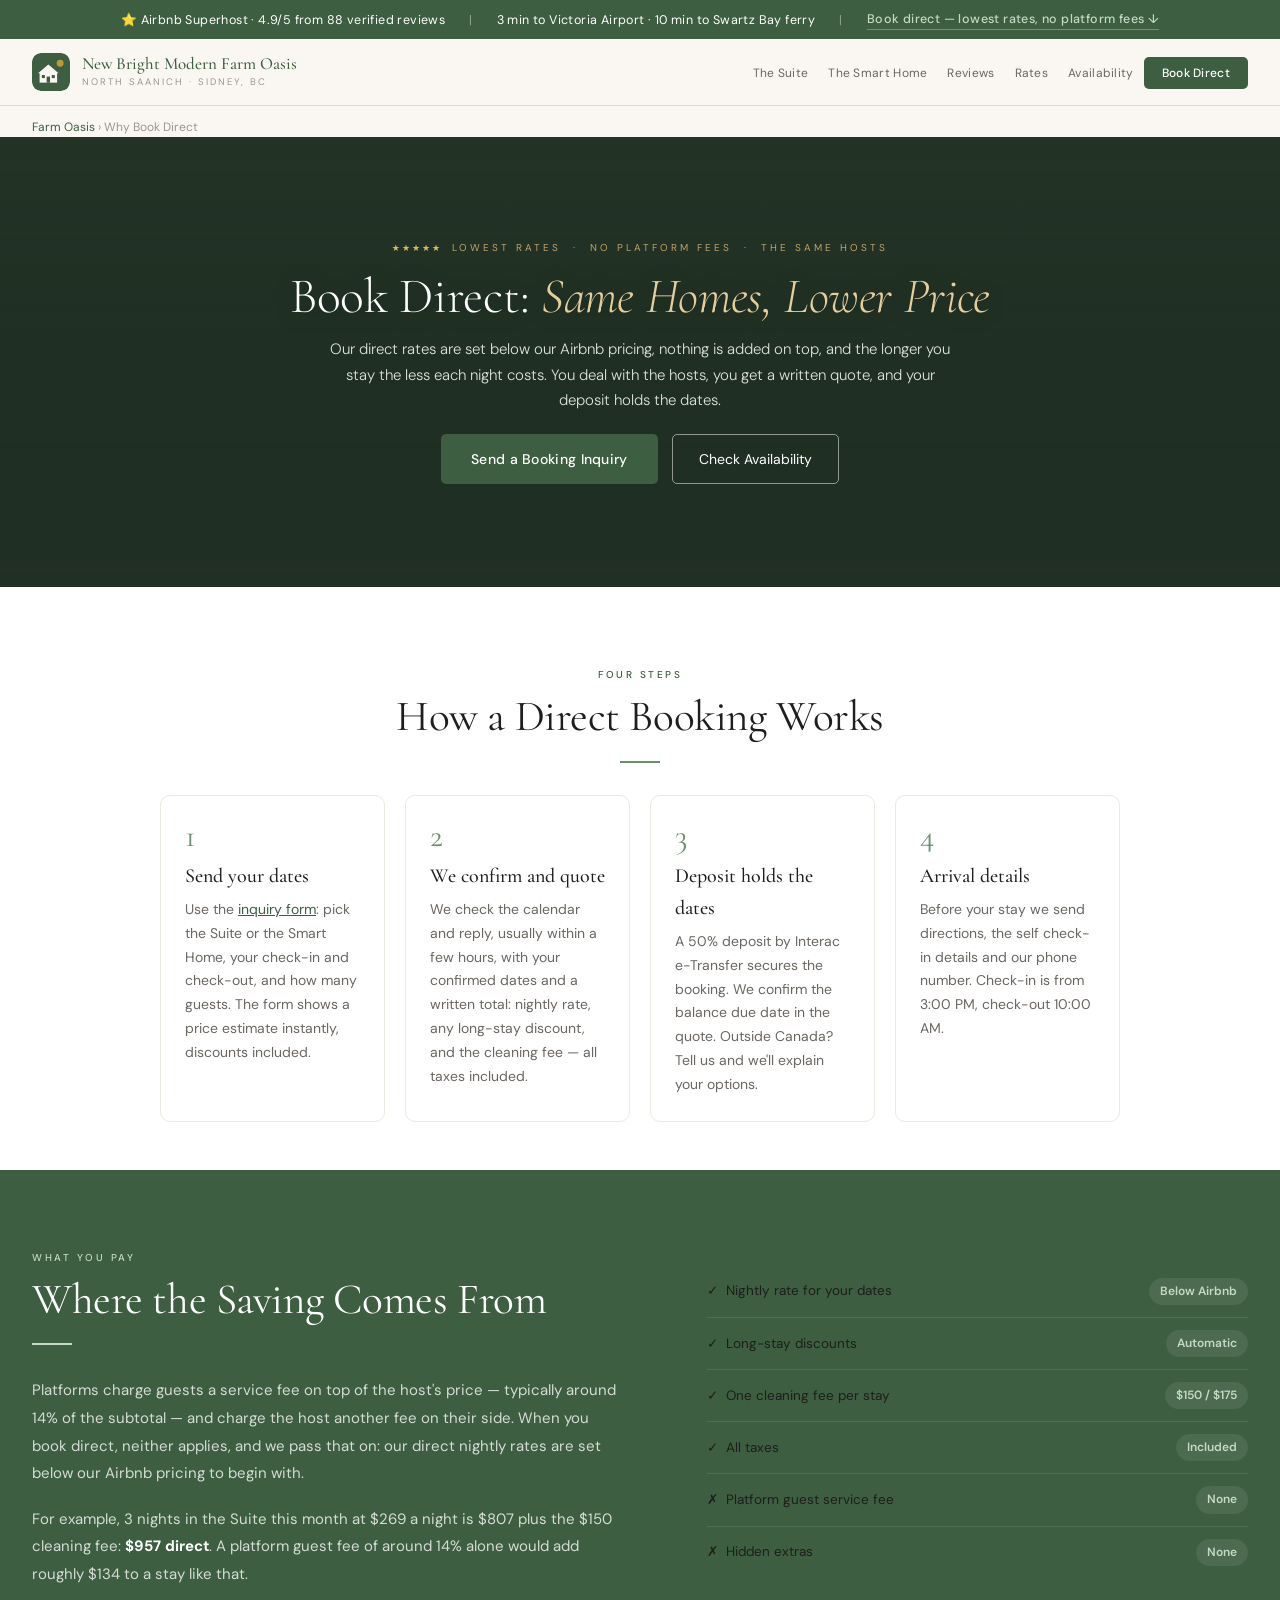
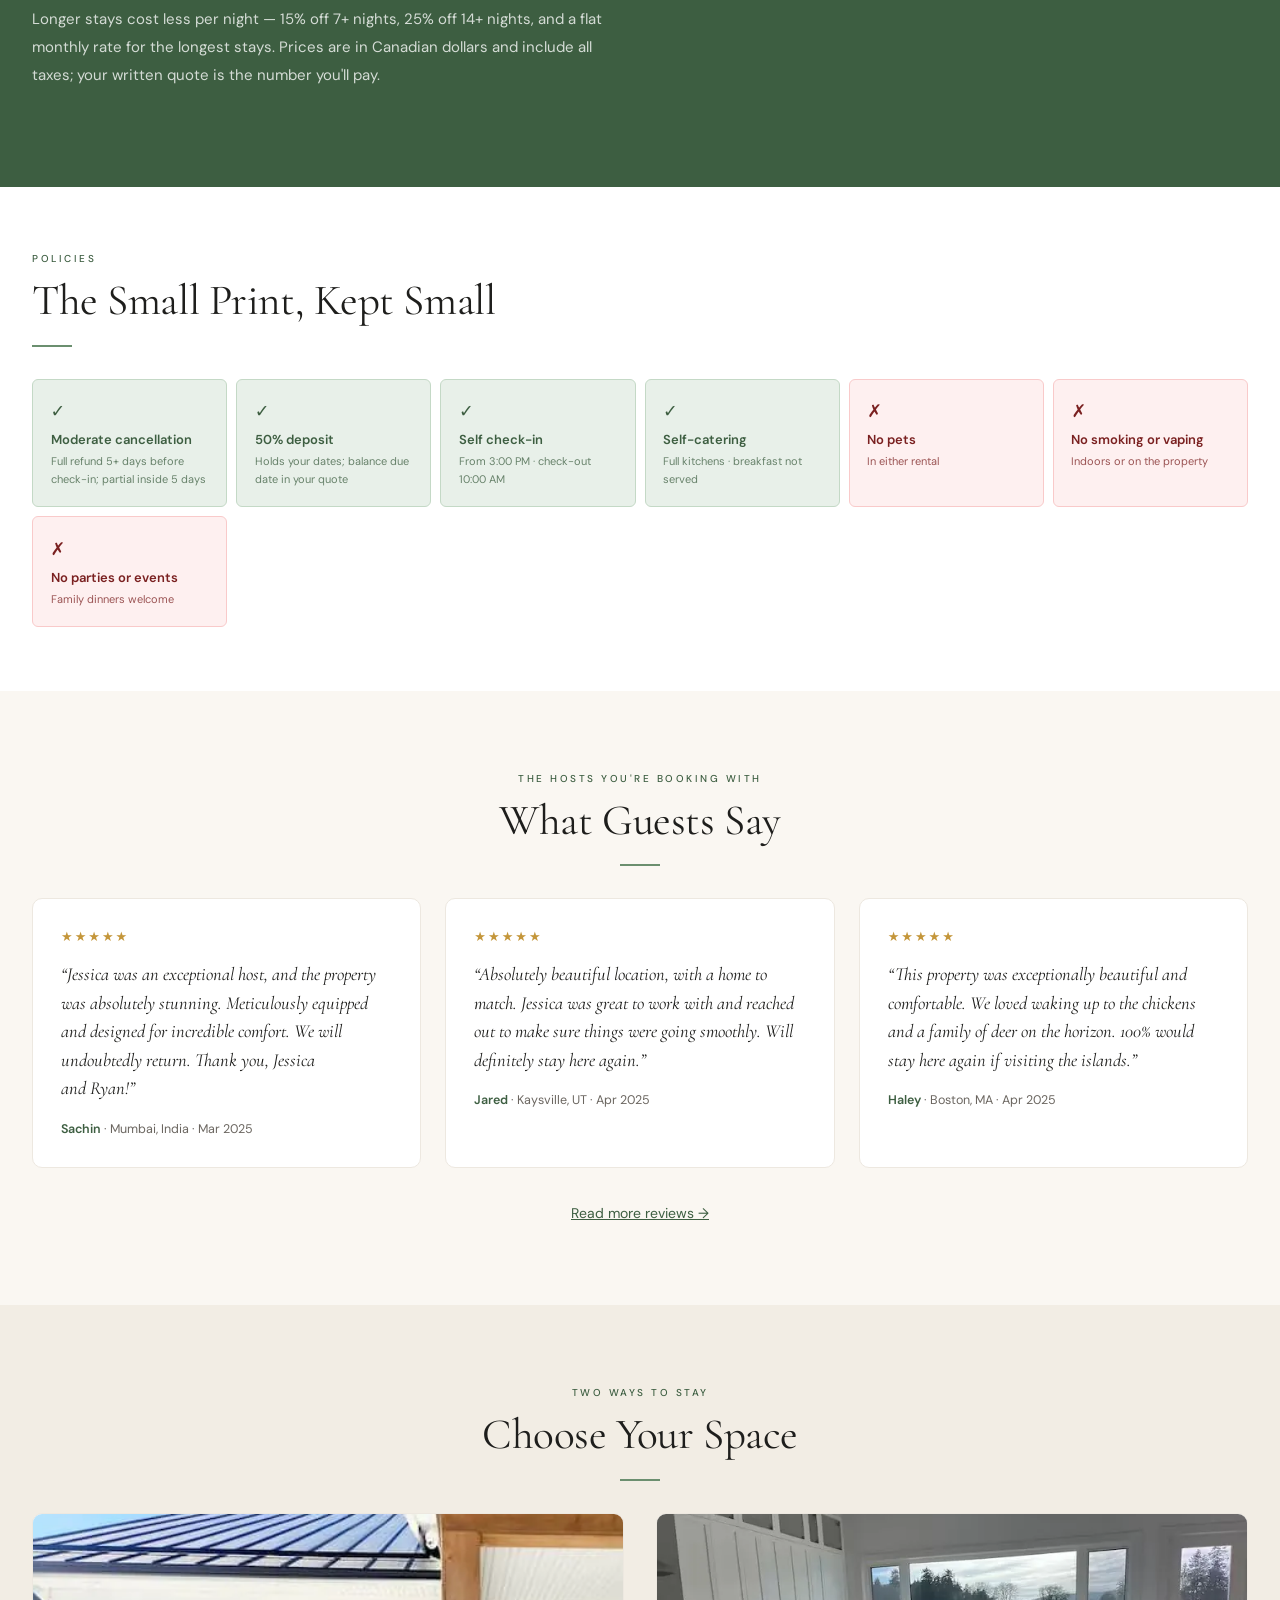
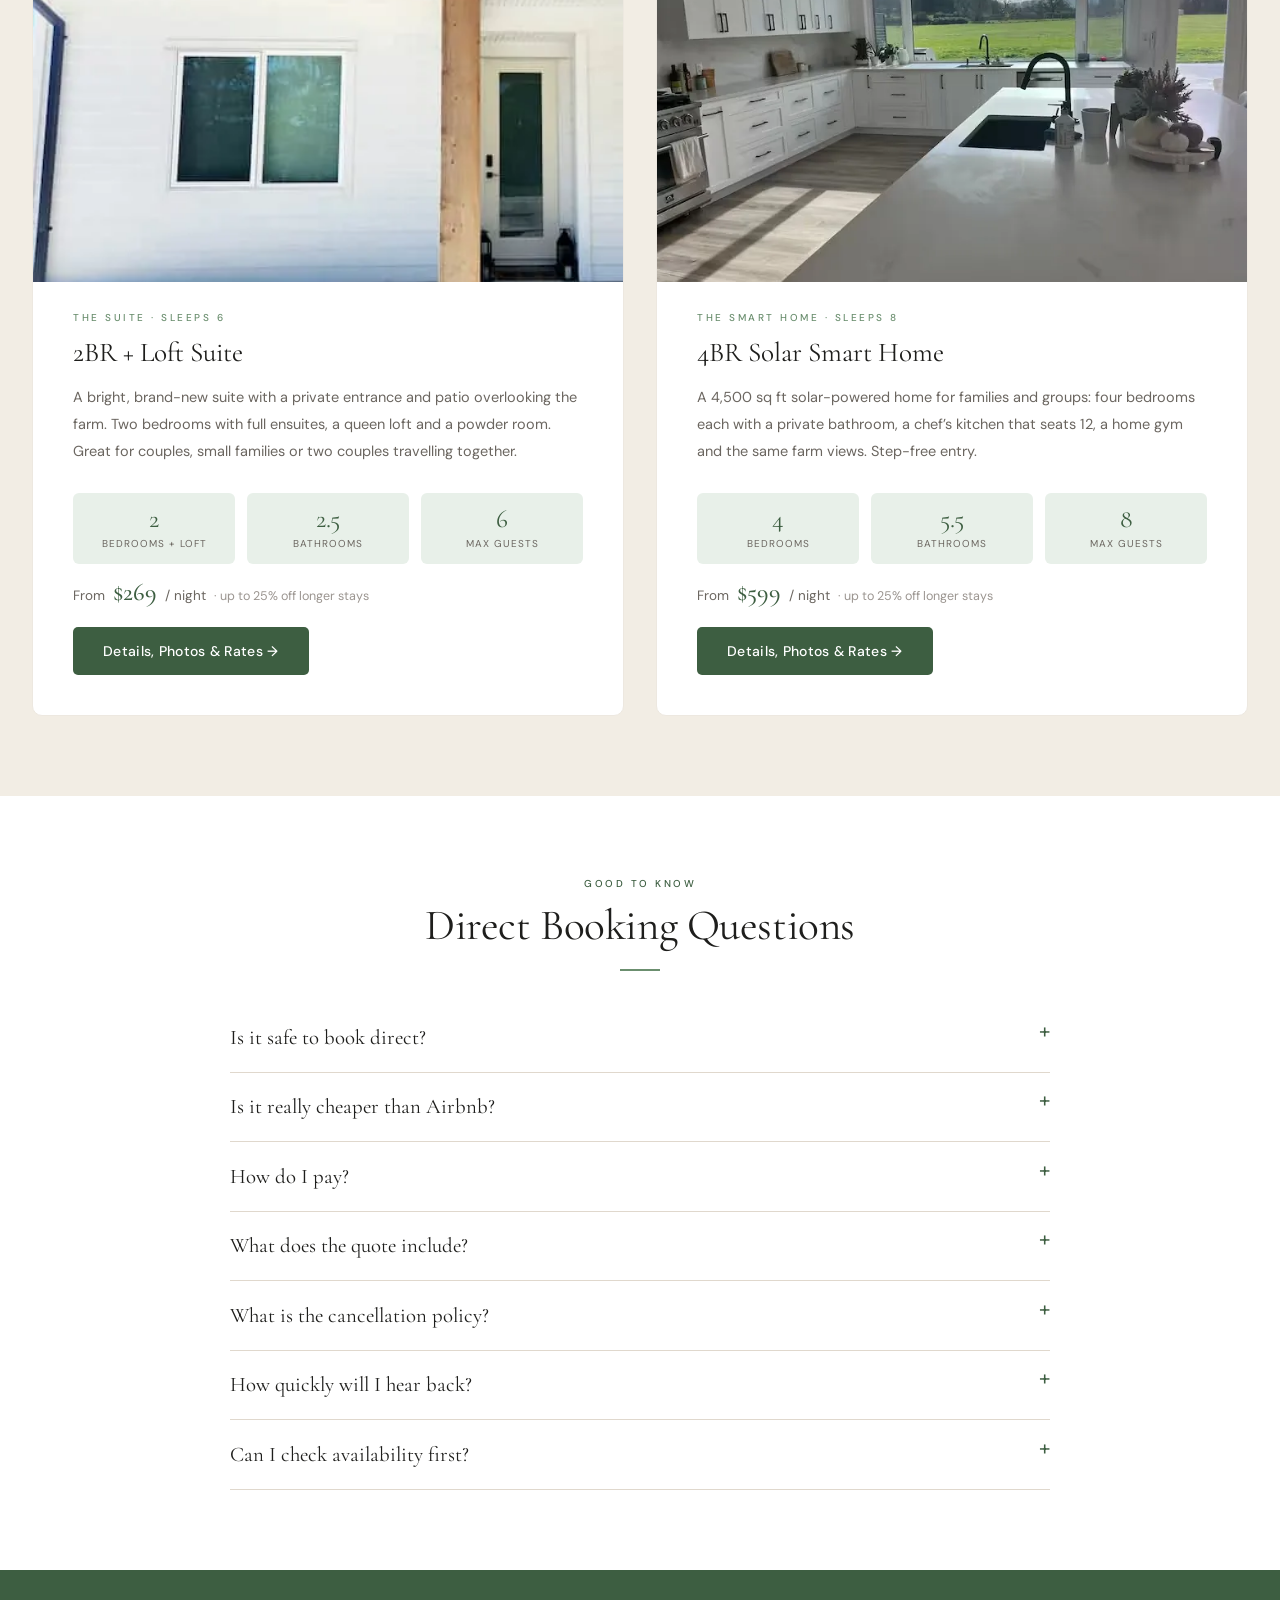
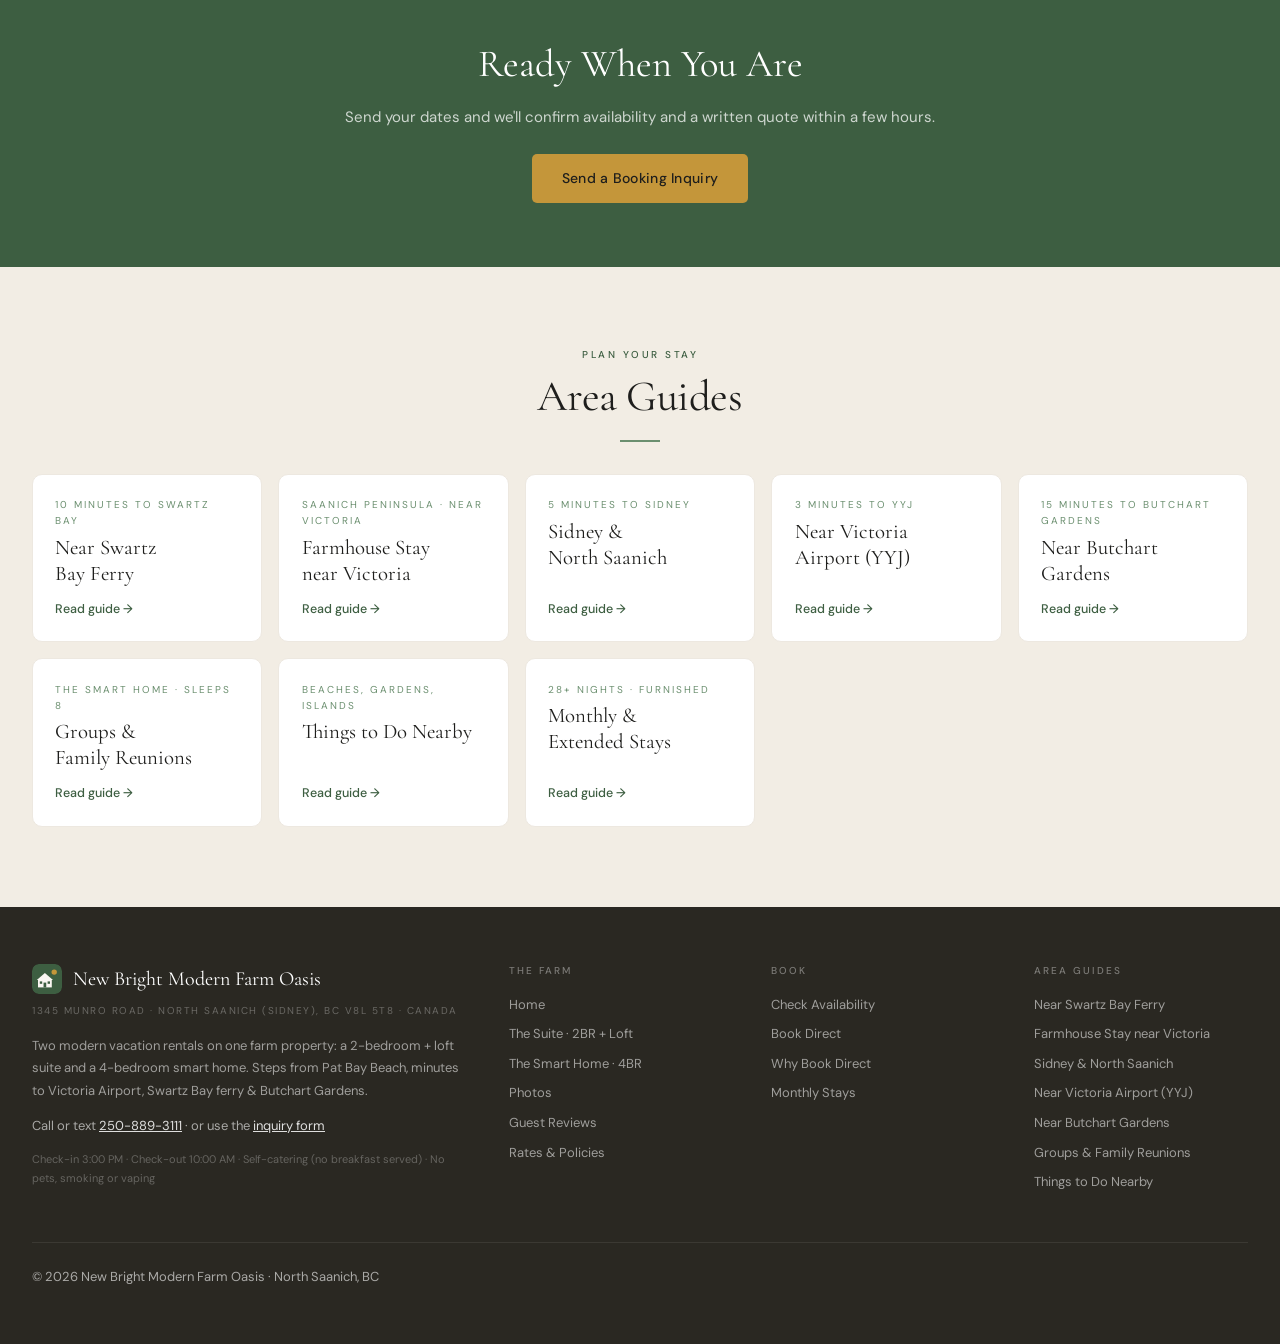
<file: book-direct/index.html>
<!DOCTYPE html>
<html lang="en">
<head>
<meta charset="UTF-8">
<meta name="viewport" content="width=device-width, initial-scale=1.0">
<title>Book Direct &amp; Save — How Direct Booking Works | Farm Oasis, Sidney BC</title>
<meta name="description" content="Book the Suite or the Smart Home directly with the hosts: no platform fees, a written quote within hours, a 50% deposit holds your dates, moderate cancellation.">
<meta name="robots" content="index, follow">
<link rel="canonical" href="https://victoriabnb.ca/book-direct/">
<meta property="og:type" content="website">
<meta property="og:site_name" content="New Bright Modern Farm Oasis">
<meta property="og:locale" content="en_CA">
<meta property="og:title" content="Book Direct &amp; Save — How Direct Booking Works | Farm Oasis, Sidney BC">
<meta property="og:description" content="Book the Suite or the Smart Home directly with the hosts: no platform fees, a written quote within hours, a 50% deposit holds your dates, moderate cancellation.">
<meta property="og:image" content="https://victoriabnb.ca/img/og/pat-bay-beach-sunset.jpg">
<meta property="og:url" content="https://victoriabnb.ca/book-direct/">
<meta name="twitter:card" content="summary_large_image">
<meta name="twitter:title" content="Book Direct &amp; Save — How Direct Booking Works | Farm Oasis, Sidney BC">
<meta name="twitter:description" content="Book the Suite or the Smart Home directly with the hosts: no platform fees, a written quote within hours, a 50% deposit holds your dates, moderate cancellation.">
<meta name="twitter:image" content="https://victoriabnb.ca/img/og/pat-bay-beach-sunset.jpg">
<link rel="icon" href="/favicon.ico" sizes="32x32">
<link rel="icon" href="/favicon.svg" type="image/svg+xml">
<link rel="apple-touch-icon" href="/apple-touch-icon.png">
<link rel="manifest" href="/site.webmanifest">
<meta name="theme-color" content="#3D5E41">
<script type="application/ld+json">
{
  "@context": "https://schema.org",
  "@graph": [
    {
      "@type": "WebPage",
      "@id": "https://victoriabnb.ca/book-direct/#webpage",
      "url": "https://victoriabnb.ca/book-direct/",
      "name": "Book Direct & Save — How Direct Booking Works | Farm Oasis, Sidney BC",
      "description": "Book the Suite or the Smart Home directly with the hosts: no platform fees, a written quote within hours, a 50% deposit holds your dates, moderate cancellation.",
      "isPartOf": {
        "@id": "https://victoriabnb.ca/#website"
      },
      "primaryImageOfPage": "https://victoriabnb.ca/img/pat-bay-beach-sunset.webp",
      "breadcrumb": {
        "@id": "https://victoriabnb.ca/book-direct/#breadcrumb"
      },
      "about": [
        {
          "@id": "https://victoriabnb.ca/#suite"
        },
        {
          "@id": "https://victoriabnb.ca/#smarthome"
        }
      ]
    },
    {
      "@type": "BreadcrumbList",
      "@id": "https://victoriabnb.ca/book-direct/#breadcrumb",
      "itemListElement": [
        {
          "@type": "ListItem",
          "position": 1,
          "name": "Farm Oasis",
          "item": "https://victoriabnb.ca/"
        },
        {
          "@type": "ListItem",
          "position": 2,
          "name": "Book Direct",
          "item": "https://victoriabnb.ca/book-direct/"
        }
      ]
    },
    {
      "@type": "FAQPage",
      "@id": "https://victoriabnb.ca/book-direct/#faq",
      "mainEntity": [
        {
          "@type": "Question",
          "name": "Is it safe to book direct?",
          "acceptedAnswer": {
            "@type": "Answer",
            "text": "You're booking with the same hosts and the same two homes you'll find on Airbnb, where we're a Superhost with more than 80 five-star reviews. The Suite is registered with the Province of BC (registration H295535660). We confirm everything in writing before any deposit is paid."
          }
        },
        {
          "@type": "Question",
          "name": "Is it really cheaper than Airbnb?",
          "acceptedAnswer": {
            "@type": "Answer",
            "text": "Yes. Our direct rates are set below our Airbnb pricing, there's no platform guest fee on top, and longer stays are discounted further than anywhere else we list."
          }
        },
        {
          "@type": "Question",
          "name": "How do I pay?",
          "acceptedAnswer": {
            "@type": "Answer",
            "text": "By Interac e-Transfer from a Canadian bank account: a 50% deposit holds your dates and we confirm the balance due date in your quote. Travelling from the US or overseas? Say so in your inquiry and we'll let you know your options."
          }
        },
        {
          "@type": "Question",
          "name": "What does the quote include?",
          "acceptedAnswer": {
            "@type": "Answer",
            "text": "The nightly rate for your dates, any long-stay discount, the one-time cleaning fee — and all taxes. The total we write down is the total you pay, with nothing added at check-in."
          }
        },
        {
          "@type": "Question",
          "name": "What is the cancellation policy?",
          "acceptedAnswer": {
            "@type": "Answer",
            "text": "Moderate: a full refund if you cancel at least 5 days before check-in, and a partial refund inside 5 days."
          }
        },
        {
          "@type": "Question",
          "name": "How quickly will I hear back?",
          "acceptedAnswer": {
            "@type": "Answer",
            "text": "Usually within a few hours during the day, and always within 24 hours."
          }
        },
        {
          "@type": "Question",
          "name": "Can I check availability first?",
          "acceptedAnswer": {
            "@type": "Answer",
            "text": "Yes. The calendar on the home page syncs from our booking calendars every few hours. If your dates show as free, send the inquiry and we'll confirm them."
          }
        }
      ]
    }
  ]
}
</script>
<link rel="preconnect" href="https://fonts.googleapis.com">
<link rel="preconnect" href="https://fonts.gstatic.com" crossorigin>
<link href="https://fonts.googleapis.com/css2?family=Cormorant+Garamond:ital,wght@0,300;0,400;0,500;0,600;1,300;1,400&family=DM+Sans:ital,wght@0,300;0,400;0,500;0,600;1,400&display=swap" rel="stylesheet">
<link rel="stylesheet" href="/assets/site.css">
<link rel="stylesheet" href="/assets/guides.css">
<link rel="stylesheet" href="/assets/ui.css">
<style>.steps{max-width:960px;margin:2rem auto 0;display:grid;grid-template-columns:repeat(4,1fr);gap:1.25rem}.step{background:var(--white);border:1px solid var(--border-light);border-radius:10px;padding:1.5rem}.step-n{font-family:var(--serif);font-size:2rem;color:var(--sage);line-height:1}.step h3{font-family:var(--serif);font-weight:500;font-size:1.25rem;margin:0.5rem 0 0.4rem;color:var(--charcoal)}.step p{font-size:14px;color:var(--mid);line-height:1.7}@media(max-width:900px){.steps{grid-template-columns:1fr 1fr}}@media(max-width:520px){.steps{grid-template-columns:1fr}}</style>
<script src="/assets/site-config.js"></script>
<script src="/assets/pricing.js"></script>
<script src="/assets/site.js" defer></script>
</head>
<body>

<div class="announce-bar">
  <span>⭐ Airbnb Superhost · 4.9/5 from 88 verified reviews</span>
  <span class="announce-sep">|</span>
  <span>3 min to Victoria Airport · 10 min to Swartz Bay ferry</span>
  <span class="announce-sep">|</span>
  <a href="/#booking">Book direct — lowest rates, no platform fees ↓</a>
</div>

<nav id="mainNav">
  <div class="nav-inner">
    <a class="nav-logo" href="/" aria-label="New Bright Modern Farm Oasis — home">
      <svg class="nav-mark" viewBox="0 0 100 100" aria-hidden="true" focusable="false"><rect width="100" height="100" rx="22" fill="#3D5E41"/><circle cx="74" cy="27" r="9" fill="#C4963A"/><polygon points="16,53 43,30 70,53" fill="#FAF7F2"/><rect x="20" y="52" width="46" height="26" fill="#FAF7F2"/><rect x="38.5" y="62" width="9" height="16" fill="#3D5E41"/><rect x="26" y="58" width="8" height="8" fill="#3D5E41"/><rect x="52" y="58" width="8" height="8" fill="#3D5E41"/></svg>
      <span class="nav-logo-text"><span class="nav-logo-name">New Bright Modern Farm Oasis</span><span class="nav-logo-sub">North Saanich · Sidney, BC</span></span>
    </a>
    <ul class="nav-links">
      <li><a href="/the-suite/">The Suite</a></li>
      <li><a href="/the-smart-home/">The Smart Home</a></li>
      <li><a href="/#reviews">Reviews</a></li>
      <li><a href="/#pricing">Rates</a></li>
      <li><a href="/#availability">Availability</a></li>
      <li><a href="/#booking" class="nav-cta">Book Direct</a></li>
    </ul>
    <button class="hamburger" id="menuBtn" aria-label="Open menu"><span></span><span></span><span></span></button>
  </div>
</nav>
<div class="mobile-menu" id="mobileMenu">
  <button class="mobile-close" id="menuClose" aria-label="Close menu">×</button>
  <a href="/">Home</a>
  <a href="/the-suite/">The Suite</a>
  <a href="/the-smart-home/">The Smart Home</a>
  <a href="/#gallery-suite">Photos</a>
  <a href="/#pricing">Rates</a>
  <a href="/#availability">Availability</a>
  <a href="/swartz-bay-ferry-stay/">Near Swartz Bay Ferry</a><a href="/farmhouse-stay-victoria-bc/">Farmhouse Stay near Victoria</a><a href="/sidney-north-saanich-vacation-rental/">Sidney & North Saanich</a><a href="/victoria-airport-accommodation/">Near Victoria Airport (YYJ)</a><a href="/butchart-gardens-accommodation/">Near Butchart Gardens</a><a href="/group-vacation-rental-victoria/">Groups & Family Reunions</a><a href="/things-to-do-sidney-north-saanich/">Things to Do Nearby</a><a href="/monthly-stays-sidney-north-saanich/">Monthly &amp; Extended Stays</a><a href="/book-direct/">Why Book Direct</a>
  <a href="/#booking" style="color:var(--sage-dark);font-weight:600">Book Direct ↓</a>
</div>

<div class="crumbs"><a href="/">Farm Oasis</a> &rsaquo; Why Book Direct</div>

<div class="hero hero-photo hero-short">
  <picture class="hero-bg"><source media="(max-width:700px)" srcset="/img/pat-bay-beach-sunset-800.webp"><img src="/img/pat-bay-beach-sunset.webp" width="1600" height="1200" alt="" fetchpriority="high" decoding="async"></picture>
  <div class="hero-content">
    <div class="hero-eyebrow"><span class="hero-eyebrow-star">★★★★★</span> Lowest rates &nbsp;·&nbsp; no platform fees &nbsp;·&nbsp; the same hosts</div>
    <h1>Book Direct: <em>Same Homes, Lower Price</em></h1>
    <p class="hero-sub">Our direct rates are set below our Airbnb pricing, nothing is added on top, and the longer you stay the less each night costs. You deal with the hosts, you get a written quote, and your deposit holds the dates.</p>
    <div class="hero-btns">
      <a href="/#booking" class="btn-primary">Send a Booking Inquiry</a>
      <a href="/#availability" class="btn-outline">Check Availability</a>
    </div>
  </div>
</div>

<section class="about-section" style="padding-bottom:3rem">
  <div class="wrap">
    <div class="eyebrow" style="text-align:center">Four steps</div>
    <h2 class="section-title" style="text-align:center">How a Direct Booking Works</h2>
    <div class="rule" style="margin-left:auto;margin-right:auto"></div>
    <div class="steps">
      <div class="step"><div class="step-n">1</div><h3>Send your dates</h3><p>Use the <a href="/#booking" style="color:var(--sage-dark)">inquiry form</a>: pick the Suite or the Smart Home, your check-in and check-out, and how many guests. The form shows a price estimate instantly, discounts included.</p></div>
      <div class="step"><div class="step-n">2</div><h3>We confirm and quote</h3><p>We check the calendar and reply, usually within a few hours, with your confirmed dates and a written total: nightly rate, any long-stay discount, and the cleaning fee — all taxes included.</p></div>
      <div class="step"><div class="step-n">3</div><h3>Deposit holds the dates</h3><p>A 50% deposit by Interac e-Transfer secures the booking. We confirm the balance due date in the quote. Outside Canada? Tell us and we'll explain your options.</p></div>
      <div class="step"><div class="step-n">4</div><h3>Arrival details</h3><p>Before your stay we send directions, the self check-in details and our phone number. Check-in is from 3:00 PM, check-out 10:00 AM.</p></div>
    </div>
  </div>
</section>

<section class="location-section">
  <div class="loc-grid">
    <div>
      <div class="eyebrow">What you pay</div>
      <h2 class="section-title">Where the Saving Comes From</h2>
      <div class="rule"></div>
      <div class="loc-body">
        <p>Platforms charge guests a service fee on top of the host's price — typically around 14% of the subtotal — and charge the host another fee on their side. When you book direct, neither applies, and we pass that on: our direct nightly rates are set below our Airbnb pricing to begin with.</p>
        <p id="bdExample"></p>
        <p>Longer stays cost less per night — <span data-ladder="suite"></span>, and a flat monthly rate for the longest stays. Prices are in Canadian dollars and include all taxes; your written quote is the number you'll pay.</p>
      </div>
    </div>
    <div>
      <ul class="dist-list">
        <li class="dist-item"><span>✓ &nbsp;Nightly rate for your dates</span><span class="dist-time">Below Airbnb</span></li>
        <li class="dist-item"><span>✓ &nbsp;Long-stay discounts</span><span class="dist-time">Automatic</span></li>
        <li class="dist-item"><span>✓ &nbsp;One cleaning fee per stay</span><span class="dist-time" id="bdClean"></span></li>
        <li class="dist-item"><span>✓ &nbsp;All taxes</span><span class="dist-time">Included</span></li>
        <li class="dist-item"><span>✗ &nbsp;Platform guest service fee</span><span class="dist-time">None</span></li>
        <li class="dist-item"><span>✗ &nbsp;Hidden extras</span><span class="dist-time">None</span></li>
      </ul>
    </div>
  </div>
</section>
<script>
(function(){
  if(!window.Pricing)return;
  var c=Pricing.cfg('suite'), t=new Date();
  function iso(d){return d.getFullYear()+'-'+String(d.getMonth()+1).padStart(2,'0')+'-'+String(d.getDate()).padStart(2,'0');}
  var e=new Date(t);e.setDate(t.getDate()+3);
  var q=Pricing.quote('suite',iso(t),iso(e));
  if(q){
    var fee=Math.round(q.total*0.14);
    document.getElementById('bdExample').innerHTML='For example, '+q.nights+' nights in the Suite this month at '+fmtMoney(q.avgNightly)+' a night is '+fmtMoney(q.subtotal)+' plus the '+fmtMoney(q.cleaning)+' cleaning fee: <strong style="color:white">'+fmtMoney(q.total)+' direct</strong>. A platform guest fee of around 14% alone would add roughly '+fmtMoney(fee)+' to a stay like that.';
  }
  document.getElementById('bdClean').textContent=fmtMoney(c.cleaningFee||0)+' / '+fmtMoney((Pricing.cfg('smarthome')||{}).cleaningFee||0);
})();
</script>

<section class="pricing-section" style="padding-top:4rem;padding-bottom:4rem">
  <div class="wrap">
    <div class="eyebrow">Policies</div>
    <h2 class="section-title">The Small Print, Kept Small</h2>
    <div class="rule"></div>
    <div class="rules-grid" style="margin-top:1.5rem">
      <div class="rule-card rule-ok"><span class="rule-icon">✓</span><div class="rule-name">Moderate cancellation</div><div class="rule-note">Full refund 5+ days before check-in; partial inside 5 days</div></div>
      <div class="rule-card rule-ok"><span class="rule-icon">✓</span><div class="rule-name">50% deposit</div><div class="rule-note">Holds your dates; balance due date in your quote</div></div>
      <div class="rule-card rule-ok"><span class="rule-icon">✓</span><div class="rule-name">Self check-in</div><div class="rule-note">From 3:00 PM · check-out 10:00 AM</div></div>
      <div class="rule-card rule-ok"><span class="rule-icon">✓</span><div class="rule-name">Self-catering</div><div class="rule-note">Full kitchens · breakfast not served</div></div>
      <div class="rule-card rule-no"><span class="rule-icon">✗</span><div class="rule-name">No pets</div><div class="rule-note">In either rental</div></div>
      <div class="rule-card rule-no"><span class="rule-icon">✗</span><div class="rule-name">No smoking or vaping</div><div class="rule-note">Indoors or on the property</div></div>
      <div class="rule-card rule-no"><span class="rule-icon">✗</span><div class="rule-name">No parties or events</div><div class="rule-note">Family dinners welcome</div></div>
    </div>
  </div>
</section>

<section class="reviews-section">
  <div class="wrap">
    <div class="eyebrow" style="text-align:center">The hosts you're booking with</div>
    <h2 class="section-title" style="text-align:center">What Guests Say</h2>
    <div class="rule" style="margin-left:auto;margin-right:auto"></div>
  </div>
  <div class="quotes-grid"><div class="quote-card"><div class="quote-stars">★★★★★</div><p class="quote-text">&ldquo;Jessica was an exceptional host, and the property was absolutely stunning. Meticulously equipped and designed for incredible comfort. We will undoubtedly return. Thank you, Jessica and Ryan!&rdquo;</p><div class="quote-who"><strong>Sachin</strong> · Mumbai, India · Mar 2025</div></div><div class="quote-card"><div class="quote-stars">★★★★★</div><p class="quote-text">&ldquo;Absolutely beautiful location, with a home to match. Jessica was great to work with and reached out to make sure things were going smoothly. Will definitely stay here again.&rdquo;</p><div class="quote-who"><strong>Jared</strong> · Kaysville, UT · Apr 2025</div></div><div class="quote-card"><div class="quote-stars">★★★★★</div><p class="quote-text">&ldquo;This property was exceptionally beautiful and comfortable. We loved waking up to the chickens and a family of deer on the horizon. 100% would stay here again if visiting the islands.&rdquo;</p><div class="quote-who"><strong>Haley</strong> · Boston, MA · Apr 2025</div></div></div>
  <p style="text-align:center;margin-top:2rem"><a href="/#reviews" style="color:var(--sage-dark);font-size:14px">Read more reviews &rarr;</a></p>
</section>

<section class="stays-section">
  <div class="wrap">
    <div class="eyebrow" style="text-align:center">Two ways to stay</div>
    <h2 class="section-title" style="text-align:center">Choose Your Space</h2>
    <div class="rule" style="margin-left:auto;margin-right:auto"></div>
    <div class="stays-grid">
      <div class="stay-card" data-prop="suite">
        <div class="stay-ribbon">Not taking bookings right now</div>
        <div class="stay-card-img"><img src="/img/suite-exterior-farm-views.webp" alt="2-bedroom + loft suite with farm views in North Saanich" loading="lazy"></div>
        <div class="stay-card-eyebrow">The Suite &middot; Sleeps 6</div>
        <h3 class="stay-card-title">2BR + Loft Suite</h3>
        <p class="stay-card-desc">A bright, brand-new suite with a private entrance and patio overlooking the farm. Two bedrooms with full ensuites, a queen loft and a powder room. Great for couples, small families or two couples travelling together.</p>
        <div class="stay-stats">
          <div class="stay-stat"><span class="stay-stat-num">2</span><span class="stay-stat-label">Bedrooms + Loft</span></div>
          <div class="stay-stat"><span class="stay-stat-num">2.5</span><span class="stay-stat-label">Bathrooms</span></div>
          <div class="stay-stat"><span class="stay-stat-num">6</span><span class="stay-stat-label">Max Guests</span></div>
        </div>
        <div class="stay-from">From <strong data-from-price="suite"></strong> <span>/ night</span> <span class="stay-from-note">· up to <span data-max-discount="suite"></span> off longer stays</span></div>
        <p class="prop-note" hidden></p>
        <a href="/the-suite/" class="btn-primary stay-link">Details, Photos &amp; Rates &rarr;</a>
      </div>
      <div class="stay-card" data-prop="smarthome">
        <div class="stay-ribbon">Not taking bookings right now</div>
        <div class="stay-card-img"><img src="/img/smart-home-chefs-kitchen-island.webp" alt="4-bedroom solar-powered smart home chef's kitchen" loading="lazy"></div>
        <div class="stay-card-eyebrow">The Smart Home &middot; Sleeps 8</div>
        <h3 class="stay-card-title">4BR Solar Smart Home</h3>
        <p class="stay-card-desc">A 4,500&nbsp;sq&nbsp;ft solar-powered home for families and groups: four bedrooms each with a private bathroom, a chef&rsquo;s kitchen that seats 12, a home gym and the same farm views. Step-free entry.</p>
        <div class="stay-stats">
          <div class="stay-stat"><span class="stay-stat-num">4</span><span class="stay-stat-label">Bedrooms</span></div>
          <div class="stay-stat"><span class="stay-stat-num">5.5</span><span class="stay-stat-label">Bathrooms</span></div>
          <div class="stay-stat"><span class="stay-stat-num">8</span><span class="stay-stat-label">Max Guests</span></div>
        </div>
        <div class="stay-from">From <strong data-from-price="smarthome"></strong> <span>/ night</span> <span class="stay-from-note">· up to <span data-max-discount="smarthome"></span> off longer stays</span></div>
        <p class="prop-note" hidden></p>
        <a href="/the-smart-home/" class="btn-primary stay-link">Details, Photos &amp; Rates &rarr;</a>
      </div>
    </div>
  </div>
</section>

<section class="faq-section">
  <div class="wrap">
    <div class="eyebrow" style="text-align:center">Good to know</div>
    <h2 class="section-title" style="text-align:center">Direct Booking Questions</h2>
    <div class="rule" style="margin-left:auto;margin-right:auto"></div>
    <div class="faq-list"><details><summary>Is it safe to book direct?</summary><p>You're booking with the same hosts and the same two homes you'll find on Airbnb, where we're a Superhost with more than 80 five-star reviews. The Suite is registered with the Province of BC (registration H295535660). We confirm everything in writing before any deposit is paid.</p></details><details><summary>Is it really cheaper than Airbnb?</summary><p>Yes. Our direct rates are set below our Airbnb pricing, there's no platform guest fee on top, and longer stays are discounted further than anywhere else we list.</p></details><details><summary>How do I pay?</summary><p>By Interac e-Transfer from a Canadian bank account: a 50% deposit holds your dates and we confirm the balance due date in your quote. Travelling from the US or overseas? Say so in your inquiry and we'll let you know your options.</p></details><details><summary>What does the quote include?</summary><p>The nightly rate for your dates, any long-stay discount, the one-time cleaning fee — and all taxes. The total we write down is the total you pay, with nothing added at check-in.</p></details><details><summary>What is the cancellation policy?</summary><p>Moderate: a full refund if you cancel at least 5 days before check-in, and a partial refund inside 5 days.</p></details><details><summary>How quickly will I hear back?</summary><p>Usually within a few hours during the day, and always within 24 hours.</p></details><details><summary>Can I check availability first?</summary><p>Yes. The calendar on the home page syncs from our booking calendars every few hours. If your dates show as free, send the inquiry and we'll confirm them.</p></details></div>
  </div>
</section>

<div class="cta-band">
  <h2>Ready When You Are</h2>
  <p>Send your dates and we'll confirm availability and a written quote within a few hours.</p>
  <a href="/#booking" class="btn-primary">Send a Booking Inquiry</a>
</div>

<section class="guides-section">
  <div class="wrap">
    <div class="eyebrow" style="text-align:center">Plan your stay</div>
    <h2 class="section-title" style="text-align:center">Area Guides</h2>
    <div class="rule" style="margin-left:auto;margin-right:auto"></div>
  </div>
  <div class="guides-grid"><a class="guide-card" href="/swartz-bay-ferry-stay/"><span class="guide-eyebrow">10 minutes to Swartz Bay</span><span class="guide-title">Near Swartz Bay Ferry</span><span class="guide-go">Read guide &rarr;</span></a><a class="guide-card" href="/farmhouse-stay-victoria-bc/"><span class="guide-eyebrow">Saanich Peninsula · near Victoria</span><span class="guide-title">Farmhouse Stay near Victoria</span><span class="guide-go">Read guide &rarr;</span></a><a class="guide-card" href="/sidney-north-saanich-vacation-rental/"><span class="guide-eyebrow">5 minutes to Sidney</span><span class="guide-title">Sidney & North Saanich</span><span class="guide-go">Read guide &rarr;</span></a><a class="guide-card" href="/victoria-airport-accommodation/"><span class="guide-eyebrow">3 minutes to YYJ</span><span class="guide-title">Near Victoria Airport (YYJ)</span><span class="guide-go">Read guide &rarr;</span></a><a class="guide-card" href="/butchart-gardens-accommodation/"><span class="guide-eyebrow">15 minutes to Butchart Gardens</span><span class="guide-title">Near Butchart Gardens</span><span class="guide-go">Read guide &rarr;</span></a><a class="guide-card" href="/group-vacation-rental-victoria/"><span class="guide-eyebrow">The Smart Home · sleeps 8</span><span class="guide-title">Groups & Family Reunions</span><span class="guide-go">Read guide &rarr;</span></a><a class="guide-card" href="/things-to-do-sidney-north-saanich/"><span class="guide-eyebrow">Beaches, gardens, islands</span><span class="guide-title">Things to Do Nearby</span><span class="guide-go">Read guide &rarr;</span></a><a class="guide-card" href="/monthly-stays-sidney-north-saanich/"><span class="guide-eyebrow">28+ nights · furnished</span><span class="guide-title">Monthly &amp; Extended Stays</span><span class="guide-go">Read guide &rarr;</span></a></div>
</section>

<footer>
  <div class="footer-grid">
    <div>
      <div class="footer-brand"><svg class="nav-mark footer-mark" viewBox="0 0 100 100" aria-hidden="true" focusable="false"><rect width="100" height="100" rx="22" fill="#3D5E41"/><circle cx="74" cy="27" r="9" fill="#C4963A"/><polygon points="16,53 43,30 70,53" fill="#FAF7F2"/><rect x="20" y="52" width="46" height="26" fill="#FAF7F2"/><rect x="38.5" y="62" width="9" height="16" fill="#3D5E41"/><rect x="26" y="58" width="8" height="8" fill="#3D5E41"/><rect x="52" y="58" width="8" height="8" fill="#3D5E41"/></svg><div class="footer-name">New Bright Modern Farm Oasis</div></div>
      <div class="footer-loc">1345 Munro Road · North Saanich (Sidney), BC V8L 5T8 · Canada</div>
      <p>Two modern vacation rentals on one farm property: a 2-bedroom + loft suite and a 4-bedroom smart home. Steps from Pat Bay Beach, minutes to Victoria Airport, Swartz Bay ferry &amp; Butchart Gardens.</p>
      <p style="margin-top:0.75rem;font-size:13px;color:rgba(255,255,255,0.6)">Call or text <a href="tel:+12508893111" style="color:rgba(255,255,255,0.85)">250-889-3111</a> · or use the <a href="/#booking" style="color:rgba(255,255,255,0.85)">inquiry form</a></p>
      <p style="margin-top:0.75rem;font-size:11px;color:rgba(255,255,255,0.28)">Check-in 3:00 PM · Check-out 10:00 AM · Self-catering (no breakfast served) · No pets, smoking or vaping</p>
    </div>
    <div class="footer-col">
      <h4>The Farm</h4>
      <ul>
        <li><a href="/">Home</a></li>
        <li><a href="/the-suite/">The Suite &middot; 2BR + Loft</a></li>
        <li><a href="/the-smart-home/">The Smart Home &middot; 4BR</a></li>
        <li><a href="/#gallery-suite">Photos</a></li>
        <li><a href="/#reviews">Guest Reviews</a></li>
        <li><a href="/#pricing">Rates &amp; Policies</a></li>
      </ul>
    </div>
    <div class="footer-col">
      <h4>Book</h4>
      <ul>
        <li><a href="/#availability">Check Availability</a></li>
        <li><a href="/#booking">Book Direct</a></li>
        <li><a href="/book-direct/">Why Book Direct</a></li>
        <li><a href="/monthly-stays-sidney-north-saanich/">Monthly Stays</a></li>
      </ul>
    </div>
    <div class="footer-col">
      <h4>Area Guides</h4>
      <ul><li><a href="/swartz-bay-ferry-stay/">Near Swartz Bay Ferry</a></li><li><a href="/farmhouse-stay-victoria-bc/">Farmhouse Stay near Victoria</a></li><li><a href="/sidney-north-saanich-vacation-rental/">Sidney & North Saanich</a></li><li><a href="/victoria-airport-accommodation/">Near Victoria Airport (YYJ)</a></li><li><a href="/butchart-gardens-accommodation/">Near Butchart Gardens</a></li><li><a href="/group-vacation-rental-victoria/">Groups & Family Reunions</a></li><li><a href="/things-to-do-sidney-north-saanich/">Things to Do Nearby</a></li></ul>
    </div>
  </div>
  <div class="footer-bottom">
    <span>© <span id="footerYear">2026</span> New Bright Modern Farm Oasis · North Saanich, BC</span>
  </div>
</footer>

<script>
(function(){
  var m=document.getElementById('mobileMenu');
  document.getElementById('menuBtn').onclick=function(){m.classList.add('open')};
  document.getElementById('menuClose').onclick=function(){m.classList.remove('open')};
  m.querySelectorAll('a').forEach(function(a){a.addEventListener('click',function(){m.classList.remove('open')})});
  var y=document.getElementById('footerYear');if(y)y.textContent=new Date().getFullYear();
})();
</script>
</body>
</html>
</file>
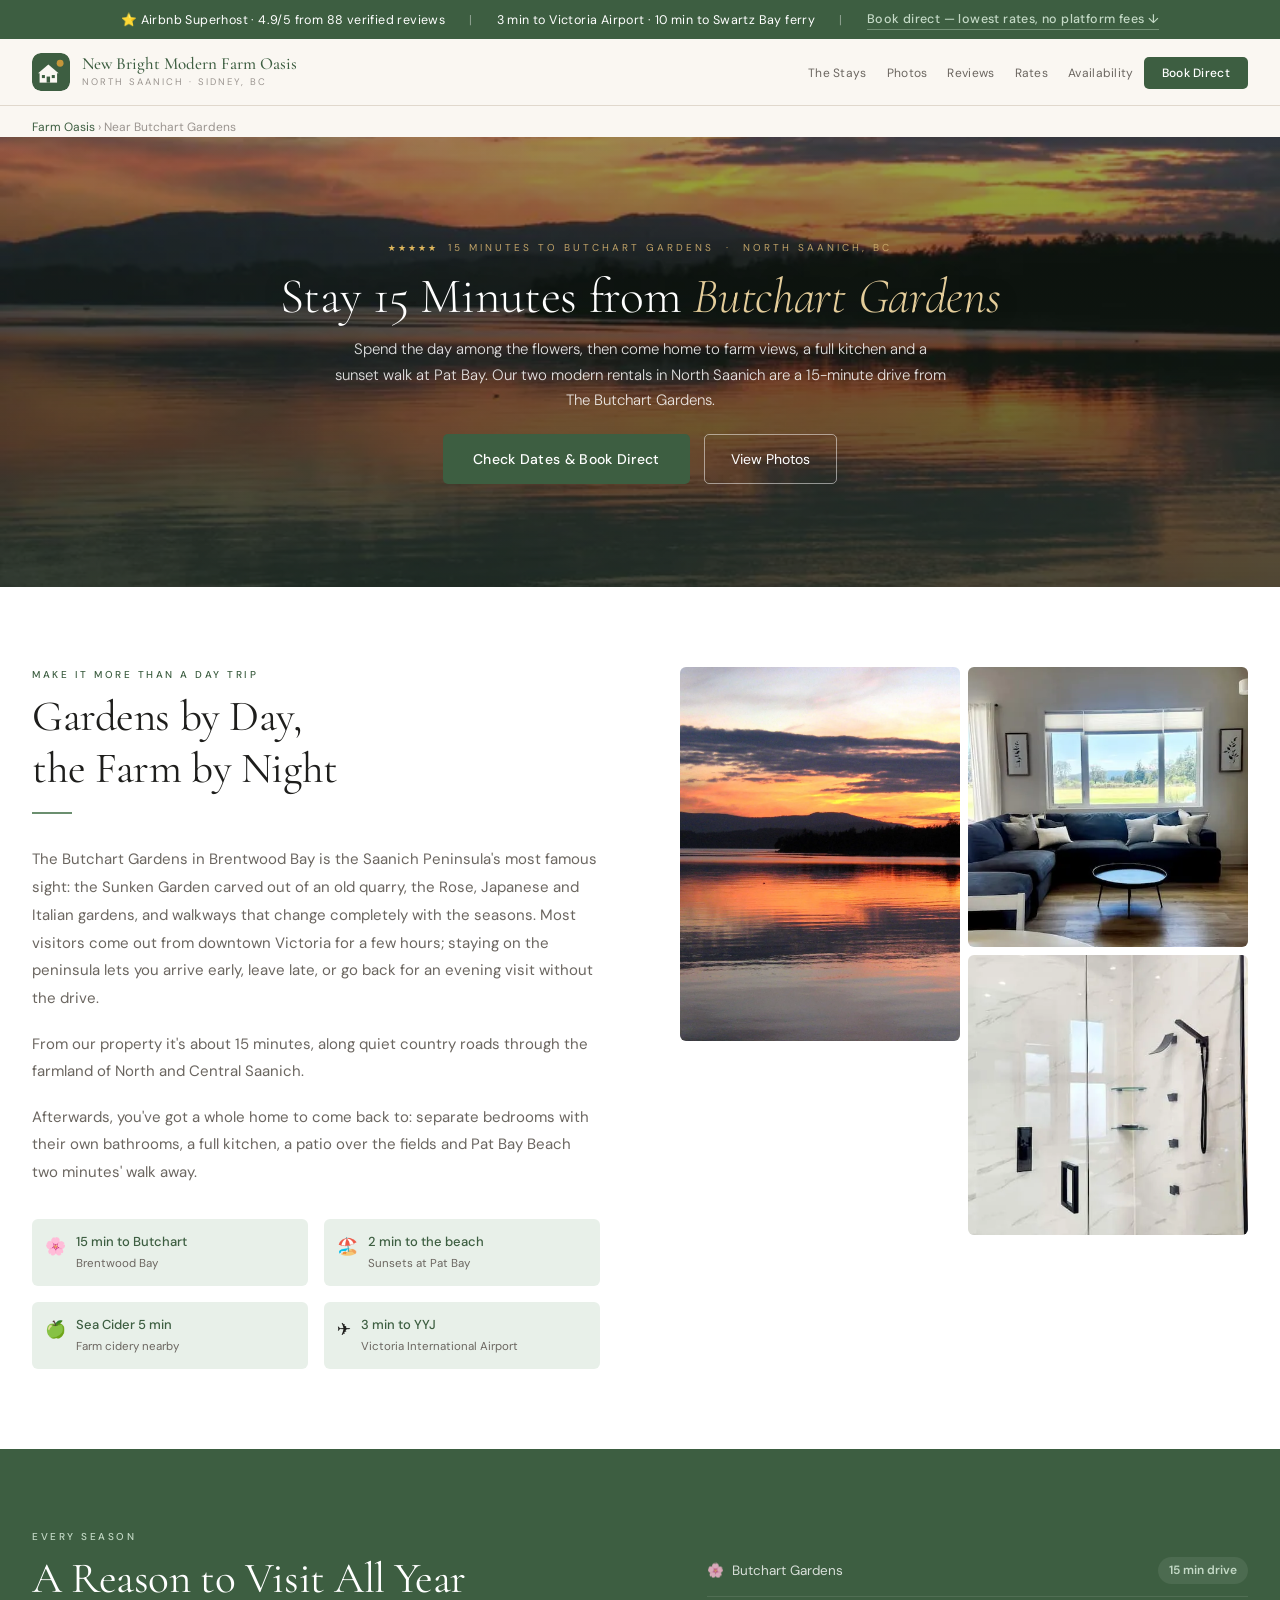
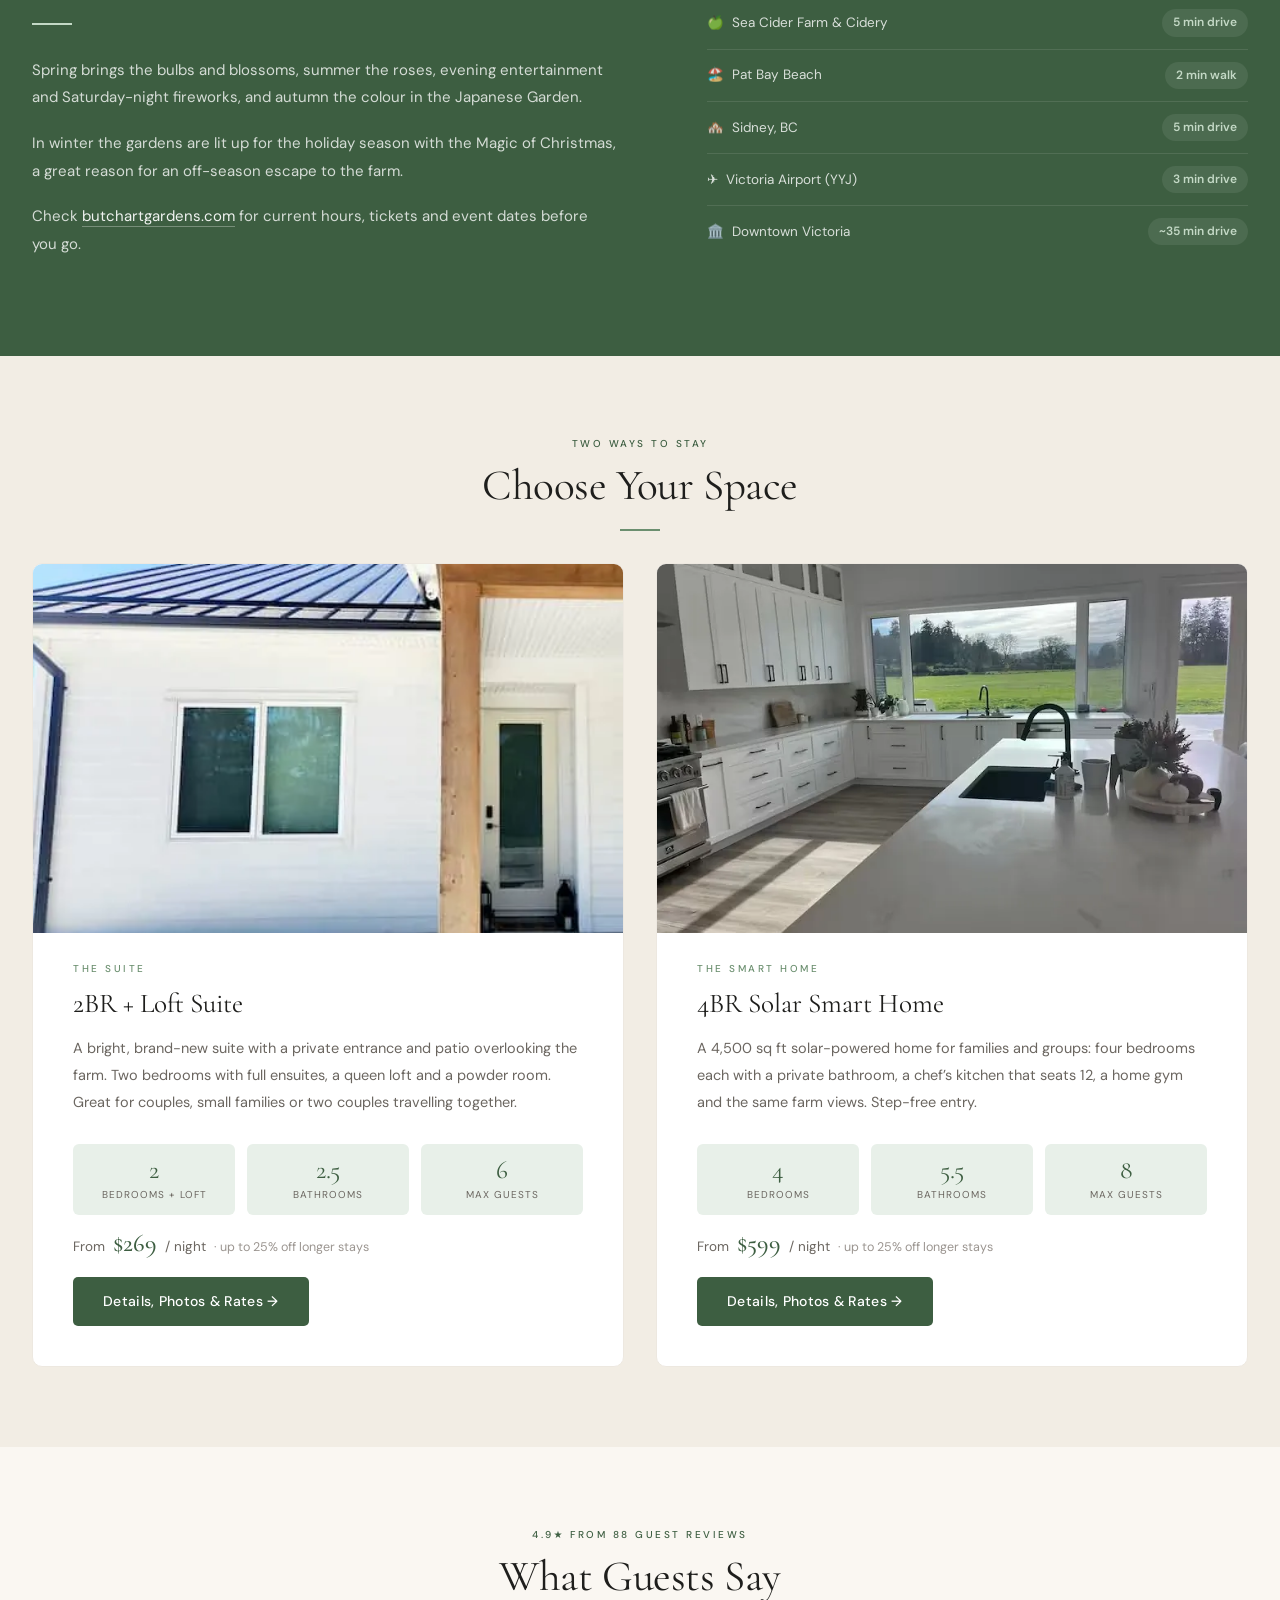
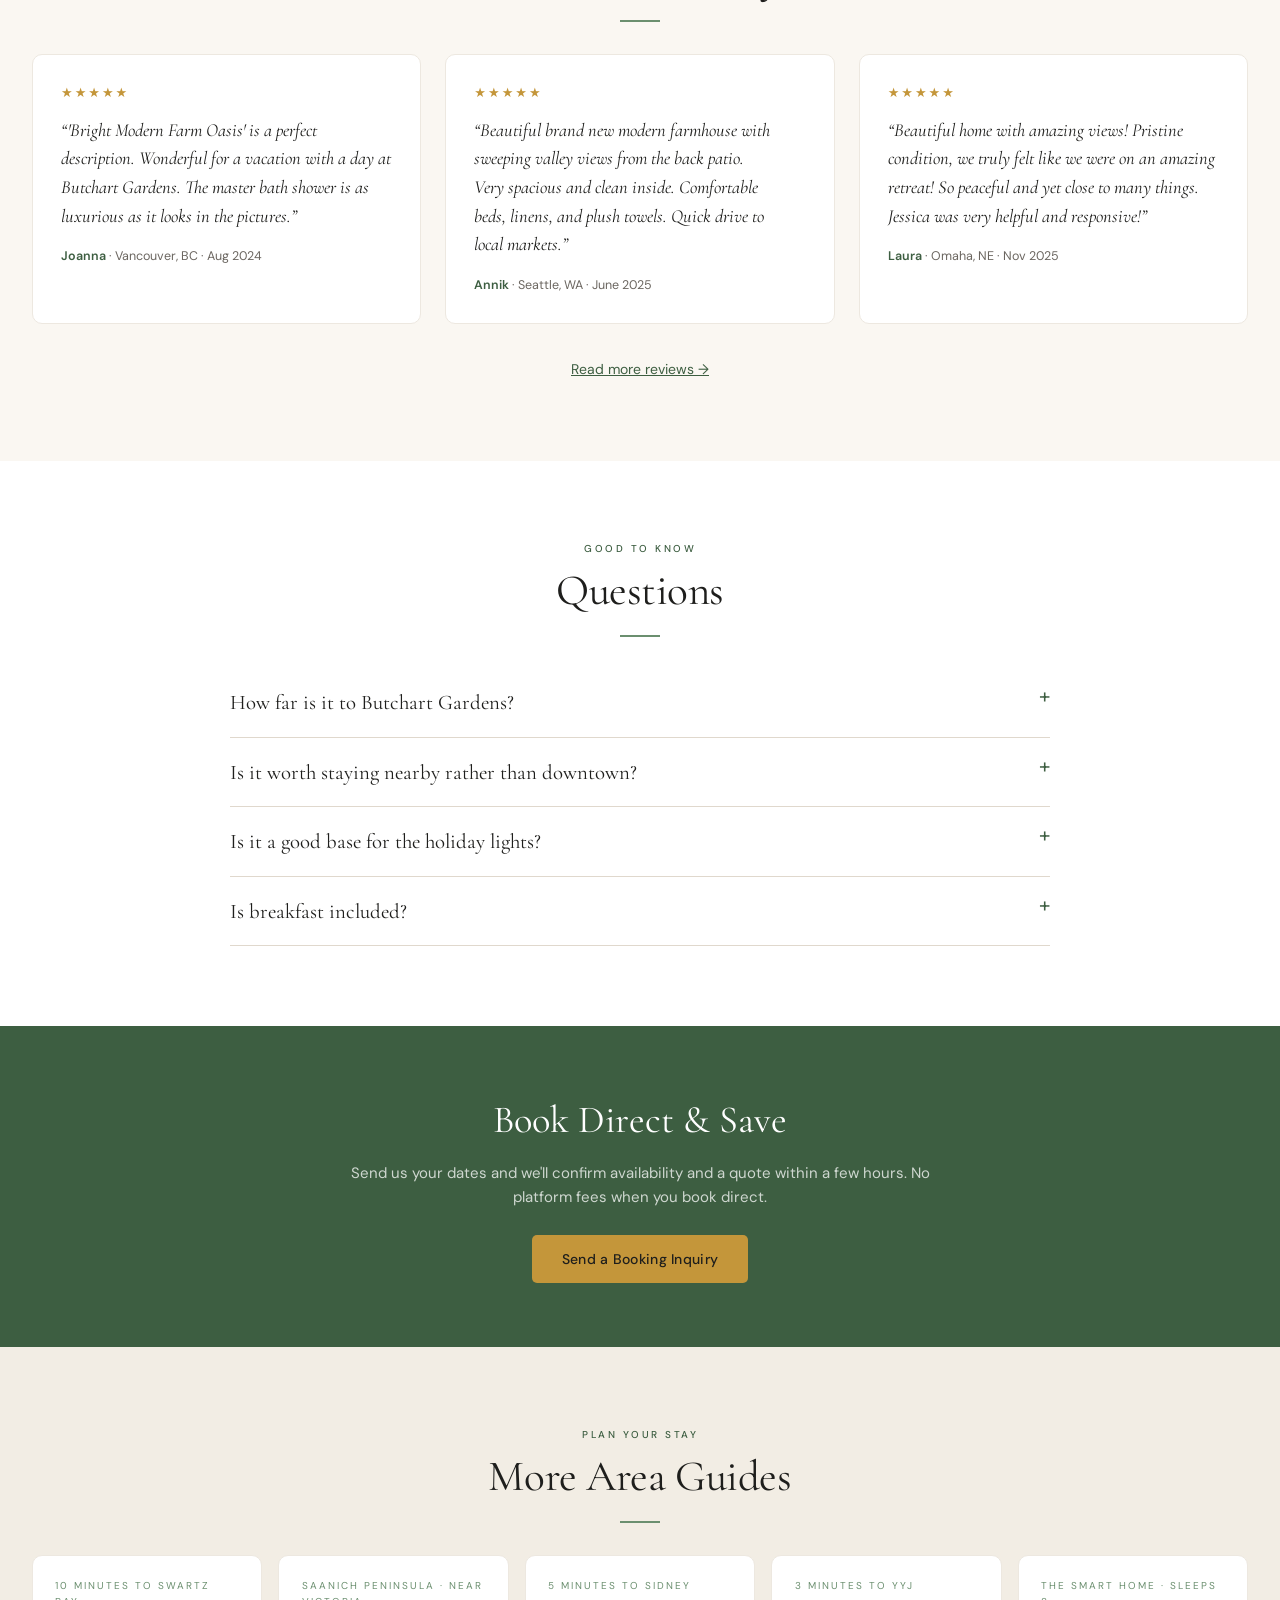
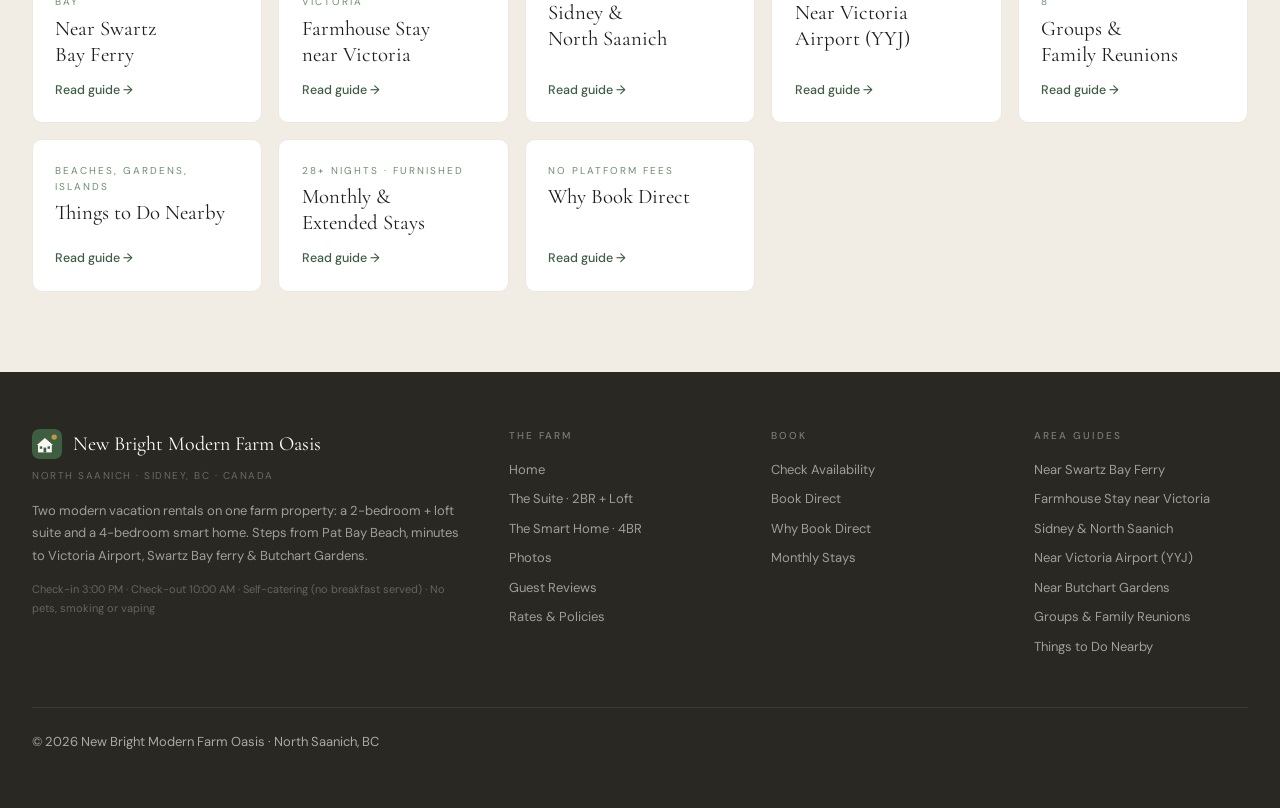
<file: butchart-gardens-accommodation/index.html>
<!DOCTYPE html>
<html lang="en">
<head>
<meta charset="UTF-8">
<meta name="viewport" content="width=device-width, initial-scale=1.0">
<title>Accommodation near Butchart Gardens | 15 Min, North Saanich BC</title>
<meta name="description" content="Stay 15 minutes from The Butchart Gardens in a modern farmhouse rental: a 2BR + loft suite or 4BR home in North Saanich, steps to Pat Bay Beach. Superhost, 4.9★.">
<meta name="robots" content="index, follow">
<link rel="canonical" href="https://victoriabnb.ca/butchart-gardens-accommodation/">
<meta property="og:type" content="website">
<meta property="og:site_name" content="New Bright Modern Farm Oasis">
<meta property="og:locale" content="en_CA">
<meta property="og:title" content="Accommodation near Butchart Gardens | 15 Min, North Saanich BC">
<meta property="og:description" content="Stay 15 minutes from The Butchart Gardens in a modern farmhouse rental: a 2BR + loft suite or 4BR home in North Saanich, steps to Pat Bay Beach. Superhost, 4.9★.">
<meta property="og:image" content="https://victoriabnb.ca/img/og/pat-bay-beach-sunset.jpg">
<meta property="og:url" content="https://victoriabnb.ca/butchart-gardens-accommodation/">
<meta name="twitter:card" content="summary_large_image">
<meta name="twitter:title" content="Accommodation near Butchart Gardens | 15 Min, North Saanich BC">
<meta name="twitter:description" content="Stay 15 minutes from The Butchart Gardens in a modern farmhouse rental: a 2BR + loft suite or 4BR home in North Saanich, steps to Pat Bay Beach. Superhost, 4.9★.">
<meta name="twitter:image" content="https://victoriabnb.ca/img/og/pat-bay-beach-sunset.jpg">
<link rel="icon" href="/favicon.ico" sizes="32x32">
<link rel="icon" href="/favicon.svg" type="image/svg+xml">
<link rel="apple-touch-icon" href="/apple-touch-icon.png">
<link rel="manifest" href="/site.webmanifest">
<meta name="theme-color" content="#3D5E41">
<script type="application/ld+json">
{
  "@context": "https://schema.org",
  "@graph": [
    {
      "@type": "WebPage",
      "@id": "https://victoriabnb.ca/butchart-gardens-accommodation/",
      "url": "https://victoriabnb.ca/butchart-gardens-accommodation/",
      "name": "Accommodation near Butchart Gardens | 15 Min, North Saanich BC",
      "description": "Stay 15 minutes from The Butchart Gardens in a modern farmhouse rental: a 2BR + loft suite or 4BR home in North Saanich, steps to Pat Bay Beach. Superhost, 4.9★.",
      "isPartOf": {
        "@id": "https://victoriabnb.ca/#website"
      },
      "about": [
        {
          "@id": "https://victoriabnb.ca/#suite"
        },
        {
          "@id": "https://victoriabnb.ca/#smarthome"
        }
      ],
      "primaryImageOfPage": "https://victoriabnb.ca/img/pat-bay-beach-sunset.webp",
      "breadcrumb": {
        "@id": "https://victoriabnb.ca/butchart-gardens-accommodation/#breadcrumb"
      }
    },
    {
      "@type": "BreadcrumbList",
      "@id": "https://victoriabnb.ca/butchart-gardens-accommodation/#breadcrumb",
      "itemListElement": [
        {
          "@type": "ListItem",
          "position": 1,
          "name": "Farm Oasis",
          "item": "https://victoriabnb.ca/"
        },
        {
          "@type": "ListItem",
          "position": 2,
          "name": "Near Butchart Gardens",
          "item": "https://victoriabnb.ca/butchart-gardens-accommodation/"
        }
      ]
    },
    {
      "@type": "FAQPage",
      "@id": "https://victoriabnb.ca/butchart-gardens-accommodation/#faq",
      "mainEntity": [
        {
          "@type": "Question",
          "name": "How far is it to Butchart Gardens?",
          "acceptedAnswer": {
            "@type": "Answer",
            "text": "About a 15-minute drive to The Butchart Gardens in Brentwood Bay."
          }
        },
        {
          "@type": "Question",
          "name": "Is it worth staying nearby rather than downtown?",
          "acceptedAnswer": {
            "@type": "Answer",
            "text": "If the gardens are a highlight of your trip, yes. You can arrive at opening, come back for the evening, and skip the drive out from downtown Victoria, which is about 35 minutes from the farm."
          }
        },
        {
          "@type": "Question",
          "name": "Is it a good base for the holiday lights?",
          "acceptedAnswer": {
            "@type": "Answer",
            "text": "Yes. The gardens' Magic of Christmas runs through the holiday season, and both rentals are cosy winter stays. The Suite has in-floor heating."
          }
        },
        {
          "@type": "Question",
          "name": "Is breakfast included?",
          "acceptedAnswer": {
            "@type": "Answer",
            "text": "No — we're a self-catering stay rather than a traditional B&B. Both rentals have a full kitchen with cooking basics, coffee and a coffee maker, and Sidney's grocery stores and cafés are about 5 minutes away."
          }
        }
      ]
    }
  ]
}
</script>
<link rel="preconnect" href="https://fonts.googleapis.com">
<link rel="preconnect" href="https://fonts.gstatic.com" crossorigin>
<link href="https://fonts.googleapis.com/css2?family=Cormorant+Garamond:ital,wght@0,300;0,400;0,500;0,600;1,300;1,400&family=DM+Sans:ital,wght@0,300;0,400;0,500;0,600;1,400&display=swap" rel="stylesheet">
<link rel="stylesheet" href="/assets/site.css">
<link rel="stylesheet" href="/assets/guides.css">
<link rel="stylesheet" href="/assets/ui.css">
<script src="/assets/site-config.js"></script>
<script src="/assets/pricing.js"></script>
<script src="/assets/site.js" defer></script>
</head>
<body>

<div class="announce-bar">
  <span>⭐ Airbnb Superhost · 4.9/5 from 88 verified reviews</span>
  <span class="announce-sep">|</span>
  <span>3 min to Victoria Airport · 10 min to Swartz Bay ferry</span>
  <span class="announce-sep">|</span>
  <a href="/#booking">Book direct — lowest rates, no platform fees ↓</a>
</div>

<nav id="mainNav">
  <div class="nav-inner">
    <a class="nav-logo" href="/" aria-label="New Bright Modern Farm Oasis — home">
      <svg class="nav-mark" viewBox="0 0 100 100" aria-hidden="true" focusable="false"><rect width="100" height="100" rx="22" fill="#3D5E41"/><circle cx="74" cy="27" r="9" fill="#C4963A"/><polygon points="16,53 43,30 70,53" fill="#FAF7F2"/><rect x="20" y="52" width="46" height="26" fill="#FAF7F2"/><rect x="38.5" y="62" width="9" height="16" fill="#3D5E41"/><rect x="26" y="58" width="8" height="8" fill="#3D5E41"/><rect x="52" y="58" width="8" height="8" fill="#3D5E41"/></svg>
      <span class="nav-logo-text"><span class="nav-logo-name">New Bright Modern Farm Oasis</span><span class="nav-logo-sub">North Saanich · Sidney, BC</span></span>
    </a>
    <ul class="nav-links">
      <li><a href="/#stays">The Stays</a></li>
      <li><a href="/#gallery-suite">Photos</a></li>
      <li><a href="/#reviews">Reviews</a></li>
      <li><a href="/#pricing">Rates</a></li>
      <li><a href="/#availability">Availability</a></li>
      <li><a href="/#booking" class="nav-cta">Book Direct</a></li>
    </ul>
    <button class="hamburger" id="menuBtn" aria-label="Open menu"><span></span><span></span><span></span></button>
  </div>
</nav>
<div class="mobile-menu" id="mobileMenu">
  <button class="mobile-close" id="menuClose" aria-label="Close menu">×</button>
  <a href="/">Home</a>
  <a href="/#stays">The Stays</a>
  <a href="/#gallery-suite">Photos</a>
  <a href="/#pricing">Rates</a>
  <a href="/#availability">Availability</a>
    <a href="/the-suite/">The Suite</a><a href="/the-smart-home/">The Smart Home</a><a href="/swartz-bay-ferry-stay/">Near Swartz Bay Ferry</a><a href="/farmhouse-stay-victoria-bc/">Farmhouse Stay near Victoria</a><a href="/sidney-north-saanich-vacation-rental/">Sidney & North Saanich</a><a href="/victoria-airport-accommodation/">Near Victoria Airport (YYJ)</a><a href="/butchart-gardens-accommodation/">Near Butchart Gardens</a><a href="/group-vacation-rental-victoria/">Groups & Family Reunions</a><a href="/things-to-do-sidney-north-saanich/">Things to Do Nearby</a><a href="/monthly-stays-sidney-north-saanich/">Monthly &amp; Extended Stays</a><a href="/book-direct/">Why Book Direct</a>
  <a href="/#booking" style="color:var(--sage-dark);font-weight:600">Book Direct ↓</a>
</div>

<div class="crumbs"><a href="/">Farm Oasis</a> &rsaquo; Near Butchart Gardens</div>

<div class="hero hero-photo hero-short">
  <picture class="hero-bg"><source media="(max-width:700px)" srcset="/img/pat-bay-beach-sunset-800.webp"><img src="/img/pat-bay-beach-sunset.webp" width="1600" height="1200" alt="" fetchpriority="high" decoding="async"></picture>
  <div class="hero-content">
    <div class="hero-eyebrow"><span class="hero-eyebrow-star">★★★★★</span> 15 minutes to Butchart Gardens &nbsp;·&nbsp; North Saanich, BC</div>
    <h1>Stay 15 Minutes from <em>Butchart Gardens</em></h1>
    <p class="hero-sub">Spend the day among the flowers, then come home to farm views, a full kitchen and a sunset walk at Pat Bay. Our two modern rentals in North Saanich are a 15-minute drive from The Butchart Gardens.</p>
    <div class="hero-btns">
      <a href="/#booking" class="btn-primary">Check Dates &amp; Book Direct</a>
      <a href="/#gallery-suite" class="btn-outline">View Photos</a>
    </div>
  </div>
</div>

<section class="about-section">
  <div class="wrap">
    <div class="about-grid">
      <div>
        <div class="eyebrow">Make it more than a day trip</div>
        <h2 class="section-title">Gardens by Day, the Farm by Night</h2>
        <div class="rule"></div>
        <div class="about-body"><p>The Butchart Gardens in Brentwood Bay is the Saanich Peninsula's most famous sight: the Sunken Garden carved out of an old quarry, the Rose, Japanese and Italian gardens, and walkways that change completely with the seasons. Most visitors come out from downtown Victoria for a few hours; staying on the peninsula lets you arrive early, leave late, or go back for an evening visit without the drive.</p><p>From our property it's about 15 minutes, along quiet country roads through the farmland of North and Central Saanich.</p><p>Afterwards, you've got a whole home to come back to: separate bedrooms with their own bathrooms, a full kitchen, a patio over the fields and Pat Bay Beach two minutes' walk away.</p></div>
        <div class="about-highlights"><div class="about-hl"><span class="hl-icon">🌸</span><div><div class="hl-title">15 min to Butchart</div><div class="hl-sub">Brentwood Bay</div></div></div><div class="about-hl"><span class="hl-icon">🏖️</span><div><div class="hl-title">2 min to the beach</div><div class="hl-sub">Sunsets at Pat Bay</div></div></div><div class="about-hl"><span class="hl-icon">🍏</span><div><div class="hl-title">Sea Cider 5 min</div><div class="hl-sub">Farm cidery nearby</div></div></div><div class="about-hl"><span class="hl-icon">✈️</span><div><div class="hl-title">3 min to YYJ</div><div class="hl-sub">Victoria International Airport</div></div></div></div>
      </div>
      <div class="mosaic"><img src="/img/pat-bay-beach-sunset.webp" class="tall" alt="Sunset at Pat Bay Beach, near Butchart Gardens" loading="lazy"><img src="/img/suite-living-area-with-farm-views.webp" class="sq" alt="Suite living area with farm views" loading="lazy"><img src="/img/suite-master-bath-rain-shower.webp" class="sq" alt="Suite master bathroom with rain shower" loading="lazy"></div>
    </div>
  </div>
</section>

<section class="location-section">
  <div class="loc-grid">
    <div>
      <div class="eyebrow">Every season</div>
      <h2 class="section-title">A Reason to Visit All Year</h2>
      <div class="rule"></div>
      <div class="loc-body"><p>Spring brings the bulbs and blossoms, summer the roses, evening entertainment and Saturday-night fireworks, and autumn the colour in the Japanese Garden.</p><p>In winter the gardens are lit up for the holiday season with the Magic of Christmas, a great reason for an off-season escape to the farm.</p><p>Check <a href="https://www.butchartgardens.com/" target="_blank" rel="noopener">butchartgardens.com</a> for current hours, tickets and event dates before you go.</p></div>
    </div>
    <div><ul class="dist-list"><li class="dist-item"><a href="https://www.butchartgardens.com/" target="_blank" rel="noopener">🌸 &nbsp;Butchart Gardens</a><span class="dist-time">15 min drive</span></li><li class="dist-item"><a href="https://seacider.ca/" target="_blank" rel="noopener">🍏 &nbsp;Sea Cider Farm &amp; Cidery</a><span class="dist-time">5 min drive</span></li><li class="dist-item"><a href="https://www.google.com/maps/search/?api=1&amp;query=Patricia+Bay+Beach+North+Saanich+BC" target="_blank" rel="noopener">🏖️ &nbsp;Pat Bay Beach</a><span class="dist-time">2 min walk</span></li><li class="dist-item"><a href="https://www.sidney.ca/" target="_blank" rel="noopener">🏘️ &nbsp;Sidney, BC</a><span class="dist-time">5 min drive</span></li><li class="dist-item"><a href="https://www.victoriaairport.com/" target="_blank" rel="noopener">✈️ &nbsp;Victoria Airport (YYJ)</a><span class="dist-time">3 min drive</span></li><li class="dist-item"><a href="https://www.tourismvictoria.com/" target="_blank" rel="noopener">🏛️ &nbsp;Downtown Victoria</a><span class="dist-time">~35 min drive</span></li></ul></div>
  </div>
</section>

<section class="stays-section">
  <div class="wrap">
    <div class="eyebrow" style="text-align:center">Two ways to stay</div>
    <h2 class="section-title" style="text-align:center">Choose Your Space</h2>
    <div class="rule" style="margin-left:auto;margin-right:auto"></div>
    <div class="stays-grid">
      <div class="stay-card" data-prop="suite">
        <div class="stay-ribbon">Not taking bookings right now</div>
        <div class="stay-card-img"><img src="/img/suite-exterior-farm-views.webp" alt="2-bedroom + loft suite with farm views in North Saanich" loading="lazy"></div>
        <div class="stay-card-eyebrow">The Suite</div>
        <h3 class="stay-card-title">2BR + Loft Suite</h3>
        <p class="stay-card-desc">A bright, brand-new suite with a private entrance and patio overlooking the farm. Two bedrooms with full ensuites, a queen loft and a powder room. Great for couples, small families or two couples travelling together.</p>
        <div class="stay-stats">
          <div class="stay-stat"><span class="stay-stat-num">2</span><span class="stay-stat-label">Bedrooms + Loft</span></div>
          <div class="stay-stat"><span class="stay-stat-num">2.5</span><span class="stay-stat-label">Bathrooms</span></div>
          <div class="stay-stat"><span class="stay-stat-num">6</span><span class="stay-stat-label">Max Guests</span></div>
        </div>
        <div class="stay-from">From <strong data-from-price="suite"></strong> <span>/ night</span> <span class="stay-from-note">· up to <span data-max-discount="suite"></span> off longer stays</span></div>
        <p class="prop-note" hidden></p>
        <a href="/the-suite/" class="btn-primary stay-link">Details, Photos &amp; Rates &rarr;</a>
      </div>
      <div class="stay-card" data-prop="smarthome">
        <div class="stay-ribbon">Not taking bookings right now</div>
        <div class="stay-card-img"><img src="/img/smart-home-chefs-kitchen-island.webp" alt="4-bedroom solar-powered smart home chef's kitchen" loading="lazy"></div>
        <div class="stay-card-eyebrow">The Smart Home</div>
        <h3 class="stay-card-title">4BR Solar Smart Home</h3>
        <p class="stay-card-desc">A 4,500&nbsp;sq&nbsp;ft solar-powered home for families and groups: four bedrooms each with a private bathroom, a chef&rsquo;s kitchen that seats 12, a home gym and the same farm views. Step-free entry.</p>
        <div class="stay-stats">
          <div class="stay-stat"><span class="stay-stat-num">4</span><span class="stay-stat-label">Bedrooms</span></div>
          <div class="stay-stat"><span class="stay-stat-num">5.5</span><span class="stay-stat-label">Bathrooms</span></div>
          <div class="stay-stat"><span class="stay-stat-num">8</span><span class="stay-stat-label">Max Guests</span></div>
        </div>
        <div class="stay-from">From <strong data-from-price="smarthome"></strong> <span>/ night</span> <span class="stay-from-note">· up to <span data-max-discount="smarthome"></span> off longer stays</span></div>
        <p class="prop-note" hidden></p>
        <a href="/the-smart-home/" class="btn-primary stay-link">Details, Photos &amp; Rates &rarr;</a>
      </div>
    </div>
  </div>
</section>

<section class="reviews-section">
  <div class="wrap">
    <div class="eyebrow" style="text-align:center">4.9★ from 88 guest reviews</div>
    <h2 class="section-title" style="text-align:center">What Guests Say</h2>
    <div class="rule" style="margin-left:auto;margin-right:auto"></div>
  </div>
  <div class="quotes-grid"><div class="quote-card"><div class="quote-stars">★★★★★</div><p class="quote-text">&ldquo;&#x27;Bright Modern Farm Oasis&#x27; is a perfect description. Wonderful for a vacation with a day at Butchart Gardens. The master bath shower is as luxurious as it looks in the pictures.&rdquo;</p><div class="quote-who"><strong>Joanna</strong> · Vancouver, BC · Aug 2024</div></div><div class="quote-card"><div class="quote-stars">★★★★★</div><p class="quote-text">&ldquo;Beautiful brand new modern farmhouse with sweeping valley views from the back patio. Very spacious and clean inside. Comfortable beds, linens, and plush towels. Quick drive to local markets.&rdquo;</p><div class="quote-who"><strong>Annik</strong> · Seattle, WA · June 2025</div></div><div class="quote-card"><div class="quote-stars">★★★★★</div><p class="quote-text">&ldquo;Beautiful home with amazing views! Pristine condition, we truly felt like we were on an amazing retreat! So peaceful and yet close to many things. Jessica was very helpful and responsive!&rdquo;</p><div class="quote-who"><strong>Laura</strong> · Omaha, NE · Nov 2025</div></div></div>
  <p style="text-align:center;margin-top:2rem"><a href="/#reviews" style="color:var(--sage-dark);font-size:14px">Read more reviews &rarr;</a></p>
</section>

<section class="faq-section">
  <div class="wrap">
    <div class="eyebrow" style="text-align:center">Good to know</div>
    <h2 class="section-title" style="text-align:center">Questions</h2>
    <div class="rule" style="margin-left:auto;margin-right:auto"></div>
    <div class="faq-list"><details><summary>How far is it to Butchart Gardens?</summary><p>About a 15-minute drive to The Butchart Gardens in Brentwood Bay.</p></details><details><summary>Is it worth staying nearby rather than downtown?</summary><p>If the gardens are a highlight of your trip, yes. You can arrive at opening, come back for the evening, and skip the drive out from downtown Victoria, which is about 35 minutes from the farm.</p></details><details><summary>Is it a good base for the holiday lights?</summary><p>Yes. The gardens' Magic of Christmas runs through the holiday season, and both rentals are cosy winter stays. The Suite has in-floor heating.</p></details><details><summary>Is breakfast included?</summary><p>No — we're a self-catering stay rather than a traditional B&amp;B. Both rentals have a full kitchen with cooking basics, coffee and a coffee maker, and Sidney's grocery stores and cafés are about 5 minutes away.</p></details></div>
  </div>
</section>

<div class="cta-band">
  <h2>Book Direct &amp; Save</h2>
  <p>Send us your dates and we'll confirm availability and a quote within a few hours. No platform fees when you book direct.</p>
  <a href="/#booking" class="btn-primary">Send a Booking Inquiry</a>
</div>

<section class="guides-section">
  <div class="wrap">
    <div class="eyebrow" style="text-align:center">Plan your stay</div>
    <h2 class="section-title" style="text-align:center">More Area Guides</h2>
    <div class="rule" style="margin-left:auto;margin-right:auto"></div>
  </div>
  <div class="guides-grid"><a class="guide-card" href="/swartz-bay-ferry-stay/"><span class="guide-eyebrow">10 minutes to Swartz Bay</span><span class="guide-title">Near Swartz Bay Ferry</span><span class="guide-go">Read guide &rarr;</span></a><a class="guide-card" href="/farmhouse-stay-victoria-bc/"><span class="guide-eyebrow">Saanich Peninsula · near Victoria</span><span class="guide-title">Farmhouse Stay near Victoria</span><span class="guide-go">Read guide &rarr;</span></a><a class="guide-card" href="/sidney-north-saanich-vacation-rental/"><span class="guide-eyebrow">5 minutes to Sidney</span><span class="guide-title">Sidney & North Saanich</span><span class="guide-go">Read guide &rarr;</span></a><a class="guide-card" href="/victoria-airport-accommodation/"><span class="guide-eyebrow">3 minutes to YYJ</span><span class="guide-title">Near Victoria Airport (YYJ)</span><span class="guide-go">Read guide &rarr;</span></a><a class="guide-card" href="/group-vacation-rental-victoria/"><span class="guide-eyebrow">The Smart Home · sleeps 8</span><span class="guide-title">Groups & Family Reunions</span><span class="guide-go">Read guide &rarr;</span></a><a class="guide-card" href="/things-to-do-sidney-north-saanich/"><span class="guide-eyebrow">Beaches, gardens, islands</span><span class="guide-title">Things to Do Nearby</span><span class="guide-go">Read guide &rarr;</span></a><a class="guide-card" href="/monthly-stays-sidney-north-saanich/"><span class="guide-eyebrow">28+ nights · furnished</span><span class="guide-title">Monthly &amp; Extended Stays</span><span class="guide-go">Read guide &rarr;</span></a><a class="guide-card" href="/book-direct/"><span class="guide-eyebrow">No platform fees</span><span class="guide-title">Why Book Direct</span><span class="guide-go">Read guide &rarr;</span></a></div>
</section>

<footer>
  <div class="footer-grid">
    <div>
      <div class="footer-brand"><svg class="nav-mark footer-mark" viewBox="0 0 100 100" aria-hidden="true" focusable="false"><rect width="100" height="100" rx="22" fill="#3D5E41"/><circle cx="74" cy="27" r="9" fill="#C4963A"/><polygon points="16,53 43,30 70,53" fill="#FAF7F2"/><rect x="20" y="52" width="46" height="26" fill="#FAF7F2"/><rect x="38.5" y="62" width="9" height="16" fill="#3D5E41"/><rect x="26" y="58" width="8" height="8" fill="#3D5E41"/><rect x="52" y="58" width="8" height="8" fill="#3D5E41"/></svg><div class="footer-name">New Bright Modern Farm Oasis</div></div>
      <div class="footer-loc">North Saanich · Sidney, BC · Canada</div>
      <p>Two modern vacation rentals on one farm property: a 2-bedroom + loft suite and a 4-bedroom smart home. Steps from Pat Bay Beach, minutes to Victoria Airport, Swartz Bay ferry &amp; Butchart Gardens.</p>
      <p style="margin-top:0.75rem;font-size:11px;color:rgba(255,255,255,0.28)">Check-in 3:00 PM · Check-out 10:00 AM · Self-catering (no breakfast served) · No pets, smoking or vaping</p>
    </div>
    <div class="footer-col">
      <h4>The Farm</h4>
      <ul>
        <li><a href="/">Home</a></li>
        <li><a href="/the-suite/">The Suite &middot; 2BR + Loft</a></li>
        <li><a href="/the-smart-home/">The Smart Home &middot; 4BR</a></li>
        <li><a href="/#gallery-suite">Photos</a></li>
        <li><a href="/#reviews">Guest Reviews</a></li>
        <li><a href="/#pricing">Rates &amp; Policies</a></li>
      </ul>
    </div>
    <div class="footer-col">
      <h4>Book</h4>
      <ul>
        <li><a href="/#availability">Check Availability</a></li>
        <li><a href="/#booking">Book Direct</a></li>
        <li><a href="/book-direct/">Why Book Direct</a></li>
        <li><a href="/monthly-stays-sidney-north-saanich/">Monthly Stays</a></li>
      </ul>
    </div>
    <div class="footer-col">
      <h4>Area Guides</h4>
      <ul><li><a href="/swartz-bay-ferry-stay/">Near Swartz Bay Ferry</a></li><li><a href="/farmhouse-stay-victoria-bc/">Farmhouse Stay near Victoria</a></li><li><a href="/sidney-north-saanich-vacation-rental/">Sidney & North Saanich</a></li><li><a href="/victoria-airport-accommodation/">Near Victoria Airport (YYJ)</a></li><li><a href="/butchart-gardens-accommodation/">Near Butchart Gardens</a></li><li><a href="/group-vacation-rental-victoria/">Groups & Family Reunions</a></li><li><a href="/things-to-do-sidney-north-saanich/">Things to Do Nearby</a></li></ul>
    </div>
  </div>
  <div class="footer-bottom">
    <span>© <span id="footerYear">2026</span> New Bright Modern Farm Oasis · North Saanich, BC</span>
  </div>
</footer>

<script>
(function(){
  var m=document.getElementById('mobileMenu');
  document.getElementById('menuBtn').onclick=function(){m.classList.add('open')};
  document.getElementById('menuClose').onclick=function(){m.classList.remove('open')};
  m.querySelectorAll('a').forEach(function(a){a.addEventListener('click',function(){m.classList.remove('open')})});
  var y=document.getElementById('footerYear');if(y)y.textContent=new Date().getFullYear();
})();
</script>
</body>
</html>
</file>
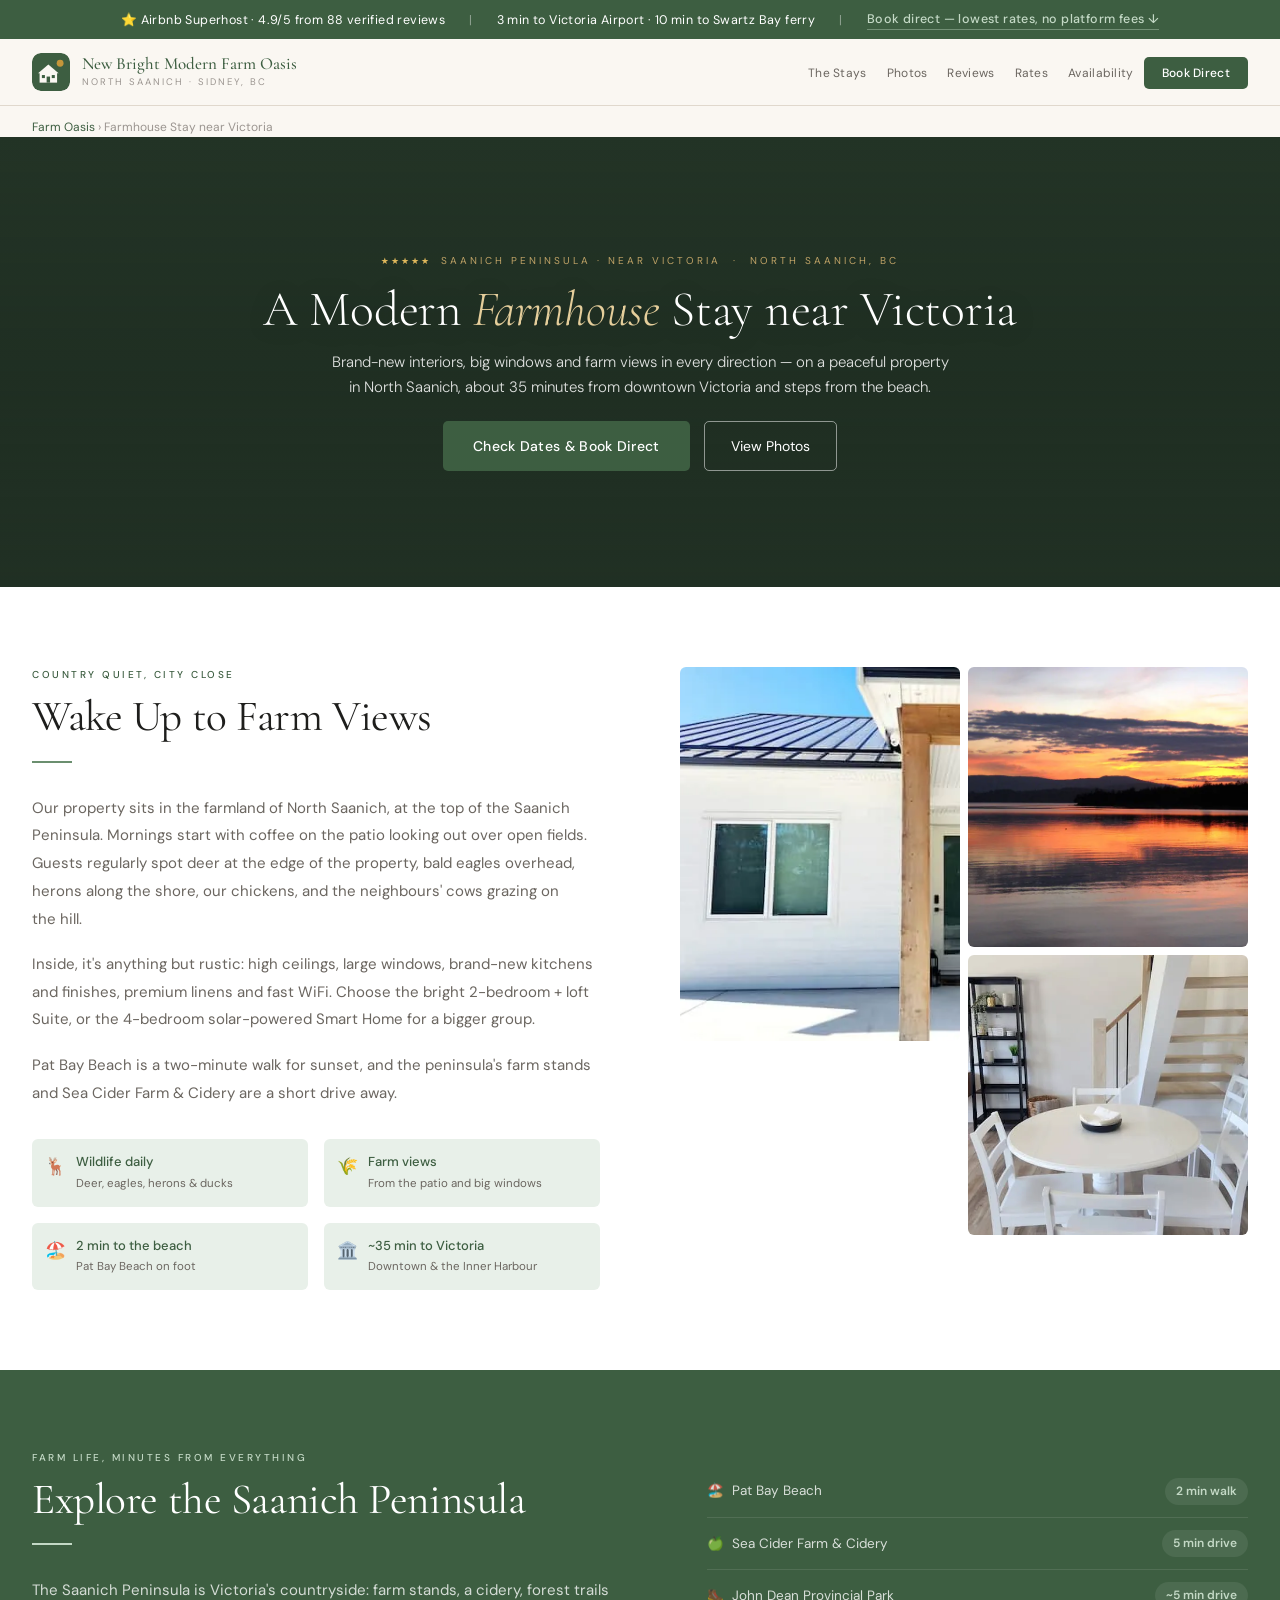
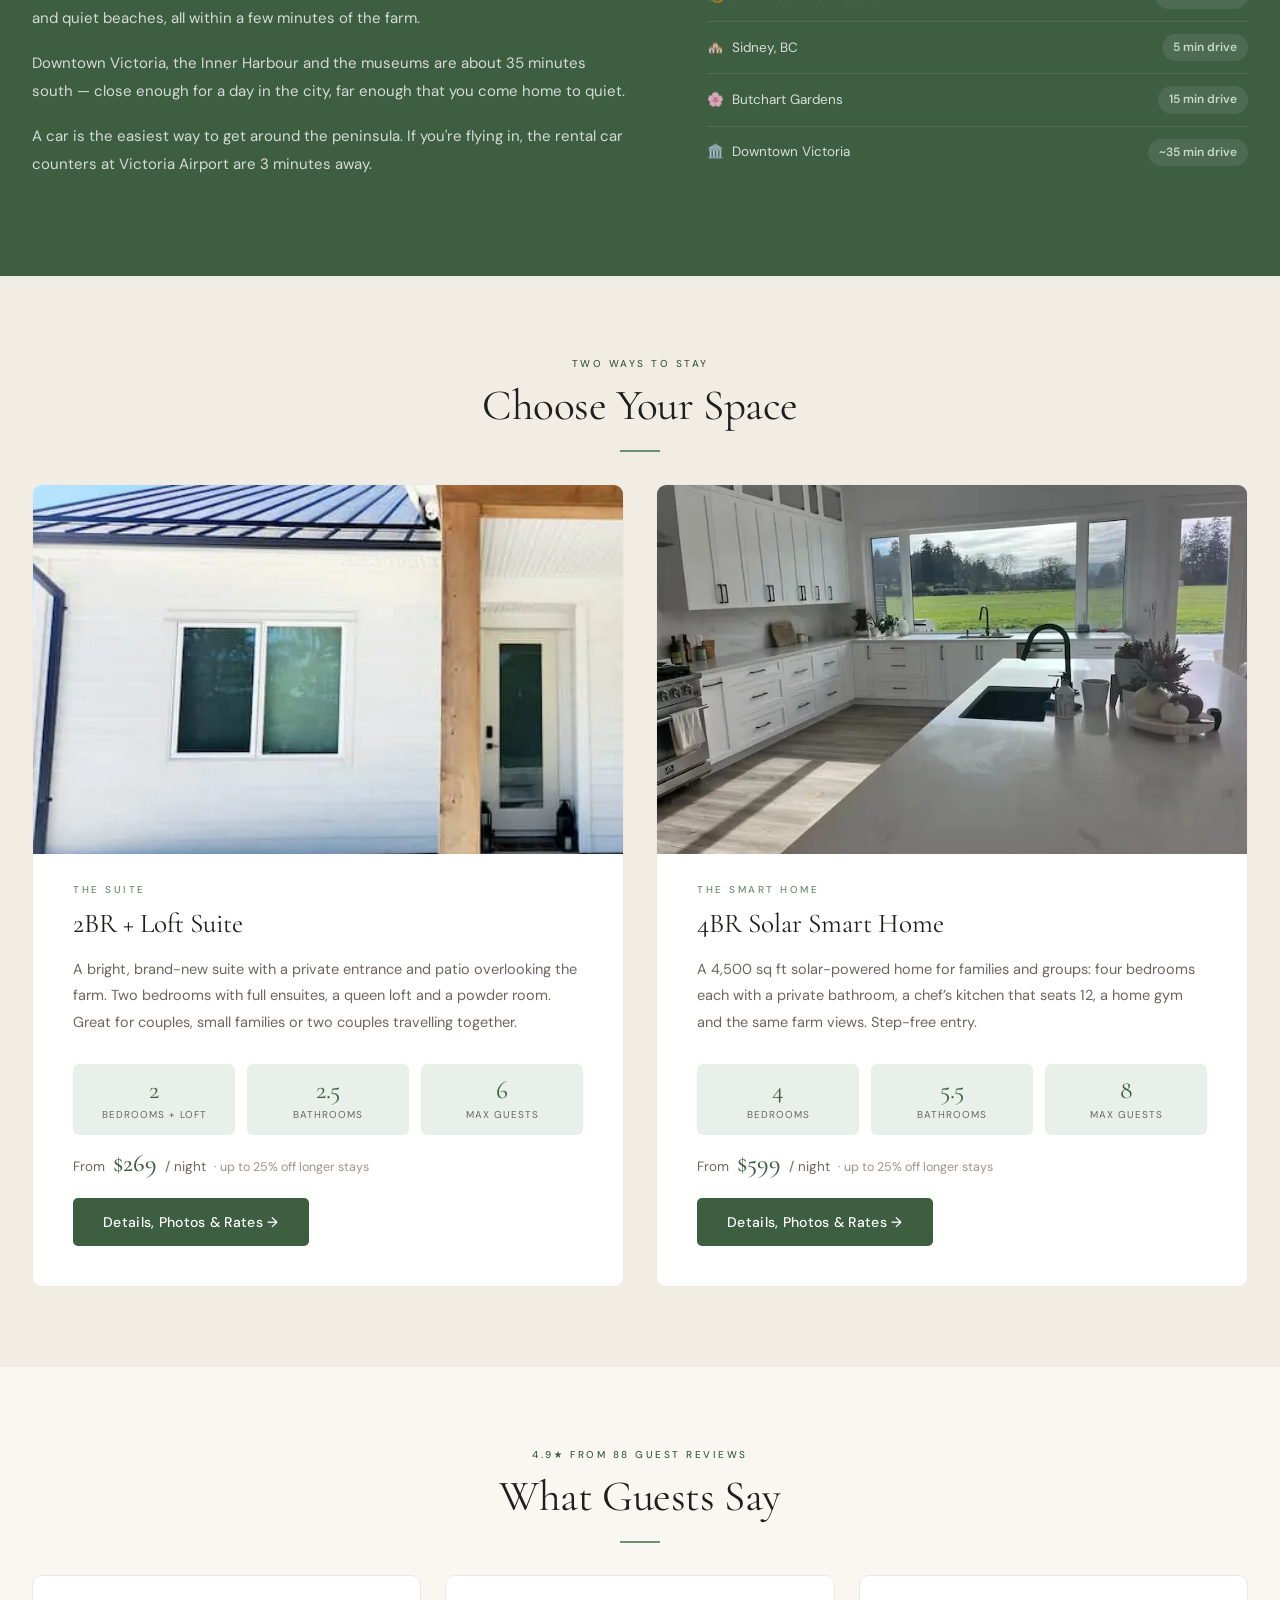
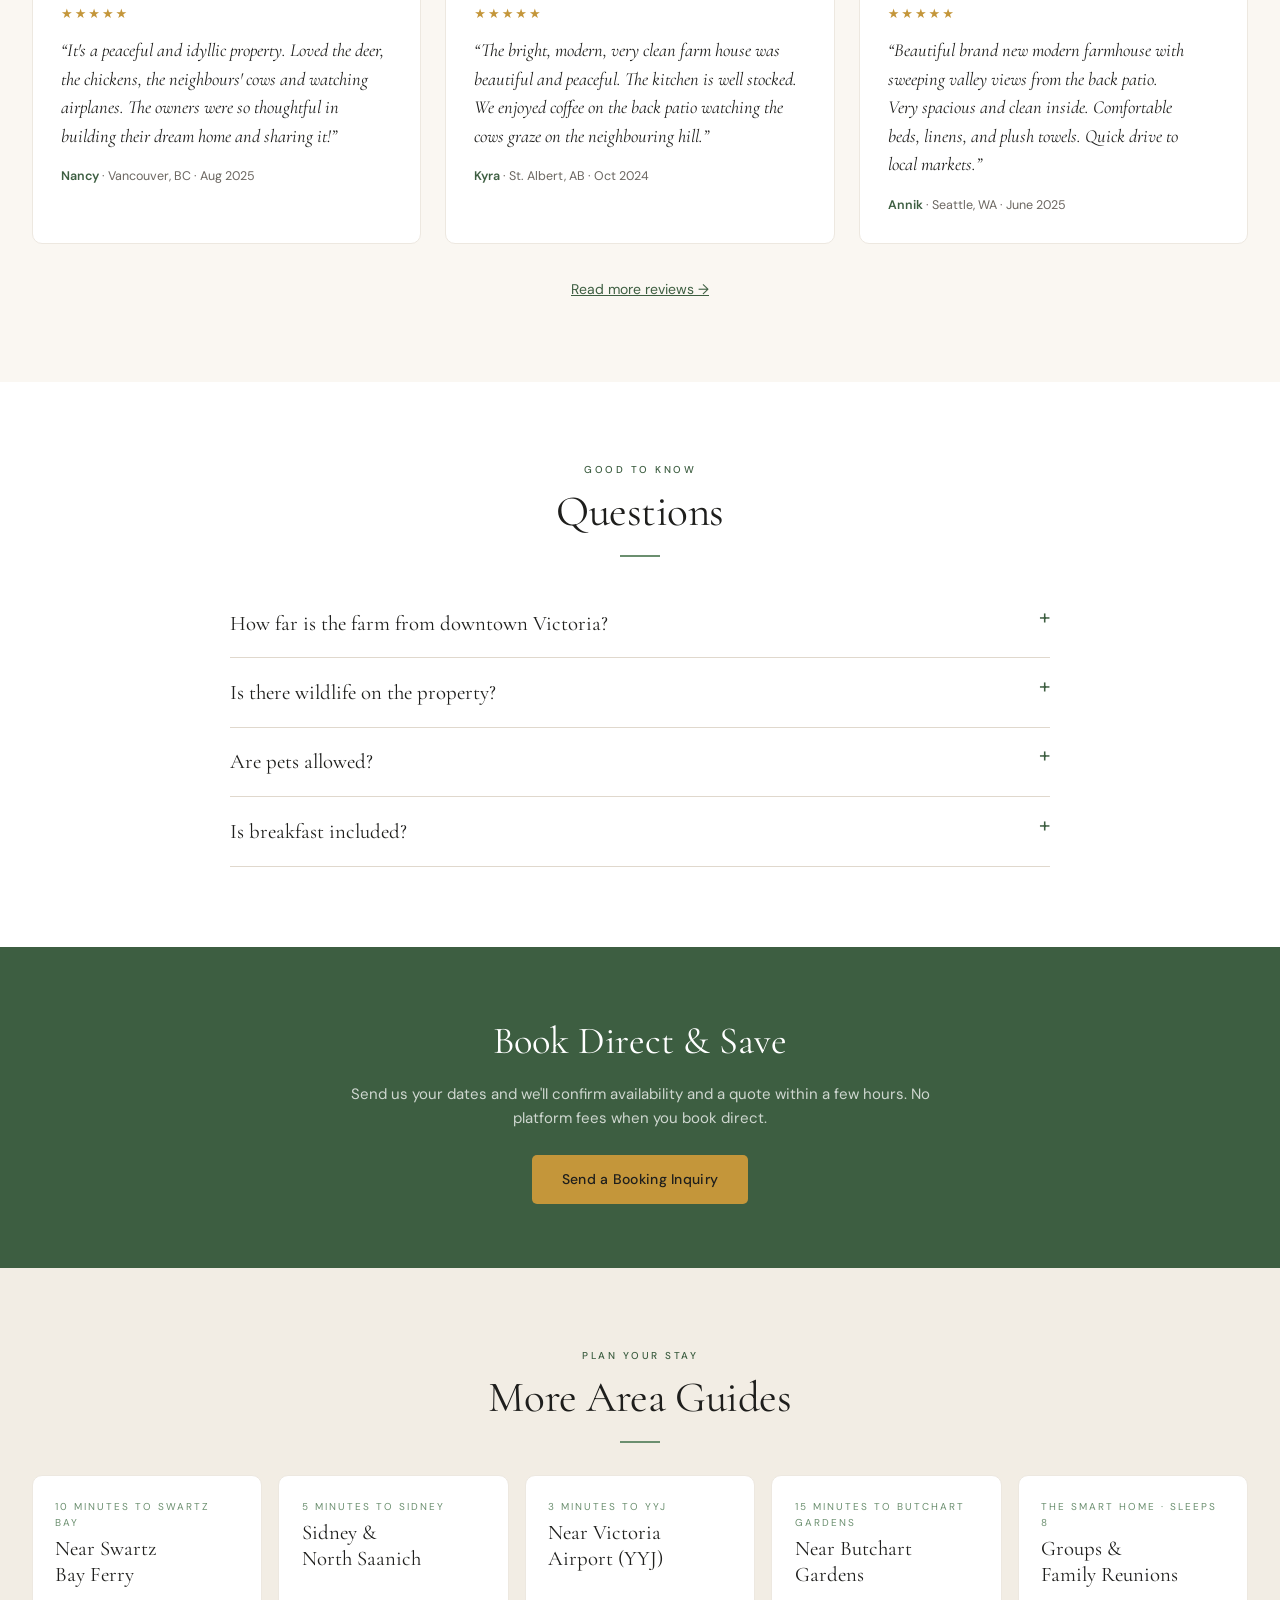
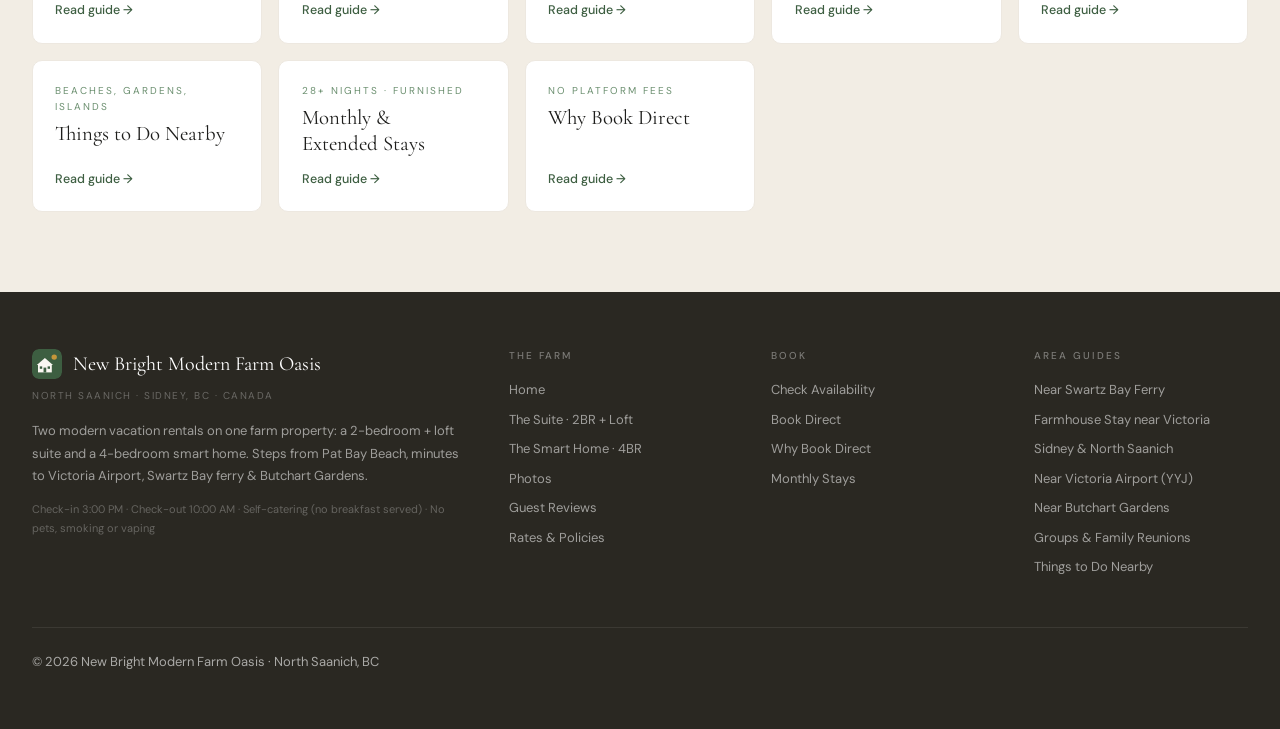
<file: farmhouse-stay-victoria-bc/index.html>
<!DOCTYPE html>
<html lang="en">
<head>
<meta charset="UTF-8">
<meta name="viewport" content="width=device-width, initial-scale=1.0">
<title>Modern Farmhouse Stay near Victoria, BC | Farm Views &amp; Beach</title>
<meta name="description" content="A modern farmhouse vacation rental on the Saanich Peninsula near Victoria, BC. Farm views, deer and eagles, steps to Pat Bay Beach. 2BR + loft suite or 4BR home.">
<meta name="robots" content="index, follow">
<link rel="canonical" href="https://victoriabnb.ca/farmhouse-stay-victoria-bc/">
<meta property="og:type" content="website">
<meta property="og:site_name" content="New Bright Modern Farm Oasis">
<meta property="og:locale" content="en_CA">
<meta property="og:title" content="Modern Farmhouse Stay near Victoria, BC | Farm Views &amp; Beach">
<meta property="og:description" content="A modern farmhouse vacation rental on the Saanich Peninsula near Victoria, BC. Farm views, deer and eagles, steps to Pat Bay Beach. 2BR + loft suite or 4BR home.">
<meta property="og:image" content="https://victoriabnb.ca/img/og/suite-exterior-farm-views.jpg">
<meta property="og:url" content="https://victoriabnb.ca/farmhouse-stay-victoria-bc/">
<meta name="twitter:card" content="summary_large_image">
<meta name="twitter:title" content="Modern Farmhouse Stay near Victoria, BC | Farm Views &amp; Beach">
<meta name="twitter:description" content="A modern farmhouse vacation rental on the Saanich Peninsula near Victoria, BC. Farm views, deer and eagles, steps to Pat Bay Beach. 2BR + loft suite or 4BR home.">
<meta name="twitter:image" content="https://victoriabnb.ca/img/og/suite-exterior-farm-views.jpg">
<link rel="icon" href="/favicon.ico" sizes="32x32">
<link rel="icon" href="/favicon.svg" type="image/svg+xml">
<link rel="apple-touch-icon" href="/apple-touch-icon.png">
<link rel="manifest" href="/site.webmanifest">
<meta name="theme-color" content="#3D5E41">
<script type="application/ld+json">
{
  "@context": "https://schema.org",
  "@graph": [
    {
      "@type": "WebPage",
      "@id": "https://victoriabnb.ca/farmhouse-stay-victoria-bc/",
      "url": "https://victoriabnb.ca/farmhouse-stay-victoria-bc/",
      "name": "Modern Farmhouse Stay near Victoria, BC | Farm Views & Beach",
      "description": "A modern farmhouse vacation rental on the Saanich Peninsula near Victoria, BC. Farm views, deer and eagles, steps to Pat Bay Beach. 2BR + loft suite or 4BR home.",
      "isPartOf": {
        "@id": "https://victoriabnb.ca/#website"
      },
      "about": [
        {
          "@id": "https://victoriabnb.ca/#suite"
        },
        {
          "@id": "https://victoriabnb.ca/#smarthome"
        }
      ],
      "primaryImageOfPage": "https://victoriabnb.ca/img/suite-exterior-farm-views.webp",
      "breadcrumb": {
        "@id": "https://victoriabnb.ca/farmhouse-stay-victoria-bc/#breadcrumb"
      }
    },
    {
      "@type": "BreadcrumbList",
      "@id": "https://victoriabnb.ca/farmhouse-stay-victoria-bc/#breadcrumb",
      "itemListElement": [
        {
          "@type": "ListItem",
          "position": 1,
          "name": "Farm Oasis",
          "item": "https://victoriabnb.ca/"
        },
        {
          "@type": "ListItem",
          "position": 2,
          "name": "Farmhouse Stay near Victoria",
          "item": "https://victoriabnb.ca/farmhouse-stay-victoria-bc/"
        }
      ]
    },
    {
      "@type": "FAQPage",
      "@id": "https://victoriabnb.ca/farmhouse-stay-victoria-bc/#faq",
      "mainEntity": [
        {
          "@type": "Question",
          "name": "How far is the farm from downtown Victoria?",
          "acceptedAnswer": {
            "@type": "Answer",
            "text": "About a 35-minute drive. Sidney, Victoria Airport and the Swartz Bay ferry are all within 10 minutes."
          }
        },
        {
          "@type": "Question",
          "name": "Is there wildlife on the property?",
          "acceptedAnswer": {
            "@type": "Answer",
            "text": "Deer, bald eagles, herons and ducks visit regularly, along with our chickens and the neighbours' cows on the hill."
          }
        },
        {
          "@type": "Question",
          "name": "Are pets allowed?",
          "acceptedAnswer": {
            "@type": "Answer",
            "text": "Sorry, we can't accommodate pets. The property is also strictly no smoking and no vaping."
          }
        },
        {
          "@type": "Question",
          "name": "Is breakfast included?",
          "acceptedAnswer": {
            "@type": "Answer",
            "text": "No — we're a self-catering stay rather than a traditional B&B. Both rentals have a full kitchen with cooking basics, coffee and a coffee maker, and Sidney's grocery stores and cafés are about 5 minutes away."
          }
        }
      ]
    }
  ]
}
</script>
<link rel="preconnect" href="https://fonts.googleapis.com">
<link rel="preconnect" href="https://fonts.gstatic.com" crossorigin>
<link href="https://fonts.googleapis.com/css2?family=Cormorant+Garamond:ital,wght@0,300;0,400;0,500;0,600;1,300;1,400&family=DM+Sans:ital,wght@0,300;0,400;0,500;0,600;1,400&display=swap" rel="stylesheet">
<link rel="stylesheet" href="/assets/site.css">
<link rel="stylesheet" href="/assets/guides.css">
<link rel="stylesheet" href="/assets/ui.css">
<script src="/assets/site-config.js"></script>
<script src="/assets/pricing.js"></script>
<script src="/assets/site.js" defer></script>
</head>
<body>

<div class="announce-bar">
  <span>⭐ Airbnb Superhost · 4.9/5 from 88 verified reviews</span>
  <span class="announce-sep">|</span>
  <span>3 min to Victoria Airport · 10 min to Swartz Bay ferry</span>
  <span class="announce-sep">|</span>
  <a href="/#booking">Book direct — lowest rates, no platform fees ↓</a>
</div>

<nav id="mainNav">
  <div class="nav-inner">
    <a class="nav-logo" href="/" aria-label="New Bright Modern Farm Oasis — home">
      <svg class="nav-mark" viewBox="0 0 100 100" aria-hidden="true" focusable="false"><rect width="100" height="100" rx="22" fill="#3D5E41"/><circle cx="74" cy="27" r="9" fill="#C4963A"/><polygon points="16,53 43,30 70,53" fill="#FAF7F2"/><rect x="20" y="52" width="46" height="26" fill="#FAF7F2"/><rect x="38.5" y="62" width="9" height="16" fill="#3D5E41"/><rect x="26" y="58" width="8" height="8" fill="#3D5E41"/><rect x="52" y="58" width="8" height="8" fill="#3D5E41"/></svg>
      <span class="nav-logo-text"><span class="nav-logo-name">New Bright Modern Farm Oasis</span><span class="nav-logo-sub">North Saanich · Sidney, BC</span></span>
    </a>
    <ul class="nav-links">
      <li><a href="/#stays">The Stays</a></li>
      <li><a href="/#gallery-suite">Photos</a></li>
      <li><a href="/#reviews">Reviews</a></li>
      <li><a href="/#pricing">Rates</a></li>
      <li><a href="/#availability">Availability</a></li>
      <li><a href="/#booking" class="nav-cta">Book Direct</a></li>
    </ul>
    <button class="hamburger" id="menuBtn" aria-label="Open menu"><span></span><span></span><span></span></button>
  </div>
</nav>
<div class="mobile-menu" id="mobileMenu">
  <button class="mobile-close" id="menuClose" aria-label="Close menu">×</button>
  <a href="/">Home</a>
  <a href="/#stays">The Stays</a>
  <a href="/#gallery-suite">Photos</a>
  <a href="/#pricing">Rates</a>
  <a href="/#availability">Availability</a>
    <a href="/the-suite/">The Suite</a><a href="/the-smart-home/">The Smart Home</a><a href="/swartz-bay-ferry-stay/">Near Swartz Bay Ferry</a><a href="/farmhouse-stay-victoria-bc/">Farmhouse Stay near Victoria</a><a href="/sidney-north-saanich-vacation-rental/">Sidney & North Saanich</a><a href="/victoria-airport-accommodation/">Near Victoria Airport (YYJ)</a><a href="/butchart-gardens-accommodation/">Near Butchart Gardens</a><a href="/group-vacation-rental-victoria/">Groups & Family Reunions</a><a href="/things-to-do-sidney-north-saanich/">Things to Do Nearby</a><a href="/monthly-stays-sidney-north-saanich/">Monthly &amp; Extended Stays</a><a href="/book-direct/">Why Book Direct</a>
  <a href="/#booking" style="color:var(--sage-dark);font-weight:600">Book Direct ↓</a>
</div>

<div class="crumbs"><a href="/">Farm Oasis</a> &rsaquo; Farmhouse Stay near Victoria</div>

<div class="hero hero-photo hero-short">
  <picture class="hero-bg"><source media="(max-width:700px)" srcset="/img/pat-bay-beach-sunset-800.webp"><img src="/img/pat-bay-beach-sunset.webp" width="1600" height="1200" alt="" fetchpriority="high" decoding="async"></picture>
  <div class="hero-content">
    <div class="hero-eyebrow"><span class="hero-eyebrow-star">★★★★★</span> Saanich Peninsula · near Victoria &nbsp;·&nbsp; North Saanich, BC</div>
    <h1>A Modern <em>Farmhouse</em> Stay near Victoria</h1>
    <p class="hero-sub">Brand-new interiors, big windows and farm views in every direction — on a peaceful property in North Saanich, about 35 minutes from downtown Victoria and steps from the beach.</p>
    <div class="hero-btns">
      <a href="/#booking" class="btn-primary">Check Dates &amp; Book Direct</a>
      <a href="/#gallery-suite" class="btn-outline">View Photos</a>
    </div>
  </div>
</div>

<section class="about-section">
  <div class="wrap">
    <div class="about-grid">
      <div>
        <div class="eyebrow">Country quiet, city close</div>
        <h2 class="section-title">Wake Up to Farm Views</h2>
        <div class="rule"></div>
        <div class="about-body"><p>Our property sits in the farmland of North Saanich, at the top of the Saanich Peninsula. Mornings start with coffee on the patio looking out over open fields. Guests regularly spot deer at the edge of the property, bald eagles overhead, herons along the shore, our chickens, and the neighbours' cows grazing on the hill.</p><p>Inside, it's anything but rustic: high ceilings, large windows, brand-new kitchens and finishes, premium linens and fast WiFi. Choose the bright 2-bedroom + loft Suite, or the 4-bedroom solar-powered Smart Home for a bigger group.</p><p>Pat Bay Beach is a two-minute walk for sunset, and the peninsula's farm stands and Sea Cider Farm &amp; Cidery are a short drive away.</p></div>
        <div class="about-highlights"><div class="about-hl"><span class="hl-icon">🦌</span><div><div class="hl-title">Wildlife daily</div><div class="hl-sub">Deer, eagles, herons &amp; ducks</div></div></div><div class="about-hl"><span class="hl-icon">🌾</span><div><div class="hl-title">Farm views</div><div class="hl-sub">From the patio and big windows</div></div></div><div class="about-hl"><span class="hl-icon">🏖️</span><div><div class="hl-title">2 min to the beach</div><div class="hl-sub">Pat Bay Beach on foot</div></div></div><div class="about-hl"><span class="hl-icon">🏛️</span><div><div class="hl-title">~35 min to Victoria</div><div class="hl-sub">Downtown &amp; the Inner Harbour</div></div></div></div>
      </div>
      <div class="mosaic"><img src="/img/suite-exterior-farm-views.webp" class="tall" alt="Modern farmhouse with farm views in North Saanich near Victoria BC" loading="lazy"><img src="/img/pat-bay-beach-sunset-800.webp" class="sq" alt="Sunset at Pat Bay Beach near the farm" loading="lazy"><img src="/img/suite-living-area.webp" class="sq" alt="Bright living area with large windows" loading="lazy"></div>
    </div>
  </div>
</section>

<section class="location-section">
  <div class="loc-grid">
    <div>
      <div class="eyebrow">Farm life, minutes from everything</div>
      <h2 class="section-title">Explore the Saanich Peninsula</h2>
      <div class="rule"></div>
      <div class="loc-body"><p>The Saanich Peninsula is Victoria's countryside: farm stands, a cidery, forest trails and quiet beaches, all within a few minutes of the farm.</p><p>Downtown Victoria, the Inner Harbour and the museums are about 35 minutes south — close enough for a day in the city, far enough that you come home to quiet.</p><p>A car is the easiest way to get around the peninsula. If you're flying in, the rental car counters at Victoria Airport are 3 minutes away.</p></div>
    </div>
    <div><ul class="dist-list"><li class="dist-item"><a href="https://www.google.com/maps/search/?api=1&amp;query=Patricia+Bay+Beach+North+Saanich+BC" target="_blank" rel="noopener">🏖️ &nbsp;Pat Bay Beach</a><span class="dist-time">2 min walk</span></li><li class="dist-item"><a href="https://seacider.ca/" target="_blank" rel="noopener">🍏 &nbsp;Sea Cider Farm &amp; Cidery</a><span class="dist-time">5 min drive</span></li><li class="dist-item"><a href="https://bcparks.ca/lau-welnew-john-dean-park/" target="_blank" rel="noopener">🥾 &nbsp;John Dean Provincial Park</a><span class="dist-time">~5 min drive</span></li><li class="dist-item"><a href="https://www.sidney.ca/" target="_blank" rel="noopener">🏘️ &nbsp;Sidney, BC</a><span class="dist-time">5 min drive</span></li><li class="dist-item"><a href="https://www.butchartgardens.com/" target="_blank" rel="noopener">🌸 &nbsp;Butchart Gardens</a><span class="dist-time">15 min drive</span></li><li class="dist-item"><a href="https://www.tourismvictoria.com/" target="_blank" rel="noopener">🏛️ &nbsp;Downtown Victoria</a><span class="dist-time">~35 min drive</span></li></ul></div>
  </div>
</section>

<section class="stays-section">
  <div class="wrap">
    <div class="eyebrow" style="text-align:center">Two ways to stay</div>
    <h2 class="section-title" style="text-align:center">Choose Your Space</h2>
    <div class="rule" style="margin-left:auto;margin-right:auto"></div>
    <div class="stays-grid">
      <div class="stay-card" data-prop="suite">
        <div class="stay-ribbon">Not taking bookings right now</div>
        <div class="stay-card-img"><img src="/img/suite-exterior-farm-views.webp" alt="2-bedroom + loft suite with farm views in North Saanich" loading="lazy"></div>
        <div class="stay-card-eyebrow">The Suite</div>
        <h3 class="stay-card-title">2BR + Loft Suite</h3>
        <p class="stay-card-desc">A bright, brand-new suite with a private entrance and patio overlooking the farm. Two bedrooms with full ensuites, a queen loft and a powder room. Great for couples, small families or two couples travelling together.</p>
        <div class="stay-stats">
          <div class="stay-stat"><span class="stay-stat-num">2</span><span class="stay-stat-label">Bedrooms + Loft</span></div>
          <div class="stay-stat"><span class="stay-stat-num">2.5</span><span class="stay-stat-label">Bathrooms</span></div>
          <div class="stay-stat"><span class="stay-stat-num">6</span><span class="stay-stat-label">Max Guests</span></div>
        </div>
        <div class="stay-from">From <strong data-from-price="suite"></strong> <span>/ night</span> <span class="stay-from-note">· up to <span data-max-discount="suite"></span> off longer stays</span></div>
        <p class="prop-note" hidden></p>
        <a href="/the-suite/" class="btn-primary stay-link">Details, Photos &amp; Rates &rarr;</a>
      </div>
      <div class="stay-card" data-prop="smarthome">
        <div class="stay-ribbon">Not taking bookings right now</div>
        <div class="stay-card-img"><img src="/img/smart-home-chefs-kitchen-island.webp" alt="4-bedroom solar-powered smart home chef's kitchen" loading="lazy"></div>
        <div class="stay-card-eyebrow">The Smart Home</div>
        <h3 class="stay-card-title">4BR Solar Smart Home</h3>
        <p class="stay-card-desc">A 4,500&nbsp;sq&nbsp;ft solar-powered home for families and groups: four bedrooms each with a private bathroom, a chef&rsquo;s kitchen that seats 12, a home gym and the same farm views. Step-free entry.</p>
        <div class="stay-stats">
          <div class="stay-stat"><span class="stay-stat-num">4</span><span class="stay-stat-label">Bedrooms</span></div>
          <div class="stay-stat"><span class="stay-stat-num">5.5</span><span class="stay-stat-label">Bathrooms</span></div>
          <div class="stay-stat"><span class="stay-stat-num">8</span><span class="stay-stat-label">Max Guests</span></div>
        </div>
        <div class="stay-from">From <strong data-from-price="smarthome"></strong> <span>/ night</span> <span class="stay-from-note">· up to <span data-max-discount="smarthome"></span> off longer stays</span></div>
        <p class="prop-note" hidden></p>
        <a href="/the-smart-home/" class="btn-primary stay-link">Details, Photos &amp; Rates &rarr;</a>
      </div>
    </div>
  </div>
</section>

<section class="reviews-section">
  <div class="wrap">
    <div class="eyebrow" style="text-align:center">4.9★ from 88 guest reviews</div>
    <h2 class="section-title" style="text-align:center">What Guests Say</h2>
    <div class="rule" style="margin-left:auto;margin-right:auto"></div>
  </div>
  <div class="quotes-grid"><div class="quote-card"><div class="quote-stars">★★★★★</div><p class="quote-text">&ldquo;It&#x27;s a peaceful and idyllic property. Loved the deer, the chickens, the neighbours&#x27; cows and watching airplanes. The owners were so thoughtful in building their dream home and sharing it!&rdquo;</p><div class="quote-who"><strong>Nancy</strong> · Vancouver, BC · Aug 2025</div></div><div class="quote-card"><div class="quote-stars">★★★★★</div><p class="quote-text">&ldquo;The bright, modern, very clean farm house was beautiful and peaceful. The kitchen is well stocked. We enjoyed coffee on the back patio watching the cows graze on the neighbouring hill.&rdquo;</p><div class="quote-who"><strong>Kyra</strong> · St. Albert, AB · Oct 2024</div></div><div class="quote-card"><div class="quote-stars">★★★★★</div><p class="quote-text">&ldquo;Beautiful brand new modern farmhouse with sweeping valley views from the back patio. Very spacious and clean inside. Comfortable beds, linens, and plush towels. Quick drive to local markets.&rdquo;</p><div class="quote-who"><strong>Annik</strong> · Seattle, WA · June 2025</div></div></div>
  <p style="text-align:center;margin-top:2rem"><a href="/#reviews" style="color:var(--sage-dark);font-size:14px">Read more reviews &rarr;</a></p>
</section>

<section class="faq-section">
  <div class="wrap">
    <div class="eyebrow" style="text-align:center">Good to know</div>
    <h2 class="section-title" style="text-align:center">Questions</h2>
    <div class="rule" style="margin-left:auto;margin-right:auto"></div>
    <div class="faq-list"><details><summary>How far is the farm from downtown Victoria?</summary><p>About a 35-minute drive. Sidney, Victoria Airport and the Swartz Bay ferry are all within 10 minutes.</p></details><details><summary>Is there wildlife on the property?</summary><p>Deer, bald eagles, herons and ducks visit regularly, along with our chickens and the neighbours' cows on the hill.</p></details><details><summary>Are pets allowed?</summary><p>Sorry, we can't accommodate pets. The property is also strictly no smoking and no vaping.</p></details><details><summary>Is breakfast included?</summary><p>No — we're a self-catering stay rather than a traditional B&amp;B. Both rentals have a full kitchen with cooking basics, coffee and a coffee maker, and Sidney's grocery stores and cafés are about 5 minutes away.</p></details></div>
  </div>
</section>

<div class="cta-band">
  <h2>Book Direct &amp; Save</h2>
  <p>Send us your dates and we'll confirm availability and a quote within a few hours. No platform fees when you book direct.</p>
  <a href="/#booking" class="btn-primary">Send a Booking Inquiry</a>
</div>

<section class="guides-section">
  <div class="wrap">
    <div class="eyebrow" style="text-align:center">Plan your stay</div>
    <h2 class="section-title" style="text-align:center">More Area Guides</h2>
    <div class="rule" style="margin-left:auto;margin-right:auto"></div>
  </div>
  <div class="guides-grid"><a class="guide-card" href="/swartz-bay-ferry-stay/"><span class="guide-eyebrow">10 minutes to Swartz Bay</span><span class="guide-title">Near Swartz Bay Ferry</span><span class="guide-go">Read guide &rarr;</span></a><a class="guide-card" href="/sidney-north-saanich-vacation-rental/"><span class="guide-eyebrow">5 minutes to Sidney</span><span class="guide-title">Sidney & North Saanich</span><span class="guide-go">Read guide &rarr;</span></a><a class="guide-card" href="/victoria-airport-accommodation/"><span class="guide-eyebrow">3 minutes to YYJ</span><span class="guide-title">Near Victoria Airport (YYJ)</span><span class="guide-go">Read guide &rarr;</span></a><a class="guide-card" href="/butchart-gardens-accommodation/"><span class="guide-eyebrow">15 minutes to Butchart Gardens</span><span class="guide-title">Near Butchart Gardens</span><span class="guide-go">Read guide &rarr;</span></a><a class="guide-card" href="/group-vacation-rental-victoria/"><span class="guide-eyebrow">The Smart Home · sleeps 8</span><span class="guide-title">Groups & Family Reunions</span><span class="guide-go">Read guide &rarr;</span></a><a class="guide-card" href="/things-to-do-sidney-north-saanich/"><span class="guide-eyebrow">Beaches, gardens, islands</span><span class="guide-title">Things to Do Nearby</span><span class="guide-go">Read guide &rarr;</span></a><a class="guide-card" href="/monthly-stays-sidney-north-saanich/"><span class="guide-eyebrow">28+ nights · furnished</span><span class="guide-title">Monthly &amp; Extended Stays</span><span class="guide-go">Read guide &rarr;</span></a><a class="guide-card" href="/book-direct/"><span class="guide-eyebrow">No platform fees</span><span class="guide-title">Why Book Direct</span><span class="guide-go">Read guide &rarr;</span></a></div>
</section>

<footer>
  <div class="footer-grid">
    <div>
      <div class="footer-brand"><svg class="nav-mark footer-mark" viewBox="0 0 100 100" aria-hidden="true" focusable="false"><rect width="100" height="100" rx="22" fill="#3D5E41"/><circle cx="74" cy="27" r="9" fill="#C4963A"/><polygon points="16,53 43,30 70,53" fill="#FAF7F2"/><rect x="20" y="52" width="46" height="26" fill="#FAF7F2"/><rect x="38.5" y="62" width="9" height="16" fill="#3D5E41"/><rect x="26" y="58" width="8" height="8" fill="#3D5E41"/><rect x="52" y="58" width="8" height="8" fill="#3D5E41"/></svg><div class="footer-name">New Bright Modern Farm Oasis</div></div>
      <div class="footer-loc">North Saanich · Sidney, BC · Canada</div>
      <p>Two modern vacation rentals on one farm property: a 2-bedroom + loft suite and a 4-bedroom smart home. Steps from Pat Bay Beach, minutes to Victoria Airport, Swartz Bay ferry &amp; Butchart Gardens.</p>
      <p style="margin-top:0.75rem;font-size:11px;color:rgba(255,255,255,0.28)">Check-in 3:00 PM · Check-out 10:00 AM · Self-catering (no breakfast served) · No pets, smoking or vaping</p>
    </div>
    <div class="footer-col">
      <h4>The Farm</h4>
      <ul>
        <li><a href="/">Home</a></li>
        <li><a href="/the-suite/">The Suite &middot; 2BR + Loft</a></li>
        <li><a href="/the-smart-home/">The Smart Home &middot; 4BR</a></li>
        <li><a href="/#gallery-suite">Photos</a></li>
        <li><a href="/#reviews">Guest Reviews</a></li>
        <li><a href="/#pricing">Rates &amp; Policies</a></li>
      </ul>
    </div>
    <div class="footer-col">
      <h4>Book</h4>
      <ul>
        <li><a href="/#availability">Check Availability</a></li>
        <li><a href="/#booking">Book Direct</a></li>
        <li><a href="/book-direct/">Why Book Direct</a></li>
        <li><a href="/monthly-stays-sidney-north-saanich/">Monthly Stays</a></li>
      </ul>
    </div>
    <div class="footer-col">
      <h4>Area Guides</h4>
      <ul><li><a href="/swartz-bay-ferry-stay/">Near Swartz Bay Ferry</a></li><li><a href="/farmhouse-stay-victoria-bc/">Farmhouse Stay near Victoria</a></li><li><a href="/sidney-north-saanich-vacation-rental/">Sidney & North Saanich</a></li><li><a href="/victoria-airport-accommodation/">Near Victoria Airport (YYJ)</a></li><li><a href="/butchart-gardens-accommodation/">Near Butchart Gardens</a></li><li><a href="/group-vacation-rental-victoria/">Groups & Family Reunions</a></li><li><a href="/things-to-do-sidney-north-saanich/">Things to Do Nearby</a></li></ul>
    </div>
  </div>
  <div class="footer-bottom">
    <span>© <span id="footerYear">2026</span> New Bright Modern Farm Oasis · North Saanich, BC</span>
  </div>
</footer>

<script>
(function(){
  var m=document.getElementById('mobileMenu');
  document.getElementById('menuBtn').onclick=function(){m.classList.add('open')};
  document.getElementById('menuClose').onclick=function(){m.classList.remove('open')};
  m.querySelectorAll('a').forEach(function(a){a.addEventListener('click',function(){m.classList.remove('open')})});
  var y=document.getElementById('footerYear');if(y)y.textContent=new Date().getFullYear();
})();
</script>
</body>
</html>
</file>
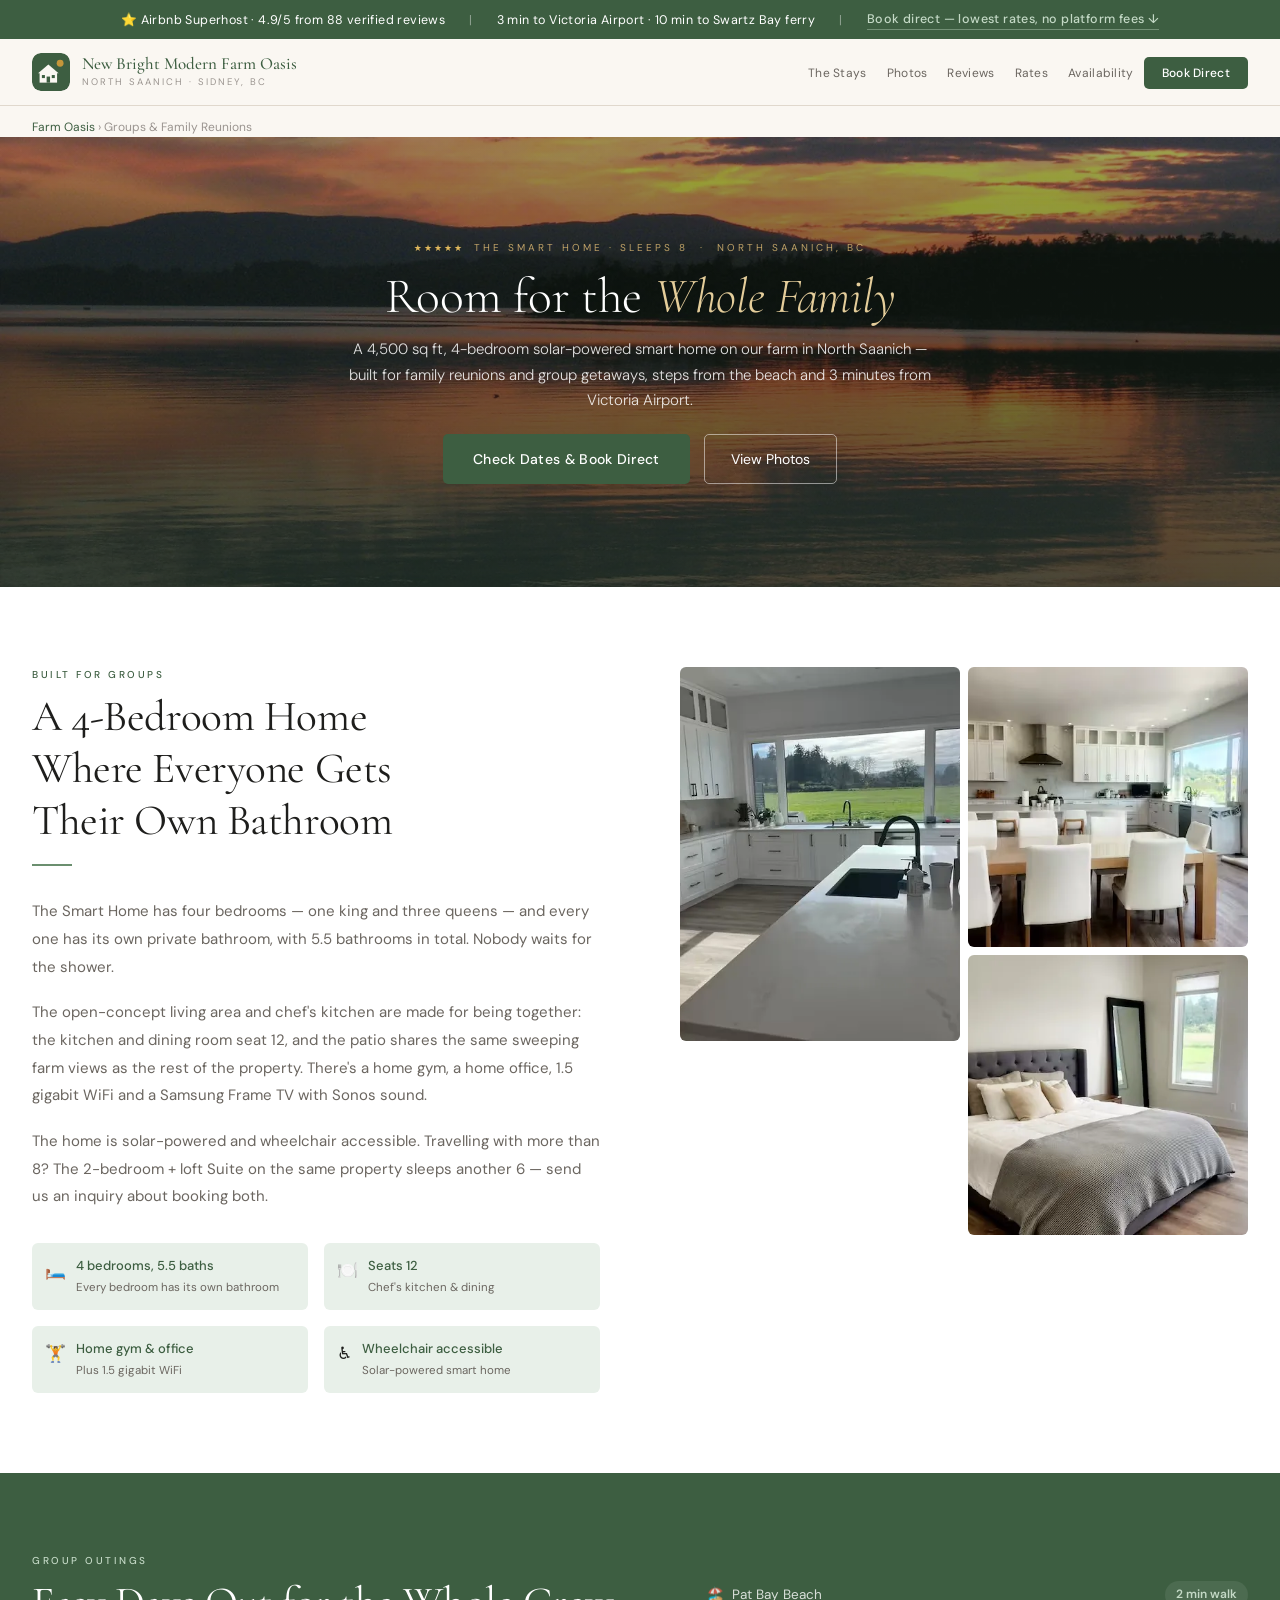
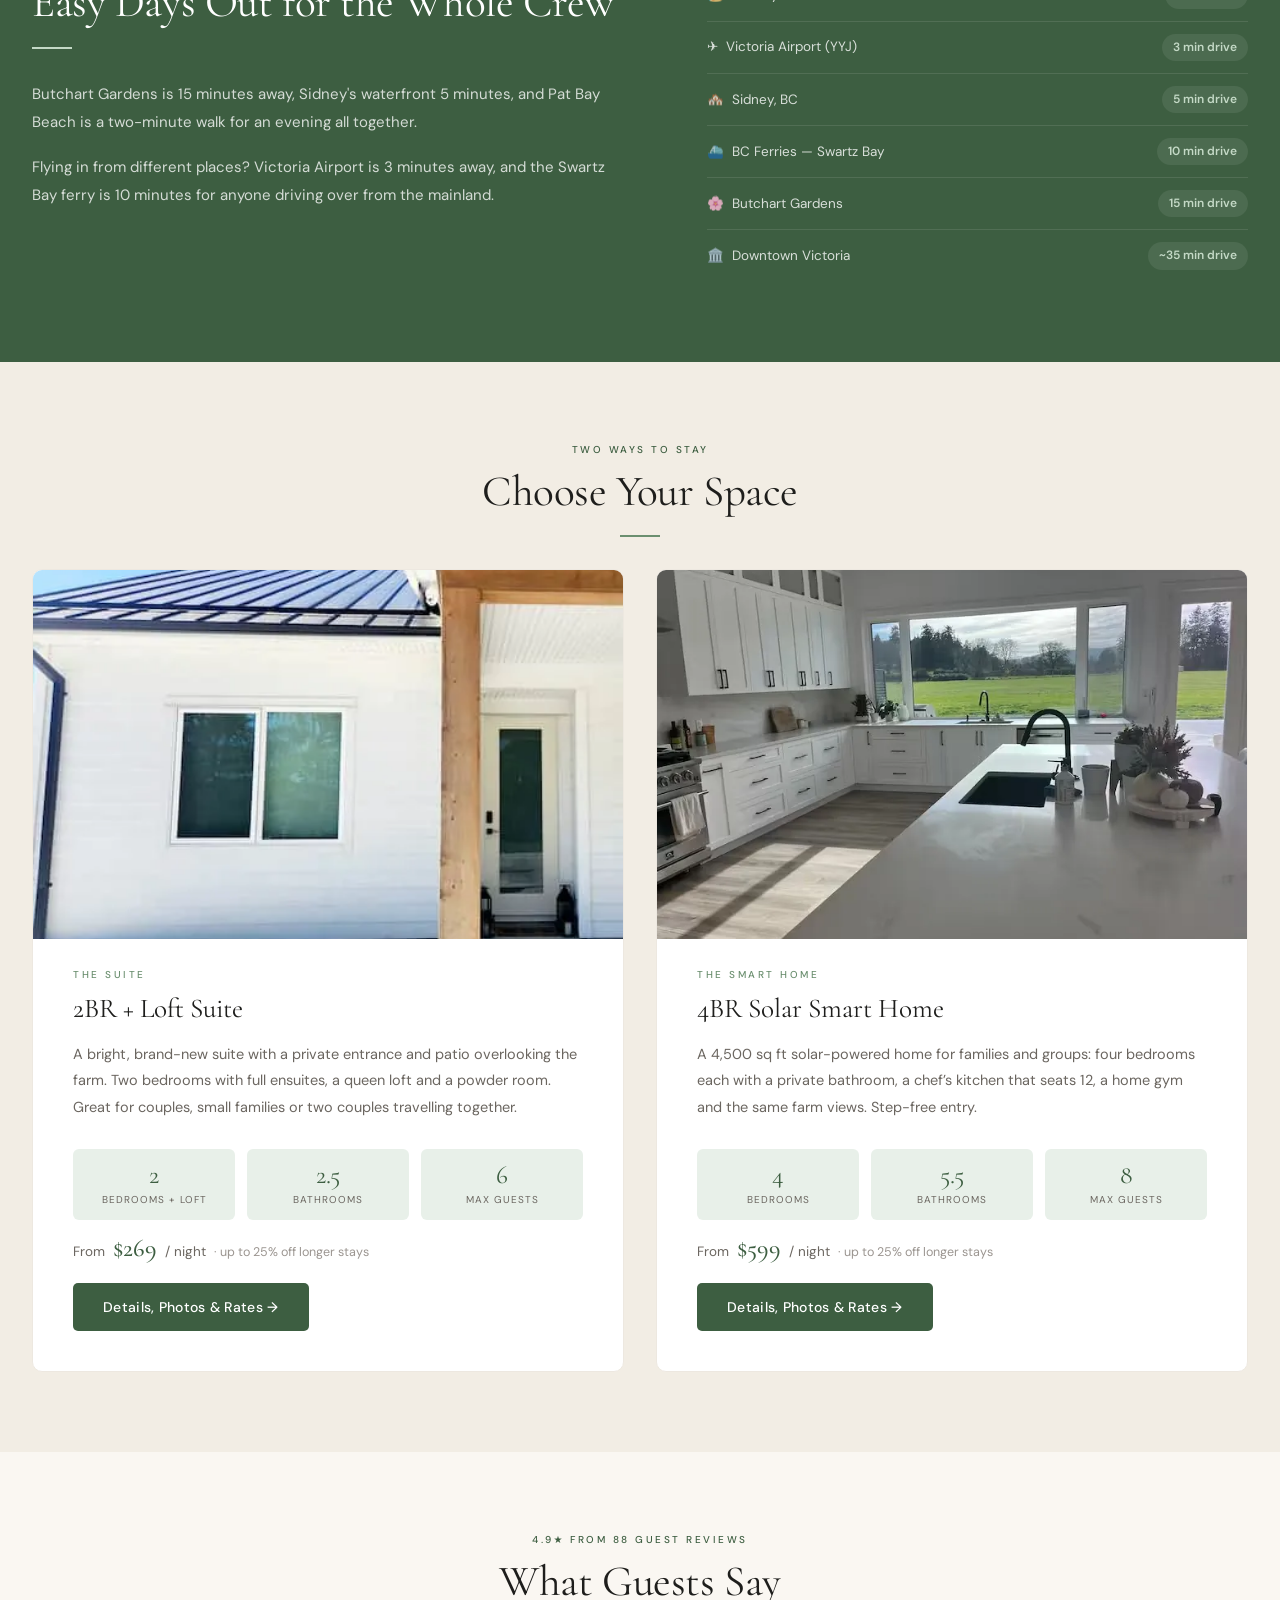
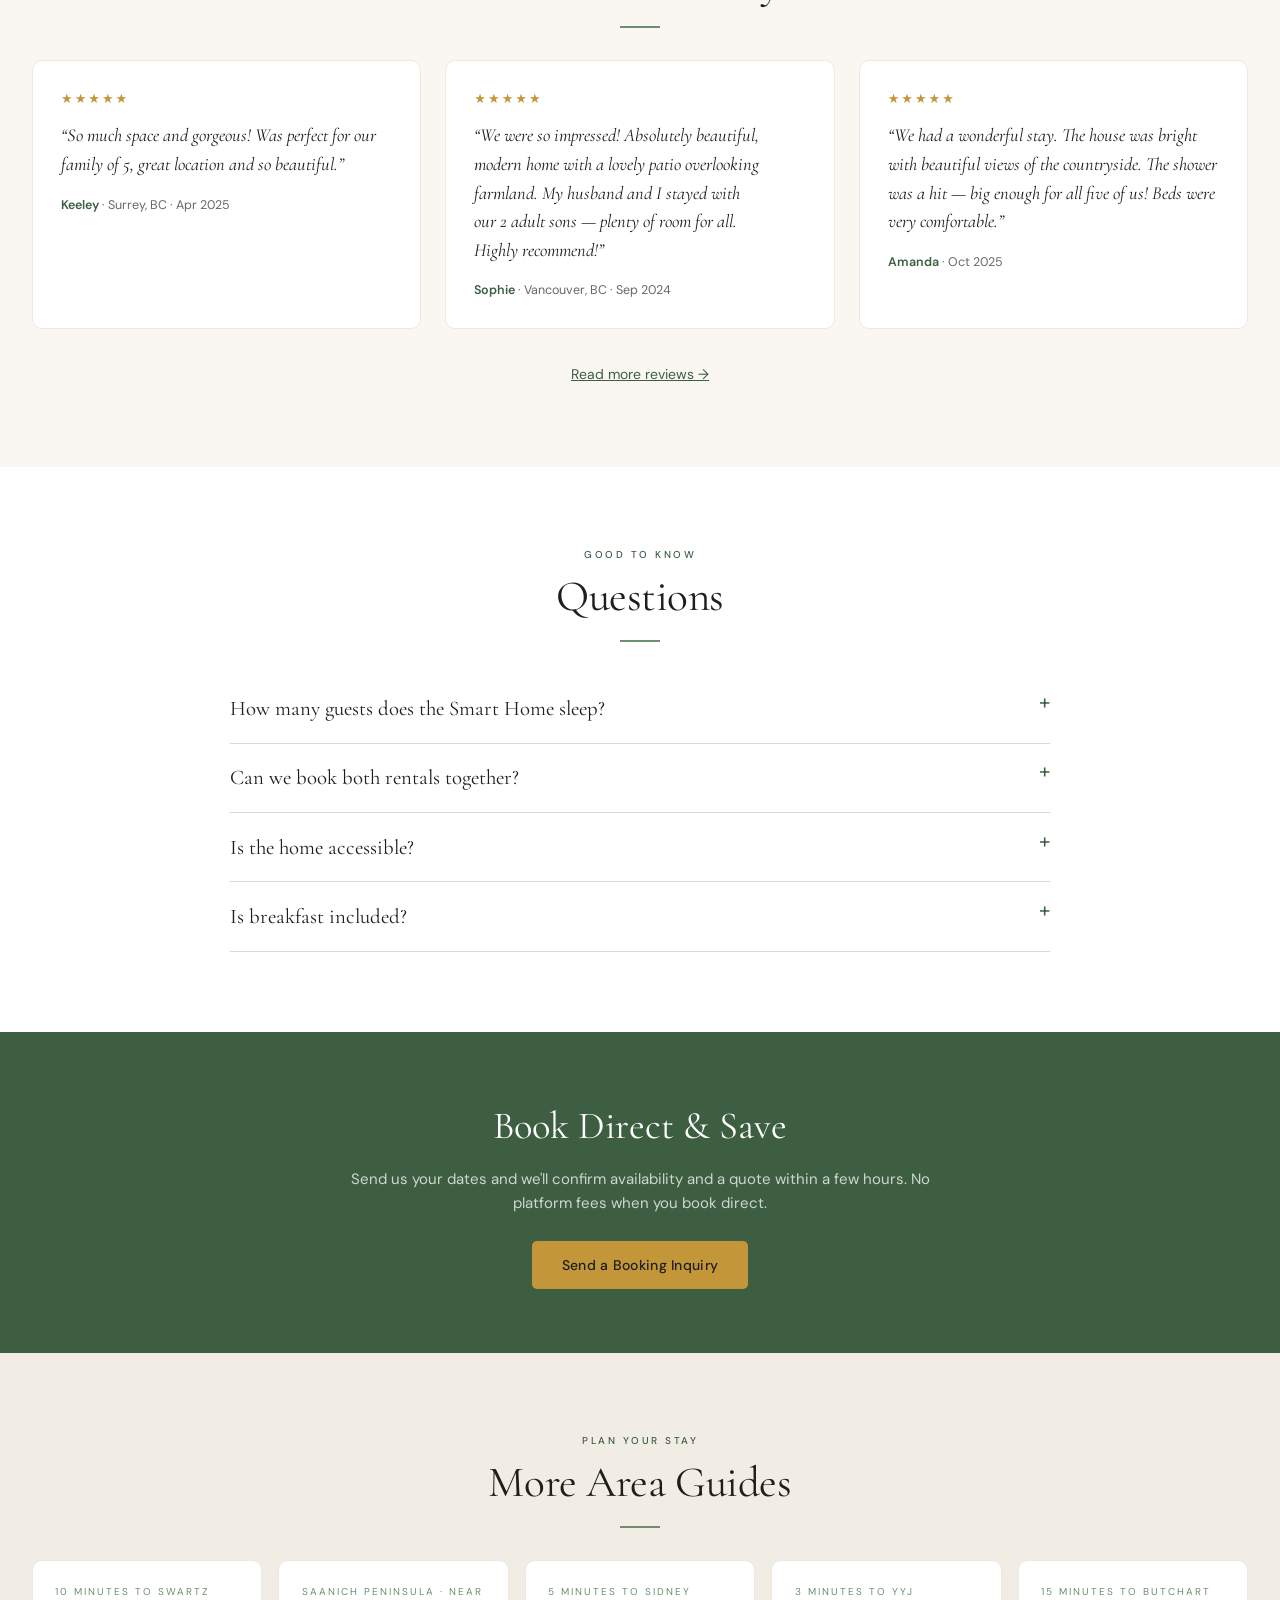
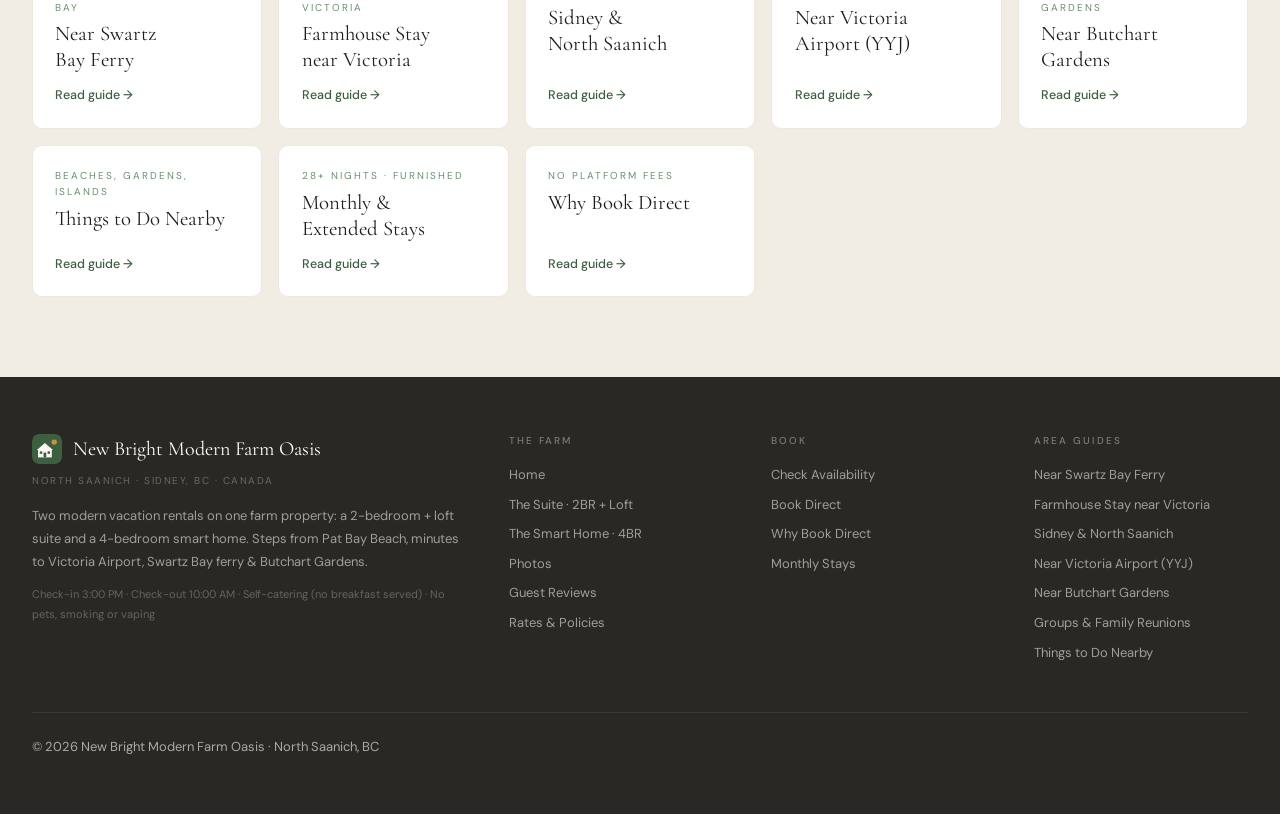
<file: group-vacation-rental-victoria/index.html>
<!DOCTYPE html>
<html lang="en">
<head>
<meta charset="UTF-8">
<meta name="viewport" content="width=device-width, initial-scale=1.0">
<title>Large Group &amp; Family Reunion Rental near Victoria, BC | Sleeps 8</title>
<meta name="description" content="4,500 sq ft solar-powered smart home near Victoria, BC: 4 bedrooms each with a private bathroom, chef&#x27;s kitchen seating 12, home gym, sleeps 8. Steps to Pat Bay Beach.">
<meta name="robots" content="index, follow">
<link rel="canonical" href="https://victoriabnb.ca/group-vacation-rental-victoria/">
<meta property="og:type" content="website">
<meta property="og:site_name" content="New Bright Modern Farm Oasis">
<meta property="og:locale" content="en_CA">
<meta property="og:title" content="Large Group &amp; Family Reunion Rental near Victoria, BC | Sleeps 8">
<meta property="og:description" content="4,500 sq ft solar-powered smart home near Victoria, BC: 4 bedrooms each with a private bathroom, chef&#x27;s kitchen seating 12, home gym, sleeps 8. Steps to Pat Bay Beach.">
<meta property="og:image" content="https://victoriabnb.ca/img/og/smart-home-chefs-kitchen-island.jpg">
<meta property="og:url" content="https://victoriabnb.ca/group-vacation-rental-victoria/">
<meta name="twitter:card" content="summary_large_image">
<meta name="twitter:title" content="Large Group &amp; Family Reunion Rental near Victoria, BC | Sleeps 8">
<meta name="twitter:description" content="4,500 sq ft solar-powered smart home near Victoria, BC: 4 bedrooms each with a private bathroom, chef&#x27;s kitchen seating 12, home gym, sleeps 8. Steps to Pat Bay Beach.">
<meta name="twitter:image" content="https://victoriabnb.ca/img/og/smart-home-chefs-kitchen-island.jpg">
<link rel="icon" href="/favicon.ico" sizes="32x32">
<link rel="icon" href="/favicon.svg" type="image/svg+xml">
<link rel="apple-touch-icon" href="/apple-touch-icon.png">
<link rel="manifest" href="/site.webmanifest">
<meta name="theme-color" content="#3D5E41">
<script type="application/ld+json">
{
  "@context": "https://schema.org",
  "@graph": [
    {
      "@type": "WebPage",
      "@id": "https://victoriabnb.ca/group-vacation-rental-victoria/",
      "url": "https://victoriabnb.ca/group-vacation-rental-victoria/",
      "name": "Large Group & Family Reunion Rental near Victoria, BC | Sleeps 8",
      "description": "4,500 sq ft solar-powered smart home near Victoria, BC: 4 bedrooms each with a private bathroom, chef's kitchen seating 12, home gym, sleeps 8. Steps to Pat Bay Beach.",
      "isPartOf": {
        "@id": "https://victoriabnb.ca/#website"
      },
      "about": [
        {
          "@id": "https://victoriabnb.ca/#suite"
        },
        {
          "@id": "https://victoriabnb.ca/#smarthome"
        }
      ],
      "primaryImageOfPage": "https://victoriabnb.ca/img/smart-home-chefs-kitchen-island.webp",
      "breadcrumb": {
        "@id": "https://victoriabnb.ca/group-vacation-rental-victoria/#breadcrumb"
      }
    },
    {
      "@type": "BreadcrumbList",
      "@id": "https://victoriabnb.ca/group-vacation-rental-victoria/#breadcrumb",
      "itemListElement": [
        {
          "@type": "ListItem",
          "position": 1,
          "name": "Farm Oasis",
          "item": "https://victoriabnb.ca/"
        },
        {
          "@type": "ListItem",
          "position": 2,
          "name": "Groups & Family Reunions",
          "item": "https://victoriabnb.ca/group-vacation-rental-victoria/"
        }
      ]
    },
    {
      "@type": "FAQPage",
      "@id": "https://victoriabnb.ca/group-vacation-rental-victoria/#faq",
      "mainEntity": [
        {
          "@type": "Question",
          "name": "How many guests does the Smart Home sleep?",
          "acceptedAnswer": {
            "@type": "Answer",
            "text": "Up to 8 guests, in four bedrooms (one king and three queens), each with a private bathroom."
          }
        },
        {
          "@type": "Question",
          "name": "Can we book both rentals together?",
          "acceptedAnswer": {
            "@type": "Answer",
            "text": "Yes — the Suite on the same property sleeps up to 6 more. Send an inquiry with your dates and group size."
          }
        },
        {
          "@type": "Question",
          "name": "Is the home accessible?",
          "acceptedAnswer": {
            "@type": "Answer",
            "text": "Yes, the Smart Home is wheelchair accessible."
          }
        },
        {
          "@type": "Question",
          "name": "Is breakfast included?",
          "acceptedAnswer": {
            "@type": "Answer",
            "text": "No — we're a self-catering stay rather than a traditional B&B. Both rentals have a full kitchen with cooking basics, coffee and a coffee maker, and Sidney's grocery stores and cafés are about 5 minutes away."
          }
        }
      ]
    }
  ]
}
</script>
<link rel="preconnect" href="https://fonts.googleapis.com">
<link rel="preconnect" href="https://fonts.gstatic.com" crossorigin>
<link href="https://fonts.googleapis.com/css2?family=Cormorant+Garamond:ital,wght@0,300;0,400;0,500;0,600;1,300;1,400&family=DM+Sans:ital,wght@0,300;0,400;0,500;0,600;1,400&display=swap" rel="stylesheet">
<link rel="stylesheet" href="/assets/site.css">
<link rel="stylesheet" href="/assets/guides.css">
<link rel="stylesheet" href="/assets/ui.css">
<script src="/assets/site-config.js"></script>
<script src="/assets/pricing.js"></script>
<script src="/assets/site.js" defer></script>
</head>
<body>

<div class="announce-bar">
  <span>⭐ Airbnb Superhost · 4.9/5 from 88 verified reviews</span>
  <span class="announce-sep">|</span>
  <span>3 min to Victoria Airport · 10 min to Swartz Bay ferry</span>
  <span class="announce-sep">|</span>
  <a href="/#booking">Book direct — lowest rates, no platform fees ↓</a>
</div>

<nav id="mainNav">
  <div class="nav-inner">
    <a class="nav-logo" href="/" aria-label="New Bright Modern Farm Oasis — home">
      <svg class="nav-mark" viewBox="0 0 100 100" aria-hidden="true" focusable="false"><rect width="100" height="100" rx="22" fill="#3D5E41"/><circle cx="74" cy="27" r="9" fill="#C4963A"/><polygon points="16,53 43,30 70,53" fill="#FAF7F2"/><rect x="20" y="52" width="46" height="26" fill="#FAF7F2"/><rect x="38.5" y="62" width="9" height="16" fill="#3D5E41"/><rect x="26" y="58" width="8" height="8" fill="#3D5E41"/><rect x="52" y="58" width="8" height="8" fill="#3D5E41"/></svg>
      <span class="nav-logo-text"><span class="nav-logo-name">New Bright Modern Farm Oasis</span><span class="nav-logo-sub">North Saanich · Sidney, BC</span></span>
    </a>
    <ul class="nav-links">
      <li><a href="/#stays">The Stays</a></li>
      <li><a href="/#gallery-suite">Photos</a></li>
      <li><a href="/#reviews">Reviews</a></li>
      <li><a href="/#pricing">Rates</a></li>
      <li><a href="/#availability">Availability</a></li>
      <li><a href="/#booking" class="nav-cta">Book Direct</a></li>
    </ul>
    <button class="hamburger" id="menuBtn" aria-label="Open menu"><span></span><span></span><span></span></button>
  </div>
</nav>
<div class="mobile-menu" id="mobileMenu">
  <button class="mobile-close" id="menuClose" aria-label="Close menu">×</button>
  <a href="/">Home</a>
  <a href="/#stays">The Stays</a>
  <a href="/#gallery-suite">Photos</a>
  <a href="/#pricing">Rates</a>
  <a href="/#availability">Availability</a>
    <a href="/the-suite/">The Suite</a><a href="/the-smart-home/">The Smart Home</a><a href="/swartz-bay-ferry-stay/">Near Swartz Bay Ferry</a><a href="/farmhouse-stay-victoria-bc/">Farmhouse Stay near Victoria</a><a href="/sidney-north-saanich-vacation-rental/">Sidney & North Saanich</a><a href="/victoria-airport-accommodation/">Near Victoria Airport (YYJ)</a><a href="/butchart-gardens-accommodation/">Near Butchart Gardens</a><a href="/group-vacation-rental-victoria/">Groups & Family Reunions</a><a href="/things-to-do-sidney-north-saanich/">Things to Do Nearby</a><a href="/monthly-stays-sidney-north-saanich/">Monthly &amp; Extended Stays</a><a href="/book-direct/">Why Book Direct</a>
  <a href="/#booking" style="color:var(--sage-dark);font-weight:600">Book Direct ↓</a>
</div>

<div class="crumbs"><a href="/">Farm Oasis</a> &rsaquo; Groups & Family Reunions</div>

<div class="hero hero-photo hero-short">
  <picture class="hero-bg"><source media="(max-width:700px)" srcset="/img/pat-bay-beach-sunset-800.webp"><img src="/img/pat-bay-beach-sunset.webp" width="1600" height="1200" alt="" fetchpriority="high" decoding="async"></picture>
  <div class="hero-content">
    <div class="hero-eyebrow"><span class="hero-eyebrow-star">★★★★★</span> The Smart Home · sleeps 8 &nbsp;·&nbsp; North Saanich, BC</div>
    <h1>Room for the <em>Whole Family</em></h1>
    <p class="hero-sub">A 4,500 sq ft, 4-bedroom solar-powered smart home on our farm in North Saanich — built for family reunions and group getaways, steps from the beach and 3 minutes from Victoria Airport.</p>
    <div class="hero-btns">
      <a href="/#booking" class="btn-primary">Check Dates &amp; Book Direct</a>
      <a href="/#gallery-suite" class="btn-outline">View Photos</a>
    </div>
  </div>
</div>

<section class="about-section">
  <div class="wrap">
    <div class="about-grid">
      <div>
        <div class="eyebrow">Built for groups</div>
        <h2 class="section-title">A 4-Bedroom Home Where Everyone Gets Their Own Bathroom</h2>
        <div class="rule"></div>
        <div class="about-body"><p>The Smart Home has four bedrooms — one king and three queens — and every one has its own private bathroom, with 5.5 bathrooms in total. Nobody waits for the shower.</p><p>The open-concept living area and chef's kitchen are made for being together: the kitchen and dining room seat 12, and the patio shares the same sweeping farm views as the rest of the property. There's a home gym, a home office, 1.5 gigabit WiFi and a Samsung Frame TV with Sonos sound.</p><p>The home is solar-powered and wheelchair accessible. Travelling with more than 8? The 2-bedroom + loft Suite on the same property sleeps another 6 — send us an inquiry about booking both.</p></div>
        <div class="about-highlights"><div class="about-hl"><span class="hl-icon">🛏️</span><div><div class="hl-title">4 bedrooms, 5.5 baths</div><div class="hl-sub">Every bedroom has its own bathroom</div></div></div><div class="about-hl"><span class="hl-icon">🍽️</span><div><div class="hl-title">Seats 12</div><div class="hl-sub">Chef's kitchen &amp; dining</div></div></div><div class="about-hl"><span class="hl-icon">🏋️</span><div><div class="hl-title">Home gym &amp; office</div><div class="hl-sub">Plus 1.5 gigabit WiFi</div></div></div><div class="about-hl"><span class="hl-icon">♿</span><div><div class="hl-title">Wheelchair accessible</div><div class="hl-sub">Solar-powered smart home</div></div></div></div>
      </div>
      <div class="mosaic"><img src="/img/smart-home-chefs-kitchen-island.webp" class="tall" alt="Chef&#x27;s kitchen with island seating in the 4-bedroom smart home" loading="lazy"><img src="/img/smart-home-dining-room-seating-twelve.webp" class="sq" alt="Dining room seating twelve for family reunions" loading="lazy"><img src="/img/smart-home-master-bedroom-with-king-bed.webp" class="sq" alt="King master bedroom in the smart home" loading="lazy"></div>
    </div>
  </div>
</section>

<section class="location-section">
  <div class="loc-grid">
    <div>
      <div class="eyebrow">Group outings</div>
      <h2 class="section-title">Easy Days Out for the Whole Crew</h2>
      <div class="rule"></div>
      <div class="loc-body"><p>Butchart Gardens is 15 minutes away, Sidney's waterfront 5 minutes, and Pat Bay Beach is a two-minute walk for an evening all together.</p><p>Flying in from different places? Victoria Airport is 3 minutes away, and the Swartz Bay ferry is 10 minutes for anyone driving over from the mainland.</p></div>
    </div>
    <div><ul class="dist-list"><li class="dist-item"><a href="https://www.google.com/maps/search/?api=1&amp;query=Patricia+Bay+Beach+North+Saanich+BC" target="_blank" rel="noopener">🏖️ &nbsp;Pat Bay Beach</a><span class="dist-time">2 min walk</span></li><li class="dist-item"><a href="https://www.victoriaairport.com/" target="_blank" rel="noopener">✈️ &nbsp;Victoria Airport (YYJ)</a><span class="dist-time">3 min drive</span></li><li class="dist-item"><a href="https://www.sidney.ca/" target="_blank" rel="noopener">🏘️ &nbsp;Sidney, BC</a><span class="dist-time">5 min drive</span></li><li class="dist-item"><a href="https://www.bcferries.com/" target="_blank" rel="noopener">⛴️ &nbsp;BC Ferries — Swartz Bay</a><span class="dist-time">10 min drive</span></li><li class="dist-item"><a href="https://www.butchartgardens.com/" target="_blank" rel="noopener">🌸 &nbsp;Butchart Gardens</a><span class="dist-time">15 min drive</span></li><li class="dist-item"><a href="https://www.tourismvictoria.com/" target="_blank" rel="noopener">🏛️ &nbsp;Downtown Victoria</a><span class="dist-time">~35 min drive</span></li></ul></div>
  </div>
</section>

<section class="stays-section">
  <div class="wrap">
    <div class="eyebrow" style="text-align:center">Two ways to stay</div>
    <h2 class="section-title" style="text-align:center">Choose Your Space</h2>
    <div class="rule" style="margin-left:auto;margin-right:auto"></div>
    <div class="stays-grid">
      <div class="stay-card" data-prop="suite">
        <div class="stay-ribbon">Not taking bookings right now</div>
        <div class="stay-card-img"><img src="/img/suite-exterior-farm-views.webp" alt="2-bedroom + loft suite with farm views in North Saanich" loading="lazy"></div>
        <div class="stay-card-eyebrow">The Suite</div>
        <h3 class="stay-card-title">2BR + Loft Suite</h3>
        <p class="stay-card-desc">A bright, brand-new suite with a private entrance and patio overlooking the farm. Two bedrooms with full ensuites, a queen loft and a powder room. Great for couples, small families or two couples travelling together.</p>
        <div class="stay-stats">
          <div class="stay-stat"><span class="stay-stat-num">2</span><span class="stay-stat-label">Bedrooms + Loft</span></div>
          <div class="stay-stat"><span class="stay-stat-num">2.5</span><span class="stay-stat-label">Bathrooms</span></div>
          <div class="stay-stat"><span class="stay-stat-num">6</span><span class="stay-stat-label">Max Guests</span></div>
        </div>
        <div class="stay-from">From <strong data-from-price="suite"></strong> <span>/ night</span> <span class="stay-from-note">· up to <span data-max-discount="suite"></span> off longer stays</span></div>
        <p class="prop-note" hidden></p>
        <a href="/the-suite/" class="btn-primary stay-link">Details, Photos &amp; Rates &rarr;</a>
      </div>
      <div class="stay-card" data-prop="smarthome">
        <div class="stay-ribbon">Not taking bookings right now</div>
        <div class="stay-card-img"><img src="/img/smart-home-chefs-kitchen-island.webp" alt="4-bedroom solar-powered smart home chef's kitchen" loading="lazy"></div>
        <div class="stay-card-eyebrow">The Smart Home</div>
        <h3 class="stay-card-title">4BR Solar Smart Home</h3>
        <p class="stay-card-desc">A 4,500&nbsp;sq&nbsp;ft solar-powered home for families and groups: four bedrooms each with a private bathroom, a chef&rsquo;s kitchen that seats 12, a home gym and the same farm views. Step-free entry.</p>
        <div class="stay-stats">
          <div class="stay-stat"><span class="stay-stat-num">4</span><span class="stay-stat-label">Bedrooms</span></div>
          <div class="stay-stat"><span class="stay-stat-num">5.5</span><span class="stay-stat-label">Bathrooms</span></div>
          <div class="stay-stat"><span class="stay-stat-num">8</span><span class="stay-stat-label">Max Guests</span></div>
        </div>
        <div class="stay-from">From <strong data-from-price="smarthome"></strong> <span>/ night</span> <span class="stay-from-note">· up to <span data-max-discount="smarthome"></span> off longer stays</span></div>
        <p class="prop-note" hidden></p>
        <a href="/the-smart-home/" class="btn-primary stay-link">Details, Photos &amp; Rates &rarr;</a>
      </div>
    </div>
  </div>
</section>

<section class="reviews-section">
  <div class="wrap">
    <div class="eyebrow" style="text-align:center">4.9★ from 88 guest reviews</div>
    <h2 class="section-title" style="text-align:center">What Guests Say</h2>
    <div class="rule" style="margin-left:auto;margin-right:auto"></div>
  </div>
  <div class="quotes-grid"><div class="quote-card"><div class="quote-stars">★★★★★</div><p class="quote-text">&ldquo;So much space and gorgeous! Was perfect for our family of 5, great location and so beautiful.&rdquo;</p><div class="quote-who"><strong>Keeley</strong> · Surrey, BC · Apr 2025</div></div><div class="quote-card"><div class="quote-stars">★★★★★</div><p class="quote-text">&ldquo;We were so impressed! Absolutely beautiful, modern home with a lovely patio overlooking farmland. My husband and I stayed with our 2 adult sons — plenty of room for all. Highly recommend!&rdquo;</p><div class="quote-who"><strong>Sophie</strong> · Vancouver, BC · Sep 2024</div></div><div class="quote-card"><div class="quote-stars">★★★★★</div><p class="quote-text">&ldquo;We had a wonderful stay. The house was bright with beautiful views of the countryside. The shower was a hit — big enough for all five of us! Beds were very comfortable.&rdquo;</p><div class="quote-who"><strong>Amanda</strong> · Oct 2025</div></div></div>
  <p style="text-align:center;margin-top:2rem"><a href="/#reviews" style="color:var(--sage-dark);font-size:14px">Read more reviews &rarr;</a></p>
</section>

<section class="faq-section">
  <div class="wrap">
    <div class="eyebrow" style="text-align:center">Good to know</div>
    <h2 class="section-title" style="text-align:center">Questions</h2>
    <div class="rule" style="margin-left:auto;margin-right:auto"></div>
    <div class="faq-list"><details><summary>How many guests does the Smart Home sleep?</summary><p>Up to 8 guests, in four bedrooms (one king and three queens), each with a private bathroom.</p></details><details><summary>Can we book both rentals together?</summary><p>Yes — the Suite on the same property sleeps up to 6 more. Send an inquiry with your dates and group size.</p></details><details><summary>Is the home accessible?</summary><p>Yes, the Smart Home is wheelchair accessible.</p></details><details><summary>Is breakfast included?</summary><p>No — we're a self-catering stay rather than a traditional B&amp;B. Both rentals have a full kitchen with cooking basics, coffee and a coffee maker, and Sidney's grocery stores and cafés are about 5 minutes away.</p></details></div>
  </div>
</section>

<div class="cta-band">
  <h2>Book Direct &amp; Save</h2>
  <p>Send us your dates and we'll confirm availability and a quote within a few hours. No platform fees when you book direct.</p>
  <a href="/#booking" class="btn-primary">Send a Booking Inquiry</a>
</div>

<section class="guides-section">
  <div class="wrap">
    <div class="eyebrow" style="text-align:center">Plan your stay</div>
    <h2 class="section-title" style="text-align:center">More Area Guides</h2>
    <div class="rule" style="margin-left:auto;margin-right:auto"></div>
  </div>
  <div class="guides-grid"><a class="guide-card" href="/swartz-bay-ferry-stay/"><span class="guide-eyebrow">10 minutes to Swartz Bay</span><span class="guide-title">Near Swartz Bay Ferry</span><span class="guide-go">Read guide &rarr;</span></a><a class="guide-card" href="/farmhouse-stay-victoria-bc/"><span class="guide-eyebrow">Saanich Peninsula · near Victoria</span><span class="guide-title">Farmhouse Stay near Victoria</span><span class="guide-go">Read guide &rarr;</span></a><a class="guide-card" href="/sidney-north-saanich-vacation-rental/"><span class="guide-eyebrow">5 minutes to Sidney</span><span class="guide-title">Sidney & North Saanich</span><span class="guide-go">Read guide &rarr;</span></a><a class="guide-card" href="/victoria-airport-accommodation/"><span class="guide-eyebrow">3 minutes to YYJ</span><span class="guide-title">Near Victoria Airport (YYJ)</span><span class="guide-go">Read guide &rarr;</span></a><a class="guide-card" href="/butchart-gardens-accommodation/"><span class="guide-eyebrow">15 minutes to Butchart Gardens</span><span class="guide-title">Near Butchart Gardens</span><span class="guide-go">Read guide &rarr;</span></a><a class="guide-card" href="/things-to-do-sidney-north-saanich/"><span class="guide-eyebrow">Beaches, gardens, islands</span><span class="guide-title">Things to Do Nearby</span><span class="guide-go">Read guide &rarr;</span></a><a class="guide-card" href="/monthly-stays-sidney-north-saanich/"><span class="guide-eyebrow">28+ nights · furnished</span><span class="guide-title">Monthly &amp; Extended Stays</span><span class="guide-go">Read guide &rarr;</span></a><a class="guide-card" href="/book-direct/"><span class="guide-eyebrow">No platform fees</span><span class="guide-title">Why Book Direct</span><span class="guide-go">Read guide &rarr;</span></a></div>
</section>

<footer>
  <div class="footer-grid">
    <div>
      <div class="footer-brand"><svg class="nav-mark footer-mark" viewBox="0 0 100 100" aria-hidden="true" focusable="false"><rect width="100" height="100" rx="22" fill="#3D5E41"/><circle cx="74" cy="27" r="9" fill="#C4963A"/><polygon points="16,53 43,30 70,53" fill="#FAF7F2"/><rect x="20" y="52" width="46" height="26" fill="#FAF7F2"/><rect x="38.5" y="62" width="9" height="16" fill="#3D5E41"/><rect x="26" y="58" width="8" height="8" fill="#3D5E41"/><rect x="52" y="58" width="8" height="8" fill="#3D5E41"/></svg><div class="footer-name">New Bright Modern Farm Oasis</div></div>
      <div class="footer-loc">North Saanich · Sidney, BC · Canada</div>
      <p>Two modern vacation rentals on one farm property: a 2-bedroom + loft suite and a 4-bedroom smart home. Steps from Pat Bay Beach, minutes to Victoria Airport, Swartz Bay ferry &amp; Butchart Gardens.</p>
      <p style="margin-top:0.75rem;font-size:11px;color:rgba(255,255,255,0.28)">Check-in 3:00 PM · Check-out 10:00 AM · Self-catering (no breakfast served) · No pets, smoking or vaping</p>
    </div>
    <div class="footer-col">
      <h4>The Farm</h4>
      <ul>
        <li><a href="/">Home</a></li>
        <li><a href="/the-suite/">The Suite &middot; 2BR + Loft</a></li>
        <li><a href="/the-smart-home/">The Smart Home &middot; 4BR</a></li>
        <li><a href="/#gallery-suite">Photos</a></li>
        <li><a href="/#reviews">Guest Reviews</a></li>
        <li><a href="/#pricing">Rates &amp; Policies</a></li>
      </ul>
    </div>
    <div class="footer-col">
      <h4>Book</h4>
      <ul>
        <li><a href="/#availability">Check Availability</a></li>
        <li><a href="/#booking">Book Direct</a></li>
        <li><a href="/book-direct/">Why Book Direct</a></li>
        <li><a href="/monthly-stays-sidney-north-saanich/">Monthly Stays</a></li>
      </ul>
    </div>
    <div class="footer-col">
      <h4>Area Guides</h4>
      <ul><li><a href="/swartz-bay-ferry-stay/">Near Swartz Bay Ferry</a></li><li><a href="/farmhouse-stay-victoria-bc/">Farmhouse Stay near Victoria</a></li><li><a href="/sidney-north-saanich-vacation-rental/">Sidney & North Saanich</a></li><li><a href="/victoria-airport-accommodation/">Near Victoria Airport (YYJ)</a></li><li><a href="/butchart-gardens-accommodation/">Near Butchart Gardens</a></li><li><a href="/group-vacation-rental-victoria/">Groups & Family Reunions</a></li><li><a href="/things-to-do-sidney-north-saanich/">Things to Do Nearby</a></li></ul>
    </div>
  </div>
  <div class="footer-bottom">
    <span>© <span id="footerYear">2026</span> New Bright Modern Farm Oasis · North Saanich, BC</span>
  </div>
</footer>

<script>
(function(){
  var m=document.getElementById('mobileMenu');
  document.getElementById('menuBtn').onclick=function(){m.classList.add('open')};
  document.getElementById('menuClose').onclick=function(){m.classList.remove('open')};
  m.querySelectorAll('a').forEach(function(a){a.addEventListener('click',function(){m.classList.remove('open')})});
  var y=document.getElementById('footerYear');if(y)y.textContent=new Date().getFullYear();
})();
</script>
</body>
</html>
</file>
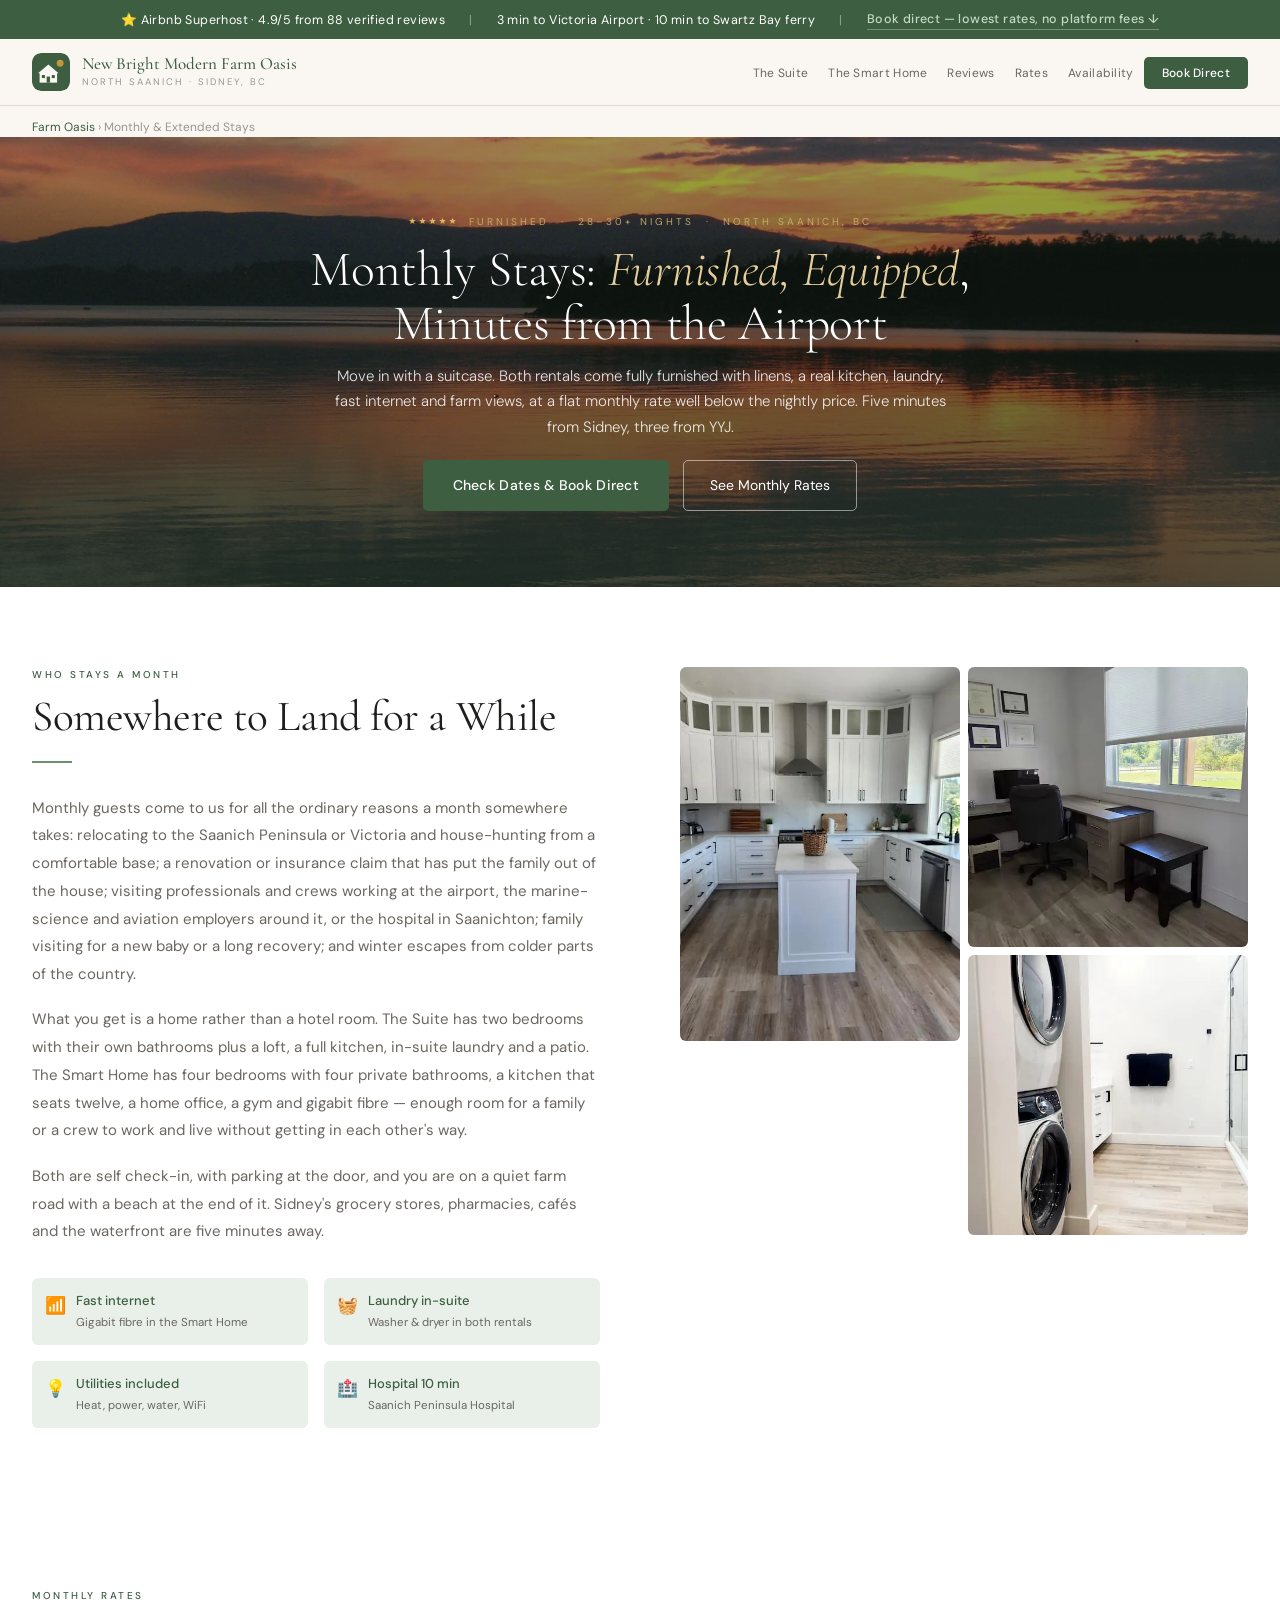
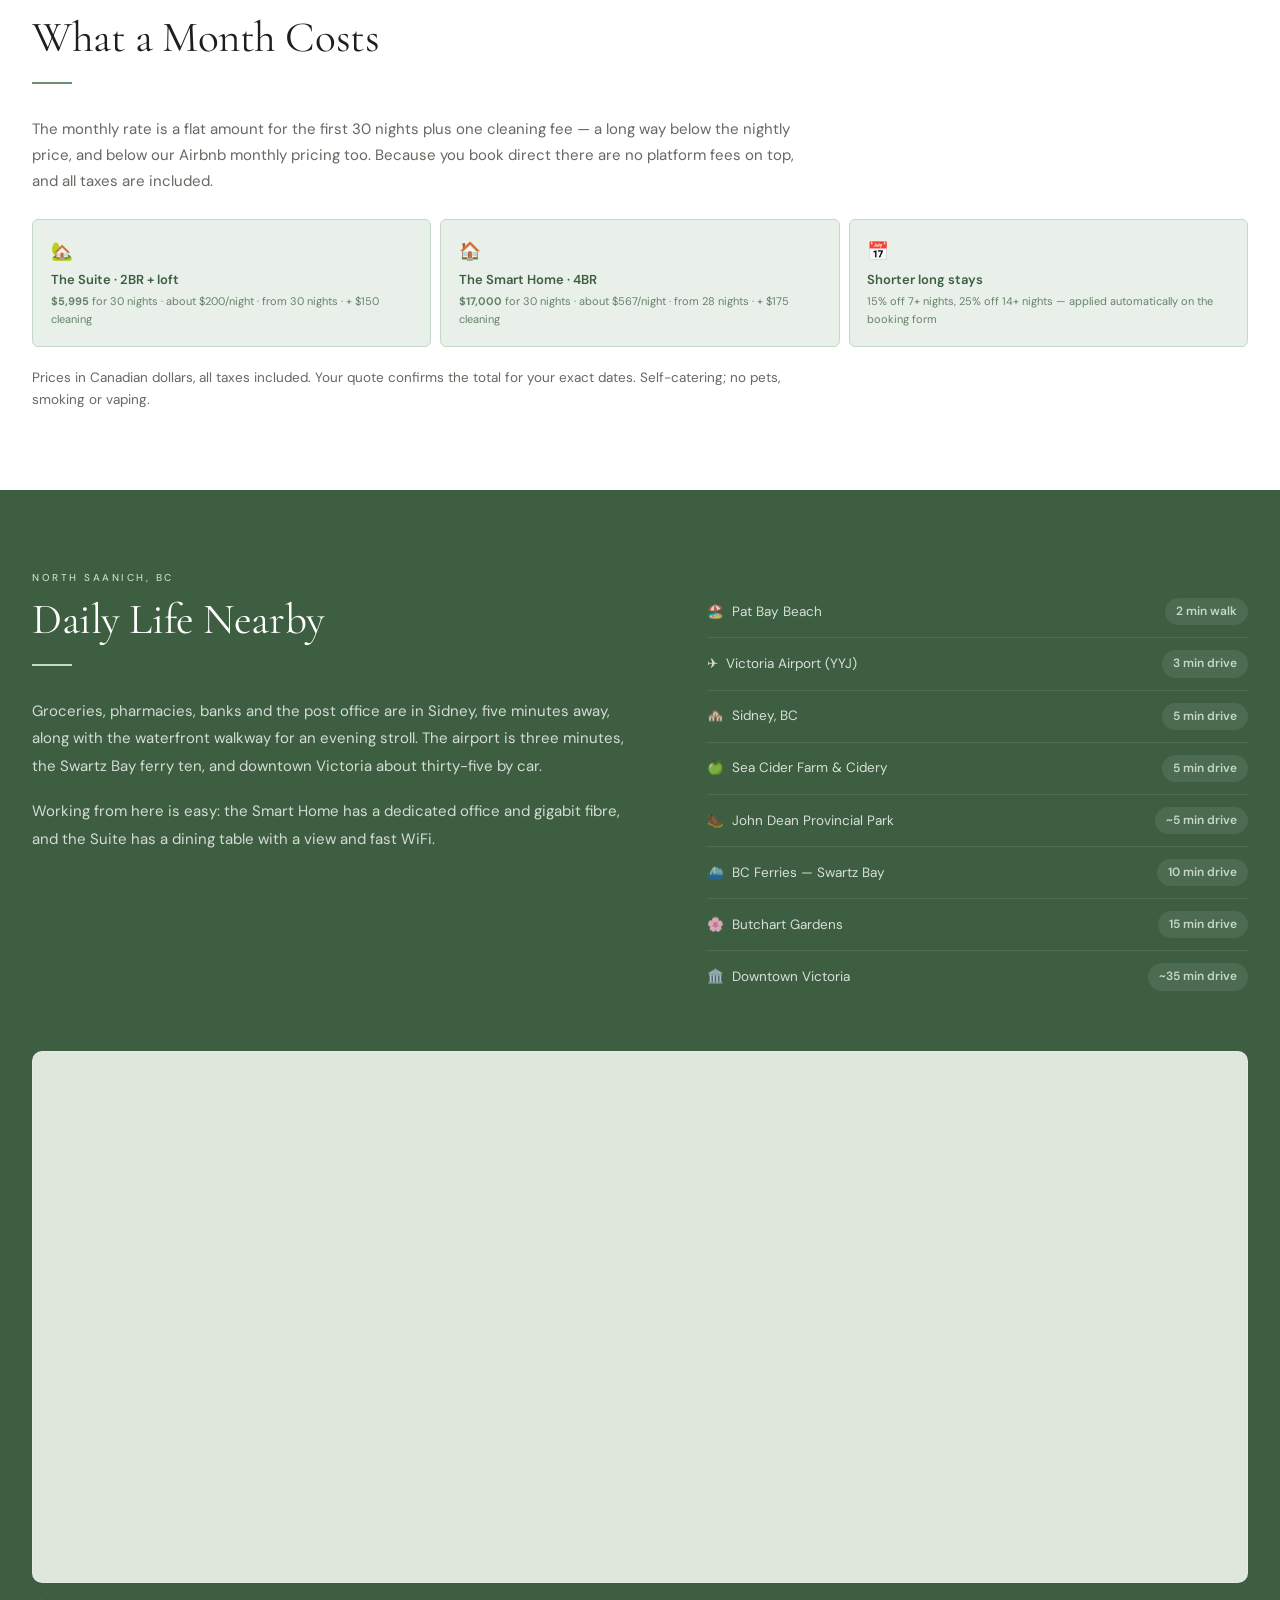
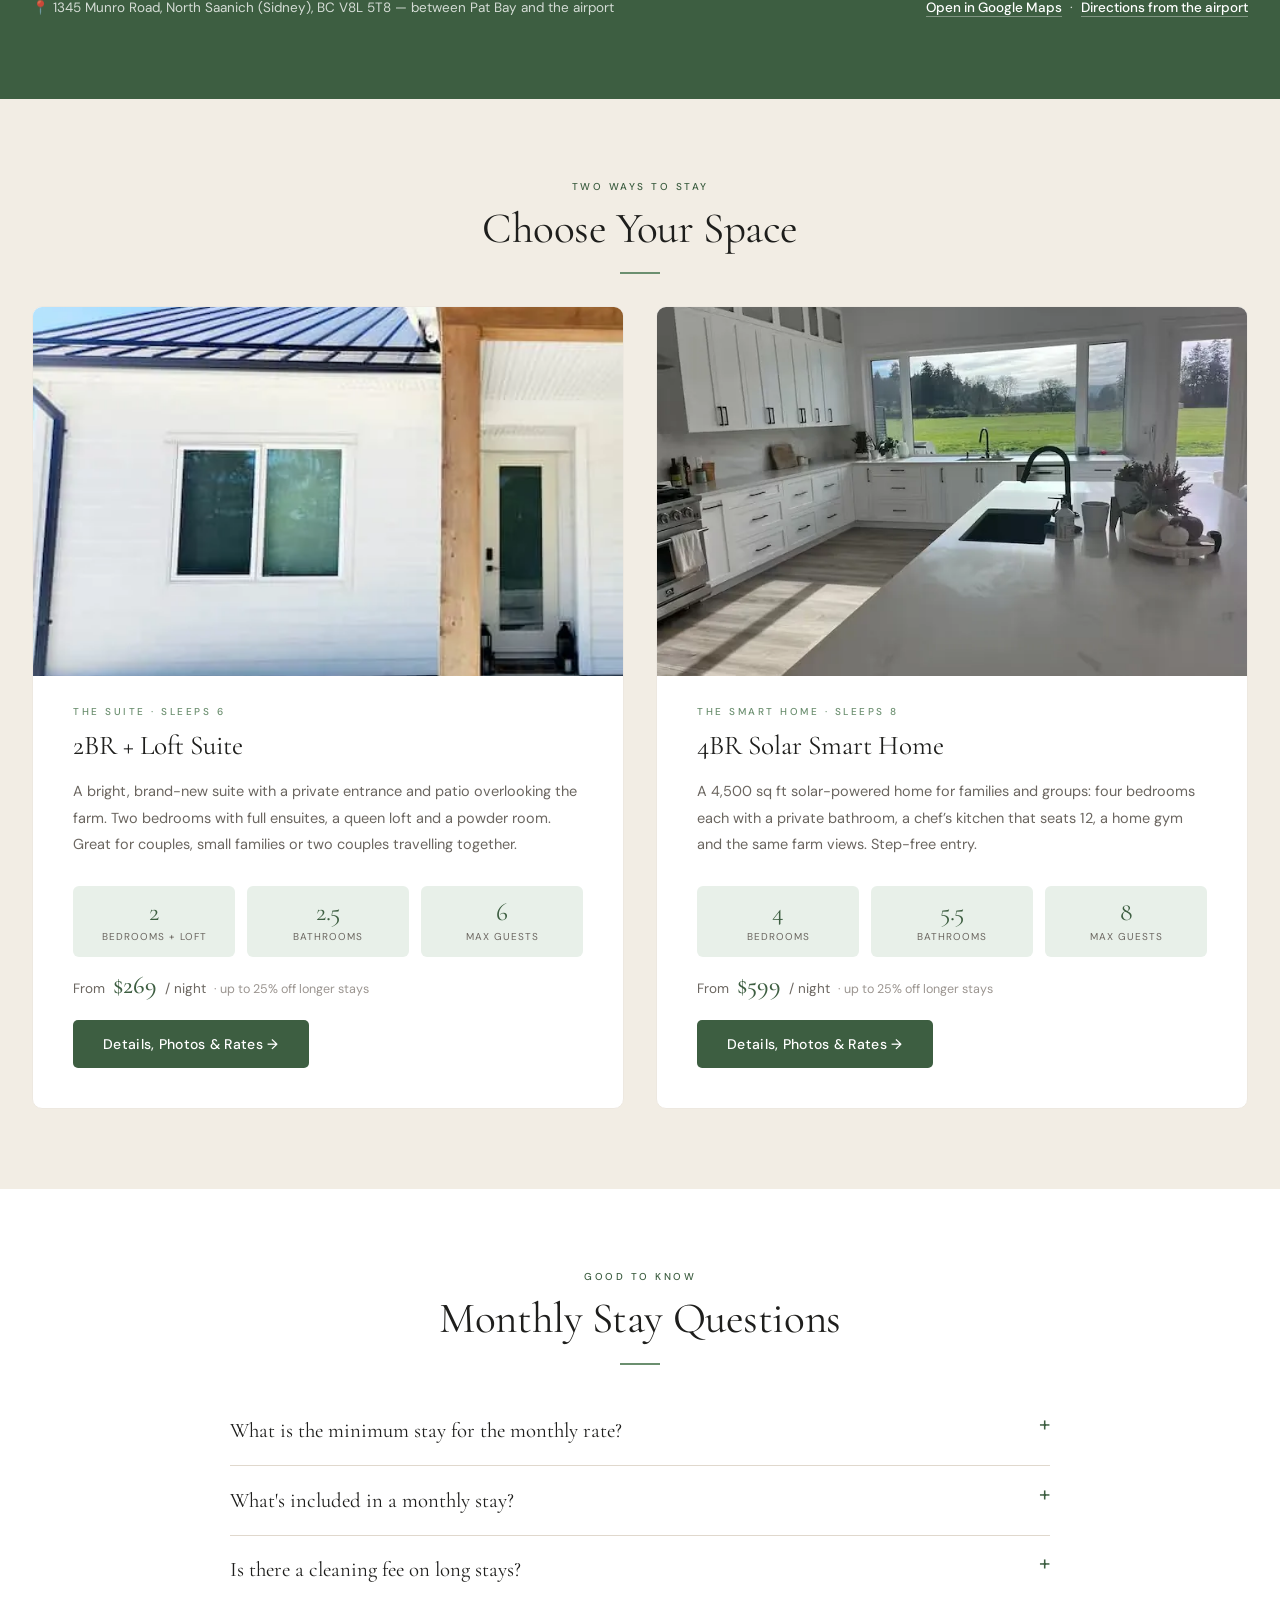
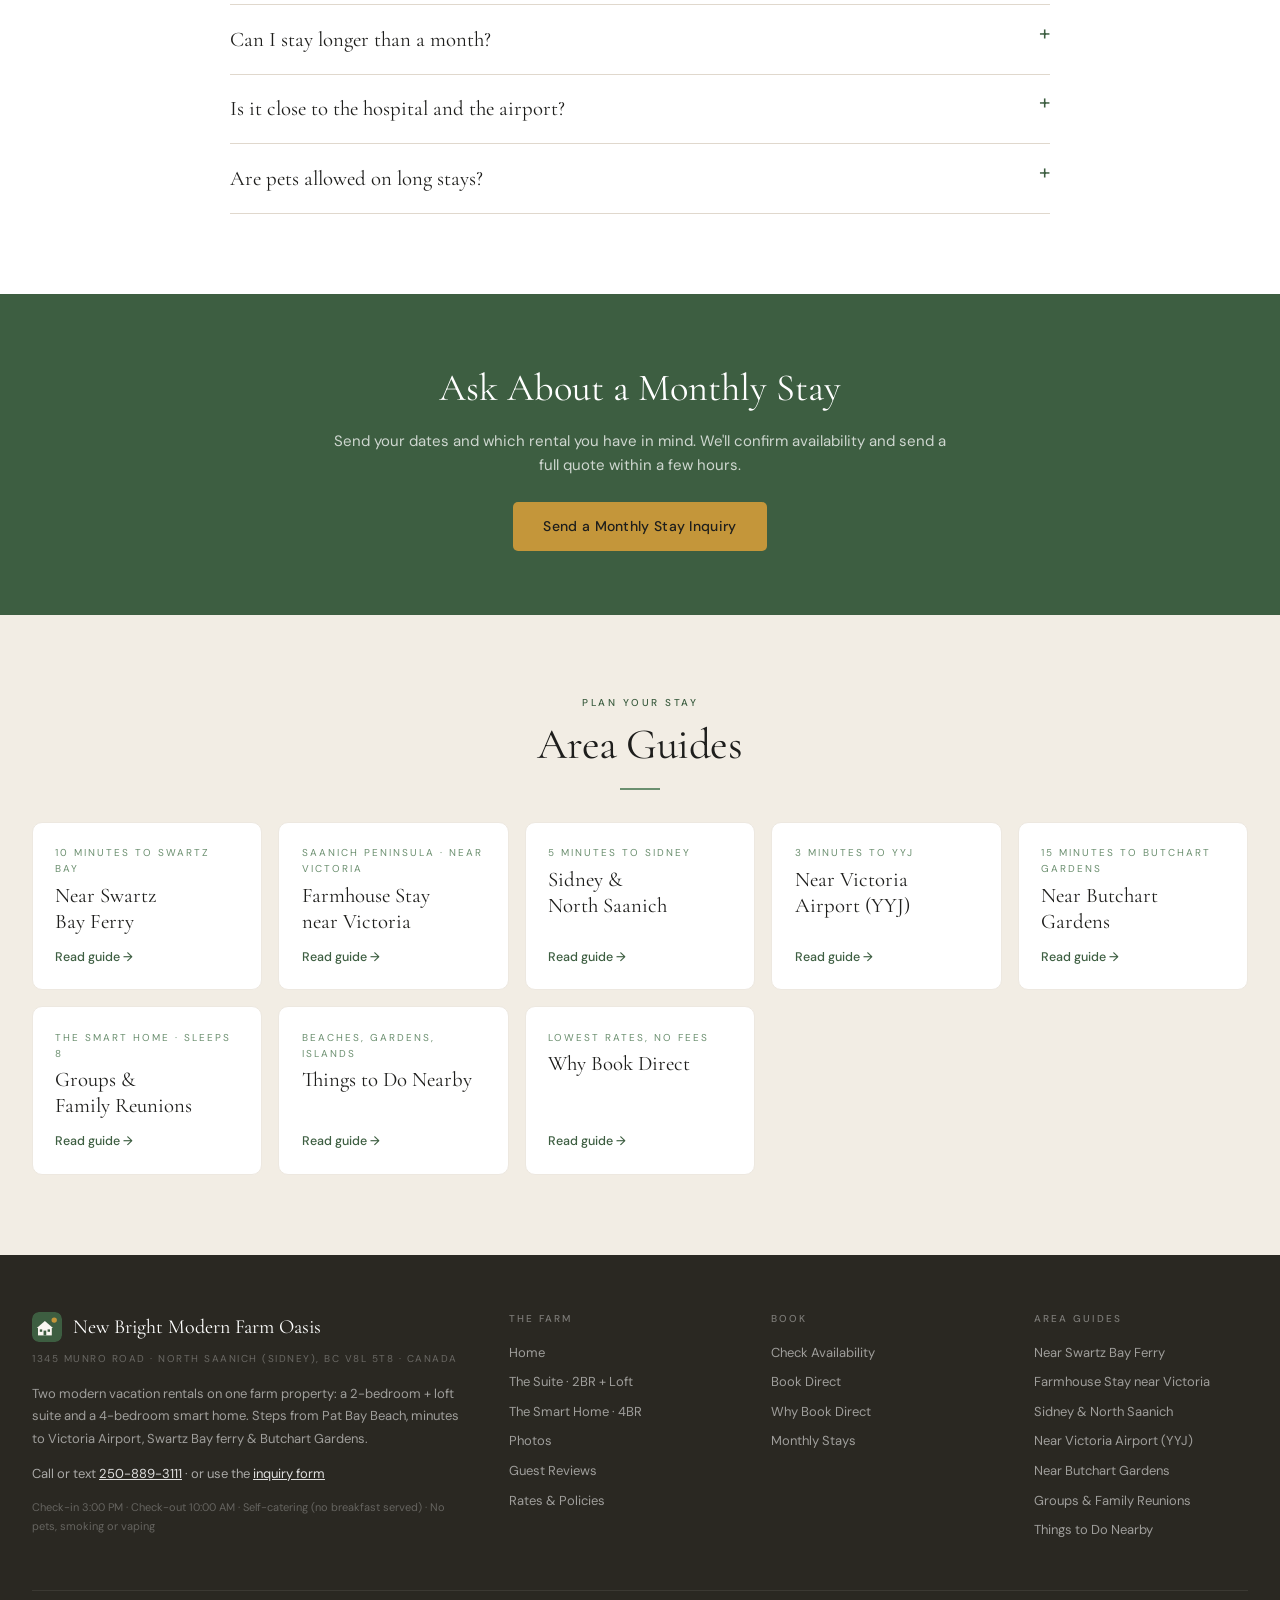
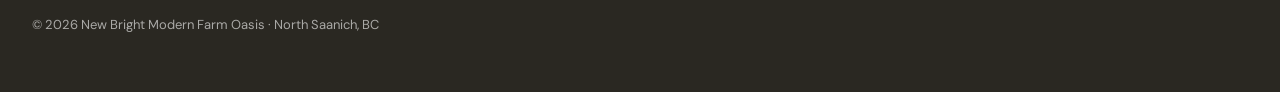
<file: monthly-stays-sidney-north-saanich/index.html>
<!DOCTYPE html>
<html lang="en">
<head>
<meta charset="UTF-8">
<meta name="viewport" content="width=device-width, initial-scale=1.0">
<title>Monthly Furnished Rentals near Sidney, BC | Farm Oasis</title>
<meta name="description" content="Furnished monthly stays near Sidney, BC, 3 min from Victoria Airport: a 2BR + loft suite or a 4BR smart home with office and gym. Discounted 28–30+ night rates.">
<meta name="robots" content="index, follow">
<link rel="canonical" href="https://victoriabnb.ca/monthly-stays-sidney-north-saanich/">
<meta property="og:type" content="website">
<meta property="og:site_name" content="New Bright Modern Farm Oasis">
<meta property="og:locale" content="en_CA">
<meta property="og:title" content="Monthly Furnished Rentals near Sidney, BC | Farm Oasis">
<meta property="og:description" content="Furnished monthly stays near Sidney, BC, 3 min from Victoria Airport: a 2BR + loft suite or a 4BR smart home with office and gym. Discounted 28–30+ night rates.">
<meta property="og:image" content="https://victoriabnb.ca/img/og/suite-living-area.jpg">
<meta property="og:url" content="https://victoriabnb.ca/monthly-stays-sidney-north-saanich/">
<meta name="twitter:card" content="summary_large_image">
<meta name="twitter:title" content="Monthly Furnished Rentals near Sidney, BC | Farm Oasis">
<meta name="twitter:description" content="Furnished monthly stays near Sidney, BC, 3 min from Victoria Airport: a 2BR + loft suite or a 4BR smart home with office and gym. Discounted 28–30+ night rates.">
<meta name="twitter:image" content="https://victoriabnb.ca/img/og/suite-living-area.jpg">
<link rel="icon" href="/favicon.ico" sizes="32x32">
<link rel="icon" href="/favicon.svg" type="image/svg+xml">
<link rel="apple-touch-icon" href="/apple-touch-icon.png">
<link rel="manifest" href="/site.webmanifest">
<meta name="theme-color" content="#3D5E41">
<script type="application/ld+json">
{
  "@context": "https://schema.org",
  "@graph": [
    {
      "@type": "WebPage",
      "@id": "https://victoriabnb.ca/monthly-stays-sidney-north-saanich/#webpage",
      "url": "https://victoriabnb.ca/monthly-stays-sidney-north-saanich/",
      "name": "Monthly Furnished Rentals near Sidney, BC | Farm Oasis",
      "description": "Furnished monthly stays near Sidney, BC, 3 min from Victoria Airport: a 2BR + loft suite or a 4BR smart home with office and gym. Discounted 28–30+ night rates.",
      "isPartOf": {
        "@id": "https://victoriabnb.ca/#website"
      },
      "primaryImageOfPage": "https://victoriabnb.ca/img/suite-living-area.webp",
      "breadcrumb": {
        "@id": "https://victoriabnb.ca/monthly-stays-sidney-north-saanich/#breadcrumb"
      },
      "about": [
        {
          "@id": "https://victoriabnb.ca/#suite"
        },
        {
          "@id": "https://victoriabnb.ca/#smarthome"
        }
      ]
    },
    {
      "@type": "BreadcrumbList",
      "@id": "https://victoriabnb.ca/monthly-stays-sidney-north-saanich/#breadcrumb",
      "itemListElement": [
        {
          "@type": "ListItem",
          "position": 1,
          "name": "Farm Oasis",
          "item": "https://victoriabnb.ca/"
        },
        {
          "@type": "ListItem",
          "position": 2,
          "name": "Monthly Stays",
          "item": "https://victoriabnb.ca/monthly-stays-sidney-north-saanich/"
        }
      ]
    },
    {
      "@type": "FAQPage",
      "@id": "https://victoriabnb.ca/monthly-stays-sidney-north-saanich/#faq",
      "mainEntity": [
        {
          "@type": "Question",
          "name": "What is the minimum stay for the monthly rate?",
          "acceptedAnswer": {
            "@type": "Answer",
            "text": "The monthly rate applies from 28–30 nights depending on the home (the exact minimum is shown on the rate cards). Stays of 7+ and 14+ nights are discounted too."
          }
        },
        {
          "@type": "Question",
          "name": "What's included in a monthly stay?",
          "acceptedAnswer": {
            "@type": "Answer",
            "text": "Everything a nightly guest gets: furniture, linens and towels, a fully equipped kitchen, washer and dryer, high-speed internet, utilities, parking and the patio. The Smart Home also has a dedicated home office and gigabit fibre."
          }
        },
        {
          "@type": "Question",
          "name": "Is there a cleaning fee on long stays?",
          "acceptedAnswer": {
            "@type": "Answer",
            "text": "One cleaning fee per stay. If you'd like mid-stay cleaning, ask and we'll quote it."
          }
        },
        {
          "@type": "Question",
          "name": "Can I stay longer than a month?",
          "acceptedAnswer": {
            "@type": "Answer",
            "text": "Usually, yes. Tell us your dates in the inquiry and we'll confirm availability and a quote for the full period."
          }
        },
        {
          "@type": "Question",
          "name": "Is it close to the hospital and the airport?",
          "acceptedAnswer": {
            "@type": "Answer",
            "text": "Saanich Peninsula Hospital in Saanichton is about 10 minutes, Victoria Airport is 3 minutes, and Victoria General Hospital is roughly 25 minutes."
          }
        },
        {
          "@type": "Question",
          "name": "Are pets allowed on long stays?",
          "acceptedAnswer": {
            "@type": "Answer",
            "text": "No. Both rentals are pet-free and smoke- and vape-free for every length of stay."
          }
        }
      ]
    }
  ]
}
</script>
<link rel="preconnect" href="https://fonts.googleapis.com">
<link rel="preconnect" href="https://fonts.gstatic.com" crossorigin>
<link href="https://fonts.googleapis.com/css2?family=Cormorant+Garamond:ital,wght@0,300;0,400;0,500;0,600;1,300;1,400&family=DM+Sans:ital,wght@0,300;0,400;0,500;0,600;1,400&display=swap" rel="stylesheet">
<link rel="stylesheet" href="/assets/site.css">
<link rel="stylesheet" href="/assets/guides.css">
<link rel="stylesheet" href="/assets/ui.css">

<script src="/assets/site-config.js"></script>
<script src="/assets/pricing.js"></script>
<script src="/assets/site.js" defer></script>
</head>
<body>

<div class="announce-bar">
  <span>⭐ Airbnb Superhost · 4.9/5 from 88 verified reviews</span>
  <span class="announce-sep">|</span>
  <span>3 min to Victoria Airport · 10 min to Swartz Bay ferry</span>
  <span class="announce-sep">|</span>
  <a href="/#booking">Book direct — lowest rates, no platform fees ↓</a>
</div>

<nav id="mainNav">
  <div class="nav-inner">
    <a class="nav-logo" href="/" aria-label="New Bright Modern Farm Oasis — home">
      <svg class="nav-mark" viewBox="0 0 100 100" aria-hidden="true" focusable="false"><rect width="100" height="100" rx="22" fill="#3D5E41"/><circle cx="74" cy="27" r="9" fill="#C4963A"/><polygon points="16,53 43,30 70,53" fill="#FAF7F2"/><rect x="20" y="52" width="46" height="26" fill="#FAF7F2"/><rect x="38.5" y="62" width="9" height="16" fill="#3D5E41"/><rect x="26" y="58" width="8" height="8" fill="#3D5E41"/><rect x="52" y="58" width="8" height="8" fill="#3D5E41"/></svg>
      <span class="nav-logo-text"><span class="nav-logo-name">New Bright Modern Farm Oasis</span><span class="nav-logo-sub">North Saanich · Sidney, BC</span></span>
    </a>
    <ul class="nav-links">
      <li><a href="/the-suite/">The Suite</a></li>
      <li><a href="/the-smart-home/">The Smart Home</a></li>
      <li><a href="/#reviews">Reviews</a></li>
      <li><a href="/#pricing">Rates</a></li>
      <li><a href="/#availability">Availability</a></li>
      <li><a href="/#booking" class="nav-cta">Book Direct</a></li>
    </ul>
    <button class="hamburger" id="menuBtn" aria-label="Open menu"><span></span><span></span><span></span></button>
  </div>
</nav>
<div class="mobile-menu" id="mobileMenu">
  <button class="mobile-close" id="menuClose" aria-label="Close menu">×</button>
  <a href="/">Home</a>
  <a href="/the-suite/">The Suite</a>
  <a href="/the-smart-home/">The Smart Home</a>
  <a href="/#gallery-suite">Photos</a>
  <a href="/#pricing">Rates</a>
  <a href="/#availability">Availability</a>
  <a href="/swartz-bay-ferry-stay/">Near Swartz Bay Ferry</a><a href="/farmhouse-stay-victoria-bc/">Farmhouse Stay near Victoria</a><a href="/sidney-north-saanich-vacation-rental/">Sidney & North Saanich</a><a href="/victoria-airport-accommodation/">Near Victoria Airport (YYJ)</a><a href="/butchart-gardens-accommodation/">Near Butchart Gardens</a><a href="/group-vacation-rental-victoria/">Groups & Family Reunions</a><a href="/things-to-do-sidney-north-saanich/">Things to Do Nearby</a><a href="/monthly-stays-sidney-north-saanich/">Monthly &amp; Extended Stays</a><a href="/book-direct/">Why Book Direct</a>
  <a href="/#booking" style="color:var(--sage-dark);font-weight:600">Book Direct ↓</a>
</div>

<div class="crumbs"><a href="/">Farm Oasis</a> &rsaquo; Monthly &amp; Extended Stays</div>

<div class="hero hero-photo hero-short">
  <picture class="hero-bg"><source media="(max-width:700px)" srcset="/img/pat-bay-beach-sunset-800.webp"><img src="/img/pat-bay-beach-sunset.webp" width="1600" height="1200" alt="" fetchpriority="high" decoding="async"></picture>
  <div class="hero-content">
    <div class="hero-eyebrow"><span class="hero-eyebrow-star">★★★★★</span> Furnished &nbsp;·&nbsp; 28–30+ nights &nbsp;·&nbsp; North Saanich, BC</div>
    <h1>Monthly Stays: <em>Furnished, Equipped</em>, Minutes from the Airport</h1>
    <p class="hero-sub">Move in with a suitcase. Both rentals come fully furnished with linens, a real kitchen, laundry, fast internet and farm views, at a flat monthly rate well below the nightly price. Five minutes from Sidney, three from YYJ.</p>
    <div class="hero-btns">
      <a href="/#booking" class="btn-primary">Check Dates &amp; Book Direct</a>
      <a href="#monthly-rates" class="btn-outline">See Monthly Rates</a>
    </div>
  </div>
</div>

<section id="about" class="about-section">
  <div class="wrap">
    <div class="about-grid">
      <div>
    <div class="eyebrow">Who stays a month</div>
    <h2 class="section-title">Somewhere to Land for a While</h2>
    <div class="rule"></div>
        <div class="about-body"><p>Monthly guests come to us for all the ordinary reasons a month somewhere takes: relocating to the Saanich Peninsula or Victoria and house-hunting from a comfortable base; a renovation or insurance claim that has put the family out of the house; visiting professionals and crews working at the airport, the marine-science and aviation employers around it, or the hospital in Saanichton; family visiting for a new baby or a long recovery; and winter escapes from colder parts of the country.</p><p>What you get is a home rather than a hotel room. The Suite has two bedrooms with their own bathrooms plus a loft, a full kitchen, in-suite laundry and a patio. The Smart Home has four bedrooms with four private bathrooms, a kitchen that seats twelve, a home office, a gym and gigabit fibre — enough room for a family or a crew to work and live without getting in each other's way.</p><p>Both are self check-in, with parking at the door, and you are on a quiet farm road with a beach at the end of it. Sidney's grocery stores, pharmacies, cafés and the waterfront are five minutes away.</p></div>
        <div class="about-highlights"><div class="about-hl"><span class="hl-icon">📶</span><div><div class="hl-title">Fast internet</div><div class="hl-sub">Gigabit fibre in the Smart Home</div></div></div><div class="about-hl"><span class="hl-icon">🧺</span><div><div class="hl-title">Laundry in-suite</div><div class="hl-sub">Washer &amp; dryer in both rentals</div></div></div><div class="about-hl"><span class="hl-icon">💡</span><div><div class="hl-title">Utilities included</div><div class="hl-sub">Heat, power, water, WiFi</div></div></div><div class="about-hl"><span class="hl-icon">🏥</span><div><div class="hl-title">Hospital 10 min</div><div class="hl-sub">Saanich Peninsula Hospital</div></div></div></div>
      </div>
      <div class="mosaic"><img src="/img/suite-living-and-dining-area.webp" class="tall" alt="Suite living and dining area" loading="lazy"><img src="/img/smart-home-home-office.webp" class="sq" alt="Home office in the Smart Home" loading="lazy"><img src="/img/suite-laundry-area.webp" class="sq" alt="In-suite laundry" loading="lazy"></div>
    </div>
  </div>
</section>

<section id="monthly-rates" class="pricing-section">
  <div class="wrap">
    <div class="eyebrow">Monthly rates</div>
    <h2 class="section-title">What a Month Costs</h2>
    <div class="rule"></div>
    <p class="pricing-intro">The monthly rate is a flat amount for the first <span data-monthly-nights="suite"></span> nights plus one cleaning fee — a long way below the nightly price, and below our Airbnb monthly pricing too. Because you book direct there are no platform fees on top, and all taxes are included.</p>
    <div class="rules-grid" style="margin-top:1.5rem">
      <div class="rule-card rule-ok" data-prop="suite"><span class="rule-icon">🏡</span><div class="rule-name">The Suite · 2BR + loft</div><div class="rule-note"><strong data-monthly-total="suite"></strong> for <span data-monthly-nights="suite"></span> nights · about <span data-monthly-night="suite"></span>/night · from <span data-monthly-min="suite"></span> nights · + <span data-cleaning-fee="suite"></span> cleaning</div><p class="prop-note" hidden></p></div>
      <div class="rule-card rule-ok" data-prop="smarthome"><span class="rule-icon">🏠</span><div class="rule-name">The Smart Home · 4BR</div><div class="rule-note"><strong data-monthly-total="smarthome"></strong> for <span data-monthly-nights="smarthome"></span> nights · about <span data-monthly-night="smarthome"></span>/night · from <span data-monthly-min="smarthome"></span> nights · + <span data-cleaning-fee="smarthome"></span> cleaning</div><p class="prop-note" hidden></p></div>
      <div class="rule-card rule-ok"><span class="rule-icon">📅</span><div class="rule-name">Shorter long stays</div><div class="rule-note"><span data-ladder="suite"></span> — applied automatically on the booking form</div></div>
    </div>
    <p style="font-size:13.5px;color:var(--mid);margin-top:1.25rem;max-width:760px">Prices in Canadian dollars, all taxes included. Your quote confirms the total for your exact dates. Self-catering; no pets, smoking or vaping.</p>
  </div>
</section>

<section class="location-section">
  <div class="loc-grid">
    <div>
    <div class="eyebrow">North Saanich, BC</div>
    <h2 class="section-title">Daily Life Nearby</h2>
    <div class="rule"></div>
      <div class="loc-body"><p>Groceries, pharmacies, banks and the post office are in Sidney, five minutes away, along with the waterfront walkway for an evening stroll. The airport is three minutes, the Swartz Bay ferry ten, and downtown Victoria about thirty-five by car.</p><p>Working from here is easy: the Smart Home has a dedicated office and gigabit fibre, and the Suite has a dining table with a view and fast WiFi.</p></div>
    </div>
    <div><ul class="dist-list">
        <li class="dist-item"><a href="https://www.google.com/maps/search/?api=1&amp;query=Patricia+Bay+Beach+North+Saanich+BC" target="_blank" rel="noopener">🏖️ &nbsp;Pat Bay Beach</a><span class="dist-time">2 min walk</span></li>
        <li class="dist-item"><a href="https://www.victoriaairport.com/" target="_blank" rel="noopener">✈️ &nbsp;Victoria Airport (YYJ)</a><span class="dist-time">3 min drive</span></li>
        <li class="dist-item"><a href="https://www.sidney.ca/" target="_blank" rel="noopener">🏘️ &nbsp;Sidney, BC</a><span class="dist-time">5 min drive</span></li>
        <li class="dist-item"><a href="https://seacider.ca/" target="_blank" rel="noopener">🍏 &nbsp;Sea Cider Farm &amp; Cidery</a><span class="dist-time">5 min drive</span></li>
        <li class="dist-item"><a href="https://bcparks.ca/lau-welnew-john-dean-park/" target="_blank" rel="noopener">🥾 &nbsp;John Dean Provincial Park</a><span class="dist-time">~5 min drive</span></li>
        <li class="dist-item"><a href="https://www.bcferries.com/" target="_blank" rel="noopener">⛴️ &nbsp;BC Ferries — Swartz Bay</a><span class="dist-time">10 min drive</span></li>
        <li class="dist-item"><a href="https://www.butchartgardens.com/" target="_blank" rel="noopener">🌸 &nbsp;Butchart Gardens</a><span class="dist-time">15 min drive</span></li>
        <li class="dist-item"><a href="https://www.tourismvictoria.com/" target="_blank" rel="noopener">🏛️ &nbsp;Downtown Victoria</a><span class="dist-time">~35 min drive</span></li>
      </ul></div>
  </div>
  <div class="loc-map">
    <div class="loc-map-frame">
      <iframe src="https://www.google.com/maps?q=1345+Munro+Road,+North+Saanich,+BC+V8L+5T8&amp;z=13&amp;output=embed" width="1280" height="560" loading="lazy" referrerpolicy="no-referrer-when-downgrade" allowfullscreen title="Map: New Bright Modern Farm Oasis, 1345 Munro Road, North Saanich, BC"></iframe>
    </div>
    <div class="loc-map-bar">
      <span>📍 1345 Munro Road, North Saanich (Sidney), BC V8L 5T8 &mdash; between Pat Bay and the airport</span>
      <span><a href="https://www.google.com/maps/search/?api=1&amp;query=1345+Munro+Road+North+Saanich+BC+V8L+5T8" target="_blank" rel="noopener">Open in Google Maps</a> &nbsp;·&nbsp; <a href="https://www.google.com/maps/dir/?api=1&amp;origin=Victoria+International+Airport+YYJ&amp;destination=1345+Munro+Road+North+Saanich+BC+V8L+5T8" target="_blank" rel="noopener">Directions from the airport</a></span>
    </div>
  </div>
</section>

<section class="stays-section">
  <div class="wrap">
    <div class="eyebrow" style="text-align:center">Two ways to stay</div>
    <h2 class="section-title" style="text-align:center">Choose Your Space</h2>
    <div class="rule" style="margin-left:auto;margin-right:auto"></div>
    <div class="stays-grid">
      <div class="stay-card" data-prop="suite">
        <div class="stay-ribbon">Not taking bookings right now</div>
        <div class="stay-card-img"><img src="/img/suite-exterior-farm-views.webp" alt="2-bedroom + loft suite with farm views in North Saanich" loading="lazy"></div>
        <div class="stay-card-eyebrow">The Suite &middot; Sleeps 6</div>
        <h3 class="stay-card-title">2BR + Loft Suite</h3>
        <p class="stay-card-desc">A bright, brand-new suite with a private entrance and patio overlooking the farm. Two bedrooms with full ensuites, a queen loft and a powder room. Great for couples, small families or two couples travelling together.</p>
        <div class="stay-stats">
          <div class="stay-stat"><span class="stay-stat-num">2</span><span class="stay-stat-label">Bedrooms + Loft</span></div>
          <div class="stay-stat"><span class="stay-stat-num">2.5</span><span class="stay-stat-label">Bathrooms</span></div>
          <div class="stay-stat"><span class="stay-stat-num">6</span><span class="stay-stat-label">Max Guests</span></div>
        </div>
        <div class="stay-from">From <strong data-from-price="suite"></strong> <span>/ night</span> <span class="stay-from-note">· up to <span data-max-discount="suite"></span> off longer stays</span></div>
        <p class="prop-note" hidden></p>
        <a href="/the-suite/" class="btn-primary stay-link">Details, Photos &amp; Rates &rarr;</a>
      </div>
      <div class="stay-card" data-prop="smarthome">
        <div class="stay-ribbon">Not taking bookings right now</div>
        <div class="stay-card-img"><img src="/img/smart-home-chefs-kitchen-island.webp" alt="4-bedroom solar-powered smart home chef's kitchen" loading="lazy"></div>
        <div class="stay-card-eyebrow">The Smart Home &middot; Sleeps 8</div>
        <h3 class="stay-card-title">4BR Solar Smart Home</h3>
        <p class="stay-card-desc">A 4,500&nbsp;sq&nbsp;ft solar-powered home for families and groups: four bedrooms each with a private bathroom, a chef&rsquo;s kitchen that seats 12, a home gym and the same farm views. Step-free entry.</p>
        <div class="stay-stats">
          <div class="stay-stat"><span class="stay-stat-num">4</span><span class="stay-stat-label">Bedrooms</span></div>
          <div class="stay-stat"><span class="stay-stat-num">5.5</span><span class="stay-stat-label">Bathrooms</span></div>
          <div class="stay-stat"><span class="stay-stat-num">8</span><span class="stay-stat-label">Max Guests</span></div>
        </div>
        <div class="stay-from">From <strong data-from-price="smarthome"></strong> <span>/ night</span> <span class="stay-from-note">· up to <span data-max-discount="smarthome"></span> off longer stays</span></div>
        <p class="prop-note" hidden></p>
        <a href="/the-smart-home/" class="btn-primary stay-link">Details, Photos &amp; Rates &rarr;</a>
      </div>
    </div>
  </div>
</section>

<section class="faq-section">
  <div class="wrap">
    <div class="eyebrow" style="text-align:center">Good to know</div>
    <h2 class="section-title" style="text-align:center">Monthly Stay Questions</h2>
    <div class="rule" style="margin-left:auto;margin-right:auto"></div>
    <div class="faq-list"><details><summary>What is the minimum stay for the monthly rate?</summary><p>The monthly rate applies from 28–30 nights depending on the home (the exact minimum is shown on the rate cards). Stays of 7+ and 14+ nights are discounted too.</p></details><details><summary>What's included in a monthly stay?</summary><p>Everything a nightly guest gets: furniture, linens and towels, a fully equipped kitchen, washer and dryer, high-speed internet, utilities, parking and the patio. The Smart Home also has a dedicated home office and gigabit fibre.</p></details><details><summary>Is there a cleaning fee on long stays?</summary><p>One cleaning fee per stay. If you'd like mid-stay cleaning, ask and we'll quote it.</p></details><details><summary>Can I stay longer than a month?</summary><p>Usually, yes. Tell us your dates in the inquiry and we'll confirm availability and a quote for the full period.</p></details><details><summary>Is it close to the hospital and the airport?</summary><p>Saanich Peninsula Hospital in Saanichton is about 10 minutes, Victoria Airport is 3 minutes, and Victoria General Hospital is roughly 25 minutes.</p></details><details><summary>Are pets allowed on long stays?</summary><p>No. Both rentals are pet-free and smoke- and vape-free for every length of stay.</p></details></div>
  </div>
</section>

<div class="cta-band">
  <h2>Ask About a Monthly Stay</h2>
  <p>Send your dates and which rental you have in mind. We'll confirm availability and send a full quote within a few hours.</p>
  <a href="/#booking" class="btn-primary">Send a Monthly Stay Inquiry</a>
</div>

<section class="guides-section">
  <div class="wrap">
    <div class="eyebrow" style="text-align:center">Plan your stay</div>
    <h2 class="section-title" style="text-align:center">Area Guides</h2>
    <div class="rule" style="margin-left:auto;margin-right:auto"></div>
  </div>
  <div class="guides-grid"><a class="guide-card" href="/swartz-bay-ferry-stay/"><span class="guide-eyebrow">10 minutes to Swartz Bay</span><span class="guide-title">Near Swartz Bay Ferry</span><span class="guide-go">Read guide &rarr;</span></a><a class="guide-card" href="/farmhouse-stay-victoria-bc/"><span class="guide-eyebrow">Saanich Peninsula · near Victoria</span><span class="guide-title">Farmhouse Stay near Victoria</span><span class="guide-go">Read guide &rarr;</span></a><a class="guide-card" href="/sidney-north-saanich-vacation-rental/"><span class="guide-eyebrow">5 minutes to Sidney</span><span class="guide-title">Sidney & North Saanich</span><span class="guide-go">Read guide &rarr;</span></a><a class="guide-card" href="/victoria-airport-accommodation/"><span class="guide-eyebrow">3 minutes to YYJ</span><span class="guide-title">Near Victoria Airport (YYJ)</span><span class="guide-go">Read guide &rarr;</span></a><a class="guide-card" href="/butchart-gardens-accommodation/"><span class="guide-eyebrow">15 minutes to Butchart Gardens</span><span class="guide-title">Near Butchart Gardens</span><span class="guide-go">Read guide &rarr;</span></a><a class="guide-card" href="/group-vacation-rental-victoria/"><span class="guide-eyebrow">The Smart Home · sleeps 8</span><span class="guide-title">Groups & Family Reunions</span><span class="guide-go">Read guide &rarr;</span></a><a class="guide-card" href="/things-to-do-sidney-north-saanich/"><span class="guide-eyebrow">Beaches, gardens, islands</span><span class="guide-title">Things to Do Nearby</span><span class="guide-go">Read guide &rarr;</span></a><a class="guide-card" href="/book-direct/"><span class="guide-eyebrow">Lowest rates, no fees</span><span class="guide-title">Why Book Direct</span><span class="guide-go">Read guide &rarr;</span></a></div>
</section>

<footer>
  <div class="footer-grid">
    <div>
      <div class="footer-brand"><svg class="nav-mark footer-mark" viewBox="0 0 100 100" aria-hidden="true" focusable="false"><rect width="100" height="100" rx="22" fill="#3D5E41"/><circle cx="74" cy="27" r="9" fill="#C4963A"/><polygon points="16,53 43,30 70,53" fill="#FAF7F2"/><rect x="20" y="52" width="46" height="26" fill="#FAF7F2"/><rect x="38.5" y="62" width="9" height="16" fill="#3D5E41"/><rect x="26" y="58" width="8" height="8" fill="#3D5E41"/><rect x="52" y="58" width="8" height="8" fill="#3D5E41"/></svg><div class="footer-name">New Bright Modern Farm Oasis</div></div>
      <div class="footer-loc">1345 Munro Road · North Saanich (Sidney), BC V8L 5T8 · Canada</div>
      <p>Two modern vacation rentals on one farm property: a 2-bedroom + loft suite and a 4-bedroom smart home. Steps from Pat Bay Beach, minutes to Victoria Airport, Swartz Bay ferry &amp; Butchart Gardens.</p>
      <p style="margin-top:0.75rem;font-size:13px;color:rgba(255,255,255,0.6)">Call or text <a href="tel:+12508893111" style="color:rgba(255,255,255,0.85)">250-889-3111</a> · or use the <a href="/#booking" style="color:rgba(255,255,255,0.85)">inquiry form</a></p>
      <p style="margin-top:0.75rem;font-size:11px;color:rgba(255,255,255,0.28)">Check-in 3:00 PM · Check-out 10:00 AM · Self-catering (no breakfast served) · No pets, smoking or vaping</p>
    </div>
    <div class="footer-col">
      <h4>The Farm</h4>
      <ul>
        <li><a href="/">Home</a></li>
        <li><a href="/the-suite/">The Suite &middot; 2BR + Loft</a></li>
        <li><a href="/the-smart-home/">The Smart Home &middot; 4BR</a></li>
        <li><a href="/#gallery-suite">Photos</a></li>
        <li><a href="/#reviews">Guest Reviews</a></li>
        <li><a href="/#pricing">Rates &amp; Policies</a></li>
      </ul>
    </div>
    <div class="footer-col">
      <h4>Book</h4>
      <ul>
        <li><a href="/#availability">Check Availability</a></li>
        <li><a href="/#booking">Book Direct</a></li>
        <li><a href="/book-direct/">Why Book Direct</a></li>
        <li><a href="/monthly-stays-sidney-north-saanich/">Monthly Stays</a></li>
      </ul>
    </div>
    <div class="footer-col">
      <h4>Area Guides</h4>
      <ul><li><a href="/swartz-bay-ferry-stay/">Near Swartz Bay Ferry</a></li><li><a href="/farmhouse-stay-victoria-bc/">Farmhouse Stay near Victoria</a></li><li><a href="/sidney-north-saanich-vacation-rental/">Sidney & North Saanich</a></li><li><a href="/victoria-airport-accommodation/">Near Victoria Airport (YYJ)</a></li><li><a href="/butchart-gardens-accommodation/">Near Butchart Gardens</a></li><li><a href="/group-vacation-rental-victoria/">Groups & Family Reunions</a></li><li><a href="/things-to-do-sidney-north-saanich/">Things to Do Nearby</a></li></ul>
    </div>
  </div>
  <div class="footer-bottom">
    <span>© <span id="footerYear">2026</span> New Bright Modern Farm Oasis · North Saanich, BC</span>
  </div>
</footer>

<script>
(function(){
  var m=document.getElementById('mobileMenu');
  document.getElementById('menuBtn').onclick=function(){m.classList.add('open')};
  document.getElementById('menuClose').onclick=function(){m.classList.remove('open')};
  m.querySelectorAll('a').forEach(function(a){a.addEventListener('click',function(){m.classList.remove('open')})});
  var y=document.getElementById('footerYear');if(y)y.textContent=new Date().getFullYear();
})();
</script>
</body>
</html>
</file>
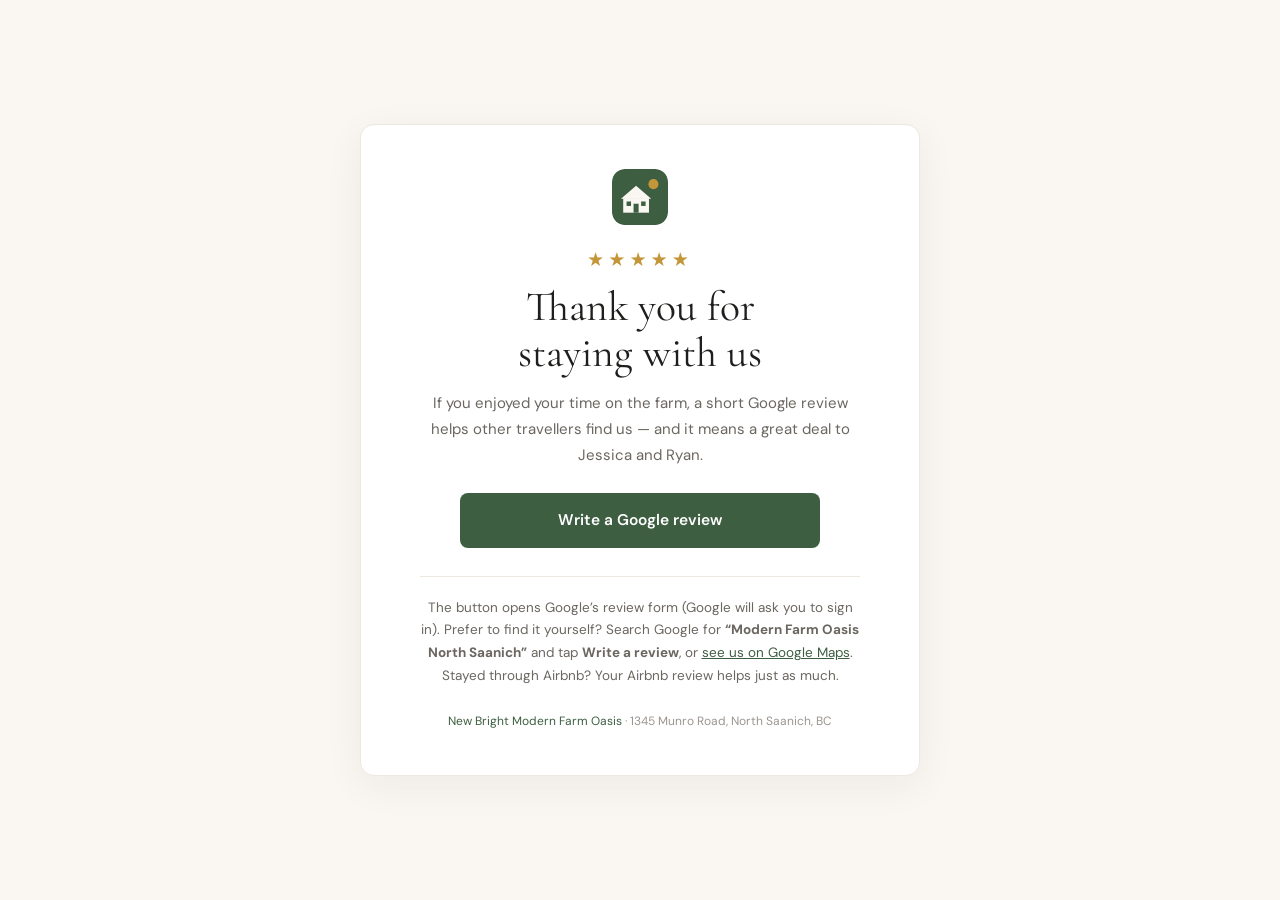
<file: review/index.html>
<!DOCTYPE html>
<html lang="en">
<head>
<meta charset="UTF-8">
<meta name="viewport" content="width=device-width, initial-scale=1.0">
<title>Leave a review | New Bright Modern Farm Oasis</title>
<meta name="robots" content="noindex, nofollow">
<link rel="canonical" href="https://victoriabnb.ca/review/">
<link rel="icon" href="/favicon.ico" sizes="32x32">
<link rel="icon" href="/favicon.svg" type="image/svg+xml">
<link rel="apple-touch-icon" href="/apple-touch-icon.png">
<meta name="theme-color" content="#3D5E41">
<link rel="preconnect" href="https://fonts.googleapis.com">
<link rel="preconnect" href="https://fonts.gstatic.com" crossorigin>
<link href="https://fonts.googleapis.com/css2?family=Cormorant+Garamond:ital,wght@0,400;0,500;1,400&family=DM+Sans:wght@400;500;600&display=swap" rel="stylesheet">
<link rel="stylesheet" href="/assets/site.css">
<link rel="stylesheet" href="/assets/ui.css">
<!--
  victoriabnb.ca/review — the short address guests get in messages and on the QR card (tools/review-card.png).
  The button opens Google's review form for the Google Business Profile "Modern Farm Oasis", 1345 Munro Rd:
  Place ID ChIJV_3pLQhpj1QRwMuoU19c6kI (looked up with Google's Place ID Finder and checked against the address, 2026-10-29).
  If Google ever gives you a different "Ask for reviews" link in the Business Profile dashboard, paste it into the two
  href="..." values below.
-->
<style>
.review-page{min-height:100vh;display:flex;flex-direction:column;align-items:center;justify-content:center;padding:2.5rem 1.5rem;background:var(--cream)}
.review-card{width:100%;max-width:560px;background:var(--white);border:1px solid var(--border-light);border-radius:14px;padding:2.75rem 2.5rem;text-align:center;box-shadow:0 10px 40px rgba(30,30,28,.06)}
.review-card .nav-mark{width:56px;height:56px;border-radius:13px;margin:0 auto 1.25rem}
.review-stars{color:var(--gold);letter-spacing:4px;font-size:1.2rem;margin-bottom:.6rem}
.review-card h1{font-family:var(--serif);font-size:clamp(2rem,6vw,2.6rem);font-weight:400;line-height:1.1;color:var(--charcoal);margin:0 0 .85rem;text-wrap:balance}
.review-card p{font-size:15px;line-height:1.75;color:var(--mid);margin:0 auto 1rem;max-width:420px;text-wrap:pretty}
.review-btn{display:inline-flex;align-items:center;justify-content:center;gap:.5rem;width:100%;max-width:360px;margin:.5rem auto 0;padding:15px 24px;background:var(--sage-dark);color:#fff;border-radius:8px;text-decoration:none;font-size:15.5px;font-weight:600;transition:background .2s}
.review-btn:hover{background:var(--sage-mid)}
.review-card .review-alt{margin-top:1.75rem;padding-top:1.25rem;border-top:1px solid var(--border-light);font-size:13.5px;color:var(--mid);line-height:1.7;max-width:440px}
.review-alt a{color:var(--sage-dark)}
.review-foot{margin-top:1.5rem;font-size:12px;color:var(--light-mid)}
.review-foot a{color:var(--sage-dark);text-decoration:none}
@media (max-width:480px){.review-card{padding:2rem 1.4rem}}
</style>
</head>
<body>
<main class="review-page">
  <div class="review-card">
    <svg class="nav-mark" viewBox="0 0 100 100" aria-hidden="true" focusable="false"><rect width="100" height="100" rx="22" fill="#3D5E41"/><circle cx="74" cy="27" r="9" fill="#C4963A"/><polygon points="16,53 43,30 70,53" fill="#FAF7F2"/><rect x="20" y="52" width="46" height="26" fill="#FAF7F2"/><rect x="38.5" y="62" width="9" height="16" fill="#3D5E41"/><rect x="26" y="58" width="8" height="8" fill="#3D5E41"/><rect x="52" y="58" width="8" height="8" fill="#3D5E41"/></svg>
    <div class="review-stars" aria-hidden="true">★★★★★</div>
    <h1>Thank you for staying with us</h1>
    <p>If you enjoyed your time on the farm, a short Google review helps other travellers find us &mdash; and it means a great deal to Jessica and Ryan.</p>
    <a class="review-btn" href="https://search.google.com/local/writereview?placeid=ChIJV_3pLQhpj1QRwMuoU19c6kI">Write a Google review</a>
    <p class="review-alt">The button opens Google&rsquo;s review form (Google will ask you to sign in). Prefer to find it yourself? Search Google for <strong>&ldquo;Modern Farm Oasis North Saanich&rdquo;</strong> and tap <strong>Write a review</strong>, or <a href="https://www.google.com/maps/place/?q=place_id:ChIJV_3pLQhpj1QRwMuoU19c6kI">see us on Google Maps</a>.<br>Stayed through Airbnb? Your Airbnb review helps just as much.</p>
    <div class="review-foot"><a href="/">New Bright Modern Farm Oasis</a> &middot; 1345 Munro Road, North Saanich, BC</div>
  </div>
</main>
</body>
</html>
</file>
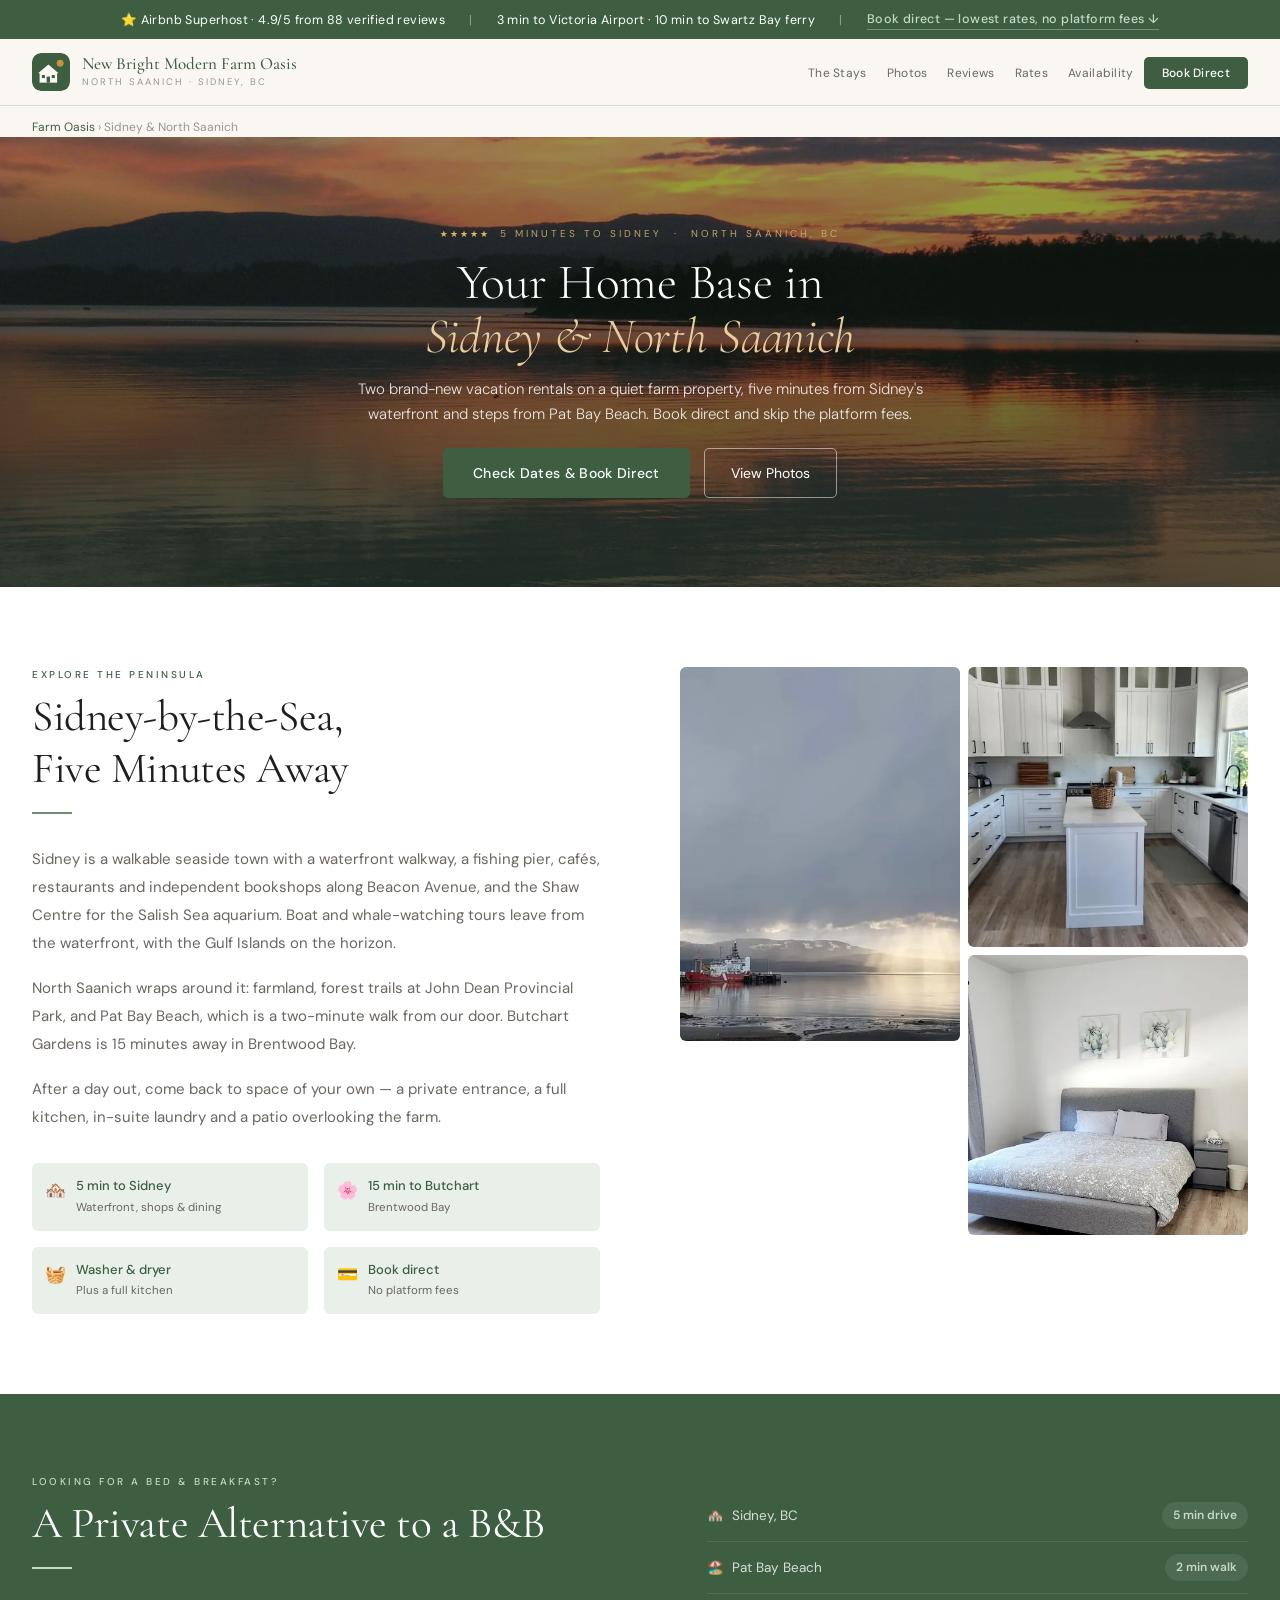
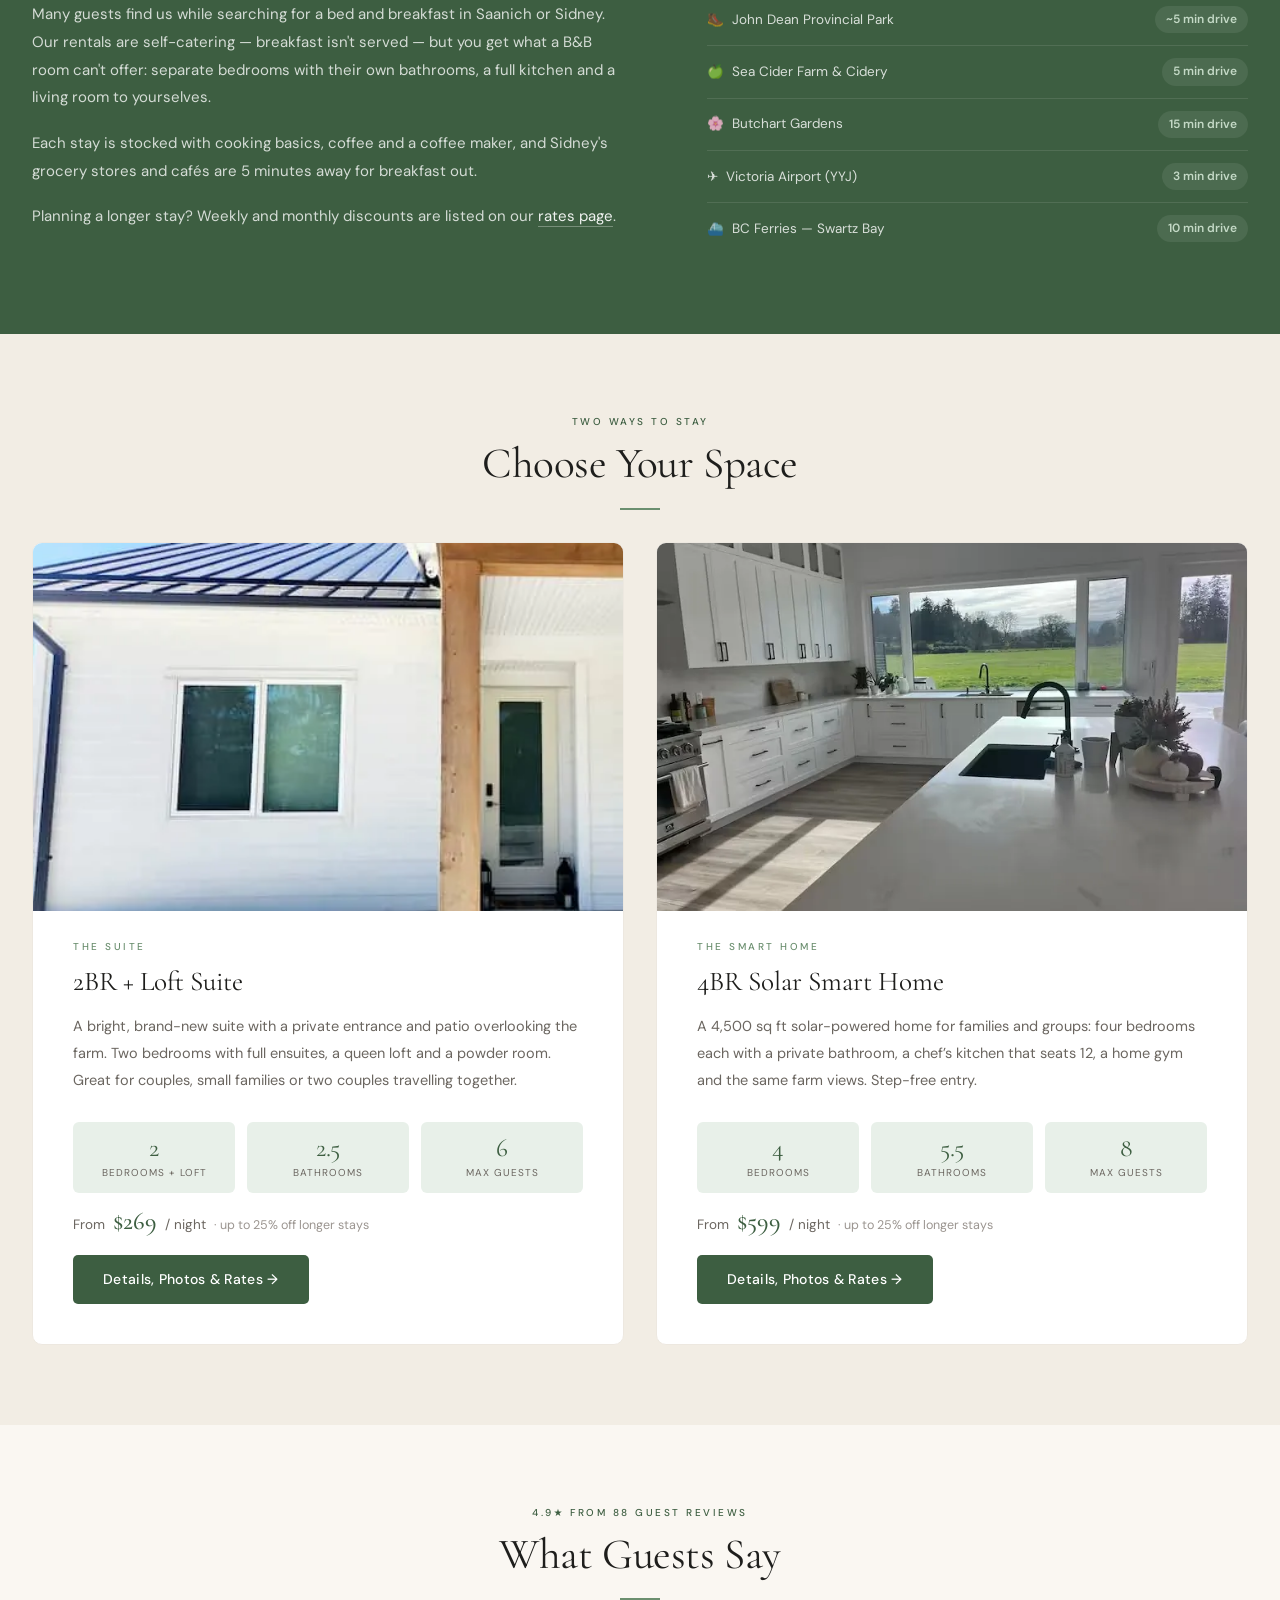
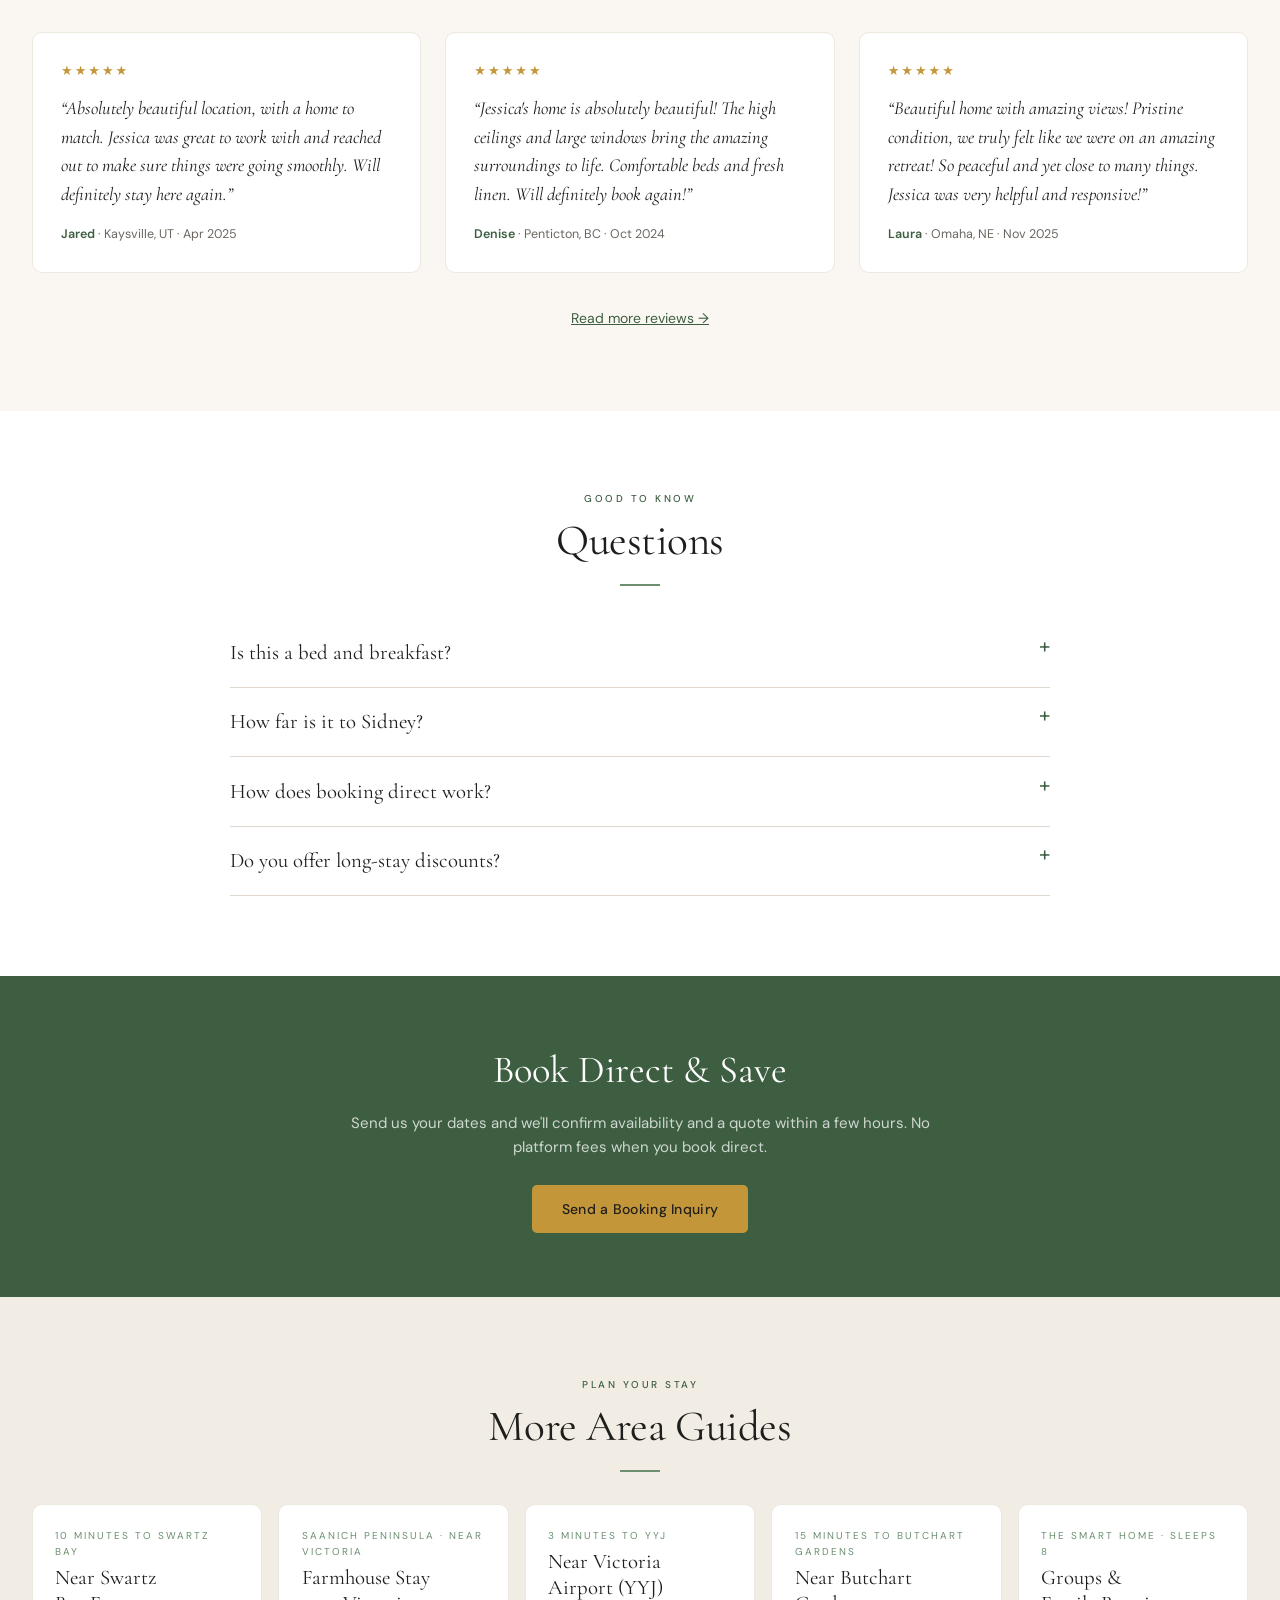
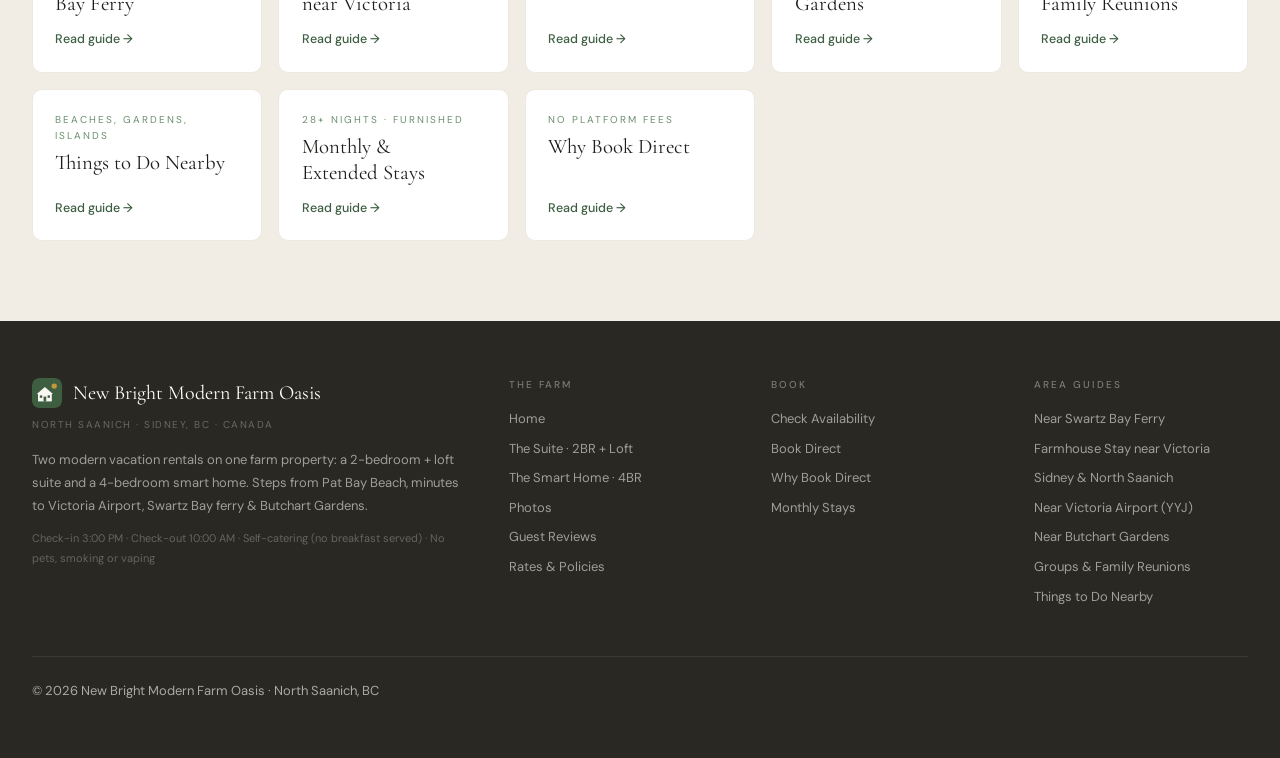
<file: sidney-north-saanich-vacation-rental/index.html>
<!DOCTYPE html>
<html lang="en">
<head>
<meta charset="UTF-8">
<meta name="viewport" content="width=device-width, initial-scale=1.0">
<title>Vacation Rental in Sidney &amp; North Saanich, BC | Farm Oasis</title>
<meta name="description" content="Self-catering vacation rental 5 minutes from Sidney, BC: a 2BR + loft suite or a 4BR smart home in North Saanich, steps to Pat Bay Beach. Book direct, no fees.">
<meta name="robots" content="index, follow">
<link rel="canonical" href="https://victoriabnb.ca/sidney-north-saanich-vacation-rental/">
<meta property="og:type" content="website">
<meta property="og:site_name" content="New Bright Modern Farm Oasis">
<meta property="og:locale" content="en_CA">
<meta property="og:title" content="Vacation Rental in Sidney &amp; North Saanich, BC | Farm Oasis">
<meta property="og:description" content="Self-catering vacation rental 5 minutes from Sidney, BC: a 2BR + loft suite or a 4BR smart home in North Saanich, steps to Pat Bay Beach. Book direct, no fees.">
<meta property="og:image" content="https://victoriabnb.ca/img/og/pat-bay-beach.jpg">
<meta property="og:url" content="https://victoriabnb.ca/sidney-north-saanich-vacation-rental/">
<meta name="twitter:card" content="summary_large_image">
<meta name="twitter:title" content="Vacation Rental in Sidney &amp; North Saanich, BC | Farm Oasis">
<meta name="twitter:description" content="Self-catering vacation rental 5 minutes from Sidney, BC: a 2BR + loft suite or a 4BR smart home in North Saanich, steps to Pat Bay Beach. Book direct, no fees.">
<meta name="twitter:image" content="https://victoriabnb.ca/img/og/pat-bay-beach.jpg">
<link rel="icon" href="/favicon.ico" sizes="32x32">
<link rel="icon" href="/favicon.svg" type="image/svg+xml">
<link rel="apple-touch-icon" href="/apple-touch-icon.png">
<link rel="manifest" href="/site.webmanifest">
<meta name="theme-color" content="#3D5E41">
<script type="application/ld+json">
{
  "@context": "https://schema.org",
  "@graph": [
    {
      "@type": "WebPage",
      "@id": "https://victoriabnb.ca/sidney-north-saanich-vacation-rental/",
      "url": "https://victoriabnb.ca/sidney-north-saanich-vacation-rental/",
      "name": "Vacation Rental in Sidney & North Saanich, BC | Farm Oasis",
      "description": "Self-catering vacation rental 5 minutes from Sidney, BC: a 2BR + loft suite or a 4BR smart home in North Saanich, steps to Pat Bay Beach. Book direct, no fees.",
      "isPartOf": {
        "@id": "https://victoriabnb.ca/#website"
      },
      "about": [
        {
          "@id": "https://victoriabnb.ca/#suite"
        },
        {
          "@id": "https://victoriabnb.ca/#smarthome"
        }
      ],
      "primaryImageOfPage": "https://victoriabnb.ca/img/pat-bay-beach.webp",
      "breadcrumb": {
        "@id": "https://victoriabnb.ca/sidney-north-saanich-vacation-rental/#breadcrumb"
      }
    },
    {
      "@type": "BreadcrumbList",
      "@id": "https://victoriabnb.ca/sidney-north-saanich-vacation-rental/#breadcrumb",
      "itemListElement": [
        {
          "@type": "ListItem",
          "position": 1,
          "name": "Farm Oasis",
          "item": "https://victoriabnb.ca/"
        },
        {
          "@type": "ListItem",
          "position": 2,
          "name": "Sidney & North Saanich",
          "item": "https://victoriabnb.ca/sidney-north-saanich-vacation-rental/"
        }
      ]
    },
    {
      "@type": "FAQPage",
      "@id": "https://victoriabnb.ca/sidney-north-saanich-vacation-rental/#faq",
      "mainEntity": [
        {
          "@type": "Question",
          "name": "Is this a bed and breakfast?",
          "acceptedAnswer": {
            "@type": "Answer",
            "text": "Not quite — we're a self-catering vacation rental, so breakfast isn't served. Each rental has a full kitchen, and Sidney's cafés are 5 minutes away."
          }
        },
        {
          "@type": "Question",
          "name": "How far is it to Sidney?",
          "acceptedAnswer": {
            "@type": "Answer",
            "text": "About a 5-minute drive to downtown Sidney and the waterfront."
          }
        },
        {
          "@type": "Question",
          "name": "How does booking direct work?",
          "acceptedAnswer": {
            "@type": "Answer",
            "text": "Send an inquiry through our booking form and we'll confirm availability and a quote within a few hours. A 50% deposit by Interac e-Transfer holds your dates, and there are no platform fees."
          }
        },
        {
          "@type": "Question",
          "name": "Do you offer long-stay discounts?",
          "acceptedAnswer": {
            "@type": "Answer",
            "text": "Yes — both rentals have weekly and monthly rates. See the rates section on our main page for details."
          }
        }
      ]
    }
  ]
}
</script>
<link rel="preconnect" href="https://fonts.googleapis.com">
<link rel="preconnect" href="https://fonts.gstatic.com" crossorigin>
<link href="https://fonts.googleapis.com/css2?family=Cormorant+Garamond:ital,wght@0,300;0,400;0,500;0,600;1,300;1,400&family=DM+Sans:ital,wght@0,300;0,400;0,500;0,600;1,400&display=swap" rel="stylesheet">
<link rel="stylesheet" href="/assets/site.css">
<link rel="stylesheet" href="/assets/guides.css">
<link rel="stylesheet" href="/assets/ui.css">
<script src="/assets/site-config.js"></script>
<script src="/assets/pricing.js"></script>
<script src="/assets/site.js" defer></script>
</head>
<body>

<div class="announce-bar">
  <span>⭐ Airbnb Superhost · 4.9/5 from 88 verified reviews</span>
  <span class="announce-sep">|</span>
  <span>3 min to Victoria Airport · 10 min to Swartz Bay ferry</span>
  <span class="announce-sep">|</span>
  <a href="/#booking">Book direct — lowest rates, no platform fees ↓</a>
</div>

<nav id="mainNav">
  <div class="nav-inner">
    <a class="nav-logo" href="/" aria-label="New Bright Modern Farm Oasis — home">
      <svg class="nav-mark" viewBox="0 0 100 100" aria-hidden="true" focusable="false"><rect width="100" height="100" rx="22" fill="#3D5E41"/><circle cx="74" cy="27" r="9" fill="#C4963A"/><polygon points="16,53 43,30 70,53" fill="#FAF7F2"/><rect x="20" y="52" width="46" height="26" fill="#FAF7F2"/><rect x="38.5" y="62" width="9" height="16" fill="#3D5E41"/><rect x="26" y="58" width="8" height="8" fill="#3D5E41"/><rect x="52" y="58" width="8" height="8" fill="#3D5E41"/></svg>
      <span class="nav-logo-text"><span class="nav-logo-name">New Bright Modern Farm Oasis</span><span class="nav-logo-sub">North Saanich · Sidney, BC</span></span>
    </a>
    <ul class="nav-links">
      <li><a href="/#stays">The Stays</a></li>
      <li><a href="/#gallery-suite">Photos</a></li>
      <li><a href="/#reviews">Reviews</a></li>
      <li><a href="/#pricing">Rates</a></li>
      <li><a href="/#availability">Availability</a></li>
      <li><a href="/#booking" class="nav-cta">Book Direct</a></li>
    </ul>
    <button class="hamburger" id="menuBtn" aria-label="Open menu"><span></span><span></span><span></span></button>
  </div>
</nav>
<div class="mobile-menu" id="mobileMenu">
  <button class="mobile-close" id="menuClose" aria-label="Close menu">×</button>
  <a href="/">Home</a>
  <a href="/#stays">The Stays</a>
  <a href="/#gallery-suite">Photos</a>
  <a href="/#pricing">Rates</a>
  <a href="/#availability">Availability</a>
    <a href="/the-suite/">The Suite</a><a href="/the-smart-home/">The Smart Home</a><a href="/swartz-bay-ferry-stay/">Near Swartz Bay Ferry</a><a href="/farmhouse-stay-victoria-bc/">Farmhouse Stay near Victoria</a><a href="/sidney-north-saanich-vacation-rental/">Sidney & North Saanich</a><a href="/victoria-airport-accommodation/">Near Victoria Airport (YYJ)</a><a href="/butchart-gardens-accommodation/">Near Butchart Gardens</a><a href="/group-vacation-rental-victoria/">Groups & Family Reunions</a><a href="/things-to-do-sidney-north-saanich/">Things to Do Nearby</a><a href="/monthly-stays-sidney-north-saanich/">Monthly &amp; Extended Stays</a><a href="/book-direct/">Why Book Direct</a>
  <a href="/#booking" style="color:var(--sage-dark);font-weight:600">Book Direct ↓</a>
</div>

<div class="crumbs"><a href="/">Farm Oasis</a> &rsaquo; Sidney & North Saanich</div>

<div class="hero hero-photo hero-short">
  <picture class="hero-bg"><source media="(max-width:700px)" srcset="/img/pat-bay-beach-sunset-800.webp"><img src="/img/pat-bay-beach-sunset.webp" width="1600" height="1200" alt="" fetchpriority="high" decoding="async"></picture>
  <div class="hero-content">
    <div class="hero-eyebrow"><span class="hero-eyebrow-star">★★★★★</span> 5 minutes to Sidney &nbsp;·&nbsp; North Saanich, BC</div>
    <h1>Your Home Base in <em>Sidney &amp; North Saanich</em></h1>
    <p class="hero-sub">Two brand-new vacation rentals on a quiet farm property, five minutes from Sidney's waterfront and steps from Pat Bay Beach. Book direct and skip the platform fees.</p>
    <div class="hero-btns">
      <a href="/#booking" class="btn-primary">Check Dates &amp; Book Direct</a>
      <a href="/#gallery-suite" class="btn-outline">View Photos</a>
    </div>
  </div>
</div>

<section class="about-section">
  <div class="wrap">
    <div class="about-grid">
      <div>
        <div class="eyebrow">Explore the peninsula</div>
        <h2 class="section-title">Sidney-by-the-Sea, Five Minutes Away</h2>
        <div class="rule"></div>
        <div class="about-body"><p>Sidney is a walkable seaside town with a waterfront walkway, a fishing pier, cafés, restaurants and independent bookshops along Beacon Avenue, and the Shaw Centre for the Salish Sea aquarium. Boat and whale-watching tours leave from the waterfront, with the Gulf Islands on the horizon.</p><p>North Saanich wraps around it: farmland, forest trails at John Dean Provincial Park, and Pat Bay Beach, which is a two-minute walk from our door. Butchart Gardens is 15 minutes away in Brentwood Bay.</p><p>After a day out, come back to space of your own — a private entrance, a full kitchen, in-suite laundry and a patio overlooking the farm.</p></div>
        <div class="about-highlights"><div class="about-hl"><span class="hl-icon">🏘️</span><div><div class="hl-title">5 min to Sidney</div><div class="hl-sub">Waterfront, shops &amp; dining</div></div></div><div class="about-hl"><span class="hl-icon">🌸</span><div><div class="hl-title">15 min to Butchart</div><div class="hl-sub">Brentwood Bay</div></div></div><div class="about-hl"><span class="hl-icon">🧺</span><div><div class="hl-title">Washer &amp; dryer</div><div class="hl-sub">Plus a full kitchen</div></div></div><div class="about-hl"><span class="hl-icon">💳</span><div><div class="hl-title">Book direct</div><div class="hl-sub">No platform fees</div></div></div></div>
      </div>
      <div class="mosaic"><img src="/img/pat-bay-beach.webp" class="tall" alt="Pat Bay Beach in North Saanich near Sidney BC" loading="lazy"><img src="/img/suite-living-and-dining-area.webp" class="sq" alt="Living and dining area of the suite" loading="lazy"><img src="/img/suite-master-bedroom.webp" class="sq" alt="Master bedroom in the suite" loading="lazy"></div>
    </div>
  </div>
</section>

<section class="location-section">
  <div class="loc-grid">
    <div>
      <div class="eyebrow">Looking for a bed &amp; breakfast?</div>
      <h2 class="section-title">A Private Alternative to a B&amp;B</h2>
      <div class="rule"></div>
      <div class="loc-body"><p>Many guests find us while searching for a bed and breakfast in Saanich or Sidney. Our rentals are self-catering — breakfast isn't served — but you get what a B&amp;B room can't offer: separate bedrooms with their own bathrooms, a full kitchen and a living room to yourselves.</p><p>Each stay is stocked with cooking basics, coffee and a coffee maker, and Sidney's grocery stores and cafés are 5 minutes away for breakfast out.</p><p>Planning a longer stay? Weekly and monthly discounts are listed on our <a href="/#pricing">rates page</a>.</p></div>
    </div>
    <div><ul class="dist-list"><li class="dist-item"><a href="https://www.sidney.ca/" target="_blank" rel="noopener">🏘️ &nbsp;Sidney, BC</a><span class="dist-time">5 min drive</span></li><li class="dist-item"><a href="https://www.google.com/maps/search/?api=1&amp;query=Patricia+Bay+Beach+North+Saanich+BC" target="_blank" rel="noopener">🏖️ &nbsp;Pat Bay Beach</a><span class="dist-time">2 min walk</span></li><li class="dist-item"><a href="https://bcparks.ca/lau-welnew-john-dean-park/" target="_blank" rel="noopener">🥾 &nbsp;John Dean Provincial Park</a><span class="dist-time">~5 min drive</span></li><li class="dist-item"><a href="https://seacider.ca/" target="_blank" rel="noopener">🍏 &nbsp;Sea Cider Farm &amp; Cidery</a><span class="dist-time">5 min drive</span></li><li class="dist-item"><a href="https://www.butchartgardens.com/" target="_blank" rel="noopener">🌸 &nbsp;Butchart Gardens</a><span class="dist-time">15 min drive</span></li><li class="dist-item"><a href="https://www.victoriaairport.com/" target="_blank" rel="noopener">✈️ &nbsp;Victoria Airport (YYJ)</a><span class="dist-time">3 min drive</span></li><li class="dist-item"><a href="https://www.bcferries.com/" target="_blank" rel="noopener">⛴️ &nbsp;BC Ferries — Swartz Bay</a><span class="dist-time">10 min drive</span></li></ul></div>
  </div>
</section>

<section class="stays-section">
  <div class="wrap">
    <div class="eyebrow" style="text-align:center">Two ways to stay</div>
    <h2 class="section-title" style="text-align:center">Choose Your Space</h2>
    <div class="rule" style="margin-left:auto;margin-right:auto"></div>
    <div class="stays-grid">
      <div class="stay-card" data-prop="suite">
        <div class="stay-ribbon">Not taking bookings right now</div>
        <div class="stay-card-img"><img src="/img/suite-exterior-farm-views.webp" alt="2-bedroom + loft suite with farm views in North Saanich" loading="lazy"></div>
        <div class="stay-card-eyebrow">The Suite</div>
        <h3 class="stay-card-title">2BR + Loft Suite</h3>
        <p class="stay-card-desc">A bright, brand-new suite with a private entrance and patio overlooking the farm. Two bedrooms with full ensuites, a queen loft and a powder room. Great for couples, small families or two couples travelling together.</p>
        <div class="stay-stats">
          <div class="stay-stat"><span class="stay-stat-num">2</span><span class="stay-stat-label">Bedrooms + Loft</span></div>
          <div class="stay-stat"><span class="stay-stat-num">2.5</span><span class="stay-stat-label">Bathrooms</span></div>
          <div class="stay-stat"><span class="stay-stat-num">6</span><span class="stay-stat-label">Max Guests</span></div>
        </div>
        <div class="stay-from">From <strong data-from-price="suite"></strong> <span>/ night</span> <span class="stay-from-note">· up to <span data-max-discount="suite"></span> off longer stays</span></div>
        <p class="prop-note" hidden></p>
        <a href="/the-suite/" class="btn-primary stay-link">Details, Photos &amp; Rates &rarr;</a>
      </div>
      <div class="stay-card" data-prop="smarthome">
        <div class="stay-ribbon">Not taking bookings right now</div>
        <div class="stay-card-img"><img src="/img/smart-home-chefs-kitchen-island.webp" alt="4-bedroom solar-powered smart home chef's kitchen" loading="lazy"></div>
        <div class="stay-card-eyebrow">The Smart Home</div>
        <h3 class="stay-card-title">4BR Solar Smart Home</h3>
        <p class="stay-card-desc">A 4,500&nbsp;sq&nbsp;ft solar-powered home for families and groups: four bedrooms each with a private bathroom, a chef&rsquo;s kitchen that seats 12, a home gym and the same farm views. Step-free entry.</p>
        <div class="stay-stats">
          <div class="stay-stat"><span class="stay-stat-num">4</span><span class="stay-stat-label">Bedrooms</span></div>
          <div class="stay-stat"><span class="stay-stat-num">5.5</span><span class="stay-stat-label">Bathrooms</span></div>
          <div class="stay-stat"><span class="stay-stat-num">8</span><span class="stay-stat-label">Max Guests</span></div>
        </div>
        <div class="stay-from">From <strong data-from-price="smarthome"></strong> <span>/ night</span> <span class="stay-from-note">· up to <span data-max-discount="smarthome"></span> off longer stays</span></div>
        <p class="prop-note" hidden></p>
        <a href="/the-smart-home/" class="btn-primary stay-link">Details, Photos &amp; Rates &rarr;</a>
      </div>
    </div>
  </div>
</section>

<section class="reviews-section">
  <div class="wrap">
    <div class="eyebrow" style="text-align:center">4.9★ from 88 guest reviews</div>
    <h2 class="section-title" style="text-align:center">What Guests Say</h2>
    <div class="rule" style="margin-left:auto;margin-right:auto"></div>
  </div>
  <div class="quotes-grid"><div class="quote-card"><div class="quote-stars">★★★★★</div><p class="quote-text">&ldquo;Absolutely beautiful location, with a home to match. Jessica was great to work with and reached out to make sure things were going smoothly. Will definitely stay here again.&rdquo;</p><div class="quote-who"><strong>Jared</strong> · Kaysville, UT · Apr 2025</div></div><div class="quote-card"><div class="quote-stars">★★★★★</div><p class="quote-text">&ldquo;Jessica&#x27;s home is absolutely beautiful! The high ceilings and large windows bring the amazing surroundings to life. Comfortable beds and fresh linen. Will definitely book again!&rdquo;</p><div class="quote-who"><strong>Denise</strong> · Penticton, BC · Oct 2024</div></div><div class="quote-card"><div class="quote-stars">★★★★★</div><p class="quote-text">&ldquo;Beautiful home with amazing views! Pristine condition, we truly felt like we were on an amazing retreat! So peaceful and yet close to many things. Jessica was very helpful and responsive!&rdquo;</p><div class="quote-who"><strong>Laura</strong> · Omaha, NE · Nov 2025</div></div></div>
  <p style="text-align:center;margin-top:2rem"><a href="/#reviews" style="color:var(--sage-dark);font-size:14px">Read more reviews &rarr;</a></p>
</section>

<section class="faq-section">
  <div class="wrap">
    <div class="eyebrow" style="text-align:center">Good to know</div>
    <h2 class="section-title" style="text-align:center">Questions</h2>
    <div class="rule" style="margin-left:auto;margin-right:auto"></div>
    <div class="faq-list"><details><summary>Is this a bed and breakfast?</summary><p>Not quite — we're a self-catering vacation rental, so breakfast isn't served. Each rental has a full kitchen, and Sidney's cafés are 5 minutes away.</p></details><details><summary>How far is it to Sidney?</summary><p>About a 5-minute drive to downtown Sidney and the waterfront.</p></details><details><summary>How does booking direct work?</summary><p>Send an inquiry through our booking form and we'll confirm availability and a quote within a few hours. A 50% deposit by Interac e-Transfer holds your dates, and there are no platform fees.</p></details><details><summary>Do you offer long-stay discounts?</summary><p>Yes — both rentals have weekly and monthly rates. See the rates section on our main page for details.</p></details></div>
  </div>
</section>

<div class="cta-band">
  <h2>Book Direct &amp; Save</h2>
  <p>Send us your dates and we'll confirm availability and a quote within a few hours. No platform fees when you book direct.</p>
  <a href="/#booking" class="btn-primary">Send a Booking Inquiry</a>
</div>

<section class="guides-section">
  <div class="wrap">
    <div class="eyebrow" style="text-align:center">Plan your stay</div>
    <h2 class="section-title" style="text-align:center">More Area Guides</h2>
    <div class="rule" style="margin-left:auto;margin-right:auto"></div>
  </div>
  <div class="guides-grid"><a class="guide-card" href="/swartz-bay-ferry-stay/"><span class="guide-eyebrow">10 minutes to Swartz Bay</span><span class="guide-title">Near Swartz Bay Ferry</span><span class="guide-go">Read guide &rarr;</span></a><a class="guide-card" href="/farmhouse-stay-victoria-bc/"><span class="guide-eyebrow">Saanich Peninsula · near Victoria</span><span class="guide-title">Farmhouse Stay near Victoria</span><span class="guide-go">Read guide &rarr;</span></a><a class="guide-card" href="/victoria-airport-accommodation/"><span class="guide-eyebrow">3 minutes to YYJ</span><span class="guide-title">Near Victoria Airport (YYJ)</span><span class="guide-go">Read guide &rarr;</span></a><a class="guide-card" href="/butchart-gardens-accommodation/"><span class="guide-eyebrow">15 minutes to Butchart Gardens</span><span class="guide-title">Near Butchart Gardens</span><span class="guide-go">Read guide &rarr;</span></a><a class="guide-card" href="/group-vacation-rental-victoria/"><span class="guide-eyebrow">The Smart Home · sleeps 8</span><span class="guide-title">Groups & Family Reunions</span><span class="guide-go">Read guide &rarr;</span></a><a class="guide-card" href="/things-to-do-sidney-north-saanich/"><span class="guide-eyebrow">Beaches, gardens, islands</span><span class="guide-title">Things to Do Nearby</span><span class="guide-go">Read guide &rarr;</span></a><a class="guide-card" href="/monthly-stays-sidney-north-saanich/"><span class="guide-eyebrow">28+ nights · furnished</span><span class="guide-title">Monthly &amp; Extended Stays</span><span class="guide-go">Read guide &rarr;</span></a><a class="guide-card" href="/book-direct/"><span class="guide-eyebrow">No platform fees</span><span class="guide-title">Why Book Direct</span><span class="guide-go">Read guide &rarr;</span></a></div>
</section>

<footer>
  <div class="footer-grid">
    <div>
      <div class="footer-brand"><svg class="nav-mark footer-mark" viewBox="0 0 100 100" aria-hidden="true" focusable="false"><rect width="100" height="100" rx="22" fill="#3D5E41"/><circle cx="74" cy="27" r="9" fill="#C4963A"/><polygon points="16,53 43,30 70,53" fill="#FAF7F2"/><rect x="20" y="52" width="46" height="26" fill="#FAF7F2"/><rect x="38.5" y="62" width="9" height="16" fill="#3D5E41"/><rect x="26" y="58" width="8" height="8" fill="#3D5E41"/><rect x="52" y="58" width="8" height="8" fill="#3D5E41"/></svg><div class="footer-name">New Bright Modern Farm Oasis</div></div>
      <div class="footer-loc">North Saanich · Sidney, BC · Canada</div>
      <p>Two modern vacation rentals on one farm property: a 2-bedroom + loft suite and a 4-bedroom smart home. Steps from Pat Bay Beach, minutes to Victoria Airport, Swartz Bay ferry &amp; Butchart Gardens.</p>
      <p style="margin-top:0.75rem;font-size:11px;color:rgba(255,255,255,0.28)">Check-in 3:00 PM · Check-out 10:00 AM · Self-catering (no breakfast served) · No pets, smoking or vaping</p>
    </div>
    <div class="footer-col">
      <h4>The Farm</h4>
      <ul>
        <li><a href="/">Home</a></li>
        <li><a href="/the-suite/">The Suite &middot; 2BR + Loft</a></li>
        <li><a href="/the-smart-home/">The Smart Home &middot; 4BR</a></li>
        <li><a href="/#gallery-suite">Photos</a></li>
        <li><a href="/#reviews">Guest Reviews</a></li>
        <li><a href="/#pricing">Rates &amp; Policies</a></li>
      </ul>
    </div>
    <div class="footer-col">
      <h4>Book</h4>
      <ul>
        <li><a href="/#availability">Check Availability</a></li>
        <li><a href="/#booking">Book Direct</a></li>
        <li><a href="/book-direct/">Why Book Direct</a></li>
        <li><a href="/monthly-stays-sidney-north-saanich/">Monthly Stays</a></li>
      </ul>
    </div>
    <div class="footer-col">
      <h4>Area Guides</h4>
      <ul><li><a href="/swartz-bay-ferry-stay/">Near Swartz Bay Ferry</a></li><li><a href="/farmhouse-stay-victoria-bc/">Farmhouse Stay near Victoria</a></li><li><a href="/sidney-north-saanich-vacation-rental/">Sidney & North Saanich</a></li><li><a href="/victoria-airport-accommodation/">Near Victoria Airport (YYJ)</a></li><li><a href="/butchart-gardens-accommodation/">Near Butchart Gardens</a></li><li><a href="/group-vacation-rental-victoria/">Groups & Family Reunions</a></li><li><a href="/things-to-do-sidney-north-saanich/">Things to Do Nearby</a></li></ul>
    </div>
  </div>
  <div class="footer-bottom">
    <span>© <span id="footerYear">2026</span> New Bright Modern Farm Oasis · North Saanich, BC</span>
  </div>
</footer>

<script>
(function(){
  var m=document.getElementById('mobileMenu');
  document.getElementById('menuBtn').onclick=function(){m.classList.add('open')};
  document.getElementById('menuClose').onclick=function(){m.classList.remove('open')};
  m.querySelectorAll('a').forEach(function(a){a.addEventListener('click',function(){m.classList.remove('open')})});
  var y=document.getElementById('footerYear');if(y)y.textContent=new Date().getFullYear();
})();
</script>
</body>
</html>
</file>
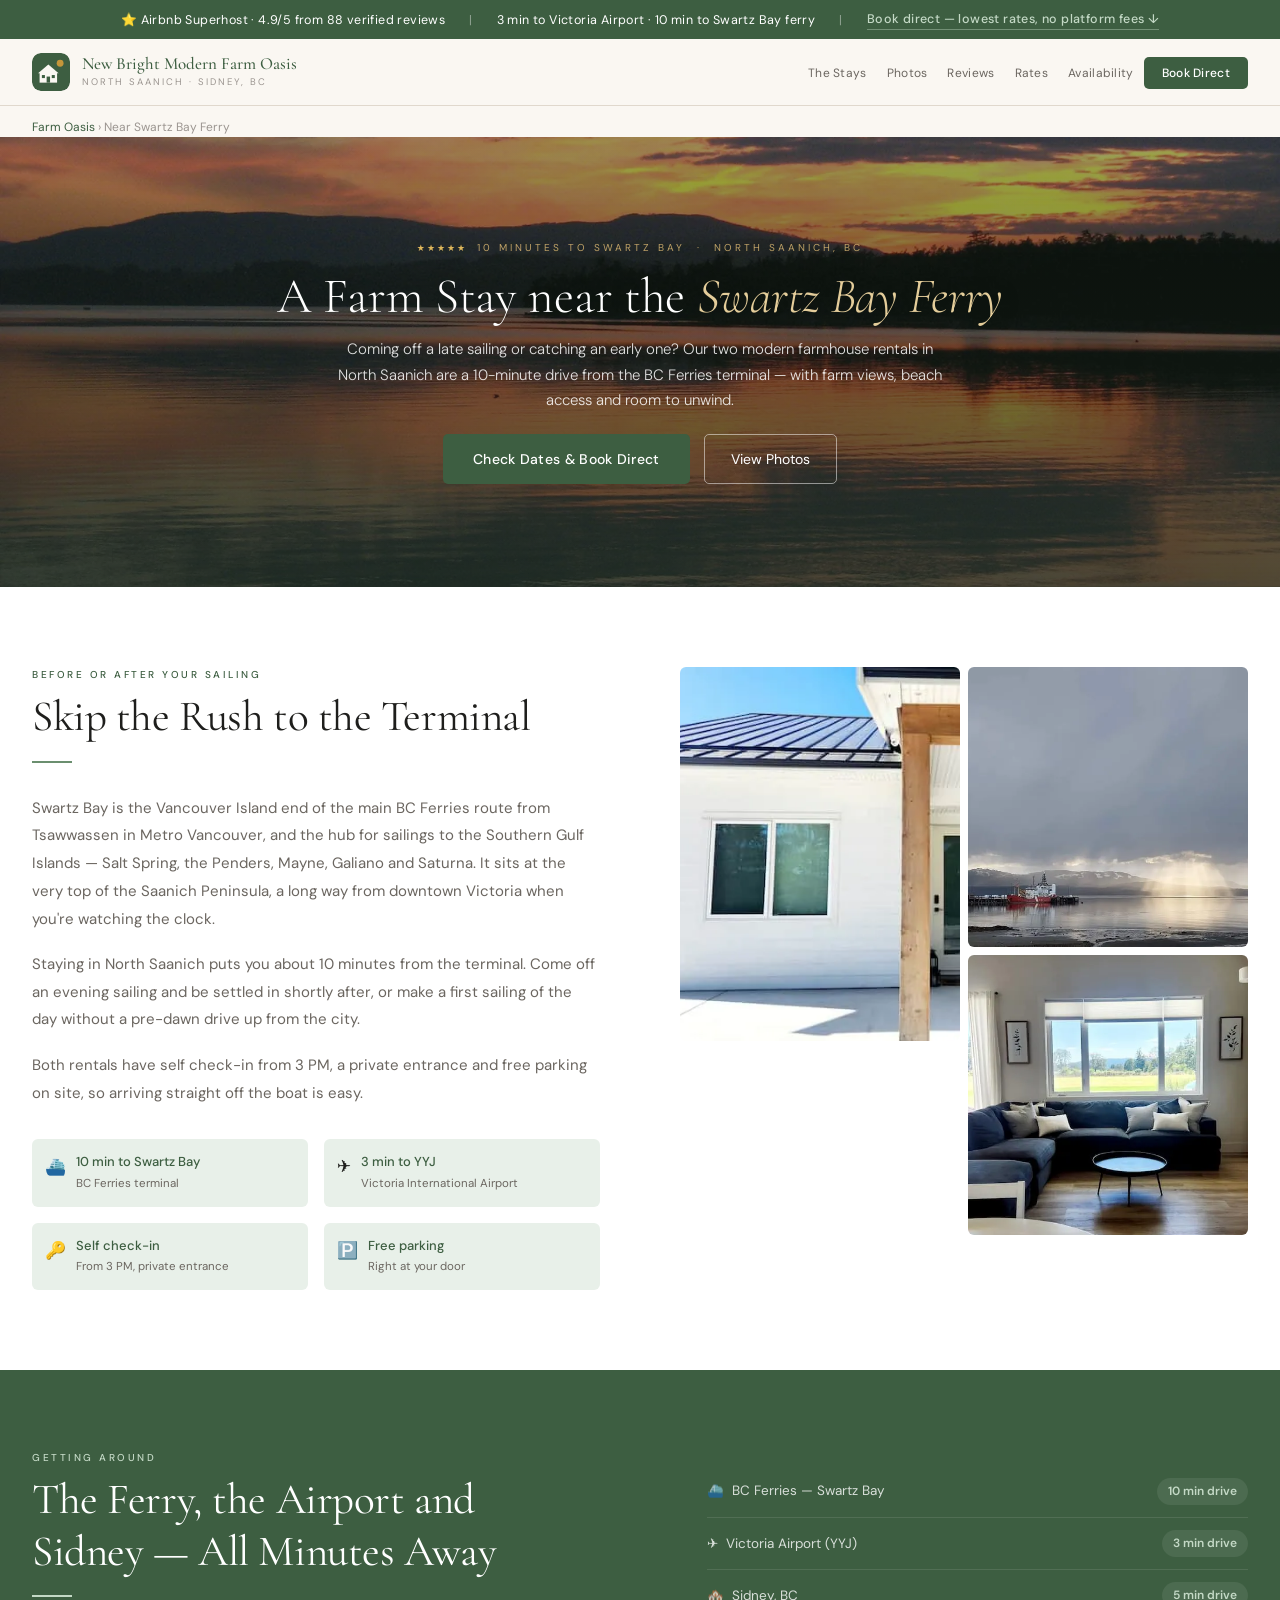
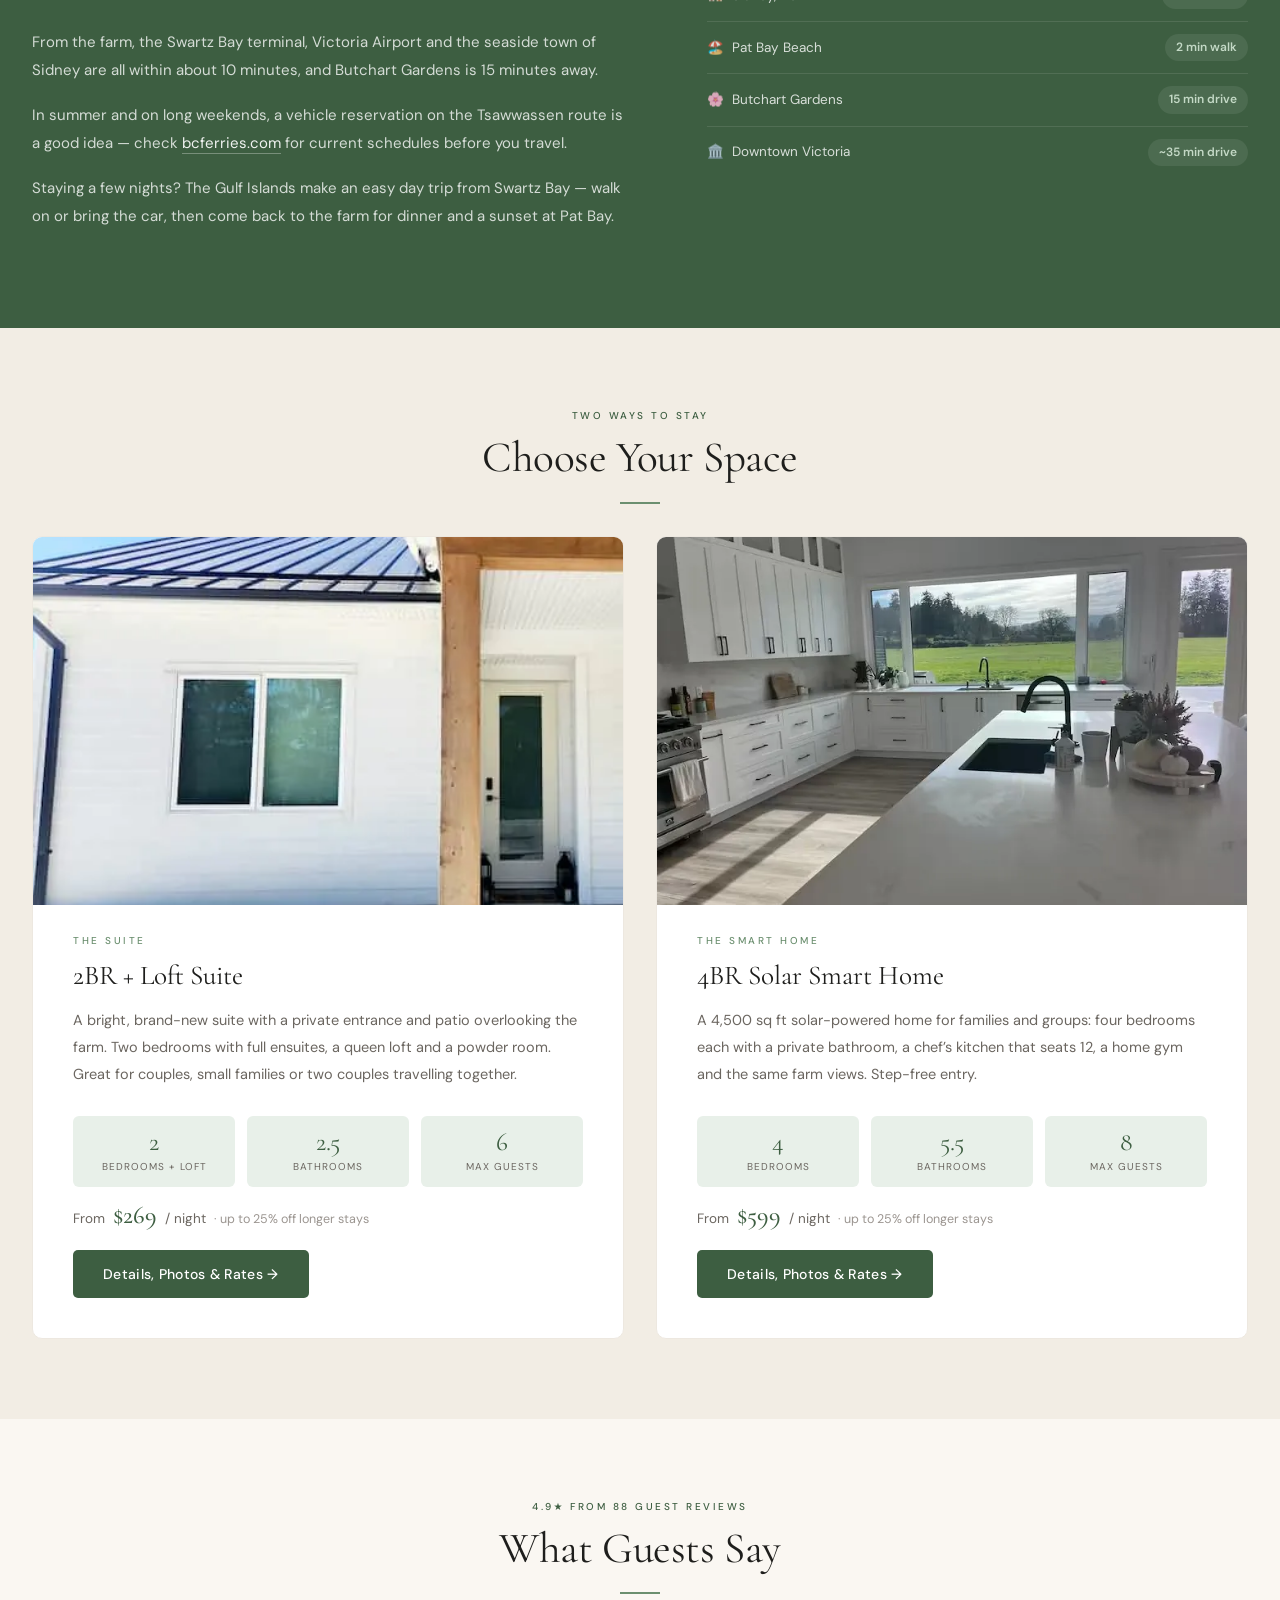
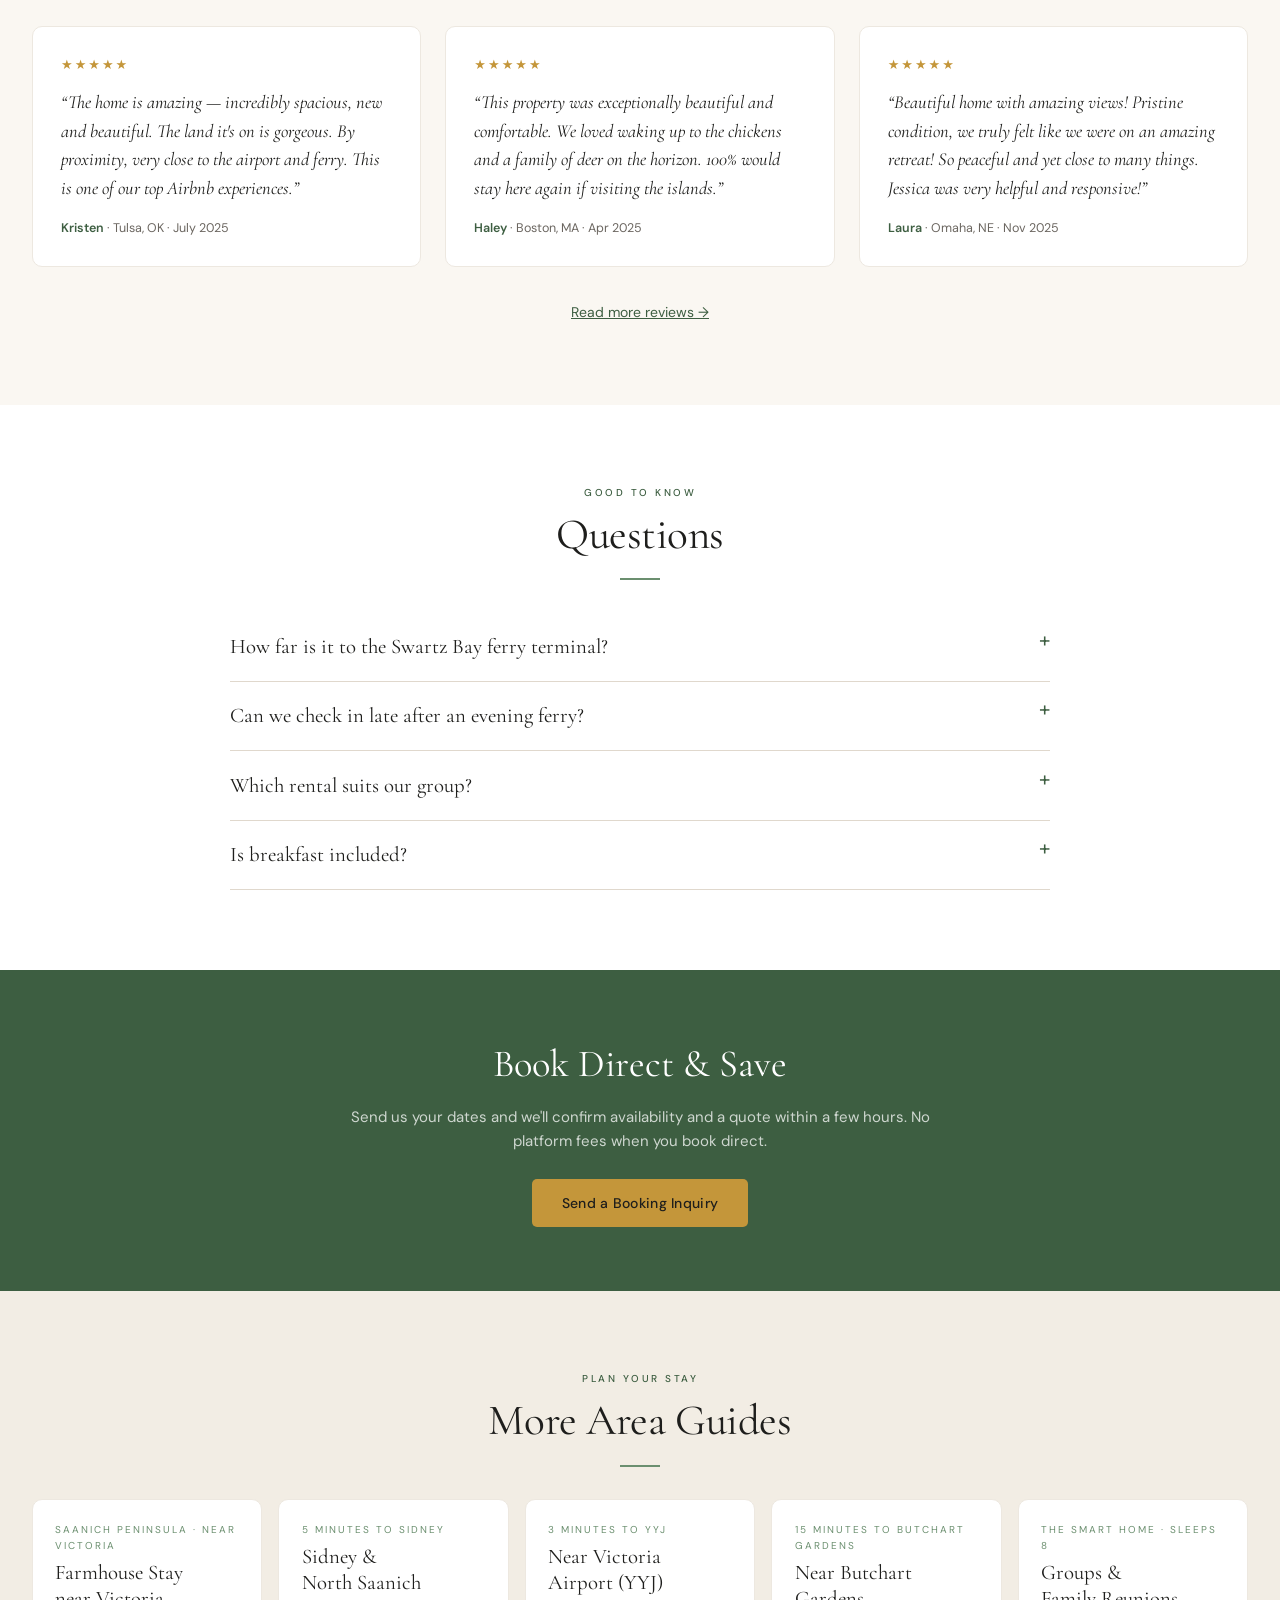
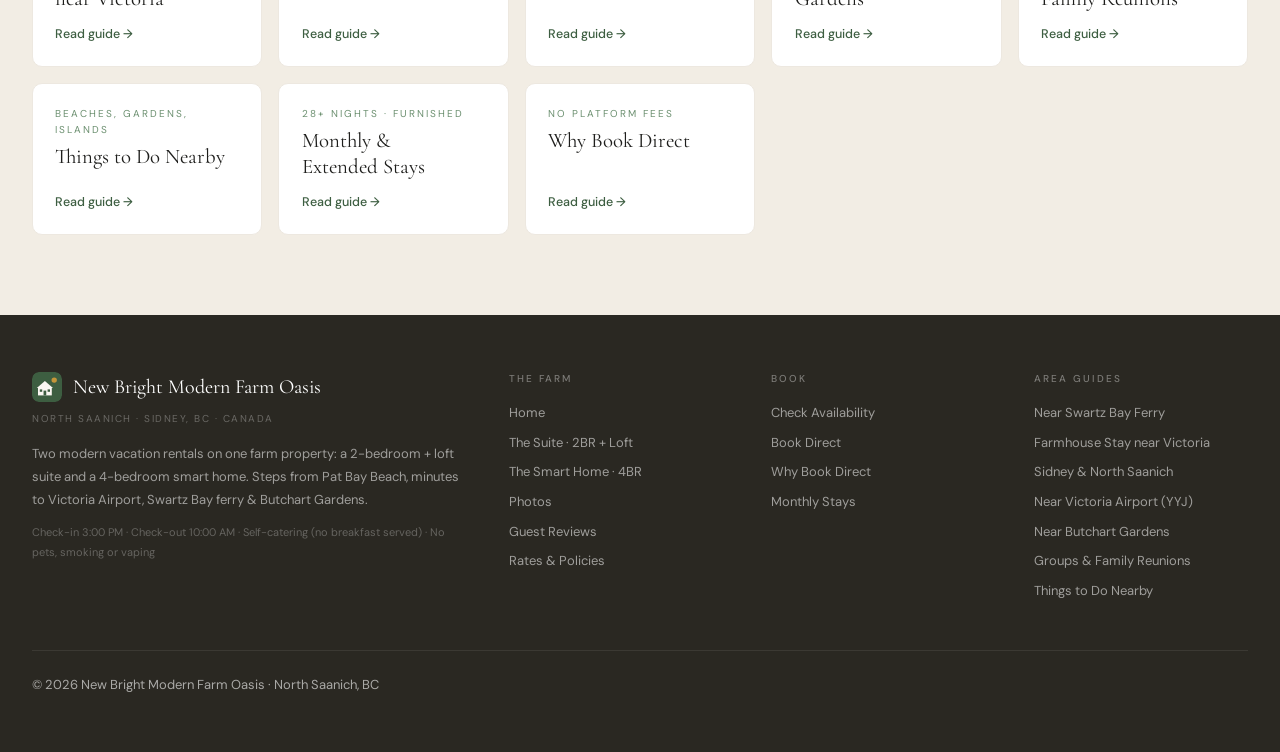
<file: swartz-bay-ferry-stay/index.html>
<!DOCTYPE html>
<html lang="en">
<head>
<meta charset="UTF-8">
<meta name="viewport" content="width=device-width, initial-scale=1.0">
<title>Farm Stay near Swartz Bay Ferry Terminal | North Saanich, BC</title>
<meta name="description" content="Modern farmhouse stay 10 minutes from the Swartz Bay ferry terminal. A 2BR + loft suite or 4BR home in North Saanich, steps to Pat Bay Beach. Superhost, 4.9★.">
<meta name="robots" content="index, follow">
<link rel="canonical" href="https://victoriabnb.ca/swartz-bay-ferry-stay/">
<meta property="og:type" content="website">
<meta property="og:site_name" content="New Bright Modern Farm Oasis">
<meta property="og:locale" content="en_CA">
<meta property="og:title" content="Farm Stay near Swartz Bay Ferry Terminal | North Saanich, BC">
<meta property="og:description" content="Modern farmhouse stay 10 minutes from the Swartz Bay ferry terminal. A 2BR + loft suite or 4BR home in North Saanich, steps to Pat Bay Beach. Superhost, 4.9★.">
<meta property="og:image" content="https://victoriabnb.ca/img/og/suite-exterior-farm-views.jpg">
<meta property="og:url" content="https://victoriabnb.ca/swartz-bay-ferry-stay/">
<meta name="twitter:card" content="summary_large_image">
<meta name="twitter:title" content="Farm Stay near Swartz Bay Ferry Terminal | North Saanich, BC">
<meta name="twitter:description" content="Modern farmhouse stay 10 minutes from the Swartz Bay ferry terminal. A 2BR + loft suite or 4BR home in North Saanich, steps to Pat Bay Beach. Superhost, 4.9★.">
<meta name="twitter:image" content="https://victoriabnb.ca/img/og/suite-exterior-farm-views.jpg">
<link rel="icon" href="/favicon.ico" sizes="32x32">
<link rel="icon" href="/favicon.svg" type="image/svg+xml">
<link rel="apple-touch-icon" href="/apple-touch-icon.png">
<link rel="manifest" href="/site.webmanifest">
<meta name="theme-color" content="#3D5E41">
<script type="application/ld+json">
{
  "@context": "https://schema.org",
  "@graph": [
    {
      "@type": "WebPage",
      "@id": "https://victoriabnb.ca/swartz-bay-ferry-stay/",
      "url": "https://victoriabnb.ca/swartz-bay-ferry-stay/",
      "name": "Farm Stay near Swartz Bay Ferry Terminal | North Saanich, BC",
      "description": "Modern farmhouse stay 10 minutes from the Swartz Bay ferry terminal. A 2BR + loft suite or 4BR home in North Saanich, steps to Pat Bay Beach. Superhost, 4.9★.",
      "isPartOf": {
        "@id": "https://victoriabnb.ca/#website"
      },
      "about": [
        {
          "@id": "https://victoriabnb.ca/#suite"
        },
        {
          "@id": "https://victoriabnb.ca/#smarthome"
        }
      ],
      "primaryImageOfPage": "https://victoriabnb.ca/img/suite-exterior-farm-views.webp",
      "breadcrumb": {
        "@id": "https://victoriabnb.ca/swartz-bay-ferry-stay/#breadcrumb"
      }
    },
    {
      "@type": "BreadcrumbList",
      "@id": "https://victoriabnb.ca/swartz-bay-ferry-stay/#breadcrumb",
      "itemListElement": [
        {
          "@type": "ListItem",
          "position": 1,
          "name": "Farm Oasis",
          "item": "https://victoriabnb.ca/"
        },
        {
          "@type": "ListItem",
          "position": 2,
          "name": "Near Swartz Bay Ferry",
          "item": "https://victoriabnb.ca/swartz-bay-ferry-stay/"
        }
      ]
    },
    {
      "@type": "FAQPage",
      "@id": "https://victoriabnb.ca/swartz-bay-ferry-stay/#faq",
      "mainEntity": [
        {
          "@type": "Question",
          "name": "How far is it to the Swartz Bay ferry terminal?",
          "acceptedAnswer": {
            "@type": "Answer",
            "text": "About a 10-minute drive."
          }
        },
        {
          "@type": "Question",
          "name": "Can we check in late after an evening ferry?",
          "acceptedAnswer": {
            "@type": "Answer",
            "text": "Yes. Check-in is from 3 PM with self check-in and a private entrance, so a later arrival is no problem — just mention your sailing time in your inquiry."
          }
        },
        {
          "@type": "Question",
          "name": "Which rental suits our group?",
          "acceptedAnswer": {
            "@type": "Answer",
            "text": "The Suite (2 bedrooms + loft) sleeps up to 6. The Smart Home (4 bedrooms, each with its own bathroom) sleeps up to 8. Both are on the same property."
          }
        },
        {
          "@type": "Question",
          "name": "Is breakfast included?",
          "acceptedAnswer": {
            "@type": "Answer",
            "text": "No — we're a self-catering stay rather than a traditional B&B. Both rentals have a full kitchen with cooking basics, coffee and a coffee maker, and Sidney's grocery stores and cafés are about 5 minutes away."
          }
        }
      ]
    }
  ]
}
</script>
<link rel="preconnect" href="https://fonts.googleapis.com">
<link rel="preconnect" href="https://fonts.gstatic.com" crossorigin>
<link href="https://fonts.googleapis.com/css2?family=Cormorant+Garamond:ital,wght@0,300;0,400;0,500;0,600;1,300;1,400&family=DM+Sans:ital,wght@0,300;0,400;0,500;0,600;1,400&display=swap" rel="stylesheet">
<link rel="stylesheet" href="/assets/site.css">
<link rel="stylesheet" href="/assets/guides.css">
<link rel="stylesheet" href="/assets/ui.css">
<script src="/assets/site-config.js"></script>
<script src="/assets/pricing.js"></script>
<script src="/assets/site.js" defer></script>
</head>
<body>

<div class="announce-bar">
  <span>⭐ Airbnb Superhost · 4.9/5 from 88 verified reviews</span>
  <span class="announce-sep">|</span>
  <span>3 min to Victoria Airport · 10 min to Swartz Bay ferry</span>
  <span class="announce-sep">|</span>
  <a href="/#booking">Book direct — lowest rates, no platform fees ↓</a>
</div>

<nav id="mainNav">
  <div class="nav-inner">
    <a class="nav-logo" href="/" aria-label="New Bright Modern Farm Oasis — home">
      <svg class="nav-mark" viewBox="0 0 100 100" aria-hidden="true" focusable="false"><rect width="100" height="100" rx="22" fill="#3D5E41"/><circle cx="74" cy="27" r="9" fill="#C4963A"/><polygon points="16,53 43,30 70,53" fill="#FAF7F2"/><rect x="20" y="52" width="46" height="26" fill="#FAF7F2"/><rect x="38.5" y="62" width="9" height="16" fill="#3D5E41"/><rect x="26" y="58" width="8" height="8" fill="#3D5E41"/><rect x="52" y="58" width="8" height="8" fill="#3D5E41"/></svg>
      <span class="nav-logo-text"><span class="nav-logo-name">New Bright Modern Farm Oasis</span><span class="nav-logo-sub">North Saanich · Sidney, BC</span></span>
    </a>
    <ul class="nav-links">
      <li><a href="/#stays">The Stays</a></li>
      <li><a href="/#gallery-suite">Photos</a></li>
      <li><a href="/#reviews">Reviews</a></li>
      <li><a href="/#pricing">Rates</a></li>
      <li><a href="/#availability">Availability</a></li>
      <li><a href="/#booking" class="nav-cta">Book Direct</a></li>
    </ul>
    <button class="hamburger" id="menuBtn" aria-label="Open menu"><span></span><span></span><span></span></button>
  </div>
</nav>
<div class="mobile-menu" id="mobileMenu">
  <button class="mobile-close" id="menuClose" aria-label="Close menu">×</button>
  <a href="/">Home</a>
  <a href="/#stays">The Stays</a>
  <a href="/#gallery-suite">Photos</a>
  <a href="/#pricing">Rates</a>
  <a href="/#availability">Availability</a>
    <a href="/the-suite/">The Suite</a><a href="/the-smart-home/">The Smart Home</a><a href="/swartz-bay-ferry-stay/">Near Swartz Bay Ferry</a><a href="/farmhouse-stay-victoria-bc/">Farmhouse Stay near Victoria</a><a href="/sidney-north-saanich-vacation-rental/">Sidney & North Saanich</a><a href="/victoria-airport-accommodation/">Near Victoria Airport (YYJ)</a><a href="/butchart-gardens-accommodation/">Near Butchart Gardens</a><a href="/group-vacation-rental-victoria/">Groups & Family Reunions</a><a href="/things-to-do-sidney-north-saanich/">Things to Do Nearby</a><a href="/monthly-stays-sidney-north-saanich/">Monthly &amp; Extended Stays</a><a href="/book-direct/">Why Book Direct</a>
  <a href="/#booking" style="color:var(--sage-dark);font-weight:600">Book Direct ↓</a>
</div>

<div class="crumbs"><a href="/">Farm Oasis</a> &rsaquo; Near Swartz Bay Ferry</div>

<div class="hero hero-photo hero-short">
  <picture class="hero-bg"><source media="(max-width:700px)" srcset="/img/pat-bay-beach-sunset-800.webp"><img src="/img/pat-bay-beach-sunset.webp" width="1600" height="1200" alt="" fetchpriority="high" decoding="async"></picture>
  <div class="hero-content">
    <div class="hero-eyebrow"><span class="hero-eyebrow-star">★★★★★</span> 10 minutes to Swartz Bay &nbsp;·&nbsp; North Saanich, BC</div>
    <h1>A Farm Stay near the <em>Swartz Bay Ferry</em></h1>
    <p class="hero-sub">Coming off a late sailing or catching an early one? Our two modern farmhouse rentals in North Saanich are a 10-minute drive from the BC Ferries terminal — with farm views, beach access and room to unwind.</p>
    <div class="hero-btns">
      <a href="/#booking" class="btn-primary">Check Dates &amp; Book Direct</a>
      <a href="/#gallery-suite" class="btn-outline">View Photos</a>
    </div>
  </div>
</div>

<section class="about-section">
  <div class="wrap">
    <div class="about-grid">
      <div>
        <div class="eyebrow">Before or after your sailing</div>
        <h2 class="section-title">Skip the Rush to the Terminal</h2>
        <div class="rule"></div>
        <div class="about-body"><p>Swartz Bay is the Vancouver Island end of the main BC Ferries route from Tsawwassen in Metro Vancouver, and the hub for sailings to the Southern Gulf Islands — Salt Spring, the Penders, Mayne, Galiano and Saturna. It sits at the very top of the Saanich Peninsula, a long way from downtown Victoria when you're watching the clock.</p><p>Staying in North Saanich puts you about 10 minutes from the terminal. Come off an evening sailing and be settled in shortly after, or make a first sailing of the day without a pre-dawn drive up from the city.</p><p>Both rentals have self check-in from 3 PM, a private entrance and free parking on site, so arriving straight off the boat is easy.</p></div>
        <div class="about-highlights"><div class="about-hl"><span class="hl-icon">⛴️</span><div><div class="hl-title">10 min to Swartz Bay</div><div class="hl-sub">BC Ferries terminal</div></div></div><div class="about-hl"><span class="hl-icon">✈️</span><div><div class="hl-title">3 min to YYJ</div><div class="hl-sub">Victoria International Airport</div></div></div><div class="about-hl"><span class="hl-icon">🔑</span><div><div class="hl-title">Self check-in</div><div class="hl-sub">From 3 PM, private entrance</div></div></div><div class="about-hl"><span class="hl-icon">🅿️</span><div><div class="hl-title">Free parking</div><div class="hl-sub">Right at your door</div></div></div></div>
      </div>
      <div class="mosaic"><img src="/img/suite-exterior-farm-views.webp" class="tall" alt="Farm views from the suite&#x27;s patio in North Saanich" loading="lazy"><img src="/img/pat-bay-beach.webp" class="sq" alt="Pat Bay Beach, a short walk from the property" loading="lazy"><img src="/img/suite-living-area-with-farm-views.webp" class="sq" alt="Living area of the suite" loading="lazy"></div>
    </div>
  </div>
</section>

<section class="location-section">
  <div class="loc-grid">
    <div>
      <div class="eyebrow">Getting around</div>
      <h2 class="section-title">The Ferry, the Airport and Sidney — All Minutes Away</h2>
      <div class="rule"></div>
      <div class="loc-body"><p>From the farm, the Swartz Bay terminal, Victoria Airport and the seaside town of Sidney are all within about 10 minutes, and Butchart Gardens is 15 minutes away.</p><p>In summer and on long weekends, a vehicle reservation on the Tsawwassen route is a good idea — check <a href="https://www.bcferries.com/" target="_blank" rel="noopener">bcferries.com</a> for current schedules before you travel.</p><p>Staying a few nights? The Gulf Islands make an easy day trip from Swartz Bay — walk on or bring the car, then come back to the farm for dinner and a sunset at Pat Bay.</p></div>
    </div>
    <div><ul class="dist-list"><li class="dist-item"><a href="https://www.bcferries.com/" target="_blank" rel="noopener">⛴️ &nbsp;BC Ferries — Swartz Bay</a><span class="dist-time">10 min drive</span></li><li class="dist-item"><a href="https://www.victoriaairport.com/" target="_blank" rel="noopener">✈️ &nbsp;Victoria Airport (YYJ)</a><span class="dist-time">3 min drive</span></li><li class="dist-item"><a href="https://www.sidney.ca/" target="_blank" rel="noopener">🏘️ &nbsp;Sidney, BC</a><span class="dist-time">5 min drive</span></li><li class="dist-item"><a href="https://www.google.com/maps/search/?api=1&amp;query=Patricia+Bay+Beach+North+Saanich+BC" target="_blank" rel="noopener">🏖️ &nbsp;Pat Bay Beach</a><span class="dist-time">2 min walk</span></li><li class="dist-item"><a href="https://www.butchartgardens.com/" target="_blank" rel="noopener">🌸 &nbsp;Butchart Gardens</a><span class="dist-time">15 min drive</span></li><li class="dist-item"><a href="https://www.tourismvictoria.com/" target="_blank" rel="noopener">🏛️ &nbsp;Downtown Victoria</a><span class="dist-time">~35 min drive</span></li></ul></div>
  </div>
</section>

<section class="stays-section">
  <div class="wrap">
    <div class="eyebrow" style="text-align:center">Two ways to stay</div>
    <h2 class="section-title" style="text-align:center">Choose Your Space</h2>
    <div class="rule" style="margin-left:auto;margin-right:auto"></div>
    <div class="stays-grid">
      <div class="stay-card" data-prop="suite">
        <div class="stay-ribbon">Not taking bookings right now</div>
        <div class="stay-card-img"><img src="/img/suite-exterior-farm-views.webp" alt="2-bedroom + loft suite with farm views in North Saanich" loading="lazy"></div>
        <div class="stay-card-eyebrow">The Suite</div>
        <h3 class="stay-card-title">2BR + Loft Suite</h3>
        <p class="stay-card-desc">A bright, brand-new suite with a private entrance and patio overlooking the farm. Two bedrooms with full ensuites, a queen loft and a powder room. Great for couples, small families or two couples travelling together.</p>
        <div class="stay-stats">
          <div class="stay-stat"><span class="stay-stat-num">2</span><span class="stay-stat-label">Bedrooms + Loft</span></div>
          <div class="stay-stat"><span class="stay-stat-num">2.5</span><span class="stay-stat-label">Bathrooms</span></div>
          <div class="stay-stat"><span class="stay-stat-num">6</span><span class="stay-stat-label">Max Guests</span></div>
        </div>
        <div class="stay-from">From <strong data-from-price="suite"></strong> <span>/ night</span> <span class="stay-from-note">· up to <span data-max-discount="suite"></span> off longer stays</span></div>
        <p class="prop-note" hidden></p>
        <a href="/the-suite/" class="btn-primary stay-link">Details, Photos &amp; Rates &rarr;</a>
      </div>
      <div class="stay-card" data-prop="smarthome">
        <div class="stay-ribbon">Not taking bookings right now</div>
        <div class="stay-card-img"><img src="/img/smart-home-chefs-kitchen-island.webp" alt="4-bedroom solar-powered smart home chef's kitchen" loading="lazy"></div>
        <div class="stay-card-eyebrow">The Smart Home</div>
        <h3 class="stay-card-title">4BR Solar Smart Home</h3>
        <p class="stay-card-desc">A 4,500&nbsp;sq&nbsp;ft solar-powered home for families and groups: four bedrooms each with a private bathroom, a chef&rsquo;s kitchen that seats 12, a home gym and the same farm views. Step-free entry.</p>
        <div class="stay-stats">
          <div class="stay-stat"><span class="stay-stat-num">4</span><span class="stay-stat-label">Bedrooms</span></div>
          <div class="stay-stat"><span class="stay-stat-num">5.5</span><span class="stay-stat-label">Bathrooms</span></div>
          <div class="stay-stat"><span class="stay-stat-num">8</span><span class="stay-stat-label">Max Guests</span></div>
        </div>
        <div class="stay-from">From <strong data-from-price="smarthome"></strong> <span>/ night</span> <span class="stay-from-note">· up to <span data-max-discount="smarthome"></span> off longer stays</span></div>
        <p class="prop-note" hidden></p>
        <a href="/the-smart-home/" class="btn-primary stay-link">Details, Photos &amp; Rates &rarr;</a>
      </div>
    </div>
  </div>
</section>

<section class="reviews-section">
  <div class="wrap">
    <div class="eyebrow" style="text-align:center">4.9★ from 88 guest reviews</div>
    <h2 class="section-title" style="text-align:center">What Guests Say</h2>
    <div class="rule" style="margin-left:auto;margin-right:auto"></div>
  </div>
  <div class="quotes-grid"><div class="quote-card"><div class="quote-stars">★★★★★</div><p class="quote-text">&ldquo;The home is amazing — incredibly spacious, new and beautiful. The land it&#x27;s on is gorgeous. By proximity, very close to the airport and ferry. This is one of our top Airbnb experiences.&rdquo;</p><div class="quote-who"><strong>Kristen</strong> · Tulsa, OK · July 2025</div></div><div class="quote-card"><div class="quote-stars">★★★★★</div><p class="quote-text">&ldquo;This property was exceptionally beautiful and comfortable. We loved waking up to the chickens and a family of deer on the horizon. 100% would stay here again if visiting the islands.&rdquo;</p><div class="quote-who"><strong>Haley</strong> · Boston, MA · Apr 2025</div></div><div class="quote-card"><div class="quote-stars">★★★★★</div><p class="quote-text">&ldquo;Beautiful home with amazing views! Pristine condition, we truly felt like we were on an amazing retreat! So peaceful and yet close to many things. Jessica was very helpful and responsive!&rdquo;</p><div class="quote-who"><strong>Laura</strong> · Omaha, NE · Nov 2025</div></div></div>
  <p style="text-align:center;margin-top:2rem"><a href="/#reviews" style="color:var(--sage-dark);font-size:14px">Read more reviews &rarr;</a></p>
</section>

<section class="faq-section">
  <div class="wrap">
    <div class="eyebrow" style="text-align:center">Good to know</div>
    <h2 class="section-title" style="text-align:center">Questions</h2>
    <div class="rule" style="margin-left:auto;margin-right:auto"></div>
    <div class="faq-list"><details><summary>How far is it to the Swartz Bay ferry terminal?</summary><p>About a 10-minute drive.</p></details><details><summary>Can we check in late after an evening ferry?</summary><p>Yes. Check-in is from 3 PM with self check-in and a private entrance, so a later arrival is no problem — just mention your sailing time in your inquiry.</p></details><details><summary>Which rental suits our group?</summary><p>The Suite (2 bedrooms + loft) sleeps up to 6. The Smart Home (4 bedrooms, each with its own bathroom) sleeps up to 8. Both are on the same property.</p></details><details><summary>Is breakfast included?</summary><p>No — we're a self-catering stay rather than a traditional B&amp;B. Both rentals have a full kitchen with cooking basics, coffee and a coffee maker, and Sidney's grocery stores and cafés are about 5 minutes away.</p></details></div>
  </div>
</section>

<div class="cta-band">
  <h2>Book Direct &amp; Save</h2>
  <p>Send us your dates and we'll confirm availability and a quote within a few hours. No platform fees when you book direct.</p>
  <a href="/#booking" class="btn-primary">Send a Booking Inquiry</a>
</div>

<section class="guides-section">
  <div class="wrap">
    <div class="eyebrow" style="text-align:center">Plan your stay</div>
    <h2 class="section-title" style="text-align:center">More Area Guides</h2>
    <div class="rule" style="margin-left:auto;margin-right:auto"></div>
  </div>
  <div class="guides-grid"><a class="guide-card" href="/farmhouse-stay-victoria-bc/"><span class="guide-eyebrow">Saanich Peninsula · near Victoria</span><span class="guide-title">Farmhouse Stay near Victoria</span><span class="guide-go">Read guide &rarr;</span></a><a class="guide-card" href="/sidney-north-saanich-vacation-rental/"><span class="guide-eyebrow">5 minutes to Sidney</span><span class="guide-title">Sidney & North Saanich</span><span class="guide-go">Read guide &rarr;</span></a><a class="guide-card" href="/victoria-airport-accommodation/"><span class="guide-eyebrow">3 minutes to YYJ</span><span class="guide-title">Near Victoria Airport (YYJ)</span><span class="guide-go">Read guide &rarr;</span></a><a class="guide-card" href="/butchart-gardens-accommodation/"><span class="guide-eyebrow">15 minutes to Butchart Gardens</span><span class="guide-title">Near Butchart Gardens</span><span class="guide-go">Read guide &rarr;</span></a><a class="guide-card" href="/group-vacation-rental-victoria/"><span class="guide-eyebrow">The Smart Home · sleeps 8</span><span class="guide-title">Groups & Family Reunions</span><span class="guide-go">Read guide &rarr;</span></a><a class="guide-card" href="/things-to-do-sidney-north-saanich/"><span class="guide-eyebrow">Beaches, gardens, islands</span><span class="guide-title">Things to Do Nearby</span><span class="guide-go">Read guide &rarr;</span></a><a class="guide-card" href="/monthly-stays-sidney-north-saanich/"><span class="guide-eyebrow">28+ nights · furnished</span><span class="guide-title">Monthly &amp; Extended Stays</span><span class="guide-go">Read guide &rarr;</span></a><a class="guide-card" href="/book-direct/"><span class="guide-eyebrow">No platform fees</span><span class="guide-title">Why Book Direct</span><span class="guide-go">Read guide &rarr;</span></a></div>
</section>

<footer>
  <div class="footer-grid">
    <div>
      <div class="footer-brand"><svg class="nav-mark footer-mark" viewBox="0 0 100 100" aria-hidden="true" focusable="false"><rect width="100" height="100" rx="22" fill="#3D5E41"/><circle cx="74" cy="27" r="9" fill="#C4963A"/><polygon points="16,53 43,30 70,53" fill="#FAF7F2"/><rect x="20" y="52" width="46" height="26" fill="#FAF7F2"/><rect x="38.5" y="62" width="9" height="16" fill="#3D5E41"/><rect x="26" y="58" width="8" height="8" fill="#3D5E41"/><rect x="52" y="58" width="8" height="8" fill="#3D5E41"/></svg><div class="footer-name">New Bright Modern Farm Oasis</div></div>
      <div class="footer-loc">North Saanich · Sidney, BC · Canada</div>
      <p>Two modern vacation rentals on one farm property: a 2-bedroom + loft suite and a 4-bedroom smart home. Steps from Pat Bay Beach, minutes to Victoria Airport, Swartz Bay ferry &amp; Butchart Gardens.</p>
      <p style="margin-top:0.75rem;font-size:11px;color:rgba(255,255,255,0.28)">Check-in 3:00 PM · Check-out 10:00 AM · Self-catering (no breakfast served) · No pets, smoking or vaping</p>
    </div>
    <div class="footer-col">
      <h4>The Farm</h4>
      <ul>
        <li><a href="/">Home</a></li>
        <li><a href="/the-suite/">The Suite &middot; 2BR + Loft</a></li>
        <li><a href="/the-smart-home/">The Smart Home &middot; 4BR</a></li>
        <li><a href="/#gallery-suite">Photos</a></li>
        <li><a href="/#reviews">Guest Reviews</a></li>
        <li><a href="/#pricing">Rates &amp; Policies</a></li>
      </ul>
    </div>
    <div class="footer-col">
      <h4>Book</h4>
      <ul>
        <li><a href="/#availability">Check Availability</a></li>
        <li><a href="/#booking">Book Direct</a></li>
        <li><a href="/book-direct/">Why Book Direct</a></li>
        <li><a href="/monthly-stays-sidney-north-saanich/">Monthly Stays</a></li>
      </ul>
    </div>
    <div class="footer-col">
      <h4>Area Guides</h4>
      <ul><li><a href="/swartz-bay-ferry-stay/">Near Swartz Bay Ferry</a></li><li><a href="/farmhouse-stay-victoria-bc/">Farmhouse Stay near Victoria</a></li><li><a href="/sidney-north-saanich-vacation-rental/">Sidney & North Saanich</a></li><li><a href="/victoria-airport-accommodation/">Near Victoria Airport (YYJ)</a></li><li><a href="/butchart-gardens-accommodation/">Near Butchart Gardens</a></li><li><a href="/group-vacation-rental-victoria/">Groups & Family Reunions</a></li><li><a href="/things-to-do-sidney-north-saanich/">Things to Do Nearby</a></li></ul>
    </div>
  </div>
  <div class="footer-bottom">
    <span>© <span id="footerYear">2026</span> New Bright Modern Farm Oasis · North Saanich, BC</span>
  </div>
</footer>

<script>
(function(){
  var m=document.getElementById('mobileMenu');
  document.getElementById('menuBtn').onclick=function(){m.classList.add('open')};
  document.getElementById('menuClose').onclick=function(){m.classList.remove('open')};
  m.querySelectorAll('a').forEach(function(a){a.addEventListener('click',function(){m.classList.remove('open')})});
  var y=document.getElementById('footerYear');if(y)y.textContent=new Date().getFullYear();
})();
</script>
</body>
</html>
</file>
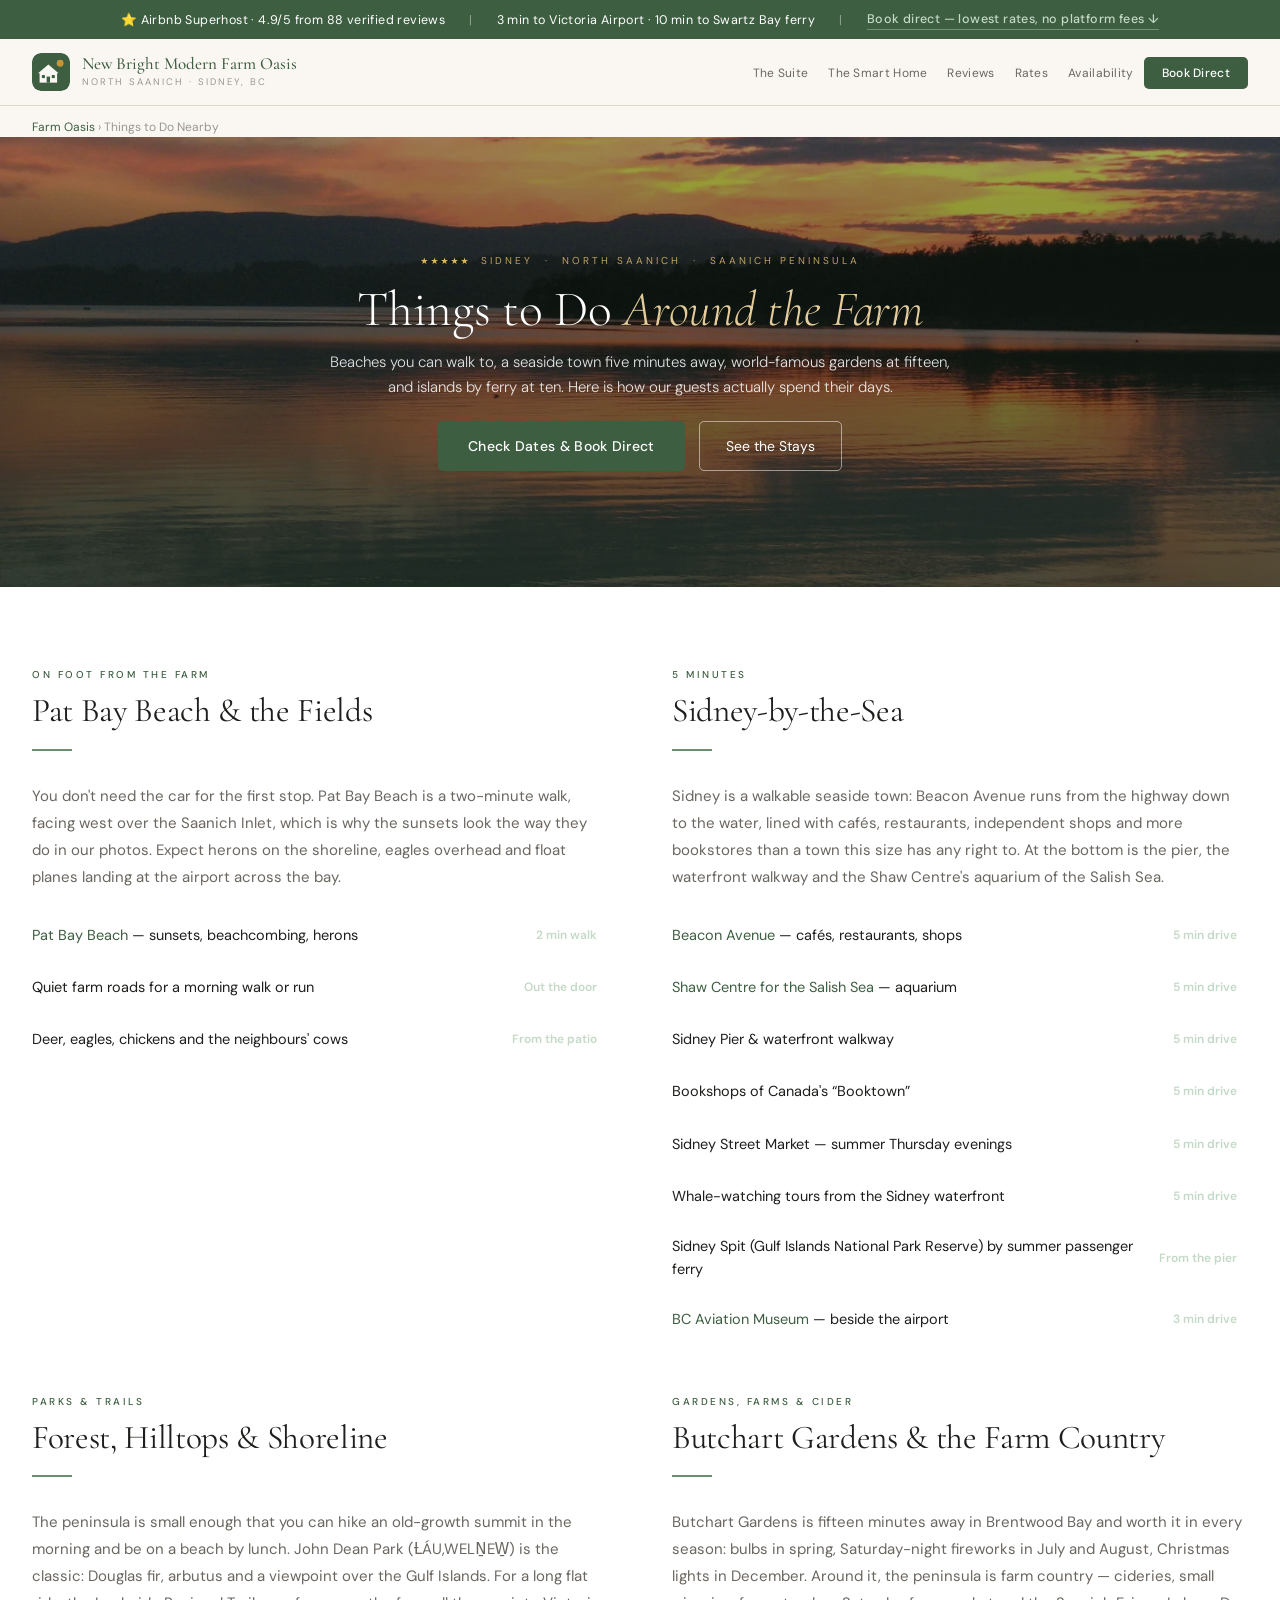
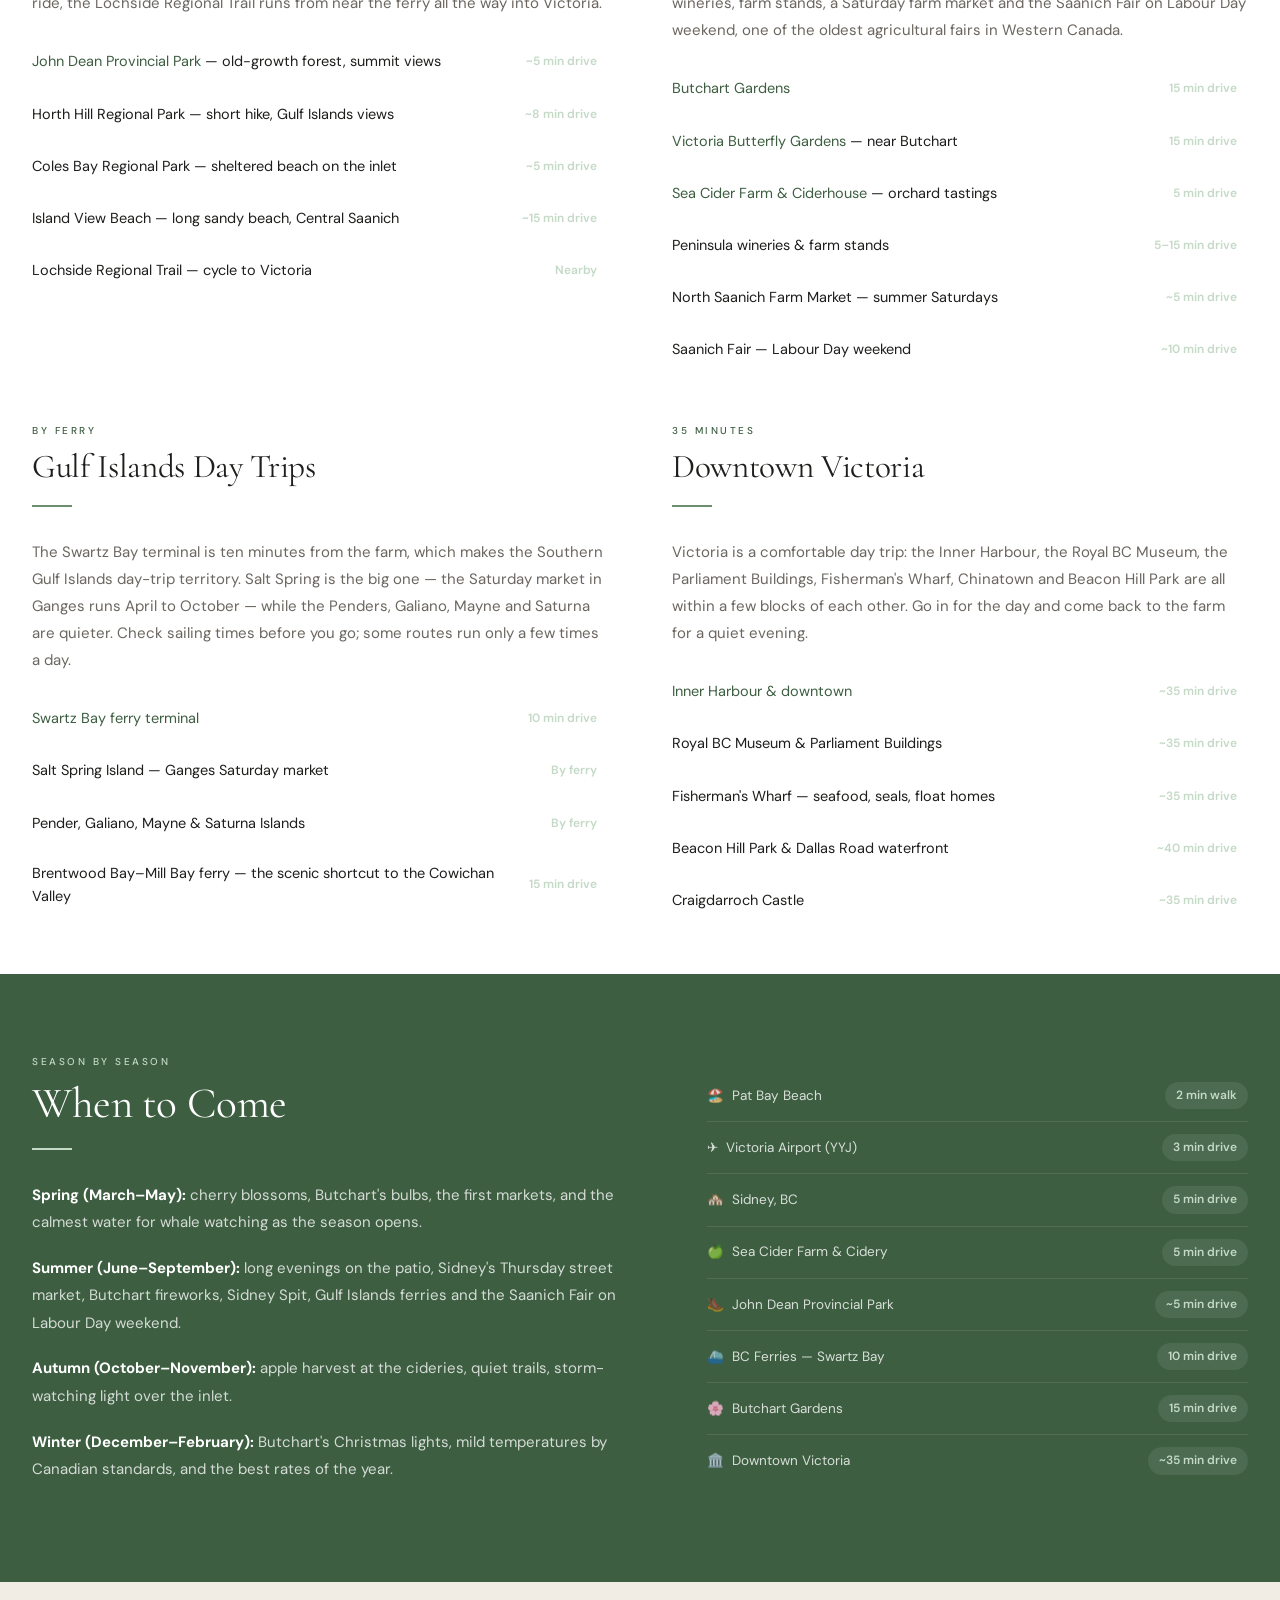
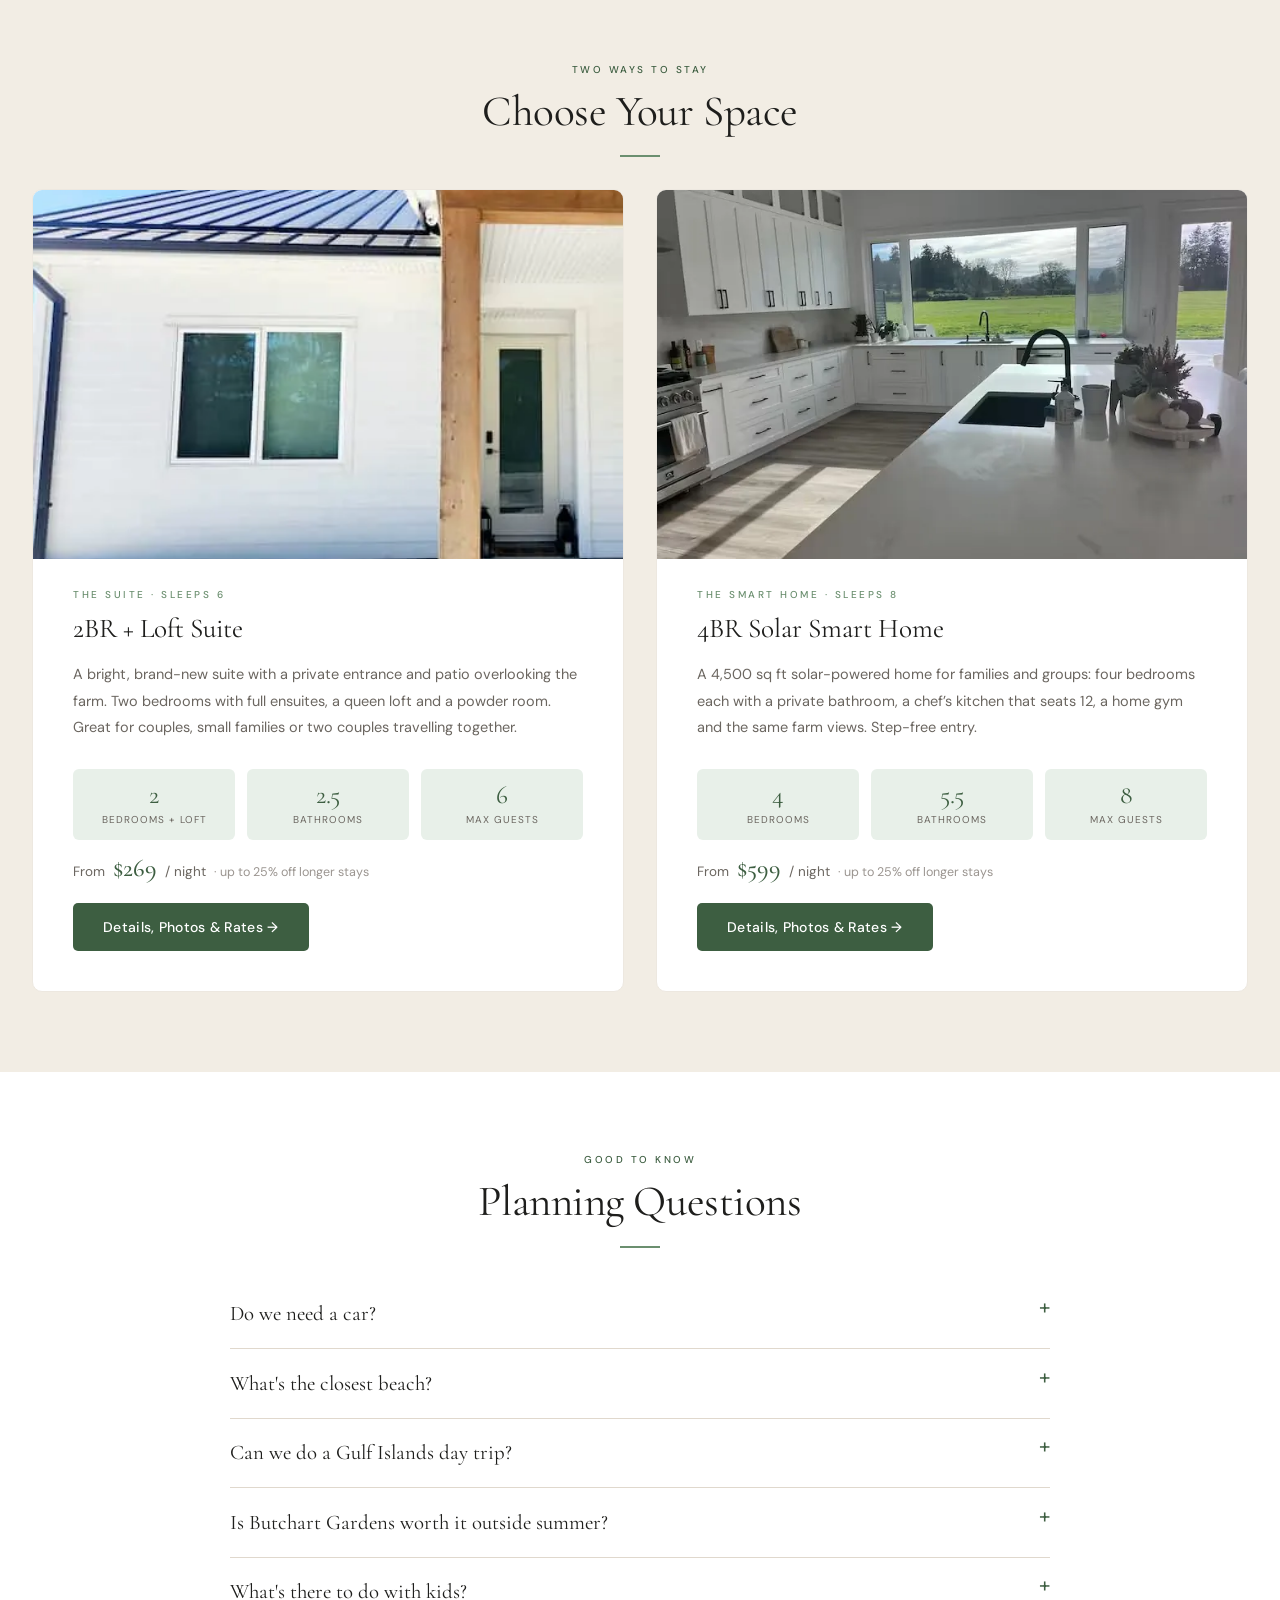
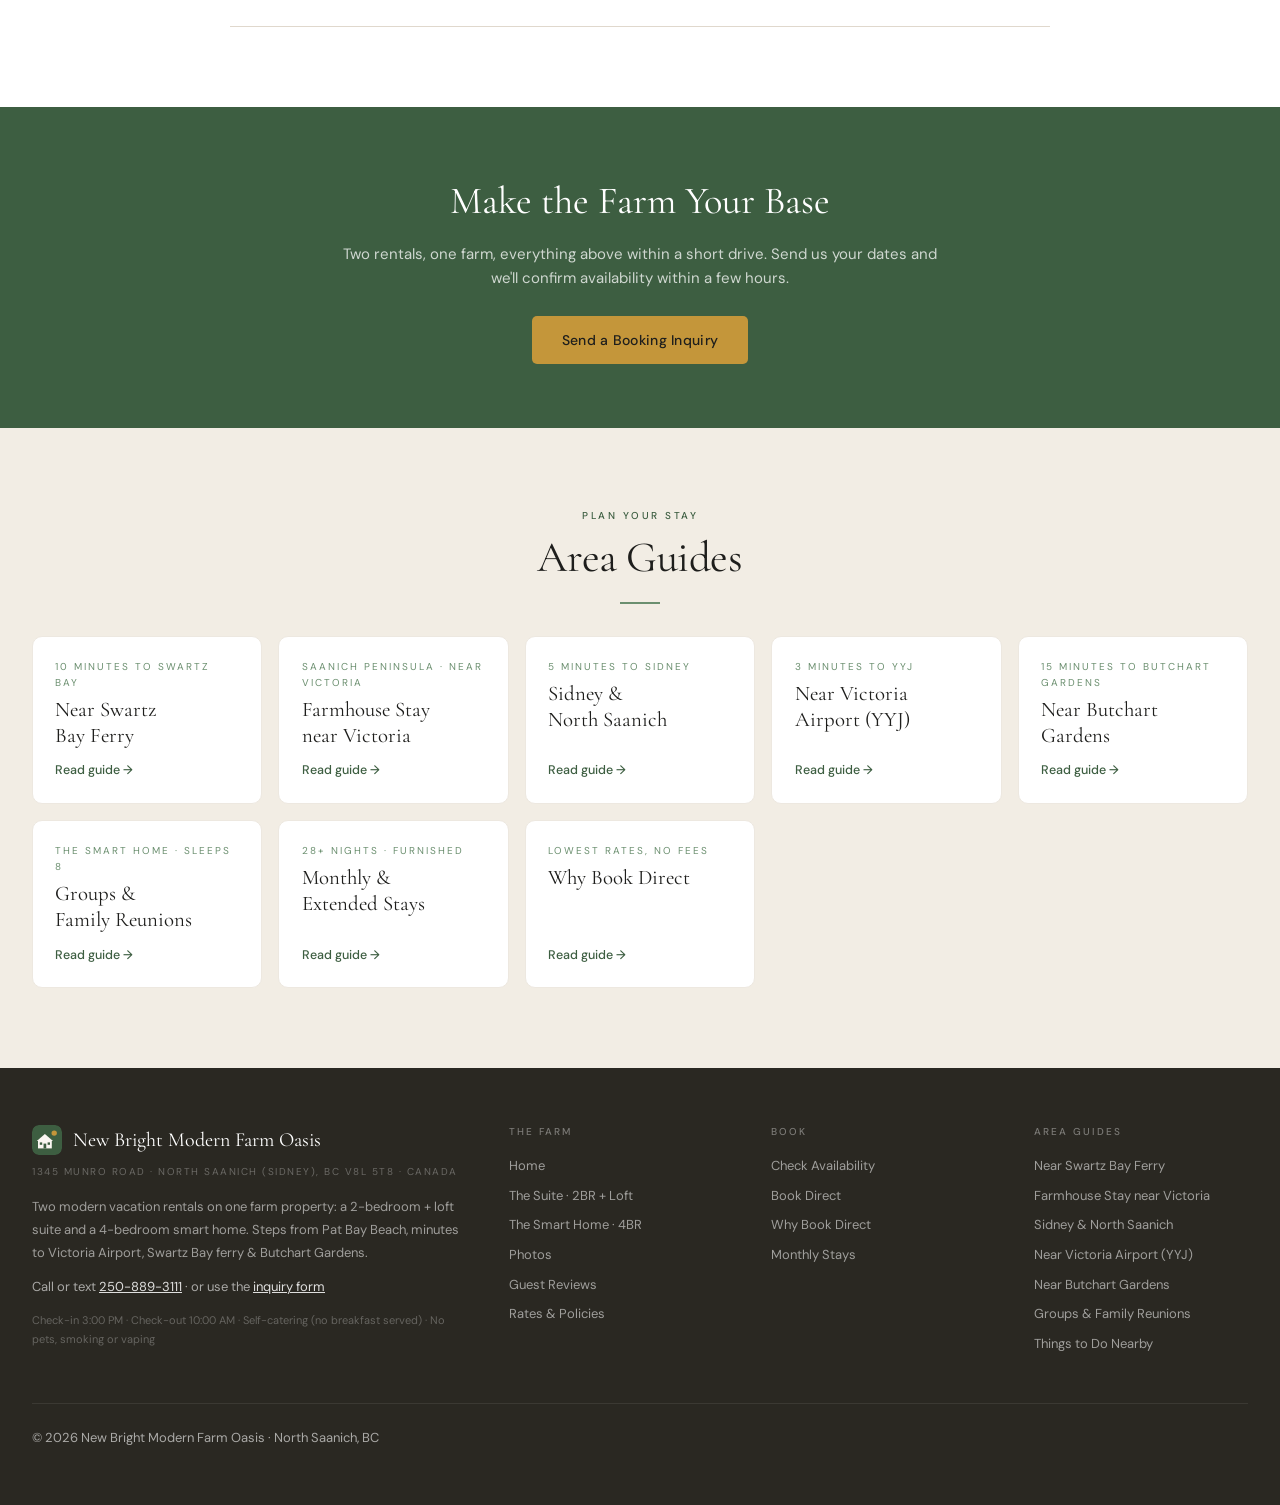
<file: things-to-do-sidney-north-saanich/index.html>
<!DOCTYPE html>
<html lang="en">
<head>
<meta charset="UTF-8">
<meta name="viewport" content="width=device-width, initial-scale=1.0">
<title>Things to Do in Sidney &amp; North Saanich, BC | Farm Oasis Guide</title>
<meta name="description" content="Local guide from our North Saanich farm: Pat Bay Beach, Sidney&#x27;s waterfront, Butchart Gardens, John Dean Park, Sea Cider, whale watching and Gulf Islands trips.">
<meta name="robots" content="index, follow">
<link rel="canonical" href="https://victoriabnb.ca/things-to-do-sidney-north-saanich/">
<meta property="og:type" content="website">
<meta property="og:site_name" content="New Bright Modern Farm Oasis">
<meta property="og:locale" content="en_CA">
<meta property="og:title" content="Things to Do in Sidney &amp; North Saanich, BC | Farm Oasis Guide">
<meta property="og:description" content="Local guide from our North Saanich farm: Pat Bay Beach, Sidney&#x27;s waterfront, Butchart Gardens, John Dean Park, Sea Cider, whale watching and Gulf Islands trips.">
<meta property="og:image" content="https://victoriabnb.ca/img/og/pat-bay-beach.jpg">
<meta property="og:url" content="https://victoriabnb.ca/things-to-do-sidney-north-saanich/">
<meta name="twitter:card" content="summary_large_image">
<meta name="twitter:title" content="Things to Do in Sidney &amp; North Saanich, BC | Farm Oasis Guide">
<meta name="twitter:description" content="Local guide from our North Saanich farm: Pat Bay Beach, Sidney&#x27;s waterfront, Butchart Gardens, John Dean Park, Sea Cider, whale watching and Gulf Islands trips.">
<meta name="twitter:image" content="https://victoriabnb.ca/img/og/pat-bay-beach.jpg">
<link rel="icon" href="/favicon.ico" sizes="32x32">
<link rel="icon" href="/favicon.svg" type="image/svg+xml">
<link rel="apple-touch-icon" href="/apple-touch-icon.png">
<link rel="manifest" href="/site.webmanifest">
<meta name="theme-color" content="#3D5E41">
<script type="application/ld+json">
{
  "@context": "https://schema.org",
  "@graph": [
    {
      "@type": "WebPage",
      "@id": "https://victoriabnb.ca/things-to-do-sidney-north-saanich/#webpage",
      "url": "https://victoriabnb.ca/things-to-do-sidney-north-saanich/",
      "name": "Things to Do in Sidney & North Saanich, BC | Farm Oasis Guide",
      "description": "Local guide from our North Saanich farm: Pat Bay Beach, Sidney's waterfront, Butchart Gardens, John Dean Park, Sea Cider, whale watching and Gulf Islands trips.",
      "isPartOf": {
        "@id": "https://victoriabnb.ca/#website"
      },
      "primaryImageOfPage": "https://victoriabnb.ca/img/pat-bay-beach.webp",
      "breadcrumb": {
        "@id": "https://victoriabnb.ca/things-to-do-sidney-north-saanich/#breadcrumb"
      },
      "about": [
        {
          "@id": "https://victoriabnb.ca/#suite"
        },
        {
          "@id": "https://victoriabnb.ca/#smarthome"
        }
      ]
    },
    {
      "@type": "BreadcrumbList",
      "@id": "https://victoriabnb.ca/things-to-do-sidney-north-saanich/#breadcrumb",
      "itemListElement": [
        {
          "@type": "ListItem",
          "position": 1,
          "name": "Farm Oasis",
          "item": "https://victoriabnb.ca/"
        },
        {
          "@type": "ListItem",
          "position": 2,
          "name": "Things to Do",
          "item": "https://victoriabnb.ca/things-to-do-sidney-north-saanich/"
        }
      ]
    },
    {
      "@type": "FAQPage",
      "@id": "https://victoriabnb.ca/things-to-do-sidney-north-saanich/#faq",
      "mainEntity": [
        {
          "@type": "Question",
          "name": "Do we need a car?",
          "acceptedAnswer": {
            "@type": "Answer",
            "text": "It helps. Sidney is five minutes away, Butchart fifteen and Victoria thirty-five, and the best beaches and trails are spread around the peninsula. The airport's rental desks are three minutes from the farm, or ask us for a Turo link."
          }
        },
        {
          "@type": "Question",
          "name": "What's the closest beach?",
          "acceptedAnswer": {
            "@type": "Answer",
            "text": "Pat Bay Beach, a two-minute walk from both rentals, on the Saanich Inlet side of the peninsula. It faces west, so the sunsets are the ones in our photos. Island View Beach and Coles Bay are short drives."
          }
        },
        {
          "@type": "Question",
          "name": "Can we do a Gulf Islands day trip?",
          "acceptedAnswer": {
            "@type": "Answer",
            "text": "Yes. The Swartz Bay terminal is ten minutes away, with BC Ferries sailings to Salt Spring, the Penders, Galiano, Mayne and Saturna. Salt Spring's Saturday market in Ganges is the classic day out from April to October."
          }
        },
        {
          "@type": "Question",
          "name": "Is Butchart Gardens worth it outside summer?",
          "acceptedAnswer": {
            "@type": "Answer",
            "text": "Yes. Spring bulbs, summer blooms and Saturday-night fireworks in July and August are the famous seasons, but the Christmas lights in December are a local tradition, and the quieter winter gardens are fifteen minutes from the farm."
          }
        },
        {
          "@type": "Question",
          "name": "What's there to do with kids?",
          "acceptedAnswer": {
            "@type": "Answer",
            "text": "The beach, the Shaw Centre for the Salish Sea aquarium in Sidney, the BC Aviation Museum beside the airport, the Butterfly Gardens near Butchart, and watching the chickens, deer and eagles from the patio."
          }
        }
      ]
    }
  ]
}
</script>
<link rel="preconnect" href="https://fonts.googleapis.com">
<link rel="preconnect" href="https://fonts.gstatic.com" crossorigin>
<link href="https://fonts.googleapis.com/css2?family=Cormorant+Garamond:ital,wght@0,300;0,400;0,500;0,600;1,300;1,400&family=DM+Sans:ital,wght@0,300;0,400;0,500;0,600;1,400&display=swap" rel="stylesheet">
<link rel="stylesheet" href="/assets/site.css">
<link rel="stylesheet" href="/assets/guides.css">
<link rel="stylesheet" href="/assets/ui.css">
<style>.ttd-wrap{max-width:1280px;margin:0 auto;display:grid;grid-template-columns:1fr 1fr;gap:3rem 4rem}.ttd-block p{font-size:15px;color:var(--mid);line-height:1.8;margin:1rem 0 1.2rem}.ttd-list .dist-item{font-size:14.5px}.ttd-list a{color:var(--sage-dark)}@media(max-width:900px){.ttd-wrap{grid-template-columns:1fr}}</style>
<script src="/assets/site-config.js"></script>
<script src="/assets/pricing.js"></script>
<script src="/assets/site.js" defer></script>
</head>
<body>

<div class="announce-bar">
  <span>⭐ Airbnb Superhost · 4.9/5 from 88 verified reviews</span>
  <span class="announce-sep">|</span>
  <span>3 min to Victoria Airport · 10 min to Swartz Bay ferry</span>
  <span class="announce-sep">|</span>
  <a href="/#booking">Book direct — lowest rates, no platform fees ↓</a>
</div>

<nav id="mainNav">
  <div class="nav-inner">
    <a class="nav-logo" href="/" aria-label="New Bright Modern Farm Oasis — home">
      <svg class="nav-mark" viewBox="0 0 100 100" aria-hidden="true" focusable="false"><rect width="100" height="100" rx="22" fill="#3D5E41"/><circle cx="74" cy="27" r="9" fill="#C4963A"/><polygon points="16,53 43,30 70,53" fill="#FAF7F2"/><rect x="20" y="52" width="46" height="26" fill="#FAF7F2"/><rect x="38.5" y="62" width="9" height="16" fill="#3D5E41"/><rect x="26" y="58" width="8" height="8" fill="#3D5E41"/><rect x="52" y="58" width="8" height="8" fill="#3D5E41"/></svg>
      <span class="nav-logo-text"><span class="nav-logo-name">New Bright Modern Farm Oasis</span><span class="nav-logo-sub">North Saanich · Sidney, BC</span></span>
    </a>
    <ul class="nav-links">
      <li><a href="/the-suite/">The Suite</a></li>
      <li><a href="/the-smart-home/">The Smart Home</a></li>
      <li><a href="/#reviews">Reviews</a></li>
      <li><a href="/#pricing">Rates</a></li>
      <li><a href="/#availability">Availability</a></li>
      <li><a href="/#booking" class="nav-cta">Book Direct</a></li>
    </ul>
    <button class="hamburger" id="menuBtn" aria-label="Open menu"><span></span><span></span><span></span></button>
  </div>
</nav>
<div class="mobile-menu" id="mobileMenu">
  <button class="mobile-close" id="menuClose" aria-label="Close menu">×</button>
  <a href="/">Home</a>
  <a href="/the-suite/">The Suite</a>
  <a href="/the-smart-home/">The Smart Home</a>
  <a href="/#gallery-suite">Photos</a>
  <a href="/#pricing">Rates</a>
  <a href="/#availability">Availability</a>
  <a href="/swartz-bay-ferry-stay/">Near Swartz Bay Ferry</a><a href="/farmhouse-stay-victoria-bc/">Farmhouse Stay near Victoria</a><a href="/sidney-north-saanich-vacation-rental/">Sidney & North Saanich</a><a href="/victoria-airport-accommodation/">Near Victoria Airport (YYJ)</a><a href="/butchart-gardens-accommodation/">Near Butchart Gardens</a><a href="/group-vacation-rental-victoria/">Groups & Family Reunions</a><a href="/things-to-do-sidney-north-saanich/">Things to Do Nearby</a><a href="/monthly-stays-sidney-north-saanich/">Monthly &amp; Extended Stays</a><a href="/book-direct/">Why Book Direct</a>
  <a href="/#booking" style="color:var(--sage-dark);font-weight:600">Book Direct ↓</a>
</div>

<div class="crumbs"><a href="/">Farm Oasis</a> &rsaquo; Things to Do Nearby</div>

<div class="hero hero-photo hero-short">
  <picture class="hero-bg"><source media="(max-width:700px)" srcset="/img/pat-bay-beach-sunset-800.webp"><img src="/img/pat-bay-beach-sunset.webp" width="1600" height="1200" alt="" fetchpriority="high" decoding="async"></picture>
  <div class="hero-content">
    <div class="hero-eyebrow"><span class="hero-eyebrow-star">★★★★★</span> Sidney &nbsp;·&nbsp; North Saanich &nbsp;·&nbsp; Saanich Peninsula</div>
    <h1>Things to Do <em>Around the Farm</em></h1>
    <p class="hero-sub">Beaches you can walk to, a seaside town five minutes away, world-famous gardens at fifteen, and islands by ferry at ten. Here is how our guests actually spend their days.</p>
    <div class="hero-btns">
      <a href="/#booking" class="btn-primary">Check Dates &amp; Book Direct</a>
      <a href="/the-suite/" class="btn-outline">See the Stays</a>
    </div>
  </div>
</div>

<section class="about-section" style="padding-bottom:3rem">
  <div class="ttd-wrap">

    <div class="ttd-block">
      <div class="eyebrow">On foot from the farm</div>
      <h2 class="section-title" style="font-size:clamp(1.6rem,2.6vw,2.1rem)">Pat Bay Beach &amp; the Fields</h2>
      <div class="rule"></div>
      <p>You don't need the car for the first stop. Pat Bay Beach is a two-minute walk, facing west over the Saanich Inlet, which is why the sunsets look the way they do in our photos. Expect herons on the shoreline, eagles overhead and float planes landing at the airport across the bay.</p>
      <ul class="dist-list ttd-list"><li class="dist-item"><span><a href="https://www.google.com/maps/search/?api=1&amp;query=Patricia+Bay+Beach+North+Saanich+BC" target="_blank" rel="noopener">Pat Bay Beach</a> — sunsets, beachcombing, herons</span><span class="dist-time">2 min walk</span></li><li class="dist-item"><span>Quiet farm roads for a morning walk or run</span><span class="dist-time">Out the door</span></li><li class="dist-item"><span>Deer, eagles, chickens and the neighbours' cows</span><span class="dist-time">From the patio</span></li></ul>
    </div>

    <div class="ttd-block">
      <div class="eyebrow">5 minutes</div>
      <h2 class="section-title" style="font-size:clamp(1.6rem,2.6vw,2.1rem)">Sidney-by-the-Sea</h2>
      <div class="rule"></div>
      <p>Sidney is a walkable seaside town: Beacon Avenue runs from the highway down to the water, lined with cafés, restaurants, independent shops and more bookstores than a town this size has any right to. At the bottom is the pier, the waterfront walkway and the Shaw Centre's aquarium of the Salish Sea.</p>
      <ul class="dist-list ttd-list"><li class="dist-item"><span><a href="https://www.sidney.ca/" target="_blank" rel="noopener">Beacon Avenue</a> — cafés, restaurants, shops</span><span class="dist-time">5 min drive</span></li><li class="dist-item"><span><a href="https://salishseacentre.org/" target="_blank" rel="noopener">Shaw Centre for the Salish Sea</a> — aquarium</span><span class="dist-time">5 min drive</span></li><li class="dist-item"><span>Sidney Pier &amp; waterfront walkway</span><span class="dist-time">5 min drive</span></li><li class="dist-item"><span>Bookshops of Canada's &ldquo;Booktown&rdquo;</span><span class="dist-time">5 min drive</span></li><li class="dist-item"><span>Sidney Street Market — summer Thursday evenings</span><span class="dist-time">5 min drive</span></li><li class="dist-item"><span>Whale-watching tours from the Sidney waterfront</span><span class="dist-time">5 min drive</span></li><li class="dist-item"><span>Sidney Spit (Gulf Islands National Park Reserve) by summer passenger ferry</span><span class="dist-time">From the pier</span></li><li class="dist-item"><span><a href="https://www.bcam.net/" target="_blank" rel="noopener">BC Aviation Museum</a> — beside the airport</span><span class="dist-time">3 min drive</span></li></ul>
    </div>

    <div class="ttd-block">
      <div class="eyebrow">Parks &amp; trails</div>
      <h2 class="section-title" style="font-size:clamp(1.6rem,2.6vw,2.1rem)">Forest, Hilltops &amp; Shoreline</h2>
      <div class="rule"></div>
      <p>The peninsula is small enough that you can hike an old-growth summit in the morning and be on a beach by lunch. John Dean Park (ȽÁU,WELṈEW̱) is the classic: Douglas fir, arbutus and a viewpoint over the Gulf Islands. For a long flat ride, the Lochside Regional Trail runs from near the ferry all the way into Victoria.</p>
      <ul class="dist-list ttd-list"><li class="dist-item"><span><a href="https://bcparks.ca/lau-welnew-john-dean-park/" target="_blank" rel="noopener">John Dean Provincial Park</a> — old-growth forest, summit views</span><span class="dist-time">~5 min drive</span></li><li class="dist-item"><span>Horth Hill Regional Park — short hike, Gulf Islands views</span><span class="dist-time">~8 min drive</span></li><li class="dist-item"><span>Coles Bay Regional Park — sheltered beach on the inlet</span><span class="dist-time">~5 min drive</span></li><li class="dist-item"><span>Island View Beach — long sandy beach, Central Saanich</span><span class="dist-time">~15 min drive</span></li><li class="dist-item"><span>Lochside Regional Trail — cycle to Victoria</span><span class="dist-time">Nearby</span></li></ul>
    </div>

    <div class="ttd-block">
      <div class="eyebrow">Gardens, farms &amp; cider</div>
      <h2 class="section-title" style="font-size:clamp(1.6rem,2.6vw,2.1rem)">Butchart Gardens &amp; the Farm Country</h2>
      <div class="rule"></div>
      <p>Butchart Gardens is fifteen minutes away in Brentwood Bay and worth it in every season: bulbs in spring, Saturday-night fireworks in July and August, Christmas lights in December. Around it, the peninsula is farm country — cideries, small wineries, farm stands, a Saturday farm market and the Saanich Fair on Labour Day weekend, one of the oldest agricultural fairs in Western Canada.</p>
      <ul class="dist-list ttd-list"><li class="dist-item"><span><a href="https://www.butchartgardens.com/" target="_blank" rel="noopener">Butchart Gardens</a></span><span class="dist-time">15 min drive</span></li><li class="dist-item"><span><a href="https://www.butterflygardens.com/" target="_blank" rel="noopener">Victoria Butterfly Gardens</a> — near Butchart</span><span class="dist-time">15 min drive</span></li><li class="dist-item"><span><a href="https://seacider.ca/" target="_blank" rel="noopener">Sea Cider Farm &amp; Ciderhouse</a> — orchard tastings</span><span class="dist-time">5 min drive</span></li><li class="dist-item"><span>Peninsula wineries &amp; farm stands</span><span class="dist-time">5–15 min drive</span></li><li class="dist-item"><span>North Saanich Farm Market — summer Saturdays</span><span class="dist-time">~5 min drive</span></li><li class="dist-item"><span>Saanich Fair — Labour Day weekend</span><span class="dist-time">~10 min drive</span></li></ul>
    </div>

    <div class="ttd-block">
      <div class="eyebrow">By ferry</div>
      <h2 class="section-title" style="font-size:clamp(1.6rem,2.6vw,2.1rem)">Gulf Islands Day Trips</h2>
      <div class="rule"></div>
      <p>The Swartz Bay terminal is ten minutes from the farm, which makes the Southern Gulf Islands day-trip territory. Salt Spring is the big one — the Saturday market in Ganges runs April to October — while the Penders, Galiano, Mayne and Saturna are quieter. Check sailing times before you go; some routes run only a few times a day.</p>
      <ul class="dist-list ttd-list"><li class="dist-item"><span><a href="https://www.bcferries.com/" target="_blank" rel="noopener">Swartz Bay ferry terminal</a></span><span class="dist-time">10 min drive</span></li><li class="dist-item"><span>Salt Spring Island — Ganges Saturday market</span><span class="dist-time">By ferry</span></li><li class="dist-item"><span>Pender, Galiano, Mayne &amp; Saturna Islands</span><span class="dist-time">By ferry</span></li><li class="dist-item"><span>Brentwood Bay–Mill Bay ferry — the scenic shortcut to the Cowichan Valley</span><span class="dist-time">15 min drive</span></li></ul>
    </div>

    <div class="ttd-block">
      <div class="eyebrow">35 minutes</div>
      <h2 class="section-title" style="font-size:clamp(1.6rem,2.6vw,2.1rem)">Downtown Victoria</h2>
      <div class="rule"></div>
      <p>Victoria is a comfortable day trip: the Inner Harbour, the Royal BC Museum, the Parliament Buildings, Fisherman's Wharf, Chinatown and Beacon Hill Park are all within a few blocks of each other. Go in for the day and come back to the farm for a quiet evening.</p>
      <ul class="dist-list ttd-list"><li class="dist-item"><span><a href="https://www.tourismvictoria.com/" target="_blank" rel="noopener">Inner Harbour &amp; downtown</a></span><span class="dist-time">~35 min drive</span></li><li class="dist-item"><span>Royal BC Museum &amp; Parliament Buildings</span><span class="dist-time">~35 min drive</span></li><li class="dist-item"><span>Fisherman's Wharf — seafood, seals, float homes</span><span class="dist-time">~35 min drive</span></li><li class="dist-item"><span>Beacon Hill Park &amp; Dallas Road waterfront</span><span class="dist-time">~40 min drive</span></li><li class="dist-item"><span>Craigdarroch Castle</span><span class="dist-time">~35 min drive</span></li></ul>
    </div>

  </div>
</section>

<section class="location-section">
  <div class="loc-grid">
    <div>
      <div class="eyebrow">Season by season</div>
      <h2 class="section-title">When to Come</h2>
      <div class="rule"></div>
      <div class="loc-body">
        <p><strong style="color:white">Spring (March–May):</strong> cherry blossoms, Butchart's bulbs, the first markets, and the calmest water for whale watching as the season opens.</p>
        <p><strong style="color:white">Summer (June–September):</strong> long evenings on the patio, Sidney's Thursday street market, Butchart fireworks, Sidney Spit, Gulf Islands ferries and the Saanich Fair on Labour Day weekend.</p>
        <p><strong style="color:white">Autumn (October–November):</strong> apple harvest at the cideries, quiet trails, storm-watching light over the inlet.</p>
        <p><strong style="color:white">Winter (December–February):</strong> Butchart's Christmas lights, mild temperatures by Canadian standards, and the best rates of the year.</p>
      </div>
    </div>
    <div><ul class="dist-list">
        <li class="dist-item"><a href="https://www.google.com/maps/search/?api=1&amp;query=Patricia+Bay+Beach+North+Saanich+BC" target="_blank" rel="noopener">🏖️ &nbsp;Pat Bay Beach</a><span class="dist-time">2 min walk</span></li>
        <li class="dist-item"><a href="https://www.victoriaairport.com/" target="_blank" rel="noopener">✈️ &nbsp;Victoria Airport (YYJ)</a><span class="dist-time">3 min drive</span></li>
        <li class="dist-item"><a href="https://www.sidney.ca/" target="_blank" rel="noopener">🏘️ &nbsp;Sidney, BC</a><span class="dist-time">5 min drive</span></li>
        <li class="dist-item"><a href="https://seacider.ca/" target="_blank" rel="noopener">🍏 &nbsp;Sea Cider Farm &amp; Cidery</a><span class="dist-time">5 min drive</span></li>
        <li class="dist-item"><a href="https://bcparks.ca/lau-welnew-john-dean-park/" target="_blank" rel="noopener">🥾 &nbsp;John Dean Provincial Park</a><span class="dist-time">~5 min drive</span></li>
        <li class="dist-item"><a href="https://www.bcferries.com/" target="_blank" rel="noopener">⛴️ &nbsp;BC Ferries — Swartz Bay</a><span class="dist-time">10 min drive</span></li>
        <li class="dist-item"><a href="https://www.butchartgardens.com/" target="_blank" rel="noopener">🌸 &nbsp;Butchart Gardens</a><span class="dist-time">15 min drive</span></li>
        <li class="dist-item"><a href="https://www.tourismvictoria.com/" target="_blank" rel="noopener">🏛️ &nbsp;Downtown Victoria</a><span class="dist-time">~35 min drive</span></li>
      </ul></div>
  </div>
</section>

<section class="stays-section">
  <div class="wrap">
    <div class="eyebrow" style="text-align:center">Two ways to stay</div>
    <h2 class="section-title" style="text-align:center">Choose Your Space</h2>
    <div class="rule" style="margin-left:auto;margin-right:auto"></div>
    <div class="stays-grid">
      <div class="stay-card" data-prop="suite">
        <div class="stay-ribbon">Not taking bookings right now</div>
        <div class="stay-card-img"><img src="/img/suite-exterior-farm-views.webp" alt="2-bedroom + loft suite with farm views in North Saanich" loading="lazy"></div>
        <div class="stay-card-eyebrow">The Suite &middot; Sleeps 6</div>
        <h3 class="stay-card-title">2BR + Loft Suite</h3>
        <p class="stay-card-desc">A bright, brand-new suite with a private entrance and patio overlooking the farm. Two bedrooms with full ensuites, a queen loft and a powder room. Great for couples, small families or two couples travelling together.</p>
        <div class="stay-stats">
          <div class="stay-stat"><span class="stay-stat-num">2</span><span class="stay-stat-label">Bedrooms + Loft</span></div>
          <div class="stay-stat"><span class="stay-stat-num">2.5</span><span class="stay-stat-label">Bathrooms</span></div>
          <div class="stay-stat"><span class="stay-stat-num">6</span><span class="stay-stat-label">Max Guests</span></div>
        </div>
        <div class="stay-from">From <strong data-from-price="suite"></strong> <span>/ night</span> <span class="stay-from-note">· up to <span data-max-discount="suite"></span> off longer stays</span></div>
        <p class="prop-note" hidden></p>
        <a href="/the-suite/" class="btn-primary stay-link">Details, Photos &amp; Rates &rarr;</a>
      </div>
      <div class="stay-card" data-prop="smarthome">
        <div class="stay-ribbon">Not taking bookings right now</div>
        <div class="stay-card-img"><img src="/img/smart-home-chefs-kitchen-island.webp" alt="4-bedroom solar-powered smart home chef's kitchen" loading="lazy"></div>
        <div class="stay-card-eyebrow">The Smart Home &middot; Sleeps 8</div>
        <h3 class="stay-card-title">4BR Solar Smart Home</h3>
        <p class="stay-card-desc">A 4,500&nbsp;sq&nbsp;ft solar-powered home for families and groups: four bedrooms each with a private bathroom, a chef&rsquo;s kitchen that seats 12, a home gym and the same farm views. Step-free entry.</p>
        <div class="stay-stats">
          <div class="stay-stat"><span class="stay-stat-num">4</span><span class="stay-stat-label">Bedrooms</span></div>
          <div class="stay-stat"><span class="stay-stat-num">5.5</span><span class="stay-stat-label">Bathrooms</span></div>
          <div class="stay-stat"><span class="stay-stat-num">8</span><span class="stay-stat-label">Max Guests</span></div>
        </div>
        <div class="stay-from">From <strong data-from-price="smarthome"></strong> <span>/ night</span> <span class="stay-from-note">· up to <span data-max-discount="smarthome"></span> off longer stays</span></div>
        <p class="prop-note" hidden></p>
        <a href="/the-smart-home/" class="btn-primary stay-link">Details, Photos &amp; Rates &rarr;</a>
      </div>
    </div>
  </div>
</section>

<section class="faq-section">
  <div class="wrap">
    <div class="eyebrow" style="text-align:center">Good to know</div>
    <h2 class="section-title" style="text-align:center">Planning Questions</h2>
    <div class="rule" style="margin-left:auto;margin-right:auto"></div>
    <div class="faq-list"><details><summary>Do we need a car?</summary><p>It helps. Sidney is five minutes away, Butchart fifteen and Victoria thirty-five, and the best beaches and trails are spread around the peninsula. The airport's rental desks are three minutes from the farm, or ask us for a Turo link.</p></details><details><summary>What's the closest beach?</summary><p>Pat Bay Beach, a two-minute walk from both rentals, on the Saanich Inlet side of the peninsula. It faces west, so the sunsets are the ones in our photos. Island View Beach and Coles Bay are short drives.</p></details><details><summary>Can we do a Gulf Islands day trip?</summary><p>Yes. The Swartz Bay terminal is ten minutes away, with BC Ferries sailings to Salt Spring, the Penders, Galiano, Mayne and Saturna. Salt Spring's Saturday market in Ganges is the classic day out from April to October.</p></details><details><summary>Is Butchart Gardens worth it outside summer?</summary><p>Yes. Spring bulbs, summer blooms and Saturday-night fireworks in July and August are the famous seasons, but the Christmas lights in December are a local tradition, and the quieter winter gardens are fifteen minutes from the farm.</p></details><details><summary>What's there to do with kids?</summary><p>The beach, the Shaw Centre for the Salish Sea aquarium in Sidney, the BC Aviation Museum beside the airport, the Butterfly Gardens near Butchart, and watching the chickens, deer and eagles from the patio.</p></details></div>
  </div>
</section>

<div class="cta-band">
  <h2>Make the Farm Your Base</h2>
  <p>Two rentals, one farm, everything above within a short drive. Send us your dates and we'll confirm availability within a few hours.</p>
  <a href="/#booking" class="btn-primary">Send a Booking Inquiry</a>
</div>

<section class="guides-section">
  <div class="wrap">
    <div class="eyebrow" style="text-align:center">Plan your stay</div>
    <h2 class="section-title" style="text-align:center">Area Guides</h2>
    <div class="rule" style="margin-left:auto;margin-right:auto"></div>
  </div>
  <div class="guides-grid"><a class="guide-card" href="/swartz-bay-ferry-stay/"><span class="guide-eyebrow">10 minutes to Swartz Bay</span><span class="guide-title">Near Swartz Bay Ferry</span><span class="guide-go">Read guide &rarr;</span></a><a class="guide-card" href="/farmhouse-stay-victoria-bc/"><span class="guide-eyebrow">Saanich Peninsula · near Victoria</span><span class="guide-title">Farmhouse Stay near Victoria</span><span class="guide-go">Read guide &rarr;</span></a><a class="guide-card" href="/sidney-north-saanich-vacation-rental/"><span class="guide-eyebrow">5 minutes to Sidney</span><span class="guide-title">Sidney & North Saanich</span><span class="guide-go">Read guide &rarr;</span></a><a class="guide-card" href="/victoria-airport-accommodation/"><span class="guide-eyebrow">3 minutes to YYJ</span><span class="guide-title">Near Victoria Airport (YYJ)</span><span class="guide-go">Read guide &rarr;</span></a><a class="guide-card" href="/butchart-gardens-accommodation/"><span class="guide-eyebrow">15 minutes to Butchart Gardens</span><span class="guide-title">Near Butchart Gardens</span><span class="guide-go">Read guide &rarr;</span></a><a class="guide-card" href="/group-vacation-rental-victoria/"><span class="guide-eyebrow">The Smart Home · sleeps 8</span><span class="guide-title">Groups & Family Reunions</span><span class="guide-go">Read guide &rarr;</span></a><a class="guide-card" href="/monthly-stays-sidney-north-saanich/"><span class="guide-eyebrow">28+ nights · furnished</span><span class="guide-title">Monthly &amp; Extended Stays</span><span class="guide-go">Read guide &rarr;</span></a><a class="guide-card" href="/book-direct/"><span class="guide-eyebrow">Lowest rates, no fees</span><span class="guide-title">Why Book Direct</span><span class="guide-go">Read guide &rarr;</span></a></div>
</section>

<footer>
  <div class="footer-grid">
    <div>
      <div class="footer-brand"><svg class="nav-mark footer-mark" viewBox="0 0 100 100" aria-hidden="true" focusable="false"><rect width="100" height="100" rx="22" fill="#3D5E41"/><circle cx="74" cy="27" r="9" fill="#C4963A"/><polygon points="16,53 43,30 70,53" fill="#FAF7F2"/><rect x="20" y="52" width="46" height="26" fill="#FAF7F2"/><rect x="38.5" y="62" width="9" height="16" fill="#3D5E41"/><rect x="26" y="58" width="8" height="8" fill="#3D5E41"/><rect x="52" y="58" width="8" height="8" fill="#3D5E41"/></svg><div class="footer-name">New Bright Modern Farm Oasis</div></div>
      <div class="footer-loc">1345 Munro Road · North Saanich (Sidney), BC V8L 5T8 · Canada</div>
      <p>Two modern vacation rentals on one farm property: a 2-bedroom + loft suite and a 4-bedroom smart home. Steps from Pat Bay Beach, minutes to Victoria Airport, Swartz Bay ferry &amp; Butchart Gardens.</p>
      <p style="margin-top:0.75rem;font-size:13px;color:rgba(255,255,255,0.6)">Call or text <a href="tel:+12508893111" style="color:rgba(255,255,255,0.85)">250-889-3111</a> · or use the <a href="/#booking" style="color:rgba(255,255,255,0.85)">inquiry form</a></p>
      <p style="margin-top:0.75rem;font-size:11px;color:rgba(255,255,255,0.28)">Check-in 3:00 PM · Check-out 10:00 AM · Self-catering (no breakfast served) · No pets, smoking or vaping</p>
    </div>
    <div class="footer-col">
      <h4>The Farm</h4>
      <ul>
        <li><a href="/">Home</a></li>
        <li><a href="/the-suite/">The Suite &middot; 2BR + Loft</a></li>
        <li><a href="/the-smart-home/">The Smart Home &middot; 4BR</a></li>
        <li><a href="/#gallery-suite">Photos</a></li>
        <li><a href="/#reviews">Guest Reviews</a></li>
        <li><a href="/#pricing">Rates &amp; Policies</a></li>
      </ul>
    </div>
    <div class="footer-col">
      <h4>Book</h4>
      <ul>
        <li><a href="/#availability">Check Availability</a></li>
        <li><a href="/#booking">Book Direct</a></li>
        <li><a href="/book-direct/">Why Book Direct</a></li>
        <li><a href="/monthly-stays-sidney-north-saanich/">Monthly Stays</a></li>
      </ul>
    </div>
    <div class="footer-col">
      <h4>Area Guides</h4>
      <ul><li><a href="/swartz-bay-ferry-stay/">Near Swartz Bay Ferry</a></li><li><a href="/farmhouse-stay-victoria-bc/">Farmhouse Stay near Victoria</a></li><li><a href="/sidney-north-saanich-vacation-rental/">Sidney & North Saanich</a></li><li><a href="/victoria-airport-accommodation/">Near Victoria Airport (YYJ)</a></li><li><a href="/butchart-gardens-accommodation/">Near Butchart Gardens</a></li><li><a href="/group-vacation-rental-victoria/">Groups & Family Reunions</a></li><li><a href="/things-to-do-sidney-north-saanich/">Things to Do Nearby</a></li></ul>
    </div>
  </div>
  <div class="footer-bottom">
    <span>© <span id="footerYear">2026</span> New Bright Modern Farm Oasis · North Saanich, BC</span>
  </div>
</footer>

<script>
(function(){
  var m=document.getElementById('mobileMenu');
  document.getElementById('menuBtn').onclick=function(){m.classList.add('open')};
  document.getElementById('menuClose').onclick=function(){m.classList.remove('open')};
  m.querySelectorAll('a').forEach(function(a){a.addEventListener('click',function(){m.classList.remove('open')})});
  var y=document.getElementById('footerYear');if(y)y.textContent=new Date().getFullYear();
})();
</script>
</body>
</html>
</file>
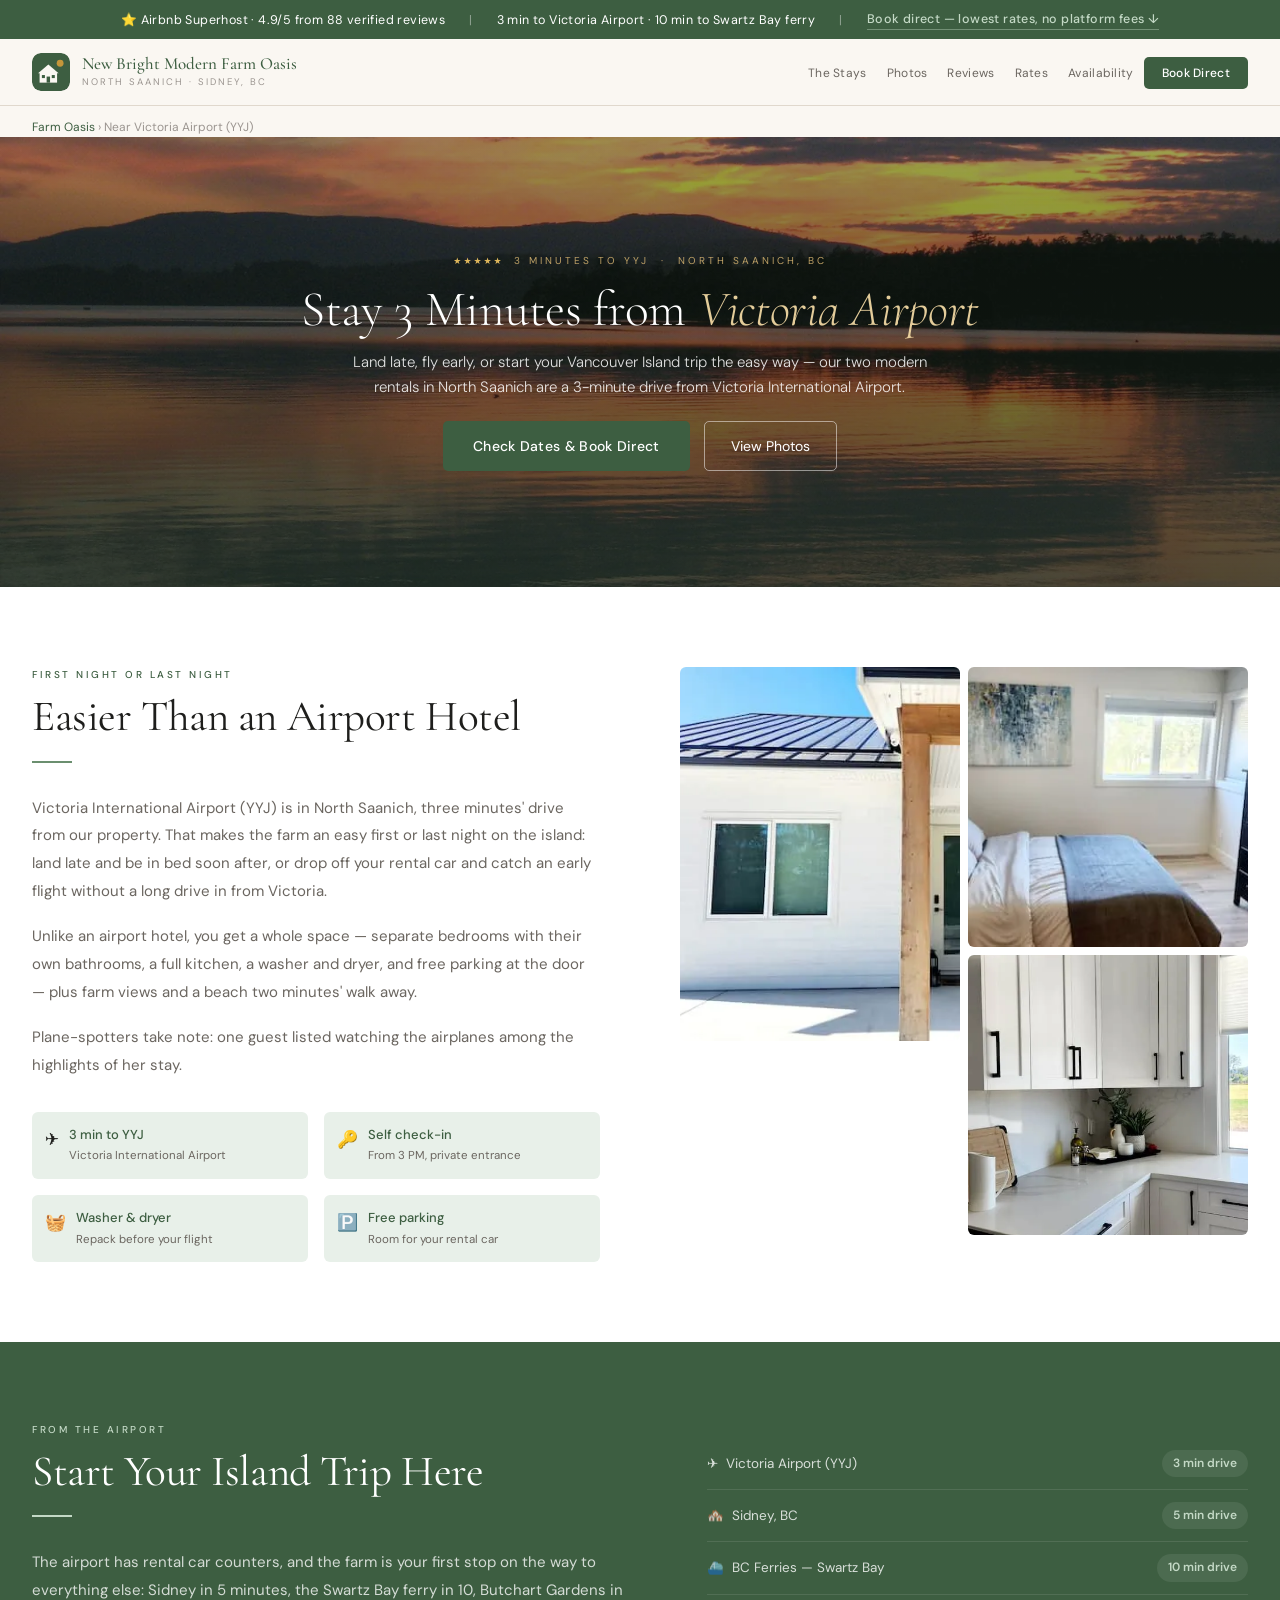
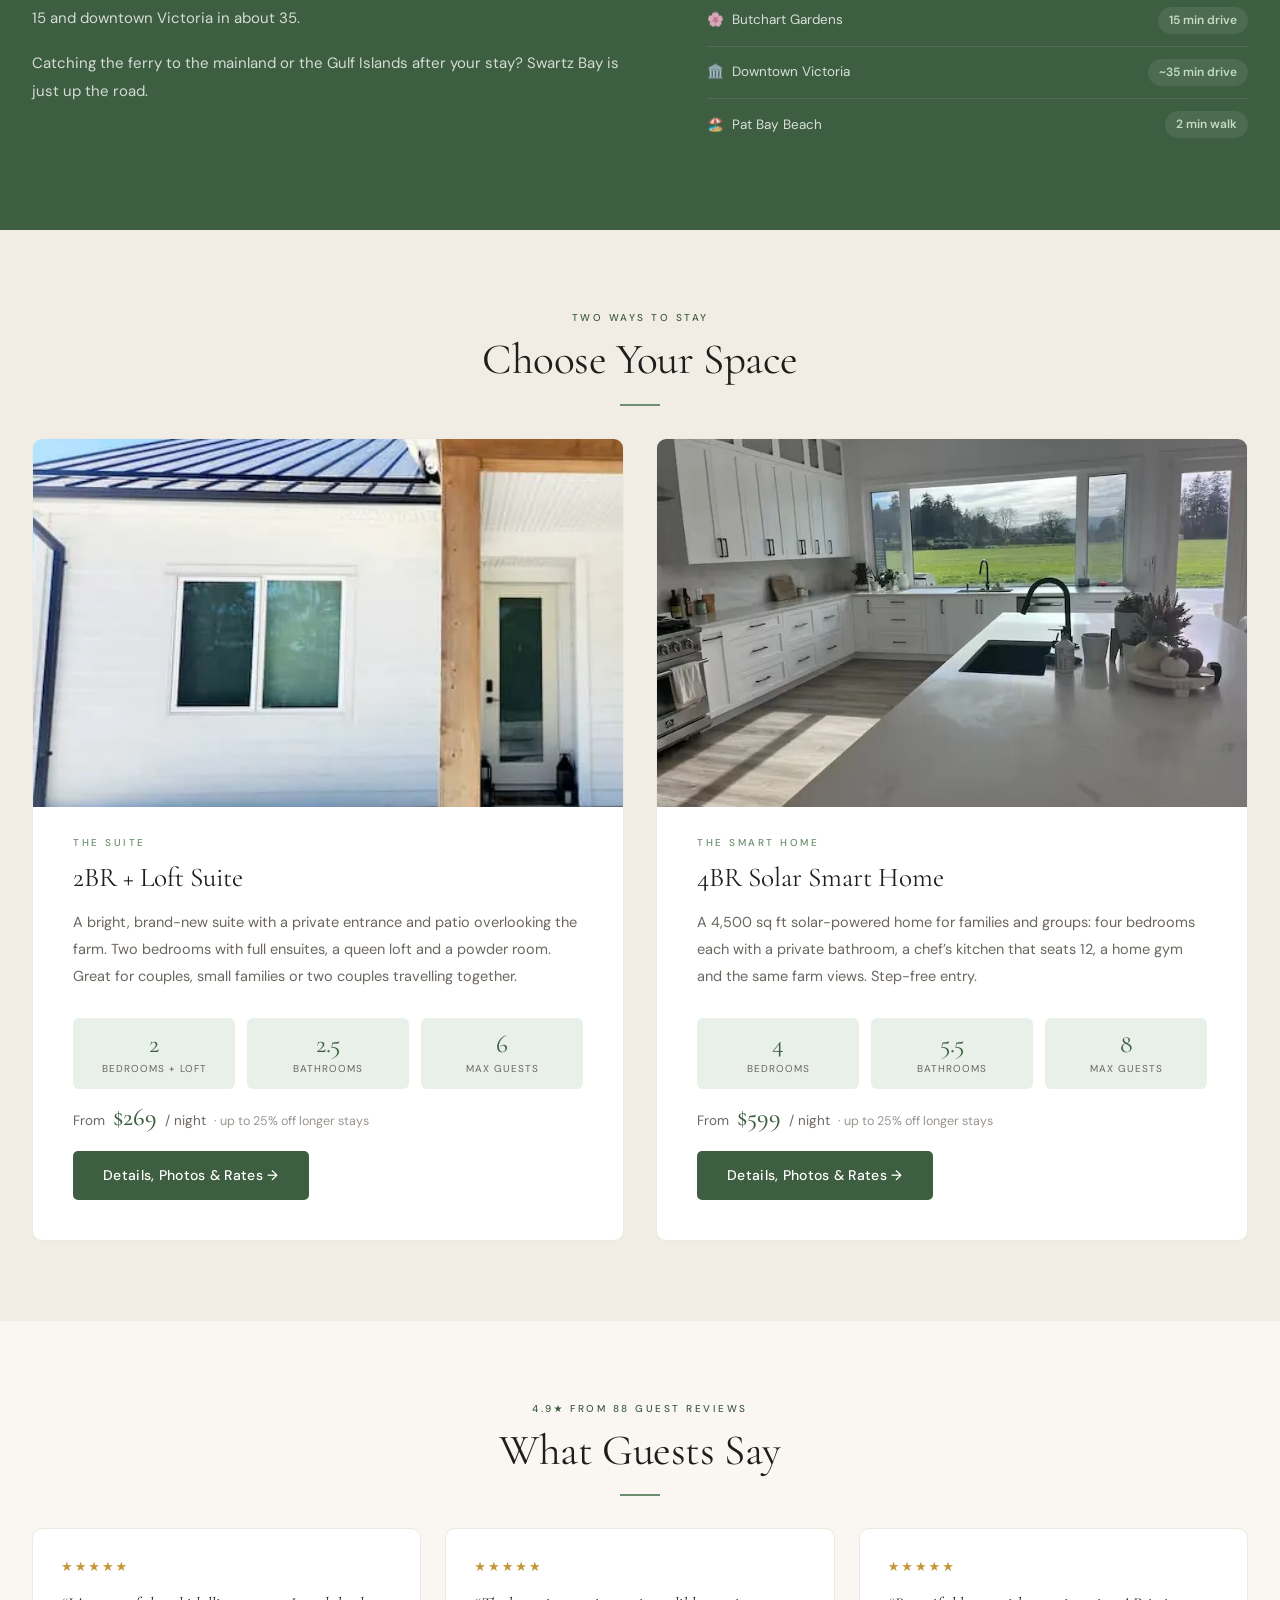
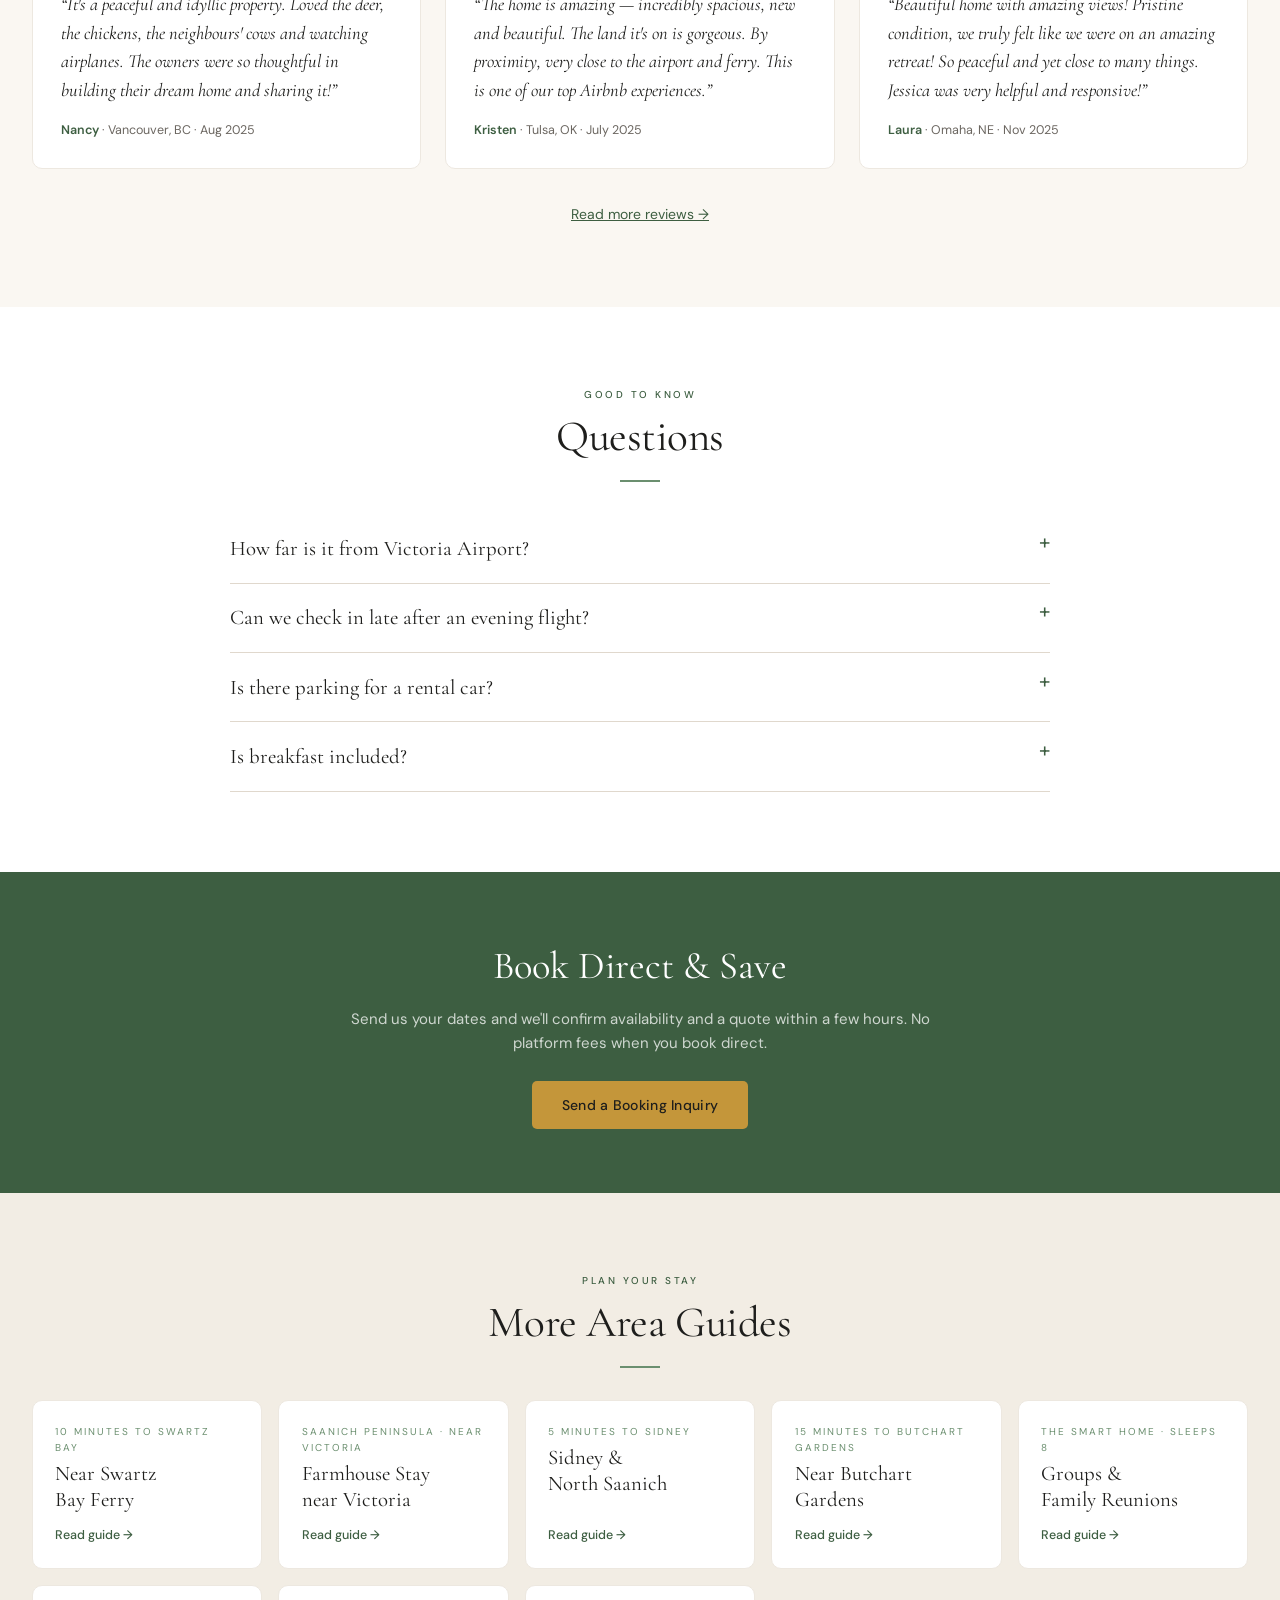
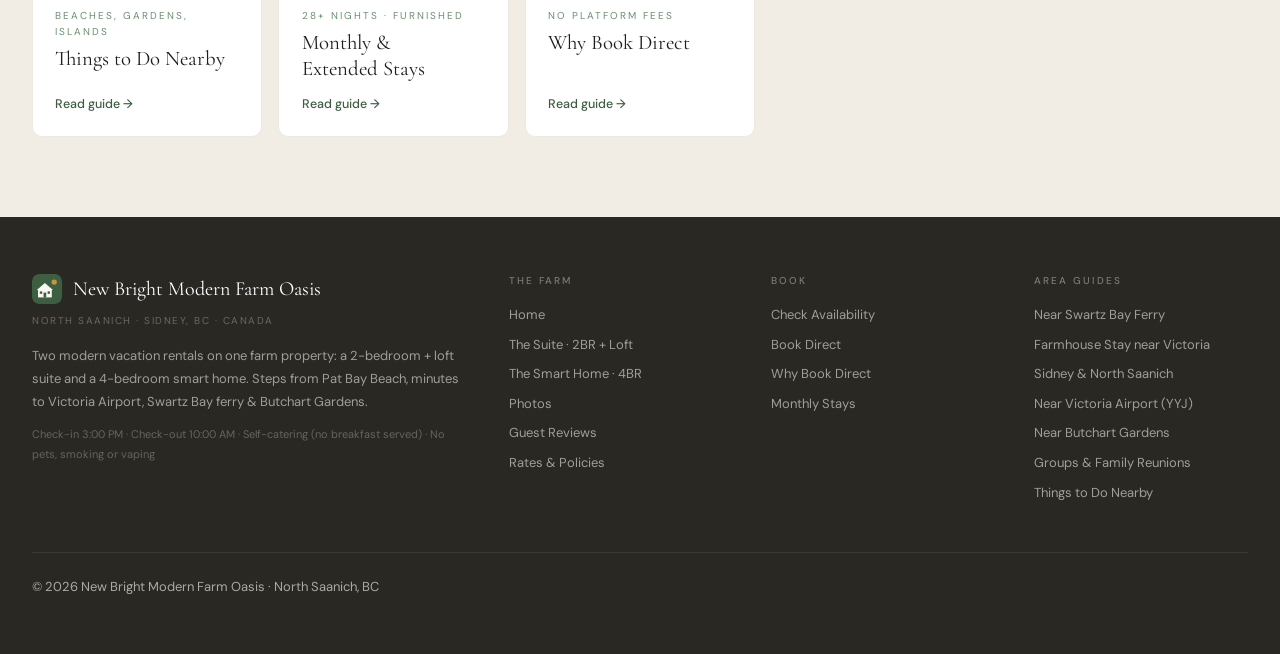
<file: victoria-airport-accommodation/index.html>
<!DOCTYPE html>
<html lang="en">
<head>
<meta charset="UTF-8">
<meta name="viewport" content="width=device-width, initial-scale=1.0">
<title>Accommodation near Victoria Airport (YYJ) — 3 Minutes Away</title>
<meta name="description" content="Stay 3 minutes from Victoria International Airport (YYJ). Modern farm suite or 4BR home with full kitchens, free parking and self check-in, steps to Pat Bay Beach.">
<meta name="robots" content="index, follow">
<link rel="canonical" href="https://victoriabnb.ca/victoria-airport-accommodation/">
<meta property="og:type" content="website">
<meta property="og:site_name" content="New Bright Modern Farm Oasis">
<meta property="og:locale" content="en_CA">
<meta property="og:title" content="Accommodation near Victoria Airport (YYJ) — 3 Minutes Away">
<meta property="og:description" content="Stay 3 minutes from Victoria International Airport (YYJ). Modern farm suite or 4BR home with full kitchens, free parking and self check-in, steps to Pat Bay Beach.">
<meta property="og:image" content="https://victoriabnb.ca/img/og/suite-exterior-farm-views.jpg">
<meta property="og:url" content="https://victoriabnb.ca/victoria-airport-accommodation/">
<meta name="twitter:card" content="summary_large_image">
<meta name="twitter:title" content="Accommodation near Victoria Airport (YYJ) — 3 Minutes Away">
<meta name="twitter:description" content="Stay 3 minutes from Victoria International Airport (YYJ). Modern farm suite or 4BR home with full kitchens, free parking and self check-in, steps to Pat Bay Beach.">
<meta name="twitter:image" content="https://victoriabnb.ca/img/og/suite-exterior-farm-views.jpg">
<link rel="icon" href="/favicon.ico" sizes="32x32">
<link rel="icon" href="/favicon.svg" type="image/svg+xml">
<link rel="apple-touch-icon" href="/apple-touch-icon.png">
<link rel="manifest" href="/site.webmanifest">
<meta name="theme-color" content="#3D5E41">
<script type="application/ld+json">
{
  "@context": "https://schema.org",
  "@graph": [
    {
      "@type": "WebPage",
      "@id": "https://victoriabnb.ca/victoria-airport-accommodation/",
      "url": "https://victoriabnb.ca/victoria-airport-accommodation/",
      "name": "Accommodation near Victoria Airport (YYJ) — 3 Minutes Away",
      "description": "Stay 3 minutes from Victoria International Airport (YYJ). Modern farm suite or 4BR home with full kitchens, free parking and self check-in, steps to Pat Bay Beach.",
      "isPartOf": {
        "@id": "https://victoriabnb.ca/#website"
      },
      "about": [
        {
          "@id": "https://victoriabnb.ca/#suite"
        },
        {
          "@id": "https://victoriabnb.ca/#smarthome"
        }
      ],
      "primaryImageOfPage": "https://victoriabnb.ca/img/suite-exterior-farm-views.webp",
      "breadcrumb": {
        "@id": "https://victoriabnb.ca/victoria-airport-accommodation/#breadcrumb"
      }
    },
    {
      "@type": "BreadcrumbList",
      "@id": "https://victoriabnb.ca/victoria-airport-accommodation/#breadcrumb",
      "itemListElement": [
        {
          "@type": "ListItem",
          "position": 1,
          "name": "Farm Oasis",
          "item": "https://victoriabnb.ca/"
        },
        {
          "@type": "ListItem",
          "position": 2,
          "name": "Near Victoria Airport (YYJ)",
          "item": "https://victoriabnb.ca/victoria-airport-accommodation/"
        }
      ]
    },
    {
      "@type": "FAQPage",
      "@id": "https://victoriabnb.ca/victoria-airport-accommodation/#faq",
      "mainEntity": [
        {
          "@type": "Question",
          "name": "How far is it from Victoria Airport?",
          "acceptedAnswer": {
            "@type": "Answer",
            "text": "About a 3-minute drive."
          }
        },
        {
          "@type": "Question",
          "name": "Can we check in late after an evening flight?",
          "acceptedAnswer": {
            "@type": "Answer",
            "text": "Yes. Check-in is from 3 PM with self check-in and a private entrance — just tell us your flight time in your inquiry."
          }
        },
        {
          "@type": "Question",
          "name": "Is there parking for a rental car?",
          "acceptedAnswer": {
            "@type": "Answer",
            "text": "Yes, free parking on the premises."
          }
        },
        {
          "@type": "Question",
          "name": "Is breakfast included?",
          "acceptedAnswer": {
            "@type": "Answer",
            "text": "No — we're a self-catering stay rather than a traditional B&B. Both rentals have a full kitchen with cooking basics, coffee and a coffee maker, and Sidney's grocery stores and cafés are about 5 minutes away."
          }
        }
      ]
    }
  ]
}
</script>
<link rel="preconnect" href="https://fonts.googleapis.com">
<link rel="preconnect" href="https://fonts.gstatic.com" crossorigin>
<link href="https://fonts.googleapis.com/css2?family=Cormorant+Garamond:ital,wght@0,300;0,400;0,500;0,600;1,300;1,400&family=DM+Sans:ital,wght@0,300;0,400;0,500;0,600;1,400&display=swap" rel="stylesheet">
<link rel="stylesheet" href="/assets/site.css">
<link rel="stylesheet" href="/assets/guides.css">
<link rel="stylesheet" href="/assets/ui.css">
<script src="/assets/site-config.js"></script>
<script src="/assets/pricing.js"></script>
<script src="/assets/site.js" defer></script>
</head>
<body>

<div class="announce-bar">
  <span>⭐ Airbnb Superhost · 4.9/5 from 88 verified reviews</span>
  <span class="announce-sep">|</span>
  <span>3 min to Victoria Airport · 10 min to Swartz Bay ferry</span>
  <span class="announce-sep">|</span>
  <a href="/#booking">Book direct — lowest rates, no platform fees ↓</a>
</div>

<nav id="mainNav">
  <div class="nav-inner">
    <a class="nav-logo" href="/" aria-label="New Bright Modern Farm Oasis — home">
      <svg class="nav-mark" viewBox="0 0 100 100" aria-hidden="true" focusable="false"><rect width="100" height="100" rx="22" fill="#3D5E41"/><circle cx="74" cy="27" r="9" fill="#C4963A"/><polygon points="16,53 43,30 70,53" fill="#FAF7F2"/><rect x="20" y="52" width="46" height="26" fill="#FAF7F2"/><rect x="38.5" y="62" width="9" height="16" fill="#3D5E41"/><rect x="26" y="58" width="8" height="8" fill="#3D5E41"/><rect x="52" y="58" width="8" height="8" fill="#3D5E41"/></svg>
      <span class="nav-logo-text"><span class="nav-logo-name">New Bright Modern Farm Oasis</span><span class="nav-logo-sub">North Saanich · Sidney, BC</span></span>
    </a>
    <ul class="nav-links">
      <li><a href="/#stays">The Stays</a></li>
      <li><a href="/#gallery-suite">Photos</a></li>
      <li><a href="/#reviews">Reviews</a></li>
      <li><a href="/#pricing">Rates</a></li>
      <li><a href="/#availability">Availability</a></li>
      <li><a href="/#booking" class="nav-cta">Book Direct</a></li>
    </ul>
    <button class="hamburger" id="menuBtn" aria-label="Open menu"><span></span><span></span><span></span></button>
  </div>
</nav>
<div class="mobile-menu" id="mobileMenu">
  <button class="mobile-close" id="menuClose" aria-label="Close menu">×</button>
  <a href="/">Home</a>
  <a href="/#stays">The Stays</a>
  <a href="/#gallery-suite">Photos</a>
  <a href="/#pricing">Rates</a>
  <a href="/#availability">Availability</a>
    <a href="/the-suite/">The Suite</a><a href="/the-smart-home/">The Smart Home</a><a href="/swartz-bay-ferry-stay/">Near Swartz Bay Ferry</a><a href="/farmhouse-stay-victoria-bc/">Farmhouse Stay near Victoria</a><a href="/sidney-north-saanich-vacation-rental/">Sidney & North Saanich</a><a href="/victoria-airport-accommodation/">Near Victoria Airport (YYJ)</a><a href="/butchart-gardens-accommodation/">Near Butchart Gardens</a><a href="/group-vacation-rental-victoria/">Groups & Family Reunions</a><a href="/things-to-do-sidney-north-saanich/">Things to Do Nearby</a><a href="/monthly-stays-sidney-north-saanich/">Monthly &amp; Extended Stays</a><a href="/book-direct/">Why Book Direct</a>
  <a href="/#booking" style="color:var(--sage-dark);font-weight:600">Book Direct ↓</a>
</div>

<div class="crumbs"><a href="/">Farm Oasis</a> &rsaquo; Near Victoria Airport (YYJ)</div>

<div class="hero hero-photo hero-short">
  <picture class="hero-bg"><source media="(max-width:700px)" srcset="/img/pat-bay-beach-sunset-800.webp"><img src="/img/pat-bay-beach-sunset.webp" width="1600" height="1200" alt="" fetchpriority="high" decoding="async"></picture>
  <div class="hero-content">
    <div class="hero-eyebrow"><span class="hero-eyebrow-star">★★★★★</span> 3 minutes to YYJ &nbsp;·&nbsp; North Saanich, BC</div>
    <h1>Stay 3 Minutes from <em>Victoria Airport</em></h1>
    <p class="hero-sub">Land late, fly early, or start your Vancouver Island trip the easy way — our two modern rentals in North Saanich are a 3-minute drive from Victoria International Airport.</p>
    <div class="hero-btns">
      <a href="/#booking" class="btn-primary">Check Dates &amp; Book Direct</a>
      <a href="/#gallery-suite" class="btn-outline">View Photos</a>
    </div>
  </div>
</div>

<section class="about-section">
  <div class="wrap">
    <div class="about-grid">
      <div>
        <div class="eyebrow">First night or last night</div>
        <h2 class="section-title">Easier Than an Airport Hotel</h2>
        <div class="rule"></div>
        <div class="about-body"><p>Victoria International Airport (YYJ) is in North Saanich, three minutes' drive from our property. That makes the farm an easy first or last night on the island: land late and be in bed soon after, or drop off your rental car and catch an early flight without a long drive in from Victoria.</p><p>Unlike an airport hotel, you get a whole space — separate bedrooms with their own bathrooms, a full kitchen, a washer and dryer, and free parking at the door — plus farm views and a beach two minutes' walk away.</p><p>Plane-spotters take note: one guest listed watching the airplanes among the highlights of her stay.</p></div>
        <div class="about-highlights"><div class="about-hl"><span class="hl-icon">✈️</span><div><div class="hl-title">3 min to YYJ</div><div class="hl-sub">Victoria International Airport</div></div></div><div class="about-hl"><span class="hl-icon">🔑</span><div><div class="hl-title">Self check-in</div><div class="hl-sub">From 3 PM, private entrance</div></div></div><div class="about-hl"><span class="hl-icon">🧺</span><div><div class="hl-title">Washer &amp; dryer</div><div class="hl-sub">Repack before your flight</div></div></div><div class="about-hl"><span class="hl-icon">🅿️</span><div><div class="hl-title">Free parking</div><div class="hl-sub">Room for your rental car</div></div></div></div>
      </div>
      <div class="mosaic"><img src="/img/suite-exterior-farm-views.webp" class="tall" alt="Suite exterior with farm views, 3 minutes from Victoria Airport" loading="lazy"><img src="/img/suite-bedroom-2.webp" class="sq" alt="Second bedroom with ensuite in the suite" loading="lazy"><img src="/img/suite-dining-area.webp" class="sq" alt="Dining area in the suite" loading="lazy"></div>
    </div>
  </div>
</section>

<section class="location-section">
  <div class="loc-grid">
    <div>
      <div class="eyebrow">From the airport</div>
      <h2 class="section-title">Start Your Island Trip Here</h2>
      <div class="rule"></div>
      <div class="loc-body"><p>The airport has rental car counters, and the farm is your first stop on the way to everything else: Sidney in 5 minutes, the Swartz Bay ferry in 10, Butchart Gardens in 15 and downtown Victoria in about 35.</p><p>Catching the ferry to the mainland or the Gulf Islands after your stay? Swartz Bay is just up the road.</p></div>
    </div>
    <div><ul class="dist-list"><li class="dist-item"><a href="https://www.victoriaairport.com/" target="_blank" rel="noopener">✈️ &nbsp;Victoria Airport (YYJ)</a><span class="dist-time">3 min drive</span></li><li class="dist-item"><a href="https://www.sidney.ca/" target="_blank" rel="noopener">🏘️ &nbsp;Sidney, BC</a><span class="dist-time">5 min drive</span></li><li class="dist-item"><a href="https://www.bcferries.com/" target="_blank" rel="noopener">⛴️ &nbsp;BC Ferries — Swartz Bay</a><span class="dist-time">10 min drive</span></li><li class="dist-item"><a href="https://www.butchartgardens.com/" target="_blank" rel="noopener">🌸 &nbsp;Butchart Gardens</a><span class="dist-time">15 min drive</span></li><li class="dist-item"><a href="https://www.tourismvictoria.com/" target="_blank" rel="noopener">🏛️ &nbsp;Downtown Victoria</a><span class="dist-time">~35 min drive</span></li><li class="dist-item"><a href="https://www.google.com/maps/search/?api=1&amp;query=Patricia+Bay+Beach+North+Saanich+BC" target="_blank" rel="noopener">🏖️ &nbsp;Pat Bay Beach</a><span class="dist-time">2 min walk</span></li></ul></div>
  </div>
</section>

<section class="stays-section">
  <div class="wrap">
    <div class="eyebrow" style="text-align:center">Two ways to stay</div>
    <h2 class="section-title" style="text-align:center">Choose Your Space</h2>
    <div class="rule" style="margin-left:auto;margin-right:auto"></div>
    <div class="stays-grid">
      <div class="stay-card" data-prop="suite">
        <div class="stay-ribbon">Not taking bookings right now</div>
        <div class="stay-card-img"><img src="/img/suite-exterior-farm-views.webp" alt="2-bedroom + loft suite with farm views in North Saanich" loading="lazy"></div>
        <div class="stay-card-eyebrow">The Suite</div>
        <h3 class="stay-card-title">2BR + Loft Suite</h3>
        <p class="stay-card-desc">A bright, brand-new suite with a private entrance and patio overlooking the farm. Two bedrooms with full ensuites, a queen loft and a powder room. Great for couples, small families or two couples travelling together.</p>
        <div class="stay-stats">
          <div class="stay-stat"><span class="stay-stat-num">2</span><span class="stay-stat-label">Bedrooms + Loft</span></div>
          <div class="stay-stat"><span class="stay-stat-num">2.5</span><span class="stay-stat-label">Bathrooms</span></div>
          <div class="stay-stat"><span class="stay-stat-num">6</span><span class="stay-stat-label">Max Guests</span></div>
        </div>
        <div class="stay-from">From <strong data-from-price="suite"></strong> <span>/ night</span> <span class="stay-from-note">· up to <span data-max-discount="suite"></span> off longer stays</span></div>
        <p class="prop-note" hidden></p>
        <a href="/the-suite/" class="btn-primary stay-link">Details, Photos &amp; Rates &rarr;</a>
      </div>
      <div class="stay-card" data-prop="smarthome">
        <div class="stay-ribbon">Not taking bookings right now</div>
        <div class="stay-card-img"><img src="/img/smart-home-chefs-kitchen-island.webp" alt="4-bedroom solar-powered smart home chef's kitchen" loading="lazy"></div>
        <div class="stay-card-eyebrow">The Smart Home</div>
        <h3 class="stay-card-title">4BR Solar Smart Home</h3>
        <p class="stay-card-desc">A 4,500&nbsp;sq&nbsp;ft solar-powered home for families and groups: four bedrooms each with a private bathroom, a chef&rsquo;s kitchen that seats 12, a home gym and the same farm views. Step-free entry.</p>
        <div class="stay-stats">
          <div class="stay-stat"><span class="stay-stat-num">4</span><span class="stay-stat-label">Bedrooms</span></div>
          <div class="stay-stat"><span class="stay-stat-num">5.5</span><span class="stay-stat-label">Bathrooms</span></div>
          <div class="stay-stat"><span class="stay-stat-num">8</span><span class="stay-stat-label">Max Guests</span></div>
        </div>
        <div class="stay-from">From <strong data-from-price="smarthome"></strong> <span>/ night</span> <span class="stay-from-note">· up to <span data-max-discount="smarthome"></span> off longer stays</span></div>
        <p class="prop-note" hidden></p>
        <a href="/the-smart-home/" class="btn-primary stay-link">Details, Photos &amp; Rates &rarr;</a>
      </div>
    </div>
  </div>
</section>

<section class="reviews-section">
  <div class="wrap">
    <div class="eyebrow" style="text-align:center">4.9★ from 88 guest reviews</div>
    <h2 class="section-title" style="text-align:center">What Guests Say</h2>
    <div class="rule" style="margin-left:auto;margin-right:auto"></div>
  </div>
  <div class="quotes-grid"><div class="quote-card"><div class="quote-stars">★★★★★</div><p class="quote-text">&ldquo;It&#x27;s a peaceful and idyllic property. Loved the deer, the chickens, the neighbours&#x27; cows and watching airplanes. The owners were so thoughtful in building their dream home and sharing it!&rdquo;</p><div class="quote-who"><strong>Nancy</strong> · Vancouver, BC · Aug 2025</div></div><div class="quote-card"><div class="quote-stars">★★★★★</div><p class="quote-text">&ldquo;The home is amazing — incredibly spacious, new and beautiful. The land it&#x27;s on is gorgeous. By proximity, very close to the airport and ferry. This is one of our top Airbnb experiences.&rdquo;</p><div class="quote-who"><strong>Kristen</strong> · Tulsa, OK · July 2025</div></div><div class="quote-card"><div class="quote-stars">★★★★★</div><p class="quote-text">&ldquo;Beautiful home with amazing views! Pristine condition, we truly felt like we were on an amazing retreat! So peaceful and yet close to many things. Jessica was very helpful and responsive!&rdquo;</p><div class="quote-who"><strong>Laura</strong> · Omaha, NE · Nov 2025</div></div></div>
  <p style="text-align:center;margin-top:2rem"><a href="/#reviews" style="color:var(--sage-dark);font-size:14px">Read more reviews &rarr;</a></p>
</section>

<section class="faq-section">
  <div class="wrap">
    <div class="eyebrow" style="text-align:center">Good to know</div>
    <h2 class="section-title" style="text-align:center">Questions</h2>
    <div class="rule" style="margin-left:auto;margin-right:auto"></div>
    <div class="faq-list"><details><summary>How far is it from Victoria Airport?</summary><p>About a 3-minute drive.</p></details><details><summary>Can we check in late after an evening flight?</summary><p>Yes. Check-in is from 3 PM with self check-in and a private entrance — just tell us your flight time in your inquiry.</p></details><details><summary>Is there parking for a rental car?</summary><p>Yes, free parking on the premises.</p></details><details><summary>Is breakfast included?</summary><p>No — we're a self-catering stay rather than a traditional B&amp;B. Both rentals have a full kitchen with cooking basics, coffee and a coffee maker, and Sidney's grocery stores and cafés are about 5 minutes away.</p></details></div>
  </div>
</section>

<div class="cta-band">
  <h2>Book Direct &amp; Save</h2>
  <p>Send us your dates and we'll confirm availability and a quote within a few hours. No platform fees when you book direct.</p>
  <a href="/#booking" class="btn-primary">Send a Booking Inquiry</a>
</div>

<section class="guides-section">
  <div class="wrap">
    <div class="eyebrow" style="text-align:center">Plan your stay</div>
    <h2 class="section-title" style="text-align:center">More Area Guides</h2>
    <div class="rule" style="margin-left:auto;margin-right:auto"></div>
  </div>
  <div class="guides-grid"><a class="guide-card" href="/swartz-bay-ferry-stay/"><span class="guide-eyebrow">10 minutes to Swartz Bay</span><span class="guide-title">Near Swartz Bay Ferry</span><span class="guide-go">Read guide &rarr;</span></a><a class="guide-card" href="/farmhouse-stay-victoria-bc/"><span class="guide-eyebrow">Saanich Peninsula · near Victoria</span><span class="guide-title">Farmhouse Stay near Victoria</span><span class="guide-go">Read guide &rarr;</span></a><a class="guide-card" href="/sidney-north-saanich-vacation-rental/"><span class="guide-eyebrow">5 minutes to Sidney</span><span class="guide-title">Sidney & North Saanich</span><span class="guide-go">Read guide &rarr;</span></a><a class="guide-card" href="/butchart-gardens-accommodation/"><span class="guide-eyebrow">15 minutes to Butchart Gardens</span><span class="guide-title">Near Butchart Gardens</span><span class="guide-go">Read guide &rarr;</span></a><a class="guide-card" href="/group-vacation-rental-victoria/"><span class="guide-eyebrow">The Smart Home · sleeps 8</span><span class="guide-title">Groups & Family Reunions</span><span class="guide-go">Read guide &rarr;</span></a><a class="guide-card" href="/things-to-do-sidney-north-saanich/"><span class="guide-eyebrow">Beaches, gardens, islands</span><span class="guide-title">Things to Do Nearby</span><span class="guide-go">Read guide &rarr;</span></a><a class="guide-card" href="/monthly-stays-sidney-north-saanich/"><span class="guide-eyebrow">28+ nights · furnished</span><span class="guide-title">Monthly &amp; Extended Stays</span><span class="guide-go">Read guide &rarr;</span></a><a class="guide-card" href="/book-direct/"><span class="guide-eyebrow">No platform fees</span><span class="guide-title">Why Book Direct</span><span class="guide-go">Read guide &rarr;</span></a></div>
</section>

<footer>
  <div class="footer-grid">
    <div>
      <div class="footer-brand"><svg class="nav-mark footer-mark" viewBox="0 0 100 100" aria-hidden="true" focusable="false"><rect width="100" height="100" rx="22" fill="#3D5E41"/><circle cx="74" cy="27" r="9" fill="#C4963A"/><polygon points="16,53 43,30 70,53" fill="#FAF7F2"/><rect x="20" y="52" width="46" height="26" fill="#FAF7F2"/><rect x="38.5" y="62" width="9" height="16" fill="#3D5E41"/><rect x="26" y="58" width="8" height="8" fill="#3D5E41"/><rect x="52" y="58" width="8" height="8" fill="#3D5E41"/></svg><div class="footer-name">New Bright Modern Farm Oasis</div></div>
      <div class="footer-loc">North Saanich · Sidney, BC · Canada</div>
      <p>Two modern vacation rentals on one farm property: a 2-bedroom + loft suite and a 4-bedroom smart home. Steps from Pat Bay Beach, minutes to Victoria Airport, Swartz Bay ferry &amp; Butchart Gardens.</p>
      <p style="margin-top:0.75rem;font-size:11px;color:rgba(255,255,255,0.28)">Check-in 3:00 PM · Check-out 10:00 AM · Self-catering (no breakfast served) · No pets, smoking or vaping</p>
    </div>
    <div class="footer-col">
      <h4>The Farm</h4>
      <ul>
        <li><a href="/">Home</a></li>
        <li><a href="/the-suite/">The Suite &middot; 2BR + Loft</a></li>
        <li><a href="/the-smart-home/">The Smart Home &middot; 4BR</a></li>
        <li><a href="/#gallery-suite">Photos</a></li>
        <li><a href="/#reviews">Guest Reviews</a></li>
        <li><a href="/#pricing">Rates &amp; Policies</a></li>
      </ul>
    </div>
    <div class="footer-col">
      <h4>Book</h4>
      <ul>
        <li><a href="/#availability">Check Availability</a></li>
        <li><a href="/#booking">Book Direct</a></li>
        <li><a href="/book-direct/">Why Book Direct</a></li>
        <li><a href="/monthly-stays-sidney-north-saanich/">Monthly Stays</a></li>
      </ul>
    </div>
    <div class="footer-col">
      <h4>Area Guides</h4>
      <ul><li><a href="/swartz-bay-ferry-stay/">Near Swartz Bay Ferry</a></li><li><a href="/farmhouse-stay-victoria-bc/">Farmhouse Stay near Victoria</a></li><li><a href="/sidney-north-saanich-vacation-rental/">Sidney & North Saanich</a></li><li><a href="/victoria-airport-accommodation/">Near Victoria Airport (YYJ)</a></li><li><a href="/butchart-gardens-accommodation/">Near Butchart Gardens</a></li><li><a href="/group-vacation-rental-victoria/">Groups & Family Reunions</a></li><li><a href="/things-to-do-sidney-north-saanich/">Things to Do Nearby</a></li></ul>
    </div>
  </div>
  <div class="footer-bottom">
    <span>© <span id="footerYear">2026</span> New Bright Modern Farm Oasis · North Saanich, BC</span>
  </div>
</footer>

<script>
(function(){
  var m=document.getElementById('mobileMenu');
  document.getElementById('menuBtn').onclick=function(){m.classList.add('open')};
  document.getElementById('menuClose').onclick=function(){m.classList.remove('open')};
  m.querySelectorAll('a').forEach(function(a){a.addEventListener('click',function(){m.classList.remove('open')})});
  var y=document.getElementById('footerYear');if(y)y.textContent=new Date().getFullYear();
})();
</script>
</body>
</html>
</file>
<file: assets/site.css>
/* ══════════════════════════════════════════
   RESET & VARIABLES
══════════════════════════════════════════ */
*{margin:0;padding:0;box-sizing:border-box}
:root{
  --cream:#FAF7F2;
  --parchment:#F2EDE4;
  --sage:#6B8F6F;
  --sage-dark:#3D5E41;
  --sage-mid:#527856;
  --sage-light:#C4D9C6;
  --sage-pale:#E8F0E9;
  --gold:#C4963A;
  --gold-light:#F7EDD8;
  --gold-pale:#FDF8EF;
  --charcoal:#1E1E1C;
  --warm-dark:#2A2822;
  --mid:#6B6660;
  --light-mid:#9B9590;
  --border:#E0D8CD;
  --border-light:#EDE8E0;
  --white:#FFFFFF;
  --serif:'Cormorant Garamond',Georgia,serif;
  --sans:'DM Sans',system-ui,sans-serif;
}
html{scroll-behavior:smooth}
body{font-family:var(--sans);background:var(--cream);color:var(--charcoal);line-height:1.6;overflow-x:hidden}
::-webkit-scrollbar{width:5px;height:5px}
::-webkit-scrollbar-track{background:var(--parchment)}
::-webkit-scrollbar-thumb{background:var(--sage-light);border-radius:3px}
img{display:block;max-width:100%}

/* ══════════════════════════════════════════
   ANNOUNCEMENT BAR (like Grok's top bar)
══════════════════════════════════════════ */
.announce-bar{
  background:var(--sage-dark);color:white;
  padding:9px 2rem;text-align:center;
  font-family:var(--sans);font-size:12.5px;letter-spacing:0.4px;
  display:flex;align-items:center;justify-content:center;gap:1.5rem;flex-wrap:wrap;
}
.announce-bar a{color:var(--sage-light);text-decoration:none;font-weight:500;border-bottom:1px solid rgba(196,217,198,0.4)}
.announce-bar a:hover{color:white}
.announce-sep{opacity:0.4}

/* ══════════════════════════════════════════
   NAV
══════════════════════════════════════════ */
#mainNav{
  position:sticky;top:0;left:0;right:0;z-index:200;
  padding:0 2rem;
  background:rgba(250,247,242,0.97);
  backdrop-filter:blur(12px);
  border-bottom:1px solid var(--border);
}
.nav-inner{
  max-width:1280px;margin:0 auto;
  display:flex;align-items:center;justify-content:space-between;height:66px;gap:1rem;
}
.nav-logo{display:flex;flex-direction:column;flex-shrink:0}
.nav-logo-name{font-family:var(--serif);font-size:17px;font-weight:500;color:var(--sage-dark);line-height:1.2}
.nav-logo-sub{font-size:9.5px;letter-spacing:2px;text-transform:uppercase;color:var(--light-mid)}
.nav-links{display:flex;align-items:center;gap:0;list-style:none}
.nav-links a{
  text-decoration:none;font-size:12px;font-weight:400;
  color:var(--mid);letter-spacing:0.3px;padding:6px 10px;border-radius:4px;
  transition:all 0.2s;white-space:nowrap;
}
.nav-links a:hover{color:var(--sage-dark);background:var(--sage-pale)}
.nav-cta{
  background:var(--sage-dark)!important;color:var(--white)!important;
  padding:8px 18px!important;border-radius:5px!important;font-weight:500!important;
}
.nav-cta:hover{background:var(--sage-mid)!important}
.nav-badge{
  display:flex;align-items:center;gap:6px;flex-shrink:0;
  background:var(--gold-light);border:1px solid #D4B058;
  border-radius:20px;padding:5px 12px;font-size:11px;font-weight:500;
  color:#7A5800;white-space:nowrap;
}
.hamburger{display:none;flex-direction:column;gap:5px;cursor:pointer;padding:8px;background:none;border:none;flex-shrink:0}
.hamburger span{width:22px;height:2px;background:var(--charcoal);border-radius:2px;transition:all 0.3s}
.mobile-menu{
  display:none;position:fixed;top:0;left:0;right:0;bottom:0;
  background:var(--cream);z-index:190;padding:5rem 2rem 2rem;
  overflow-y:auto;
}
.mobile-menu.open{display:block}
.mobile-close{
  position:absolute;top:1rem;right:1.5rem;font-size:2rem;background:none;
  border:none;cursor:pointer;color:var(--charcoal);line-height:1;
}
.mobile-menu a{
  display:block;padding:14px 0;font-size:18px;color:var(--charcoal);
  text-decoration:none;border-bottom:1px solid var(--border-light);
  font-family:var(--serif);font-weight:400;
}
.mobile-menu a:last-child{border-bottom:none}

/* ══════════════════════════════════════════
   HERO — Slim solid-sage banner
══════════════════════════════════════════ */
.hero{
  background:var(--sage-dark);
  min-height:260px;padding:2.75rem 2rem;
  display:flex;align-items:center;justify-content:center;text-align:center;
}
.hero-content{
  max-width:760px;
  display:flex;flex-direction:column;align-items:center;gap:0.85rem;
}
.hero-eyebrow{
  display:inline-flex;align-items:center;gap:10px;flex-wrap:wrap;justify-content:center;
  color:rgba(205,172,108,0.92);font-size:10px;letter-spacing:3px;text-transform:uppercase;
  font-family:var(--sans);font-weight:400;
}
.hero-eyebrow-star{color:#E0B85C;letter-spacing:2px;font-size:9px}
.hero h1{
  font-family:var(--serif);font-size:clamp(2rem,4.5vw,3.1rem);
  color:white;font-weight:300;line-height:1.08;letter-spacing:-0.3px;margin:0;
}
.hero h1 em{font-style:italic;color:rgba(240,215,162,0.95)}
.hero-sub{
  font-size:14px;color:rgba(255,255,255,0.74);line-height:1.7;
  max-width:620px;font-weight:300;margin:0;
}
.hero-btns{display:flex;gap:0.9rem;flex-wrap:wrap;justify-content:center;margin-top:0.4rem}

/* ── Buttons (shared) ── */
.btn-primary{
  background:var(--sage-dark);color:white;
  padding:13px 30px;border-radius:5px;text-decoration:none;
  font-size:14px;font-weight:500;letter-spacing:0.3px;
  border:none;cursor:pointer;transition:all 0.2s;
  display:inline-flex;align-items:center;gap:8px;
}
.btn-primary:hover{background:var(--sage-mid);transform:translateY(-1px)}
.btn-outline{
  background:transparent;color:white;
  padding:13px 26px;border-radius:5px;text-decoration:none;
  font-size:14px;font-weight:400;
  border:1px solid rgba(255,255,255,0.5);cursor:pointer;transition:all 0.2s;
}
.btn-outline:hover{background:rgba(255,255,255,0.12);border-color:rgba(255,255,255,0.9)}

/* ══════════════════════════════════════════
   STATS BAR
══════════════════════════════════════════ */
.stats-bar{background:var(--white);border-bottom:1px solid var(--border)}
.stats-bar-inner{
  max-width:1280px;margin:0 auto;padding:0.85rem 2rem;
  display:flex;gap:2rem;flex-wrap:wrap;align-items:center;justify-content:center;
}
.stat{display:flex;align-items:center;gap:7px;font-size:12.5px;color:var(--mid)}
.stat strong{color:var(--charcoal);font-weight:600}
.stat-sep{width:1px;height:14px;background:var(--border);flex-shrink:0}

/* ══════════════════════════════════════════
   SUPERHOST BANNER
══════════════════════════════════════════ */
.sh-banner{
  background:linear-gradient(135deg,#FDF3DC,#FAE9B8);
  border-bottom:1px solid #E0C87A;padding:12px 2rem;
}
.sh-inner{
  max-width:1280px;margin:0 auto;
  display:flex;align-items:center;justify-content:center;gap:2rem;flex-wrap:wrap;
}
.sh-pill{display:flex;align-items:center;gap:9px;font-size:12.5px;color:#6B4C00;font-weight:500}
.sh-icon{
  width:30px;height:30px;border-radius:50%;background:var(--gold);
  display:flex;align-items:center;justify-content:center;color:white;font-size:13px;flex-shrink:0;
}
.sh-div{width:1px;height:18px;background:#C4A830;opacity:0.5}

/* ══════════════════════════════════════════
   SECTIONS
══════════════════════════════════════════ */
section{padding:5rem 2rem}
.wrap{max-width:1280px;margin:0 auto}
.eyebrow{font-size:10px;letter-spacing:2.5px;text-transform:uppercase;color:var(--sage-dark);margin-bottom:0.5rem;font-weight:500}
.section-title{font-family:var(--serif);font-size:clamp(1.9rem,3.5vw,2.7rem);font-weight:400;color:var(--charcoal);line-height:1.2;margin-bottom:0.5rem}
.rule{width:40px;height:2px;background:var(--sage);margin:1.1rem 0 2rem}

/* ══════════════════════════════════════════
   ABOUT
══════════════════════════════════════════ */
.about-section{background:var(--white)}
.about-grid{display:grid;grid-template-columns:1fr 1fr;gap:5rem;align-items:start}
.about-body p{font-size:15px;color:var(--mid);line-height:1.85;margin-bottom:1.1rem}
.about-highlights{display:grid;grid-template-columns:1fr 1fr;gap:1rem;margin-top:2rem}
.about-hl{
  display:flex;align-items:flex-start;gap:10px;
  background:var(--sage-pale);border-radius:6px;padding:13px;
}
.hl-icon{font-size:17px;flex-shrink:0;margin-top:1px}
.hl-title{font-size:13px;font-weight:500;color:var(--sage-dark)}
.hl-sub{font-size:11.5px;color:var(--mid);margin-top:2px}
.mosaic{display:grid;grid-template-columns:1fr 1fr;gap:8px;position:sticky;top:80px}
.mosaic img{width:100%;object-fit:cover;border-radius:6px}
.mosaic img.tall{aspect-ratio:3/4;grid-row:span 2}
.mosaic img.sq{aspect-ratio:1/1}

/* ══════════════════════════════════════════
   TWO WAYS TO STAY
══════════════════════════════════════════ */
.stays-section{background:var(--parchment)}
.stays-intro{font-size:15px;color:var(--mid);max-width:760px;margin:0 auto 3rem;text-align:center;line-height:1.85}
.stays-grid{display:grid;grid-template-columns:1fr 1fr;gap:2rem}
.stay-card{
  background:var(--white);border-radius:10px;padding:2.5rem;overflow:hidden;
  border:1px solid var(--border-light);display:flex;flex-direction:column;
}
.stay-card-img{margin:-2.5rem -2.5rem 1.75rem;aspect-ratio:16/10;overflow:hidden}
.stay-card-img img{width:100%;height:100%;object-fit:cover;display:block}
.stay-card-eyebrow{font-size:10px;letter-spacing:2.5px;text-transform:uppercase;color:var(--sage);font-weight:500;margin-bottom:0.6rem}
.stay-card-title{font-family:var(--serif);font-size:1.7rem;font-weight:400;color:var(--charcoal);line-height:1.25;margin-bottom:0.9rem}
.stay-card-desc{font-size:14.5px;color:var(--mid);line-height:1.85;margin-bottom:1.75rem}
.stay-stats{display:flex;gap:0.75rem;margin-top:auto;margin-bottom:1.75rem}
.stay-stat{flex:1;background:var(--sage-pale);border-radius:6px;padding:12px 8px;text-align:center}
.stay-stat-num{display:block;font-family:var(--serif);font-size:1.6rem;color:var(--sage-dark);line-height:1.1}
.stay-stat-label{display:block;font-size:10px;color:var(--mid);text-transform:uppercase;letter-spacing:1px;margin-top:3px}
.stay-link{align-self:flex-start}

/* ══════════════════════════════════════════
   LOCATION TILES
══════════════════════════════════════════ */
.tiles-section{background:var(--sage-dark);padding:3.5rem 2rem}
.tiles-grid{
  max-width:1280px;margin:0 auto;
  display:grid;grid-template-columns:repeat(6,1fr);gap:1px;
  background:rgba(255,255,255,0.1);border-radius:8px;overflow:hidden;
}
.tile{background:var(--sage-dark);padding:1.75rem 1rem;text-align:center;transition:background 0.2s}
.tile:hover{background:var(--sage-mid)}
.tile a{text-decoration:none;color:inherit;display:block}
.tile-icon{font-size:1.8rem;margin-bottom:0.6rem;display:block}
.tile-title{font-family:var(--serif);font-size:1rem;font-weight:400;color:white;margin-bottom:0.2rem}
.tile-sub{font-size:11px;color:rgba(255,255,255,0.6)}
.tile a:hover .tile-title{color:var(--gold-light)}

/* ══════════════════════════════════════════
   GALLERY
══════════════════════════════════════════ */
.gallery-section{background:var(--parchment);padding:5rem 2rem}
.gtabs{display:flex;gap:8px;flex-wrap:wrap;margin-bottom:1.75rem}
.gtab{
  font-size:12px;padding:7px 16px;border-radius:20px;
  border:1px solid var(--border);background:var(--white);
  cursor:pointer;color:var(--mid);transition:all 0.2s;
}
.gtab:hover{border-color:var(--sage);color:var(--sage-dark)}
.gtab.active{background:var(--sage-dark);color:white;border-color:var(--sage-dark)}
.gallery-grid{display:grid;grid-template-columns:repeat(auto-fill,minmax(240px,1fr));gap:9px}
.gallery-block{scroll-margin-top:80px}
.gallery-block + .gallery-block{margin-top:3.25rem;padding-top:3.25rem;border-top:1px solid var(--border)}
.gitem{overflow:hidden;border-radius:6px;cursor:pointer;aspect-ratio:4/3;position:relative}
.gitem img{width:100%;height:100%;object-fit:cover;transition:transform 0.5s ease}
.gitem:hover img{transform:scale(1.06)}
.gitem-overlay{position:absolute;inset:0;background:rgba(0,0,0,0);display:flex;align-items:center;justify-content:center;transition:background 0.3s}
.gitem:hover .gitem-overlay{background:rgba(0,0,0,0.22)}
.gitem-zoom{width:38px;height:38px;border-radius:50%;background:white;display:flex;align-items:center;justify-content:center;opacity:0;transform:scale(0.7);transition:all 0.3s;font-size:15px}
.gitem:hover .gitem-zoom{opacity:1;transform:scale(1)}

/* ══════════════════════════════════════════
   AMENITIES
══════════════════════════════════════════ */
.amenities-section{background:var(--white)}
.amenities-grid{display:grid;grid-template-columns:repeat(auto-fill,minmax(220px,1fr));gap:7px;margin-top:2rem}
.amenity{
  display:flex;align-items:center;gap:9px;
  padding:10px 13px;border-radius:5px;
  border:1px solid var(--border-light);background:var(--cream);
  font-size:13px;color:var(--charcoal);
}
.am-check{color:var(--sage-dark);font-weight:600;font-size:13px;flex-shrink:0}
.amenity.safety{background:var(--sage-pale);border-color:var(--sage-light)}

/* ══════════════════════════════════════════
   LOCATION SECTION
══════════════════════════════════════════ */
.location-section{background:var(--sage-dark);padding:5rem 2rem}
.loc-grid{max-width:1280px;margin:0 auto;display:grid;grid-template-columns:1.1fr 1fr;gap:5rem;align-items:start}
.location-section .eyebrow{color:var(--sage-light)}
.location-section .section-title{color:white}
.location-section .rule{background:var(--sage-light)}
.loc-body p{color:rgba(255,255,255,0.78);font-size:15px;line-height:1.85;margin-bottom:1.1rem}
/* ── location body links: white, no browser-blue ── */
.loc-body a{color:rgba(255,255,255,0.92);text-decoration:none;border-bottom:1px solid rgba(255,255,255,0.3);transition:color 0.2s,border-color 0.2s}
.loc-body a:hover{color:var(--gold-light);border-color:var(--gold-light)}
.dist-list{list-style:none;margin-top:1rem}
.dist-item{display:flex;justify-content:space-between;align-items:center;padding:12px 0;border-bottom:1px solid rgba(255,255,255,0.1);font-size:13.5px}
.dist-item:last-child{border-bottom:none}
.dist-item a{color:rgba(255,255,255,0.8);text-decoration:none;transition:color 0.2s}
.dist-item a:hover{color:var(--gold-light)}
.dist-time{color:var(--sage-light);font-weight:600;font-size:12px;background:rgba(255,255,255,0.08);padding:4px 11px;border-radius:20px;white-space:nowrap}
.wildlife-box{margin-top:2rem;background:rgba(255,255,255,0.07);border:1px solid rgba(255,255,255,0.14);border-radius:8px;padding:1.4rem}
.wildlife-box p{margin:0;font-size:13.5px;color:rgba(255,255,255,0.75)}
.wildlife-box strong{color:white}

/* ══════════════════════════════════════════
   REVIEWS
══════════════════════════════════════════ */
.reviews-section{background:var(--cream);padding:5rem 2rem}
.reviews-head{
  max-width:1280px;margin:0 auto 0.5rem;text-align:center;
}
.reviews-rating-row{
  display:flex;align-items:center;justify-content:center;gap:1.5rem;margin-bottom:2.5rem;flex-wrap:wrap;
}
.rating-big{font-family:var(--serif);font-size:3.5rem;font-weight:400;color:var(--charcoal);line-height:1}
.rating-stars{font-size:1.4rem;color:var(--gold);letter-spacing:2px}
.rating-meta{font-size:13px;color:var(--mid);margin-top:3px}

/* The horizontal scroll strip */
.reviews-scroll-outer{
  max-width:1240px;margin:0 auto;
  overflow:hidden;position:relative;
}
/* fade hints on edges */
.reviews-scroll-outer::before,.reviews-scroll-outer::after{
  content:'';position:absolute;top:0;bottom:0;width:40px;z-index:2;pointer-events:none;
}
.reviews-scroll-outer::before{left:0;background:linear-gradient(to right,var(--cream),transparent)}
.reviews-scroll-outer::after{right:0;background:linear-gradient(to left,var(--cream),transparent)}

.reviews-scroll{
  display:flex;gap:14px;
  overflow-x:auto;scroll-snap-type:x mandatory;
  padding:0.5rem 40px 1.5rem;
  scrollbar-width:thin;scrollbar-color:var(--sage-light) var(--parchment);
}
.reviews-scroll::-webkit-scrollbar{height:6px}
.reviews-scroll::-webkit-scrollbar-track{background:var(--parchment);border-radius:3px}
.reviews-scroll::-webkit-scrollbar-thumb{background:var(--sage-light);border-radius:3px}

.rev-card{
  flex:0 0 220px;scroll-snap-align:start;
  background:var(--white);border:1px solid var(--border);border-radius:8px;
  padding:1rem;display:flex;flex-direction:column;gap:0.75rem;
  transition:box-shadow 0.2s;cursor:pointer;
}
.rev-card:hover{box-shadow:0 4px 20px rgba(0,0,0,0.1)}
/* screenshot thumbnail */
.rev-thumb{
  width:100%;height:170px;border-radius:5px;overflow:hidden;
  border:1px solid var(--border-light);flex-shrink:0;
}
.rev-thumb img{width:100%;height:100%;object-fit:cover;object-position:top left;
  transform:scale(0.92);transform-origin:top left;transition:transform 0.3s}
.rev-card:hover .rev-thumb img{transform:scale(0.97)}
/* reviewer */
.rev-who{display:flex;align-items:center;gap:8px}
.rev-avatar{
  width:32px;height:32px;border-radius:50%;
  background:var(--sage-pale);border:1px solid var(--sage-light);
  display:flex;align-items:center;justify-content:center;
  font-family:var(--serif);font-size:14px;font-weight:500;color:var(--sage-dark);flex-shrink:0;
}
.rev-name{font-size:12.5px;font-weight:600;color:var(--charcoal);line-height:1.2}
.rev-loc{font-size:10.5px;color:var(--light-mid);margin-top:1px}
.rev-stars{color:var(--gold);font-size:10px;letter-spacing:0.5px}
.rev-text{font-size:12px;color:var(--mid);line-height:1.6;font-style:italic;display:-webkit-box;-webkit-line-clamp:4;-webkit-box-orient:vertical;overflow:hidden}

.reviews-meta{text-align:center;font-size:13px;color:var(--light-mid);margin:1.5rem auto 0;max-width:1240px}

/* ══════════════════════════════════════════
   PRICING
══════════════════════════════════════════ */
.pricing-section{background:var(--white)}
.pricing-grid{display:grid;grid-template-columns:repeat(auto-fit,minmax(230px,1fr));gap:1.25rem;margin-top:2.5rem}
.pricing-sub{font-family:var(--serif);font-size:1.6rem;font-weight:400;color:var(--charcoal);margin-bottom:0.2rem}
.price-card{border:1px solid var(--border);border-radius:8px;padding:1.75rem;text-align:center;position:relative;transition:border-color 0.2s}
.price-card:hover{border-color:var(--sage)}
.price-card.featured{border:2px solid var(--sage-dark)}
.price-badge{
  position:absolute;top:-12px;left:50%;transform:translateX(-50%);
  background:var(--sage-dark);color:white;
  font-size:10.5px;padding:3px 14px;border-radius:20px;white-space:nowrap;font-weight:500;
}
.price-label{font-size:10px;letter-spacing:2px;text-transform:uppercase;color:var(--light-mid);margin-bottom:0.7rem}
.price-amount{font-family:var(--serif);font-size:3rem;font-weight:400;color:var(--charcoal);line-height:1}
.price-amount sup{font-size:1.3rem;vertical-align:super}
.price-per{font-size:12px;color:var(--light-mid);margin-top:3px}
.price-save{display:inline-block;margin-top:0.85rem;background:var(--sage-pale);color:var(--sage-dark);font-size:11.5px;font-weight:600;padding:4px 11px;border-radius:4px}
.price-fees{margin-top:1.25rem;padding-top:1.25rem;border-top:1px solid var(--border-light);text-align:left;font-size:12.5px;color:var(--mid)}
.price-fee-row{display:flex;justify-content:space-between;padding:4px 0}
.price-fee-row strong{color:var(--charcoal)}

/* Rules */
.rules-grid{display:grid;grid-template-columns:repeat(auto-fit,minmax(170px,1fr));gap:9px;margin-top:2rem}
.rule-card{padding:1.1rem;border-radius:6px;font-size:13px}
.rule-ok{background:var(--sage-pale);border:1px solid var(--sage-light);color:var(--sage-dark)}
.rule-no{background:#FEF0F0;border:1px solid #F9CACA;color:#7A2020}
.rule-icon{font-size:1.1rem;margin-bottom:5px;display:block}
.rule-name{font-weight:600;margin-bottom:1px}
.rule-note{font-size:11px;opacity:0.75;margin-top:2px}

/* Cancellation */
.cancel-box{margin-top:2rem;max-width:540px;background:var(--gold-pale);border:1px solid #D9C070;border-radius:8px;padding:1.75rem}
.cancel-title{font-size:14px;font-weight:600;color:#6B4C00;margin-bottom:1rem}
.cancel-row{display:flex;align-items:flex-start;gap:11px;font-size:13.5px;color:#6B4C00;margin-bottom:0.65rem}
.cancel-dot{width:7px;height:7px;border-radius:50%;background:var(--gold);flex-shrink:0;margin-top:6px}

/* ══════════════════════════════════════════
   AVAILABILITY
══════════════════════════════════════════ */
.avail-section{background:var(--parchment)}
.cal-wrap{max-width:940px;margin:2rem auto 0;border:1px solid var(--border);border-radius:8px;overflow:hidden;background:white}
.cal-note{font-size:13px;color:var(--mid);text-align:center;margin-top:1rem;line-height:1.7}
.cal-note a{color:var(--sage-dark);font-weight:500;text-decoration:none;border-bottom:1px solid rgba(61,94,65,0.3)}
.ical-btns{display:flex;gap:1rem;flex-wrap:wrap;max-width:940px;margin:1.5rem auto 0}
.ical-btn{
  flex:1;min-width:190px;
  display:flex;align-items:center;justify-content:center;gap:7px;
  padding:11px 18px;border-radius:6px;font-size:13px;font-weight:500;
  text-decoration:none;transition:all 0.2s;cursor:pointer;border:none;
}
.ical-primary{background:var(--sage-dark);color:white}
.ical-primary:hover{background:var(--sage-mid)}
.ical-secondary{background:var(--white);border:1px solid var(--border);color:var(--charcoal)}
.ical-secondary:hover{border-color:var(--sage);color:var(--sage-dark)}
.cal-info{max-width:940px;margin:1.5rem auto 0;background:var(--sage-pale);border:1px solid var(--sage-light);border-radius:6px;padding:1.2rem 1.5rem;font-size:13px;color:var(--sage-dark);line-height:1.7}
.cal-info strong{font-weight:600}

/* ══════════════════════════════════════════
   BOOKING
══════════════════════════════════════════ */
.booking-section{background:var(--sage-dark);padding:5rem 2rem}
.booking-section .eyebrow{color:var(--sage-light)}
.booking-section .section-title{color:white}
.booking-section .rule{background:var(--sage-light)}
.booking-card{
  background:rgba(255,255,255,0.07);border:1px solid rgba(255,255,255,0.15);
  border-radius:10px;padding:2.5rem;max-width:720px;margin:2rem auto 0;
}
.booking-intro{font-size:14px;color:rgba(255,255,255,0.7);margin-bottom:2rem}
.bform{display:grid;grid-template-columns:1fr 1fr;gap:1rem}
.fg{display:flex;flex-direction:column;gap:5px}
.fg.full{grid-column:span 2}
.fg label{font-size:10.5px;font-weight:500;color:rgba(255,255,255,0.5);letter-spacing:1px;text-transform:uppercase}
.fg input,.fg select,.fg textarea{
  padding:10px 13px;border-radius:5px;
  background:rgba(255,255,255,0.1);border:1px solid rgba(255,255,255,0.2);
  color:white;font-family:var(--sans);font-size:14px;outline:none;transition:border 0.2s;
}
.fg input::placeholder,.fg textarea::placeholder{color:rgba(255,255,255,0.33)}
.fg input:focus,.fg select:focus,.fg textarea:focus{border-color:rgba(255,255,255,0.6);background:rgba(255,255,255,0.13)}
.fg select option{color:var(--charcoal);background:white}
.price-preview{
  grid-column:span 2;background:rgba(255,255,255,0.08);border-radius:6px;
  padding:1.1rem 1.4rem;font-size:13px;display:none;
}
.pp-row{display:flex;justify-content:space-between;padding:4px 0;color:rgba(255,255,255,0.7)}
.pp-disc{color:#A8D5AB}
.pp-total{border-top:1px solid rgba(255,255,255,0.2);padding-top:9px;margin-top:5px;font-weight:600;color:white;font-size:14.5px}
.etx-box{grid-column:span 2;background:var(--gold-light);border:1px solid #D4B058;border-radius:5px;padding:1rem 1.2rem;display:none}
.etx-box p{font-size:13px;color:#6B4C00;margin:0}
.submit-btn{
  grid-column:span 2;width:100%;padding:14px;
  background:white;color:var(--sage-dark);border:none;border-radius:6px;
  font-family:var(--sans);font-size:15px;font-weight:600;cursor:pointer;
  margin-top:0.5rem;transition:all 0.2s;letter-spacing:0.2px;
}
.submit-btn:hover{background:var(--gold-light);color:#6B4C00;transform:translateY(-1px)}
.submit-ok{
  grid-column:span 2;display:none;
  background:rgba(168,213,171,0.18);border:1px solid rgba(168,213,171,0.5);
  border-radius:6px;padding:1.2rem;font-size:14px;color:#A8D5AB;text-align:center;
}

/* ══════════════════════════════════════════
   FOOTER
══════════════════════════════════════════ */
footer{background:var(--warm-dark);color:rgba(255,255,255,0.6);padding:3.5rem 2rem;font-size:13px}
.footer-grid{max-width:1280px;margin:0 auto;display:grid;grid-template-columns:2fr 1fr 1fr 1fr;gap:3rem}
.footer-name{font-family:var(--serif);font-size:1.25rem;font-weight:400;color:white;margin-bottom:0.4rem}
.footer-loc{font-size:10px;letter-spacing:1.5px;text-transform:uppercase;color:rgba(255,255,255,0.3);margin-bottom:1rem}
footer p{color:rgba(255,255,255,0.55);line-height:1.75}
.footer-col h4{font-size:10px;letter-spacing:2px;text-transform:uppercase;color:rgba(255,255,255,0.38);margin-bottom:1rem;font-weight:500}
.footer-col ul{list-style:none}
.footer-col li{margin-bottom:0.55rem}
.footer-col a{color:rgba(255,255,255,0.55);text-decoration:none;transition:color 0.2s}
.footer-col a:hover{color:white}
.footer-bottom{max-width:1280px;margin:2.5rem auto 0;padding-top:1.5rem;border-top:1px solid rgba(255,255,255,0.08);display:flex;justify-content:space-between;align-items:center;flex-wrap:wrap;gap:0.5rem}

/* ══════════════════════════════════════════
   LIGHTBOX
══════════════════════════════════════════ */
.lb{display:none;position:fixed;inset:0;background:rgba(0,0,0,0.93);z-index:999;align-items:center;justify-content:center;flex-direction:column}
.lb.open{display:flex}
.lb-img{max-width:88vw;max-height:84vh;object-fit:contain;border-radius:4px}
.lb-close{position:absolute;top:1.5rem;right:2rem;background:none;border:none;color:white;font-size:2.2rem;cursor:pointer;opacity:0.7;line-height:1;transition:opacity 0.2s}
.lb-close:hover{opacity:1}
.lb-arrow{position:absolute;top:50%;transform:translateY(-50%);background:rgba(255,255,255,0.1);border:1px solid rgba(255,255,255,0.2);color:white;font-size:1.4rem;cursor:pointer;width:48px;height:48px;border-radius:50%;display:flex;align-items:center;justify-content:center;transition:all 0.2s}
.lb-arrow:hover{background:rgba(255,255,255,0.25)}
#lbPrev{left:1.5rem}#lbNext{right:1.5rem}
.lb-counter{position:absolute;bottom:1.5rem;font-size:13px;color:rgba(255,255,255,0.55)}

/* ══════════════════════════════════════════
   RESPONSIVE
══════════════════════════════════════════ */
@media(max-width:1100px){
  .tiles-grid{grid-template-columns:repeat(3,1fr)}
}
@media(max-width:1024px){
  .about-grid,.loc-grid,.stays-grid{grid-template-columns:1fr}
  .mosaic{position:static;display:grid;grid-template-columns:repeat(3,1fr)}
  .mosaic img.tall{aspect-ratio:4/3;grid-row:auto}
  .footer-grid{grid-template-columns:1fr 1fr}
}
@media(max-width:768px){
  section{padding:3.5rem 1.5rem}
  .tiles-section,.location-section,.booking-section,.sh-banner,.stats-bar,.announce-bar{padding-left:1.5rem;padding-right:1.5rem}
  nav{padding:0 1.5rem}
  .nav-links,.nav-badge{display:none}
  .hamburger{display:flex}
  .tiles-grid{grid-template-columns:repeat(2,1fr)}
  .bform{grid-template-columns:1fr}
  .fg.full,.price-preview,.etx-box,.submit-btn,.submit-ok{grid-column:span 1}
  .footer-grid{grid-template-columns:1fr}
  .about-highlights{grid-template-columns:1fr}
  .hero h1{font-size:2.2rem}
  .hero-content{padding:0 1.5rem}
  .lb-arrow{display:none}
  .rev-card{flex:0 0 80vw}
}
@media(max-width:500px){
  .pricing-grid{grid-template-columns:1fr}
  .rules-grid{grid-template-columns:1fr 1fr}
  .tiles-grid{grid-template-columns:repeat(2,1fr)}
}
/* ════════════════════════════════════════════
   TOUCH TARGET SIZING (invisible hit-area expansion)
════════════════════════════════════════════ */
.gtab{position:relative}
.gtab::after{content:'';position:absolute;inset:-7px}
.hamburger{position:relative}
.hamburger::before{content:'';position:absolute;inset:-4px}
@media(max-width:768px){.announce-sep{display:none}}
</file>
<file: assets/guides.css>
.crumbs{max-width:1280px;margin:0 auto;padding:12px 2rem 0;font-size:12px;color:var(--light-mid)}
.crumbs a{color:var(--sage-dark);text-decoration:none}
.crumbs a:hover{text-decoration:underline}
.loc-body p a{color:rgba(255,255,255,0.92)}
.quotes-grid{max-width:1280px;margin:0 auto;display:grid;grid-template-columns:repeat(3,1fr);gap:1.5rem}
.quote-card{background:var(--white);border:1px solid var(--border-light);border-radius:10px;padding:1.75rem}
.quote-stars{color:var(--gold);letter-spacing:2px;font-size:13px;margin-bottom:0.75rem}
.quote-text{font-family:var(--serif);font-size:1.15rem;line-height:1.55;color:var(--charcoal);font-style:italic}
.quote-who{margin-top:1rem;font-size:12.5px;color:var(--mid)}
.quote-who strong{color:var(--sage-dark);font-weight:600}
.faq-section{background:var(--white)}
.faq-list{max-width:820px;margin:0 auto}
.faq-list details{border-bottom:1px solid var(--border);padding:1.1rem 0}
.faq-list summary{cursor:pointer;font-family:var(--serif);font-size:1.3rem;color:var(--charcoal);list-style:none;display:flex;justify-content:space-between;gap:1rem}
.faq-list summary::-webkit-details-marker{display:none}
.faq-list summary::after{content:'+';color:var(--sage-dark);font-family:var(--sans);font-size:1.3rem;line-height:1}
.faq-list details[open] summary::after{content:'–'}
.faq-list details p{margin-top:0.7rem;font-size:15px;color:var(--mid);line-height:1.8}
.cta-band{background:var(--sage-dark);padding:4rem 2rem;text-align:center}
.cta-band h2{font-family:var(--serif);font-weight:400;color:white;font-size:clamp(1.8rem,3vw,2.4rem);margin-bottom:0.6rem}
.cta-band p{color:rgba(255,255,255,0.75);font-size:15px;max-width:620px;margin:0 auto 1.6rem}
.cta-band .btn-primary{background:var(--gold);color:var(--charcoal)}
.cta-band .btn-primary:hover{background:var(--gold-light)}
.guides-section{background:var(--parchment)}
.guides-grid{max-width:1280px;margin:0 auto;display:grid;grid-template-columns:repeat(auto-fit,minmax(220px,1fr));gap:1rem}
.guide-card{display:flex;flex-direction:column;gap:0.35rem;background:var(--white);border:1px solid var(--border-light);border-radius:10px;padding:1.4rem;text-decoration:none;transition:border-color .2s,transform .2s}
.guide-card:hover{border-color:var(--sage);transform:translateY(-2px)}
.guide-eyebrow{font-size:10px;letter-spacing:2px;text-transform:uppercase;color:var(--sage)}
.guide-title{font-family:var(--serif);font-size:1.3rem;color:var(--charcoal);line-height:1.25}
.guide-go{font-size:12.5px;color:var(--sage-dark);font-weight:500;margin-top:auto;padding-top:0.4rem}
.nav-logo-name a,.nav-logo a{color:inherit;text-decoration:none}
.about-grid>*,.loc-grid>*{min-width:0}
.about-grid{grid-template-columns:minmax(0,1fr) minmax(0,1fr)}
.mosaic{grid-template-columns:minmax(0,1fr) minmax(0,1fr)}.mosaic img{min-width:0}
@media(max-width:1024px){.quotes-grid{grid-template-columns:1fr}.about-grid{grid-template-columns:minmax(0,1fr)}.mosaic{grid-template-columns:repeat(3,minmax(0,1fr))}.mosaic img{min-width:0}}
@media(max-width:768px){.crumbs{padding:12px 1.5rem 0}.cta-band{padding:3rem 1.5rem}}
</file>
<file: assets/ui.css>
/* victoriabnb.ca — shared UI additions: photo hero, reveals, property status, price cards. */

/* ── Photo hero ─────────────────────────────────────────────────────── */
.hero.hero-photo{position:relative;overflow:hidden;min-height:clamp(420px,64vh,660px);padding:4rem 2rem;background:#2b3f2e;isolation:isolate}
.hero.hero-photo.hero-short{min-height:clamp(360px,50vh,540px);padding:3.5rem 2rem}
.hero-bg{position:absolute;inset:0;z-index:0;margin:0}
.hero-bg img{width:100%;height:100%;object-fit:cover;object-position:center 58%;display:block;transform:scale(1.07);animation:heroZoom 26s ease-out forwards}
.hero.hero-photo::before{content:'';position:absolute;inset:0;z-index:1;background:linear-gradient(180deg,rgba(24,36,27,.42) 0%,rgba(24,36,27,.6) 55%,rgba(30,44,33,.78) 100%)}
.hero.hero-photo .hero-content{position:relative;z-index:2}
.hero.hero-photo .hero-content>*{opacity:0;transform:translateY(14px);animation:heroIn .9s cubic-bezier(.2,.7,.2,1) forwards}
.hero.hero-photo .hero-content>:nth-child(1){animation-delay:.1s}
.hero.hero-photo .hero-content>:nth-child(2){animation-delay:.25s}
.hero.hero-photo .hero-content>:nth-child(3){animation-delay:.4s}
.hero.hero-photo .hero-content>:nth-child(4){animation-delay:.55s}
.hero.hero-photo h1{text-shadow:0 2px 24px rgba(0,0,0,.25)}
.hero.hero-photo .hero-sub{color:rgba(255,255,255,.86);font-size:15px}
@keyframes heroZoom{to{transform:scale(1)}}
@keyframes heroIn{to{opacity:1;transform:none}}

/* ── Nav shadow after scrolling ─────────────────────────────────────── */
#mainNav.scrolled{box-shadow:0 4px 18px rgba(30,30,28,.08)}

/* ── One-time reveal ────────────────────────────────────────────────── */
.reveal{opacity:0;transform:translateY(14px);transition:opacity .7s ease,transform .7s cubic-bezier(.2,.7,.2,1)}
.reveal.in{opacity:1;transform:none}

/* ── Hidden property elements must win over component display rules ─ */
[data-prop][hidden],.prop-hidden{display:none!important}

/* ── Stay cards: from-price + status ribbon ─────────────────────────── */
.stay-card{position:relative}
.stay-from{display:flex;align-items:baseline;gap:.5rem;flex-wrap:wrap;margin:-.75rem 0 1.25rem;font-size:13.5px;color:var(--mid)}
.stay-from strong{font-family:var(--serif);font-size:1.55rem;font-weight:500;color:var(--sage-dark);line-height:1}
.stay-from .stay-from-note{font-size:12.5px;color:var(--light-mid)}
.stay-ribbon{display:none;position:absolute;top:1.1rem;left:-.4rem;background:var(--charcoal);color:#fff;font-size:11.5px;letter-spacing:1.2px;text-transform:uppercase;padding:.45rem .9rem;z-index:2;box-shadow:0 2px 8px rgba(0,0,0,.18)}
.prop-paused .stay-ribbon{display:block}
.prop-paused .stay-card-img img{filter:grayscale(.55) brightness(.85)}
.prop-paused .stay-link{pointer-events:auto;background:var(--mid)}
p.prop-note{display:block;font-size:13px;color:#8B6010;background:var(--gold-pale);border:1px solid var(--gold-light);border-radius:6px;padding:.55rem .8rem;margin:0 0 1rem}
p.prop-note[hidden]{display:none}
.prop-paused-msg{display:none;background:var(--gold-pale);border:1px solid var(--gold-light);border-radius:8px;padding:1rem 1.2rem;font-size:14.5px;color:#5A3800;margin-top:1.25rem;max-width:760px}
.prop-paused .prop-paused-msg{display:block}
.prop-paused .pricing-grid{display:none}
.prop-paused .ac-tab::after{content:' · paused';color:var(--light-mid);font-weight:400}
.prop-banner{background:var(--gold-pale);border-bottom:1px solid var(--gold-light);color:#5A3800;text-align:center;padding:.9rem 1.5rem;font-size:14.5px}
.prop-banner a{color:var(--sage-dark)}
.prop-closed-msg{background:var(--gold-pale);border:1px solid var(--gold-light);border-radius:8px;padding:1rem;color:#5A3800;text-align:center;margin-bottom:1rem}

/* ── Price cards: season rows ───────────────────────────────────────── */
.price-seasons .price-fee-row span small{display:block;font-size:11px;color:var(--light-mid);letter-spacing:.2px;margin-top:1px}
.price-row-now strong{color:var(--sage-dark)}
.price-row-now span{color:var(--charcoal)}
.price-amount sup{font-size:1.1rem;vertical-align:super}
.pricing-intro{font-size:15px;color:var(--mid);max-width:780px;line-height:1.75;margin-top:1rem}
.pricing-intro strong{color:var(--sage-dark)}

/* ── Form cells must be allowed to shrink on phones ─ */
.bform .fg{min-width:0}
.bform .fg select,.bform .fg input,.bform .fg textarea{max-width:100%}

/* ── Booking estimate: tax line ─ */
.pp-tax{font-size:11.5px;color:rgba(255,255,255,.7);margin-top:8px;text-align:right}

/* ── Booking estimate: season lines ─────────────────────────────────── */
.pp-seasons{display:block;font-size:11.5px;color:rgba(255,255,255,.65);margin:-4px 0 8px}

/* ── Reduced motion ─────────────────────────────────────────────────── */
@media print{.reveal{opacity:1;transform:none;transition:none}.hero-bg img{animation:none;transform:none}.hero.hero-photo .hero-content>*{animation:none;opacity:1;transform:none}}
@media (prefers-reduced-motion: reduce){
  .hero-bg img{animation:none;transform:none}
  .hero.hero-photo .hero-content>*{animation:none;opacity:1;transform:none}
  .reveal{opacity:1;transform:none;transition:none}
}
@media (max-width:768px){
  .hero.hero-photo{min-height:clamp(400px,70vh,620px);padding:3rem 1.5rem}
  .hero.hero-photo.hero-short{min-height:clamp(340px,52vh,500px)}
  .stay-ribbon{left:-.25rem}
}

/* ══════════════════════════════════════════════════════════════════════
   Visual pass (2026-10-29): logo mark, split hero, compare table, map,
   grid-image fix, small type refinements. Loaded after the page CSS, so
   these rules win on every page.
   ══════════════════════════════════════════════════════════════════════ */

/* ── Utilities ──────────────────────────────────────────────────────── */
.sr-only{position:absolute;width:1px;height:1px;padding:0;margin:-1px;overflow:hidden;clip:rect(0 0 0 0);white-space:nowrap;border:0}

/* ── Type refinements: balanced headings, no orphans in prose ──────── */
.section-title,.hero h1,.stay-card-title,.guide-title,.cta-band h2,.pricing-sub,.compare-head h3{text-wrap:balance}
.about-body p,.stays-intro,.hero-sub,.stay-card-desc,.loc-body p,.faq-list details p,.pricing-intro,.quote-text{text-wrap:pretty}
.section-title{letter-spacing:-.01em}

/* ── Grid images must be allowed to shrink (the About mosaic overflowed the page by 74px on desktop) ── */
.about-grid>*,.loc-grid>*,.stays-grid>*{min-width:0}
.about-grid{grid-template-columns:minmax(0,1fr) minmax(0,1fr)}
.mosaic{grid-template-columns:minmax(0,1fr) minmax(0,1fr)}
.mosaic img{min-width:0}
@media (max-width:1024px){
  .about-grid{grid-template-columns:minmax(0,1fr)}
  .mosaic{grid-template-columns:repeat(3,minmax(0,1fr))}
}

/* ── Nav: house mark (same drawing as the favicon) ─────────────────── */
.nav-logo{display:flex;flex-direction:row;align-items:center;gap:.75rem;text-decoration:none;min-width:0;color:inherit}
.nav-mark{width:38px;height:38px;flex-shrink:0;display:block;border-radius:9px}
.nav-logo-text{display:flex;flex-direction:column;min-width:0}
.nav-logo-name{white-space:nowrap}
.nav-logo:hover .nav-logo-name{color:var(--sage-mid)}
@media (max-width:420px){.nav-mark{width:34px;height:34px}.nav-logo-name{font-size:15px}}
.footer-brand{display:flex;align-items:center;gap:.7rem;margin-bottom:.5rem}
.footer-brand .footer-mark{width:30px;height:30px;border-radius:7px}
.footer-brand .footer-name{margin:0}

/* ── Split hero: brand panel + real photo ───────────────────────────── */
.hero.hero-split{display:grid;grid-template-columns:minmax(0,46fr) minmax(0,54fr);align-items:stretch;padding:0;min-height:clamp(500px,66vh,660px);text-align:left;background:var(--sage-dark)}
.hero-split .hero-panel{display:flex;flex-direction:column;justify-content:center;padding:3.5rem 3rem 2.75rem max(2rem,calc((100vw - 1280px) / 2))}
.hero-split .hero-content{max-width:540px;align-items:flex-start;text-align:left;gap:1.1rem;padding:0}
.hero-split .hero-eyebrow{justify-content:flex-start}
.hero-split h1{font-size:clamp(2.4rem,4.2vw,3.5rem);font-weight:300;line-height:1.05}
.hero-split .hero-sub{font-size:15px;color:rgba(255,255,255,.8);max-width:520px}
.hero-split .hero-btns{justify-content:flex-start;margin-top:.35rem}
.hero-split .btn-primary{background:var(--cream);color:var(--sage-dark)}
.hero-split .btn-primary:hover{background:#fff}
.hero-facts{display:grid;grid-template-columns:repeat(2,minmax(0,max-content));gap:.55rem 2.25rem;margin-top:1.4rem;padding-top:1.2rem;border-top:1px solid rgba(255,255,255,.14);font-size:12.5px;color:rgba(255,255,255,.72);list-style:none;width:100%}
.hero-facts li{display:flex;align-items:center;gap:6px;white-space:nowrap}
.hero-facts strong{color:#fff;font-weight:600}
.hero-split .hero-media{position:relative;display:block;overflow:hidden;min-height:320px;margin:0;background:#dfe3dc}
.hero-split .hero-media img{position:absolute;inset:0;width:100%;height:100%;object-fit:cover;object-position:center;display:block;transform:scale(1.04);animation:heroZoom 22s ease-out forwards}
.hero-split .hero-content>*{opacity:0;transform:translateY(14px);animation:heroIn .9s cubic-bezier(.2,.7,.2,1) forwards}
.hero-split .hero-content>:nth-child(1){animation-delay:.1s}
.hero-split .hero-content>:nth-child(2){animation-delay:.22s}
.hero-split .hero-content>:nth-child(3){animation-delay:.34s}
.hero-split .hero-content>:nth-child(4){animation-delay:.46s}
.hero-split .hero-content>:nth-child(5){animation-delay:.6s}
/* property pages: longer titles, a little shorter */
.hero.hero-split.hero-short{min-height:clamp(440px,58vh,600px)}
.hero-split.hero-short h1{font-size:clamp(2rem,3.1vw,2.7rem);line-height:1.1}
@media (max-width:900px){
  .hero.hero-split{grid-template-columns:minmax(0,1fr);min-height:0}
  .hero.hero-split.hero-short{min-height:0}
  .hero-split.hero-short h1{font-size:clamp(1.9rem,7vw,2.3rem)}
  .hero-split .hero-media{order:-1;aspect-ratio:4/3;min-height:0}
  .hero-split .hero-panel{padding:2.25rem 1.5rem 2.1rem}
  .hero-split h1{font-size:clamp(2.1rem,8vw,2.6rem)}
  .hero-facts{grid-template-columns:minmax(0,1fr);gap:.5rem}
  .hero-facts li{white-space:normal}
  .hero-facts strong{white-space:nowrap}
}
@media (prefers-reduced-motion: reduce){
  .hero-split .hero-media img{animation:none;transform:none}
  .hero-split .hero-content>*{animation:none;opacity:1;transform:none}
}
@media print{
  .hero-split .hero-media img{animation:none;transform:none}
  .hero-split .hero-content>*{animation:none;opacity:1;transform:none}
}

/* ── Compare the two homes ──────────────────────────────────────────── */
.compare{margin-top:3rem}
.compare-head{margin-bottom:1.1rem}
.compare-head p{margin-top:.35rem}
.compare-head h3{font-family:var(--serif);font-size:1.7rem;font-weight:400;color:var(--charcoal);line-height:1.2}
.compare-head p{font-size:14px;color:var(--mid);max-width:560px}
.compare-table{width:100%;border-collapse:separate;border-spacing:0;background:var(--white);border:1px solid var(--border-light);border-radius:10px;overflow:hidden;font-size:14px}
.compare-table th,.compare-table td{padding:.9rem 1.25rem;text-align:left;vertical-align:top;border-top:1px solid var(--border-light);line-height:1.55}
.compare-table thead th{border-top:0;background:var(--sage-pale);vertical-align:bottom}
.compare-table thead th.compare-name{font-family:var(--serif);font-size:1.45rem;font-weight:500;color:var(--sage-dark);line-height:1.1}
.compare-table thead th.compare-name small{display:block;font-family:var(--sans);font-size:11px;letter-spacing:1.2px;text-transform:uppercase;color:var(--mid);margin-top:.35rem;font-weight:500}
.compare-table thead th.compare-name.prop-paused small::after{content:' · not taking bookings'}
.compare-table tbody th{font-weight:500;color:var(--mid);font-size:13px;width:17%;min-width:118px}
.compare-table tbody td{color:var(--charcoal);width:41.5%}
.compare-table tbody tr:nth-child(even) td,.compare-table tbody tr:nth-child(even) th{background:#FCFBF8}
.compare-price{font-family:var(--serif);font-size:1.55rem;color:var(--sage-dark);line-height:1;font-weight:500}
.compare-table td small{font-size:12.5px;color:var(--mid)}
.compare-table td strong{color:var(--sage-dark);font-weight:600}
.compare-link{color:var(--sage-dark);font-weight:500;text-decoration:none;border-bottom:1px solid rgba(61,94,65,.3);transition:border-color .2s}
.compare-link:hover{border-color:var(--sage-dark)}
@media (max-width:640px){
  .compare-table,.compare-table thead,.compare-table tbody{display:block}
  .compare-table tr{display:grid;grid-template-columns:minmax(0,1fr) minmax(0,1fr)}
  .compare-table thead th:first-child{display:none}
  .compare-table thead th.compare-name{font-size:1.2rem;padding:.9rem 1rem}
  .compare-table tbody th{grid-column:1/-1;width:auto;min-width:0;padding:.8rem 1rem .15rem;font-size:11px;letter-spacing:1.2px;text-transform:uppercase;background:none!important}
  .compare-table tbody td{border-top:0;padding:.2rem 1rem .85rem;width:auto;font-size:13.5px;background:none!important}
  .compare-table tbody tr:nth-child(even){background:#FCFBF8}
  .compare-table tbody th.sr-only-row{padding:0}
  .compare-links th{display:none}
  .compare-links td{padding-top:.9rem;border-top:1px solid var(--border-light)}
}

/* ── Location map ───────────────────────────────────────────────────── */
.loc-map{max-width:1280px;margin:3rem auto 0}
.loc-map-frame{position:relative;border-radius:10px;overflow:hidden;border:1px solid rgba(255,255,255,.18);background:#dfe6dc;aspect-ratio:16/7}
.loc-map-frame iframe{position:absolute;inset:0;width:100%;height:100%;border:0;display:block}
.loc-map-bar{display:flex;flex-wrap:wrap;align-items:center;justify-content:space-between;gap:.5rem 1.5rem;margin-top:.9rem;font-size:13.5px;color:rgba(255,255,255,.78)}
.loc-map-bar a{color:#fff;text-decoration:none;border-bottom:1px solid rgba(255,255,255,.35);font-weight:500;transition:color .2s,border-color .2s}
.loc-map-bar a:hover{color:var(--gold-light);border-color:var(--gold-light)}
@media (max-width:768px){.loc-map{margin-top:2.25rem}.loc-map-frame{aspect-ratio:1/1}}
</file>
